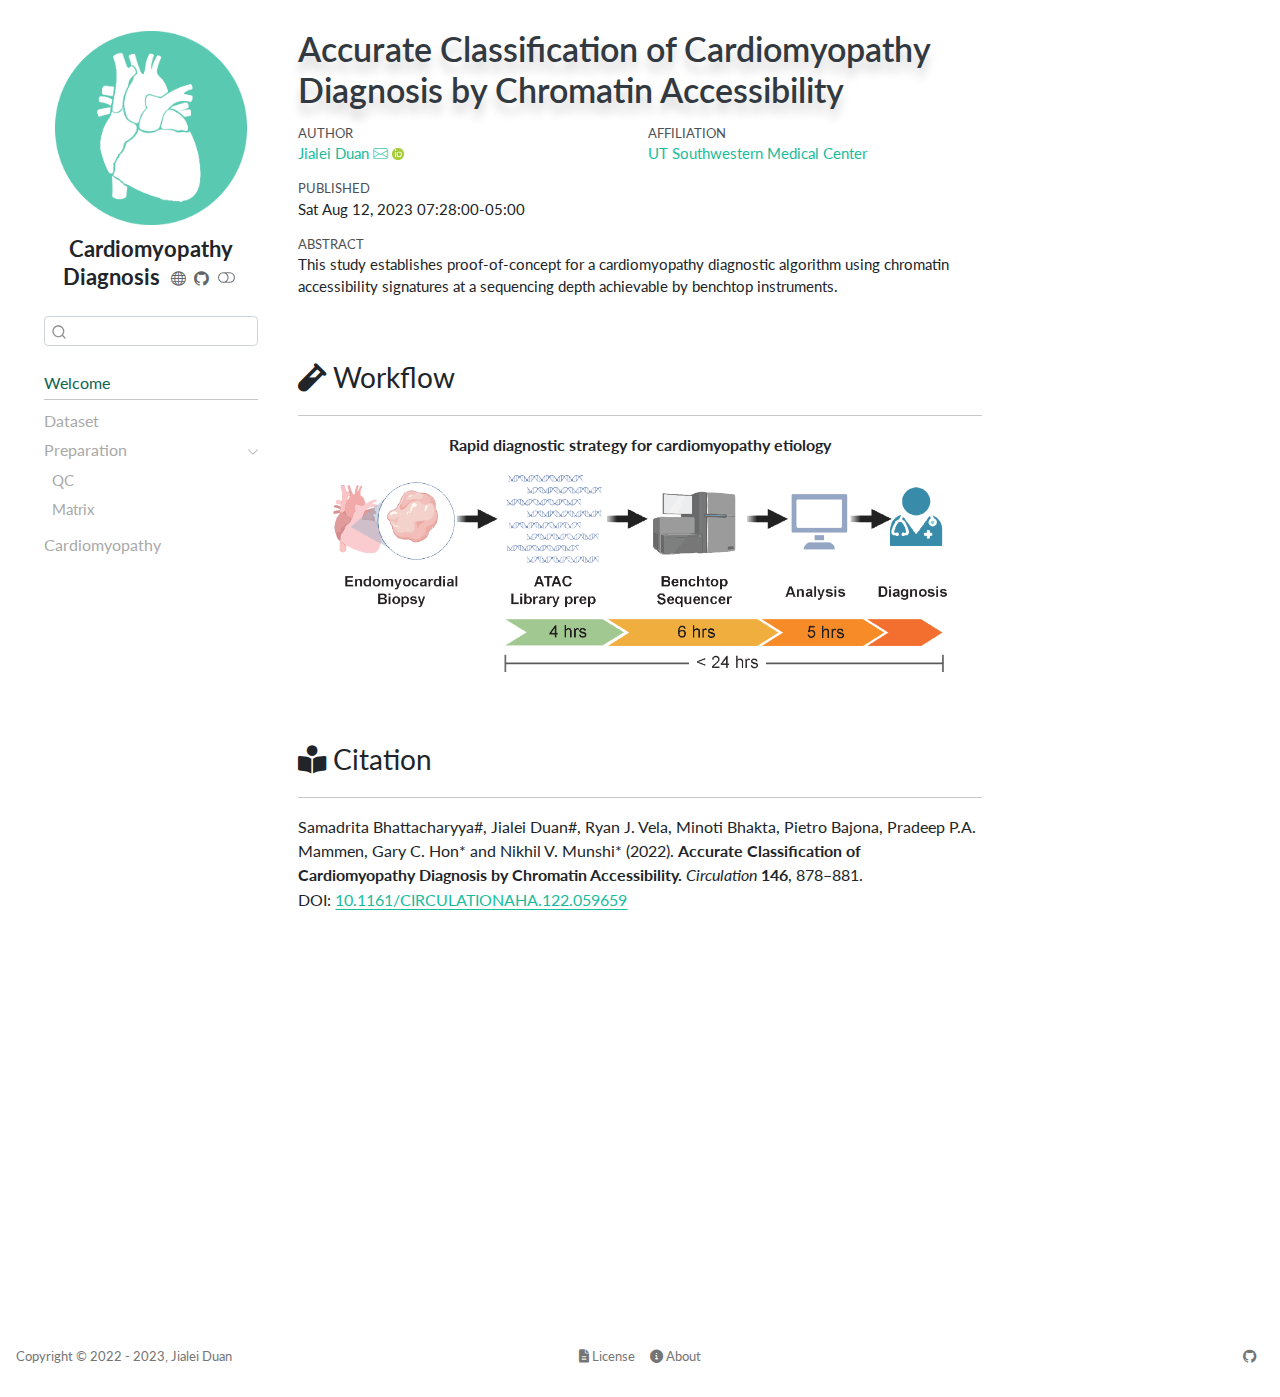
<file: docs/index.html>
<!DOCTYPE html>
<html xmlns="http://www.w3.org/1999/xhtml" lang="en" xml:lang="en"><head>
<meta http-equiv="Content-Type" content="text/html; charset=UTF-8">
<meta charset="utf-8">
<meta name="generator" content="quarto-99.9.9">
<meta name="viewport" content="width=device-width, initial-scale=1.0, user-scalable=yes">
<meta name="author" content="Jialei Duan">
<title>Cardiomyopathy Diagnosis - Accurate Classification of Cardiomyopathy Diagnosis by Chromatin Accessibility</title>
<style>
code{white-space: pre-wrap;}
span.smallcaps{font-variant: small-caps;}
div.columns{display: flex; gap: min(4vw, 1.5em);}
div.column{flex: auto; overflow-x: auto;}
div.hanging-indent{margin-left: 1.5em; text-indent: -1.5em;}
ul.task-list{list-style: none;}
ul.task-list li input[type="checkbox"] {
  width: 0.8em;
  margin: 0 0.8em 0.2em -1em; /* quarto-specific, see https://github.com/quarto-dev/quarto-cli/issues/4556 */ 
  vertical-align: middle;
}
</style>

<script src="site_libs/quarto-nav/quarto-nav.js"></script>
<script src="site_libs/clipboard/clipboard.min.js"></script>
<script src="site_libs/quarto-search/autocomplete.umd.js"></script>
<script src="site_libs/quarto-search/fuse.min.js"></script>
<script src="site_libs/quarto-search/quarto-search.js"></script>
<meta name="quarto:offset" content="./">
<link href="./favicon.png" rel="icon" type="image/png">
<script src="site_libs/quarto-html/quarto.js"></script>
<script src="site_libs/quarto-html/popper.min.js"></script>
<script src="site_libs/quarto-html/tippy.umd.min.js"></script>
<script src="site_libs/quarto-html/anchor.min.js"></script>
<link href="site_libs/quarto-html/tippy.css" rel="stylesheet">
<link href="site_libs/quarto-html/quarto-syntax-highlighting.css" rel="stylesheet" class="quarto-color-scheme" id="quarto-text-highlighting-styles">
<link href="site_libs/quarto-html/quarto-syntax-highlighting-dark.css" rel="prefetch" class="quarto-color-scheme quarto-color-alternate" id="quarto-text-highlighting-styles">
<script src="site_libs/bootstrap/bootstrap.min.js"></script>
<link href="site_libs/bootstrap/bootstrap-icons.css" rel="stylesheet">
<link href="site_libs/bootstrap/bootstrap.min.css" rel="stylesheet" class="quarto-color-scheme" id="quarto-bootstrap" data-mode="light">
<link href="site_libs/bootstrap/bootstrap-dark.min.css" rel="prefetch" class="quarto-color-scheme quarto-color-alternate" id="quarto-bootstrap" data-mode="dark">
<script src="site_libs/quarto-contrib/glightbox/glightbox.min.js"></script>
<link href="site_libs/quarto-contrib/glightbox/glightbox.min.css" rel="stylesheet">
<link href="site_libs/quarto-contrib/glightbox/lightbox.css" rel="stylesheet">
<link href="site_libs/quarto-contrib/fontawesome6-0.1.0/all.css" rel="stylesheet">
<link href="site_libs/quarto-contrib/fontawesome6-0.1.0/latex-fontsize.css" rel="stylesheet"><script id="quarto-search-options" type="application/json">{
  "location": "sidebar",
  "copy-button": false,
  "collapse-after": 3,
  "panel-placement": "start",
  "type": "textbox",
  "limit": 20,
  "keyboard-shortcut": [
    "f",
    "/",
    "s"
  ],
  "language": {
    "search-no-results-text": "No results",
    "search-matching-documents-text": "matching documents",
    "search-copy-link-title": "Copy link to search",
    "search-hide-matches-text": "Hide additional matches",
    "search-more-match-text": "more match in this document",
    "search-more-matches-text": "more matches in this document",
    "search-clear-button-title": "Clear",
    "search-detached-cancel-button-title": "Cancel",
    "search-submit-button-title": "Submit",
    "search-label": "Search"
  }
}</script><script async="" src="https://www.googletagmanager.com/gtag/js?id=G-DX6PCXFCKG"></script><script type="text/javascript">

window.dataLayer = window.dataLayer || [];
function gtag(){dataLayer.push(arguments);}
gtag('js', new Date());
gtag('config', 'G-DX6PCXFCKG', { 'anonymize_ip': true});
</script><link rel="stylesheet" href="styles.css">
<meta property="og:title" content="Accurate Classification of Cardiomyopathy Diagnosis by Chromatin Accessibility">
<meta property="og:description" content="This study establishes proof-of-concept for a cardiomyopathy diagnostic algorithm using chromatin accessibility signatures at a sequencing depth achievable by benchtop instruments.">
<meta property="og:image" content="https://jlduan.github.io/cardiomyopathy-etiology/workflow.png">
<meta property="og:site_name" content="Cardiomyopathy Diagnosis">
<meta property="og:image:height" content="671">
<meta property="og:image:width" content="2093">
<meta name="twitter:title" content="Accurate Classification of Cardiomyopathy Diagnosis by Chromatin Accessibility">
<meta name="twitter:description" content="This study establishes proof-of-concept for a cardiomyopathy diagnostic algorithm using chromatin accessibility signatures at a sequencing depth achievable by benchtop instruments.">
<meta name="twitter:image" content="https://jlduan.github.io/cardiomyopathy-etiology/workflow.png">
<meta name="twitter:creator" content="@jlduan">
<meta name="twitter:site" content="@jlduan">
<meta name="twitter:image-height" content="671">
<meta name="twitter:image-width" content="2093">
<meta name="twitter:card" content="summary_large_image">
<meta name="citation_title" content="Accurate Classification of Cardiomyopathy Diagnosis by Chromatin Accessibility">
<meta name="citation_abstract" content="This study establishes proof-of-concept for a cardiomyopathy diagnostic algorithm using chromatin accessibility signatures at a sequencing depth achievable by benchtop instruments.
">
<meta name="citation_author" content="Jialei Duan">
<meta name="citation_publication_date" content="2023-08-12">
<meta name="citation_cover_date" content="2023-08-12">
<meta name="citation_year" content="2023">
<meta name="citation_online_date" content="2023-08-12">
<meta name="citation_fulltext_html_url" content="https://jlduan.github.io/cardiomyopathy-etiology/">
<meta name="citation_language" content="en">
</head>
<body class="nav-sidebar floating">

<div id="quarto-search-results"></div>
  <header id="quarto-header" class="headroom fixed-top"><nav class="quarto-secondary-nav"><div class="container-fluid d-flex">
      <button type="button" class="quarto-btn-toggle btn" data-bs-toggle="collapse" data-bs-target="#quarto-sidebar,#quarto-sidebar-glass" aria-controls="quarto-sidebar" aria-expanded="false" aria-label="Toggle sidebar navigation" onclick="if (window.quartoToggleHeadroom) { window.quartoToggleHeadroom(); }">
        <i class="bi bi-layout-text-sidebar-reverse"></i>
      </button>
        <nav class="quarto-page-breadcrumbs" aria-label="breadcrumb"><ol class="breadcrumb"><li class="breadcrumb-item"><a href="./index.html">Welcome</a></li></ol></nav>
        <a class="flex-grow-1" role="button" data-bs-toggle="collapse" data-bs-target="#quarto-sidebar,#quarto-sidebar-glass" aria-controls="quarto-sidebar" aria-expanded="false" aria-label="Toggle sidebar navigation" onclick="if (window.quartoToggleHeadroom) { window.quartoToggleHeadroom(); }">      
        </a>
      <button type="button" class="btn quarto-search-button" aria-label="" onclick="window.quartoOpenSearch();">
        <i class="bi bi-search"></i>
      </button>
    </div>
  </nav></header><!-- content --><div id="quarto-content" class="quarto-container page-columns page-rows-contents page-layout-article">
<!-- sidebar -->
  <nav id="quarto-sidebar" class="sidebar collapse collapse-horizontal sidebar-navigation floating overflow-auto"><div class="pt-lg-2 mt-2 text-center sidebar-header sidebar-header-stacked">
      <a href="./index.html" class="sidebar-logo-link">
      <img src="./logo.png" alt="" class="sidebar-logo py-0 d-lg-inline d-none"></a>
    <div class="sidebar-title mb-0 py-0">
      <a href="./"><strong>Cardiomyopathy Diagnosis</strong></a> 
        <div class="sidebar-tools-main tools-wide">
    <a href="https://github.com/jlduan" title="Cardiomyopathy Diagnosis" class="quarto-navigation-tool px-1" aria-label="Cardiomyopathy Diagnosis"><i class="bi bi-globe"></i></a>
    <a href="https://github.com/jlduan/cardiomyopathy-etiology" title="GitHub" class="quarto-navigation-tool px-1" aria-label="GitHub"><i class="bi bi-github"></i></a>
  <a href="" class="quarto-color-scheme-toggle quarto-navigation-tool  px-1" onclick="window.quartoToggleColorScheme(); return false;" title="Toggle dark mode"><i class="bi"></i></a>
</div>
    </div>
      </div>
        <div class="mt-2 flex-shrink-0 align-items-center">
        <div class="sidebar-search">
        <div id="quarto-search" class="" title="Search"></div>
        </div>
        </div>
    <div class="sidebar-menu-container"> 
    <ul class="list-unstyled mt-1">
<li class="sidebar-item">
  <div class="sidebar-item-container"> 
  <a href="./index.html" class="sidebar-item-text sidebar-link active">
 <span class="menu-text">Welcome</span></a>
  </div>
</li>
        <li class="px-0"><hr class="sidebar-divider hi "></li>
        <li class="sidebar-item">
  <div class="sidebar-item-container"> 
  <a href="./dataset.html" class="sidebar-item-text sidebar-link">
 <span class="menu-text">Dataset</span></a>
  </div>
</li>
        <li class="sidebar-item sidebar-item-section">
      <div class="sidebar-item-container"> 
            <a class="sidebar-item-text sidebar-link text-start" data-bs-toggle="collapse" data-bs-target="#quarto-sidebar-section-1" aria-expanded="true">
 <span class="menu-text">Preparation</span></a>
          <a class="sidebar-item-toggle text-start" data-bs-toggle="collapse" data-bs-target="#quarto-sidebar-section-1" aria-expanded="true" aria-label="Toggle section">
            <i class="bi bi-chevron-right ms-2"></i>
          </a> 
      </div>
      <ul id="quarto-sidebar-section-1" class="collapse list-unstyled sidebar-section depth1 show">
<li class="sidebar-item">
  <div class="sidebar-item-container"> 
  <a href="./qc.html" class="sidebar-item-text sidebar-link">
 <span class="menu-text">QC</span></a>
  </div>
</li>
          <li class="sidebar-item">
  <div class="sidebar-item-container"> 
  <a href="./matrix.html" class="sidebar-item-text sidebar-link">
 <span class="menu-text">Matrix</span></a>
  </div>
</li>
      </ul>
</li>
        <li class="sidebar-item">
  <div class="sidebar-item-container"> 
  <a href="./cardiomyopathy.html" class="sidebar-item-text sidebar-link">
 <span class="menu-text">Cardiomyopathy</span></a>
  </div>
</li>
    </ul>
</div>
</nav><div id="quarto-sidebar-glass" data-bs-toggle="collapse" data-bs-target="#quarto-sidebar,#quarto-sidebar-glass"></div>
<!-- margin-sidebar -->
    <div id="quarto-margin-sidebar" class="sidebar margin-sidebar">
        
    </div>
<!-- main -->
<main class="content" id="quarto-document-content"><header id="title-block-header" class="quarto-title-block default"><div class="quarto-title">
<h1 class="title">Accurate Classification of Cardiomyopathy Diagnosis by Chromatin Accessibility</h1>
</div>


<div class="quarto-title-meta-author">
  <div class="quarto-title-meta-heading">Author</div>
  <div class="quarto-title-meta-heading">Affiliation</div>
  
    <div class="quarto-title-meta-contents">
    <p class="author"><a href="https://github.com/jlduan">Jialei Duan</a> <a href="mailto:duanjl+cardiomyopathy-etiology@gmail.com" class="quarto-title-author-email"><i class="bi bi-envelope"></i></a> <a href="https://orcid.org/0000-0003-4086-7461" class="quarto-title-author-orcid"> <img src="[data-uri]"></a></p>
  </div>
    <div class="quarto-title-meta-contents">
        <p class="affiliation">
            <a href="https://www.utsouthwestern.edu/education/medical-school/departments/green-center">
            UT Southwestern Medical Center
            </a>
          </p>
      </div>
    </div>

<div class="quarto-title-meta">

      
    <div>
    <div class="quarto-title-meta-heading">Published</div>
    <div class="quarto-title-meta-contents">
      <p class="date">Sat Aug 12, 2023 07:28:00-05:00</p>
    </div>
  </div>
  
    
  </div>
  
<div>
  <div class="abstract">
    <div class="block-title">Abstract</div>
    <p>This study establishes proof-of-concept for a cardiomyopathy diagnostic algorithm using chromatin accessibility signatures at a sequencing depth achievable by benchtop instruments.</p>
  </div>
</div>


</header><p><br></p>
<p><span style="font-size:1.75em;"><i class="fa-solid fa-vial" aria-hidden="true"></i> Workflow</span></p>
<hr>
<p style="text-align: center;">
<strong>Rapid diagnostic strategy for cardiomyopathy etiology</strong>
</p>
<div class="quarto-figure quarto-figure-center">
<figure class="figure"><p><a href="workflow.png" class="lightbox" data-gallery="quarto-lightbox-gallery-1" data-desc-position="left" data-description="This study establishes proof-of-concept for a cardiomyopathy diagnostic algorithm using chromatin accessibility signatures at a sequencing depth achievable by benchtop instruments."><img src="workflow.png" class="img-fluid figure-img" style="width:90.0%"></a></p>
</figure>
</div>
<p><br></p>
<p><span style="font-size:1.75em;"><i class="fa-solid fa-book-open-reader" aria-hidden="true"></i> Citation</span></p>
<hr>
<p>Samadrita Bhattacharyya#, Jialei Duan#, Ryan J. Vela, Minoti Bhakta, Pietro Bajona, Pradeep P.A. Mammen, Gary C. Hon* and Nikhil V. Munshi* (2022). <strong>Accurate Classification of Cardiomyopathy Diagnosis by Chromatin Accessibility.</strong> <em>Circulation</em> <strong>146</strong>, 878–881.<br> DOI: <a href="https://doi.org/10.1161/CIRCULATIONAHA.122.059659">10.1161/CIRCULATIONAHA.122.059659</a></p>
<span class="__dimensions_badge_embed__" data-doi="10.1161/CIRCULATIONAHA.122.059659" data-hide-zero-citations="true" data-style="small_circle"></span>
<script async="" src="https://badge.dimensions.ai/badge.js" charset="utf-8"></script><p><br></p>
<p><br></p>
<p><br></p>
<p><br></p>
<p><br></p>
<p><br></p>
<p><br></p>
<p><br></p>



</main><!-- /main --><script id="quarto-html-after-body" type="application/javascript">
window.document.addEventListener("DOMContentLoaded", function (event) {
  const toggleBodyColorMode = (bsSheetEl) => {
    const mode = bsSheetEl.getAttribute("data-mode");
    const bodyEl = window.document.querySelector("body");
    if (mode === "dark") {
      bodyEl.classList.add("quarto-dark");
      bodyEl.classList.remove("quarto-light");
    } else {
      bodyEl.classList.add("quarto-light");
      bodyEl.classList.remove("quarto-dark");
    }
  }
  const toggleBodyColorPrimary = () => {
    const bsSheetEl = window.document.querySelector("link#quarto-bootstrap");
    if (bsSheetEl) {
      toggleBodyColorMode(bsSheetEl);
    }
  }
  toggleBodyColorPrimary();  
  const disableStylesheet = (stylesheets) => {
    for (let i=0; i < stylesheets.length; i++) {
      const stylesheet = stylesheets[i];
      stylesheet.rel = 'prefetch';
    }
  }
  const enableStylesheet = (stylesheets) => {
    for (let i=0; i < stylesheets.length; i++) {
      const stylesheet = stylesheets[i];
      stylesheet.rel = 'stylesheet';
    }
  }
  const manageTransitions = (selector, allowTransitions) => {
    const els = window.document.querySelectorAll(selector);
    for (let i=0; i < els.length; i++) {
      const el = els[i];
      if (allowTransitions) {
        el.classList.remove('notransition');
      } else {
        el.classList.add('notransition');
      }
    }
  }
  const toggleGiscusIfUsed = (isAlternate, darkModeDefault) => {
    const baseTheme = document.querySelector('#giscus-base-theme')?.value ?? 'light';
    const alternateTheme = document.querySelector('#giscus-alt-theme')?.value ?? 'dark';
    let newTheme = '';
    if(darkModeDefault) {
      newTheme = isAlternate ? baseTheme : alternateTheme;
    } else {
      newTheme = isAlternate ? alternateTheme : baseTheme;
    }
    const changeGiscusTheme = () => {
      // From: https://github.com/giscus/giscus/issues/336
      const sendMessage = (message) => {
        const iframe = document.querySelector('iframe.giscus-frame');
        if (!iframe) return;
        iframe.contentWindow.postMessage({ giscus: message }, 'https://giscus.app');
      }
      sendMessage({
        setConfig: {
          theme: newTheme
        }
      });
    }
    const isGiscussLoaded = window.document.querySelector('iframe.giscus-frame') !== null;
    if (isGiscussLoaded) {
      changeGiscusTheme();
    }
  }
  const toggleColorMode = (alternate) => {
    // Switch the stylesheets
    const alternateStylesheets = window.document.querySelectorAll('link.quarto-color-scheme.quarto-color-alternate');
    manageTransitions('#quarto-margin-sidebar .nav-link', false);
    if (alternate) {
      enableStylesheet(alternateStylesheets);
      for (const sheetNode of alternateStylesheets) {
        if (sheetNode.id === "quarto-bootstrap") {
          toggleBodyColorMode(sheetNode);
        }
      }
    } else {
      disableStylesheet(alternateStylesheets);
      toggleBodyColorPrimary();
    }
    manageTransitions('#quarto-margin-sidebar .nav-link', true);
    // Switch the toggles
    const toggles = window.document.querySelectorAll('.quarto-color-scheme-toggle');
    for (let i=0; i < toggles.length; i++) {
      const toggle = toggles[i];
      if (toggle) {
        if (alternate) {
          toggle.classList.add("alternate");     
        } else {
          toggle.classList.remove("alternate");
        }
      }
    }
    // Hack to workaround the fact that safari doesn't
    // properly recolor the scrollbar when toggling (#1455)
    if (navigator.userAgent.indexOf('Safari') > 0 && navigator.userAgent.indexOf('Chrome') == -1) {
      manageTransitions("body", false);
      window.scrollTo(0, 1);
      setTimeout(() => {
        window.scrollTo(0, 0);
        manageTransitions("body", true);
      }, 40);  
    }
  }
  const isFileUrl = () => { 
    return window.location.protocol === 'file:';
  }
  const hasAlternateSentinel = () => {  
    let styleSentinel = getColorSchemeSentinel();
    if (styleSentinel !== null) {
      return styleSentinel === "alternate";
    } else {
      return false;
    }
  }
  const setStyleSentinel = (alternate) => {
    const value = alternate ? "alternate" : "default";
    if (!isFileUrl()) {
      window.localStorage.setItem("quarto-color-scheme", value);
    } else {
      localAlternateSentinel = value;
    }
  }
  const getColorSchemeSentinel = () => {
    if (!isFileUrl()) {
      const storageValue = window.localStorage.getItem("quarto-color-scheme");
      return storageValue != null ? storageValue : localAlternateSentinel;
    } else {
      return localAlternateSentinel;
    }
  }
  const darkModeDefault = false;
  let localAlternateSentinel = darkModeDefault ? 'alternate' : 'default';
  // Dark / light mode switch
  window.quartoToggleColorScheme = () => {
    // Read the current dark / light value 
    let toAlternate = !hasAlternateSentinel();
    toggleColorMode(toAlternate);
    setStyleSentinel(toAlternate);
    toggleGiscusIfUsed(toAlternate, darkModeDefault);
  };
  // Ensure there is a toggle, if there isn't float one in the top right
  if (window.document.querySelector('.quarto-color-scheme-toggle') === null) {
    const a = window.document.createElement('a');
    a.classList.add('top-right');
    a.classList.add('quarto-color-scheme-toggle');
    a.href = "";
    a.onclick = function() { try { window.quartoToggleColorScheme(); } catch {} return false; };
    const i = window.document.createElement("i");
    i.classList.add('bi');
    a.appendChild(i);
    window.document.body.appendChild(a);
  }
  // Switch to dark mode if need be
  if (hasAlternateSentinel()) {
    toggleColorMode(true);
  } else {
    toggleColorMode(false);
  }
  const icon = "";
  const anchorJS = new window.AnchorJS();
  anchorJS.options = {
    placement: 'right',
    icon: icon
  };
  anchorJS.add('.anchored');
  const isCodeAnnotation = (el) => {
    for (const clz of el.classList) {
      if (clz.startsWith('code-annotation-')) {                     
        return true;
      }
    }
    return false;
  }
  const clipboard = new window.ClipboardJS('.code-copy-button', {
    text: function(trigger) {
      const codeEl = trigger.previousElementSibling.cloneNode(true);
      for (const childEl of codeEl.children) {
        if (isCodeAnnotation(childEl)) {
          childEl.remove();
        }
      }
      return codeEl.innerText;
    }
  });
  clipboard.on('success', function(e) {
    // button target
    const button = e.trigger;
    // don't keep focus
    button.blur();
    // flash "checked"
    button.classList.add('code-copy-button-checked');
    var currentTitle = button.getAttribute("title");
    button.setAttribute("title", "Copied!");
    let tooltip;
    if (window.bootstrap) {
      button.setAttribute("data-bs-toggle", "tooltip");
      button.setAttribute("data-bs-placement", "left");
      button.setAttribute("data-bs-title", "Copied!");
      tooltip = new bootstrap.Tooltip(button, 
        { trigger: "manual", 
          customClass: "code-copy-button-tooltip",
          offset: [0, -8]});
      tooltip.show();    
    }
    setTimeout(function() {
      if (tooltip) {
        tooltip.hide();
        button.removeAttribute("data-bs-title");
        button.removeAttribute("data-bs-toggle");
        button.removeAttribute("data-bs-placement");
      }
      button.setAttribute("title", currentTitle);
      button.classList.remove('code-copy-button-checked');
    }, 1000);
    // clear code selection
    e.clearSelection();
  });
  function tippyHover(el, contentFn, onTriggerFn, onUntriggerFn) {
    const config = {
      allowHTML: true,
      maxWidth: 500,
      delay: 100,
      arrow: false,
      appendTo: function(el) {
          return el.parentElement;
      },
      interactive: true,
      interactiveBorder: 10,
      theme: 'quarto',
      placement: 'bottom-start',
    };
    if (contentFn) {
      config.content = contentFn;
    }
    if (onTriggerFn) {
      config.onTrigger = onTriggerFn;
    }
    if (onUntriggerFn) {
      config.onUntrigger = onUntriggerFn;
    }
    window.tippy(el, config); 
  }
  const noterefs = window.document.querySelectorAll('a[role="doc-noteref"]');
  for (var i=0; i<noterefs.length; i++) {
    const ref = noterefs[i];
    tippyHover(ref, function() {
      // use id or data attribute instead here
      let href = ref.getAttribute('data-footnote-href') || ref.getAttribute('href');
      try { href = new URL(href).hash; } catch {}
      const id = href.replace(/^#\/?/, "");
      const note = window.document.getElementById(id);
      return note.innerHTML;
    });
  }
  const xrefs = window.document.querySelectorAll('a.quarto-xref');
  const processXRef = (id, note) => {
    // Strip column container classes
    const stripColumnClz = (el) => {
      el.classList.remove("page-full", "page-columns");
      if (el.children) {
        for (const child of el.children) {
          stripColumnClz(child);
        }
      }
    }
    stripColumnClz(note)
    if (id.startsWith('sec-')) {
      // Special case sections, only their first couple elements
      const container = document.createElement("div");
      if (note.children && note.children.length > 2) {
        for (let i = 0; i < 2; i++) {
          container.appendChild(note.children[i].cloneNode(true));
        }
        return container.innerHTML
      } else {
        return note.innerHTML;
      }
    } else {
      // Remove any anchor links if they are present
      const anchorLink = note.querySelector('a.anchorjs-link');
      if (anchorLink) {
        anchorLink.remove();
      }
      return note.innerHTML;
    }
  }
  for (var i=0; i<xrefs.length; i++) {
    const xref = xrefs[i];
    tippyHover(xref, undefined, function(instance) {
      instance.disable();
      let url = xref.getAttribute('href');
      let hash = undefined; 
      if (url.startsWith('#')) {
        hash = url;
      } else {
        try { hash = new URL(url).hash; } catch {}
      }
      if (hash) {
        const id = hash.replace(/^#\/?/, "");
        const note = window.document.getElementById(id);
        if (note !== null) {
          try {
            const html = processXRef(id, note.cloneNode(true));
            instance.setContent(html);
          } finally {
            instance.enable();
            instance.show();
          }
        } else {
          // See if we can fetch this
          fetch(url.split('#')[0])
          .then(res => res.text())
          .then(html => {
            const parser = new DOMParser();
            const htmlDoc = parser.parseFromString(html, "text/html");
            const note = htmlDoc.getElementById(id);
            if (note !== null) {
              const html = processXRef(id, note);
              instance.setContent(html);
            } 
          }).finally(() => {
            instance.enable();
            instance.show();
          });
        }
      }
    }, function(instance) {
    });
  }
      let selectedAnnoteEl;
      const selectorForAnnotation = ( cell, annotation) => {
        let cellAttr = 'data-code-cell="' + cell + '"';
        let lineAttr = 'data-code-annotation="' +  annotation + '"';
        const selector = 'span[' + cellAttr + '][' + lineAttr + ']';
        return selector;
      }
      const selectCodeLines = (annoteEl) => {
        const doc = window.document;
        const targetCell = annoteEl.getAttribute("data-target-cell");
        const targetAnnotation = annoteEl.getAttribute("data-target-annotation");
        const annoteSpan = window.document.querySelector(selectorForAnnotation(targetCell, targetAnnotation));
        const lines = annoteSpan.getAttribute("data-code-lines").split(",");
        const lineIds = lines.map((line) => {
          return targetCell + "-" + line;
        })
        let top = null;
        let height = null;
        let parent = null;
        if (lineIds.length > 0) {
            //compute the position of the single el (top and bottom and make a div)
            const el = window.document.getElementById(lineIds[0]);
            top = el.offsetTop;
            height = el.offsetHeight;
            parent = el.parentElement.parentElement;
          if (lineIds.length > 1) {
            const lastEl = window.document.getElementById(lineIds[lineIds.length - 1]);
            const bottom = lastEl.offsetTop + lastEl.offsetHeight;
            height = bottom - top;
          }
          if (top !== null && height !== null && parent !== null) {
            // cook up a div (if necessary) and position it 
            let div = window.document.getElementById("code-annotation-line-highlight");
            if (div === null) {
              div = window.document.createElement("div");
              div.setAttribute("id", "code-annotation-line-highlight");
              div.style.position = 'absolute';
              parent.appendChild(div);
            }
            div.style.top = top - 2 + "px";
            div.style.height = height + 4 + "px";
            div.style.left = 0;
            let gutterDiv = window.document.getElementById("code-annotation-line-highlight-gutter");
            if (gutterDiv === null) {
              gutterDiv = window.document.createElement("div");
              gutterDiv.setAttribute("id", "code-annotation-line-highlight-gutter");
              gutterDiv.style.position = 'absolute';
              const codeCell = window.document.getElementById(targetCell);
              const gutter = codeCell.querySelector('.code-annotation-gutter');
              gutter.appendChild(gutterDiv);
            }
            gutterDiv.style.top = top - 2 + "px";
            gutterDiv.style.height = height + 4 + "px";
          }
          selectedAnnoteEl = annoteEl;
        }
      };
      const unselectCodeLines = () => {
        const elementsIds = ["code-annotation-line-highlight", "code-annotation-line-highlight-gutter"];
        elementsIds.forEach((elId) => {
          const div = window.document.getElementById(elId);
          if (div) {
            div.remove();
          }
        });
        selectedAnnoteEl = undefined;
      };
        // Handle positioning of the toggle
    window.addEventListener(
      "resize",
      throttle(() => {
        console.log("RESIZE");
        elRect = undefined;
        if (selectedAnnoteEl) {
          selectCodeLines(selectedAnnoteEl);
        }
      }, 10)
    );
    function throttle(fn, ms) {
    let throttle = false;
    let timer;
      return (...args) => {
        if(!throttle) { // first call gets through
            fn.apply(this, args);
            throttle = true;
        } else { // all the others get throttled
            if(timer) clearTimeout(timer); // cancel #2
            timer = setTimeout(() => {
              fn.apply(this, args);
              timer = throttle = false;
            }, ms);
        }
      };
    }
      // Attach click handler to the DT
      const annoteDls = window.document.querySelectorAll('dt[data-target-cell]');
      for (const annoteDlNode of annoteDls) {
        annoteDlNode.addEventListener('click', (event) => {
          const clickedEl = event.target;
          if (clickedEl !== selectedAnnoteEl) {
            unselectCodeLines();
            const activeEl = window.document.querySelector('dt[data-target-cell].code-annotation-active');
            if (activeEl) {
              activeEl.classList.remove('code-annotation-active');
            }
            selectCodeLines(clickedEl);
            clickedEl.classList.add('code-annotation-active');
          } else {
            // Unselect the line
            unselectCodeLines();
            clickedEl.classList.remove('code-annotation-active');
          }
        });
      }
  const findCites = (el) => {
    const parentEl = el.parentElement;
    if (parentEl) {
      const cites = parentEl.dataset.cites;
      if (cites) {
        return {
          el,
          cites: cites.split(' ')
        };
      } else {
        return findCites(el.parentElement)
      }
    } else {
      return undefined;
    }
  };
  var bibliorefs = window.document.querySelectorAll('a[role="doc-biblioref"]');
  for (var i=0; i<bibliorefs.length; i++) {
    const ref = bibliorefs[i];
    const citeInfo = findCites(ref);
    if (citeInfo) {
      tippyHover(citeInfo.el, function() {
        var popup = window.document.createElement('div');
        citeInfo.cites.forEach(function(cite) {
          var citeDiv = window.document.createElement('div');
          citeDiv.classList.add('hanging-indent');
          citeDiv.classList.add('csl-entry');
          var biblioDiv = window.document.getElementById('ref-' + cite);
          if (biblioDiv) {
            citeDiv.innerHTML = biblioDiv.innerHTML;
          }
          popup.appendChild(citeDiv);
        });
        return popup.innerHTML;
      });
    }
  }
    var localhostRegex = new RegExp(/^(?:http|https):\/\/localhost\:?[0-9]*\//);
      var filterRegex = new RegExp("^(?:http:|https:)\/\/leafletjs\.com");
    var isInternal = (href) => {
        return filterRegex.test(href) || localhostRegex.test(href);
    }
    // Inspect non-navigation links and adorn them if external
 	var links = window.document.querySelectorAll('a[href]:not(.nav-link):not(.navbar-brand):not(.toc-action):not(.sidebar-link):not(.sidebar-item-toggle):not(.pagination-link):not(.no-external):not([aria-hidden]):not(.dropdown-item):(.quarto-navigation-tool)');
    for (var i=0; i<links.length; i++) {
      const link = links[i];
      if (!isInternal(link.href)) {
          // target, if specified
          link.setAttribute("target", "_blank");
      }
    }
});
</script>
</div> <!-- /content -->
<footer class="footer"><div class="nav-footer">
    <div class="nav-footer-left">
<p>Copyright © 2022 - 2023, Jialei Duan</p>
</div>   
    <div class="nav-footer-center">
      <ul class="footer-items list-unstyled">
<li class="nav-item">
    <a class="nav-link" href="https://github.com/jlduan/cardiomyopathy-etiology/blob/main/LICENSE">
<p><i class="fa-solid fa-file-lines" aria-hidden="true"></i> License</p>
</a>
  </li>  
    <li class="nav-item">
    <a class="nav-link" href="./about.html">
<p><i class="fa-solid fa-circle-info" aria-hidden="true"></i> About</p>
</a>
  </li>  
</ul>
</div>
    <div class="nav-footer-right">
      <ul class="footer-items list-unstyled">
<li class="nav-item compact">
    <a class="nav-link active" href="https://github.com/jlduan/cardiomyopathy-etiology" aria-current="page">
      <i class="bi bi-github" role="img">
</i> 
    </a>
  </li>  
</ul>
</div>
  </div>
</footer><script>var lightboxQuarto = GLightbox({"closeEffect":"zoom","loop":false,"descPosition":"left","openEffect":"zoom","selector":".lightbox"});</script>


</body></html>
</file>
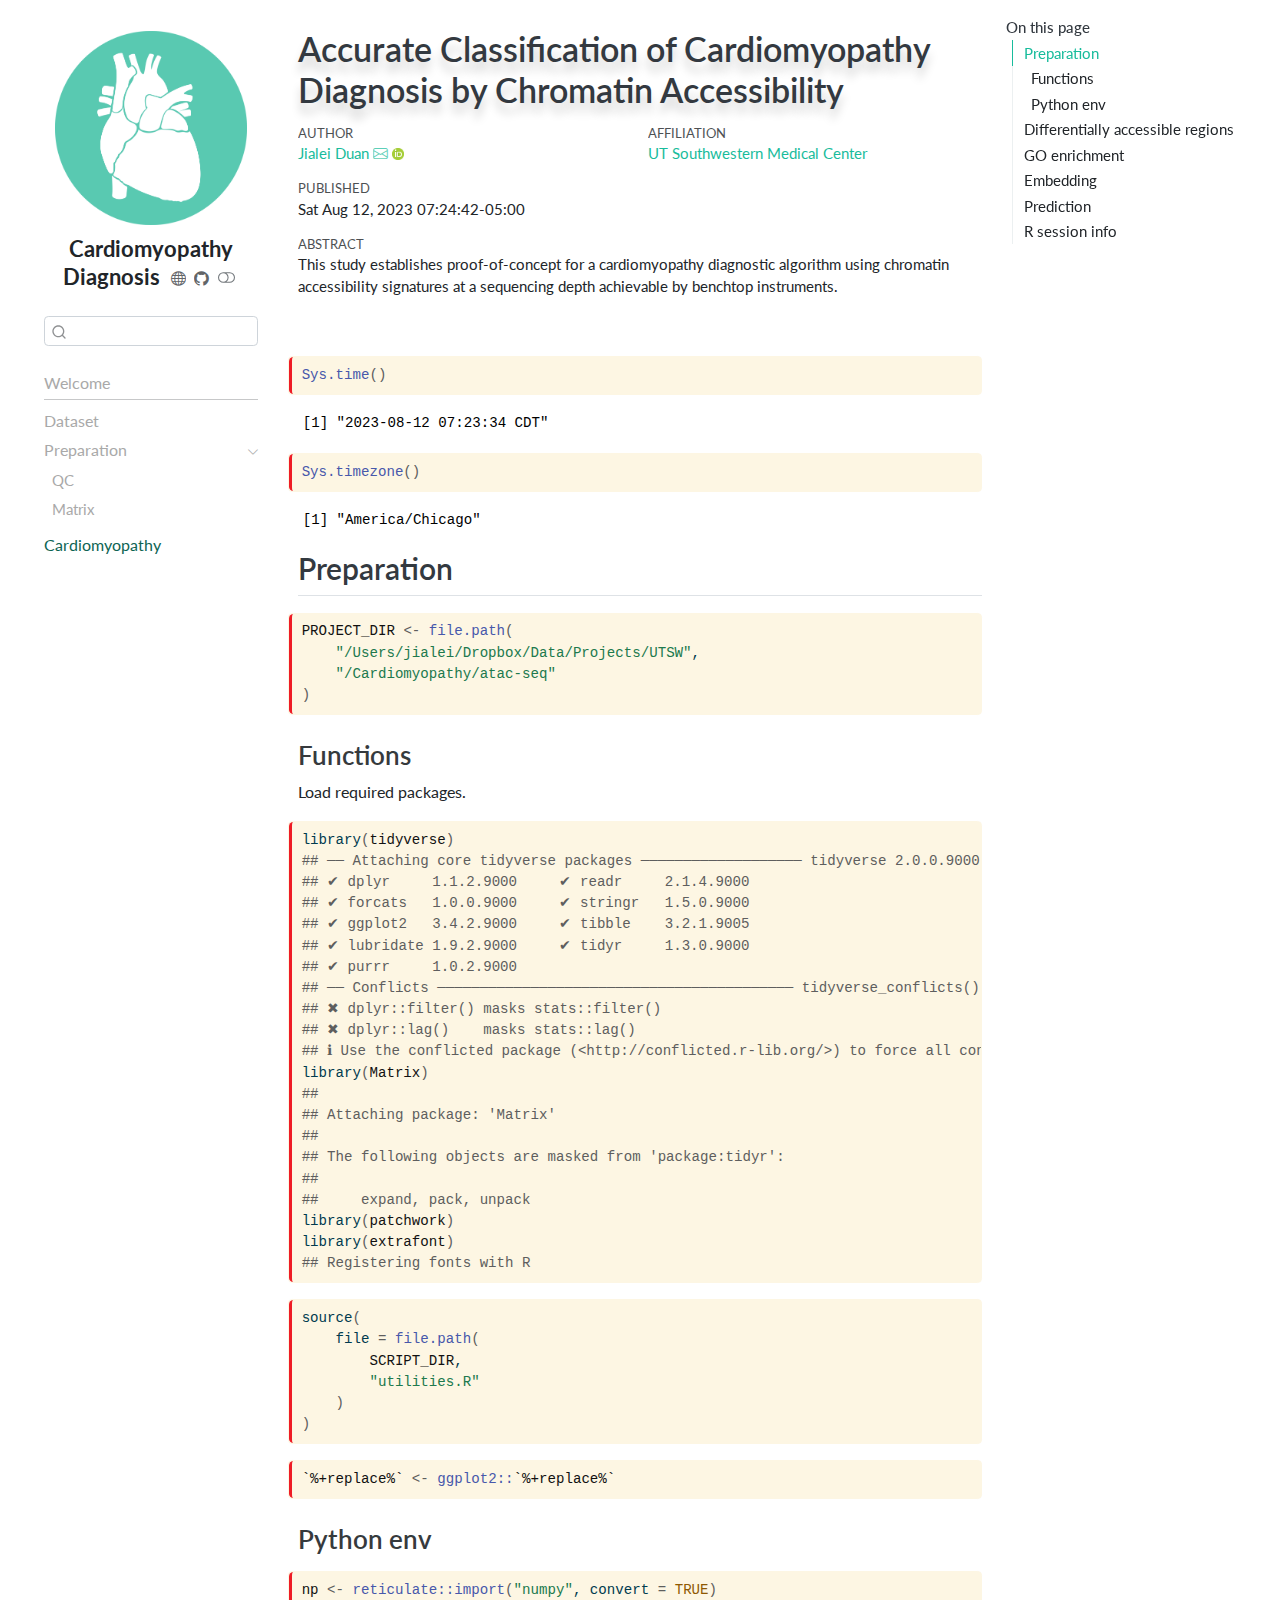
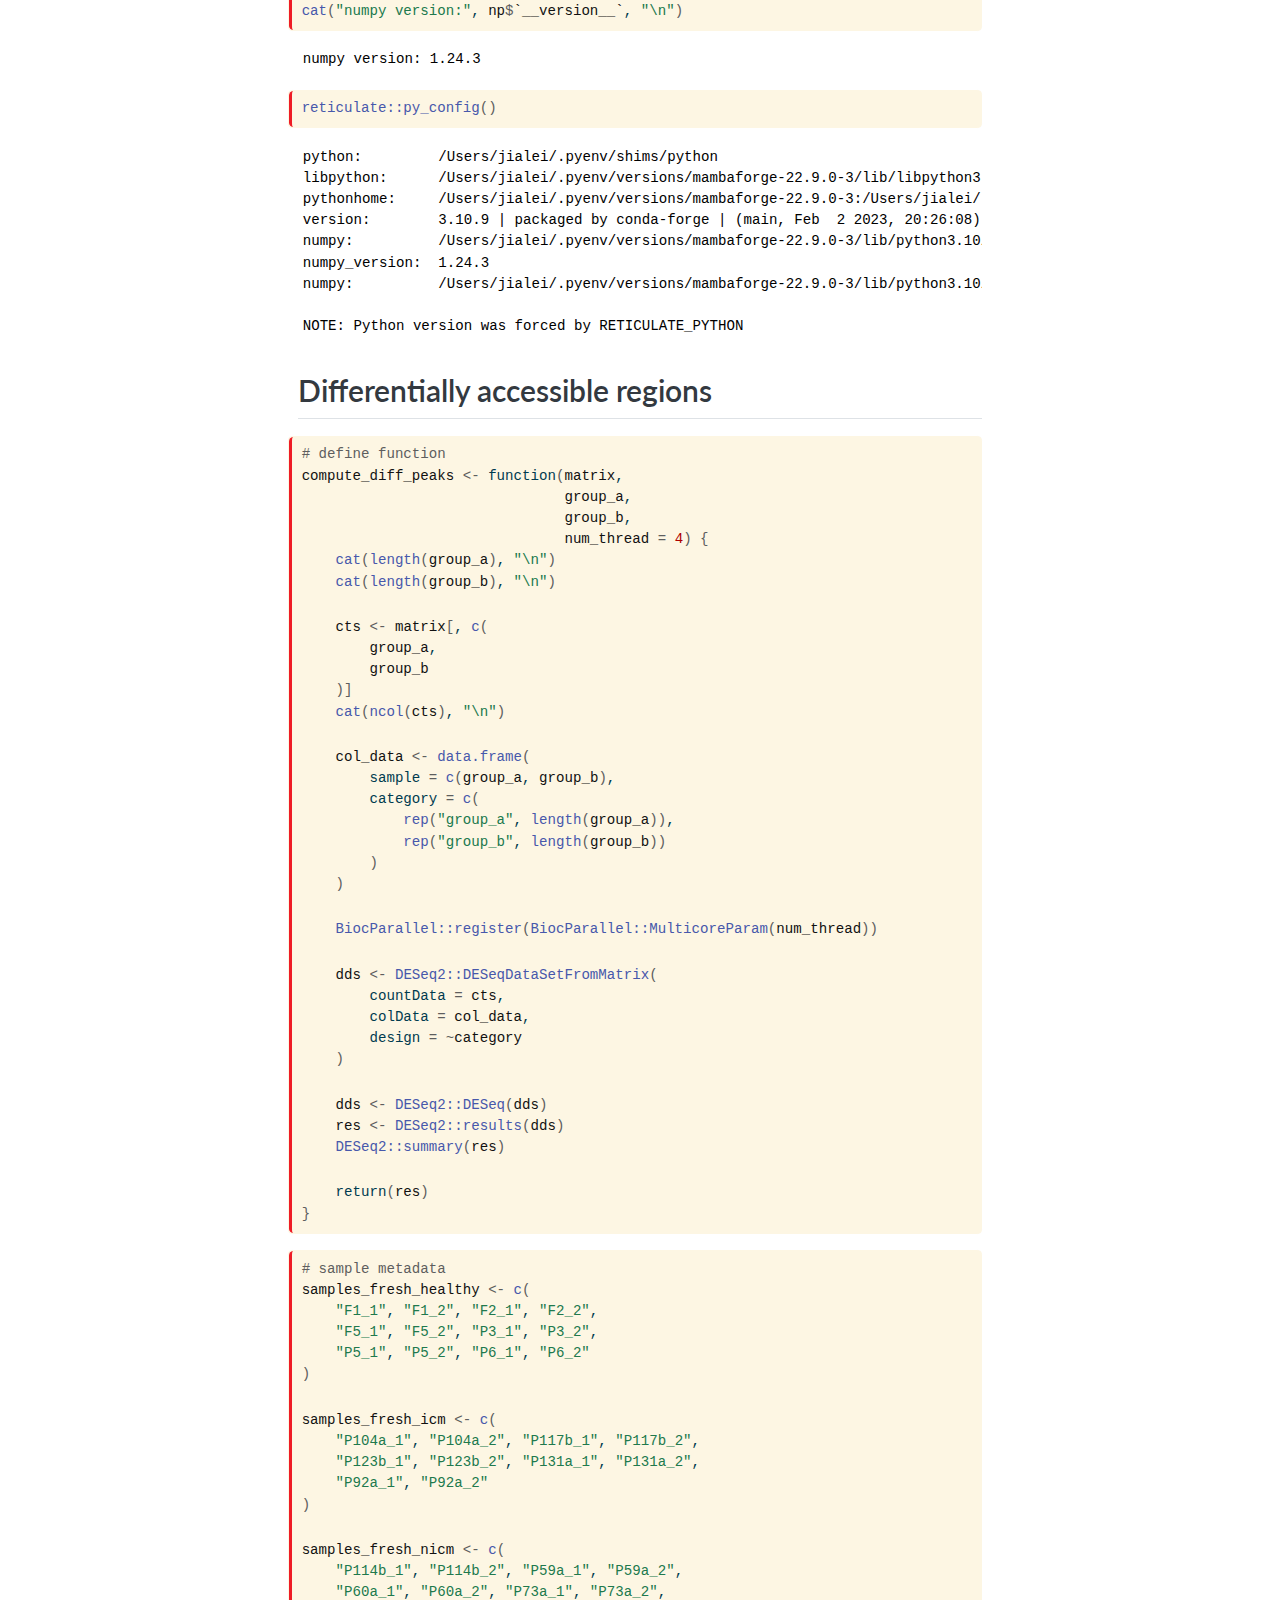
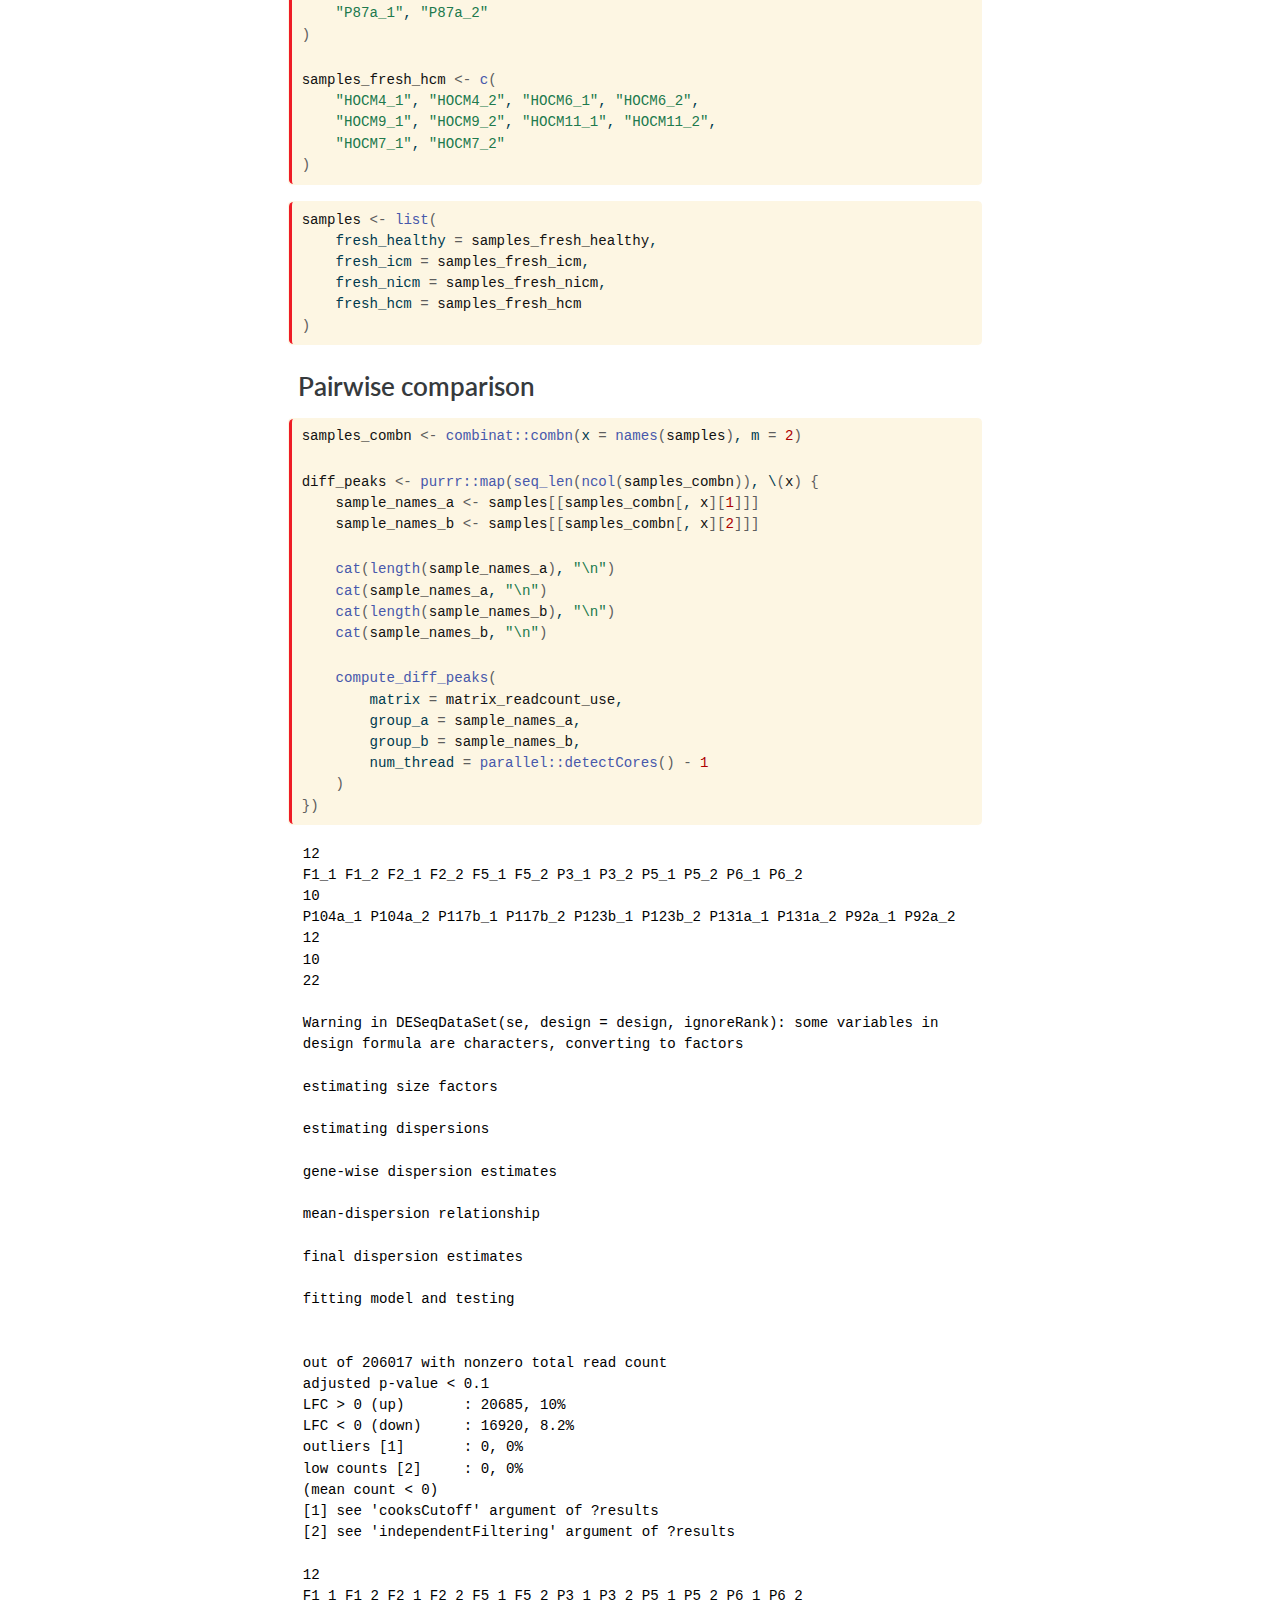
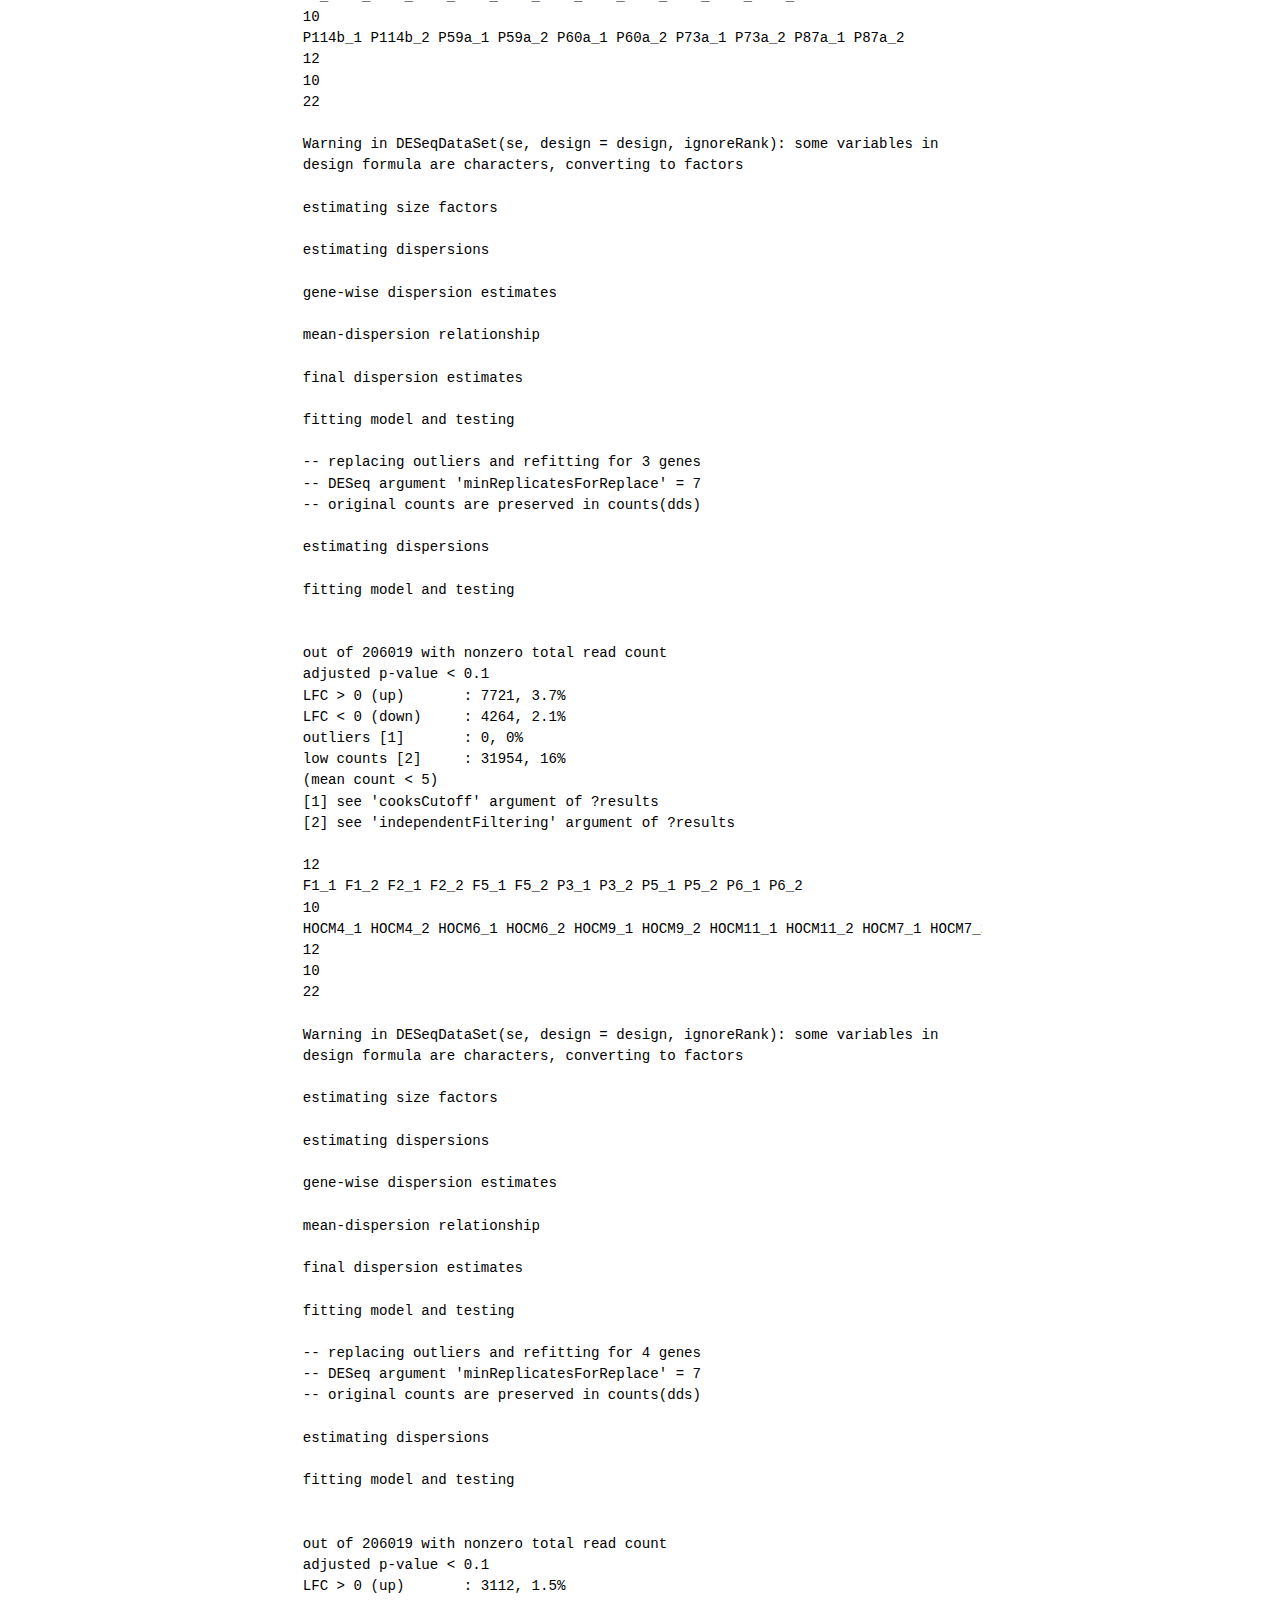
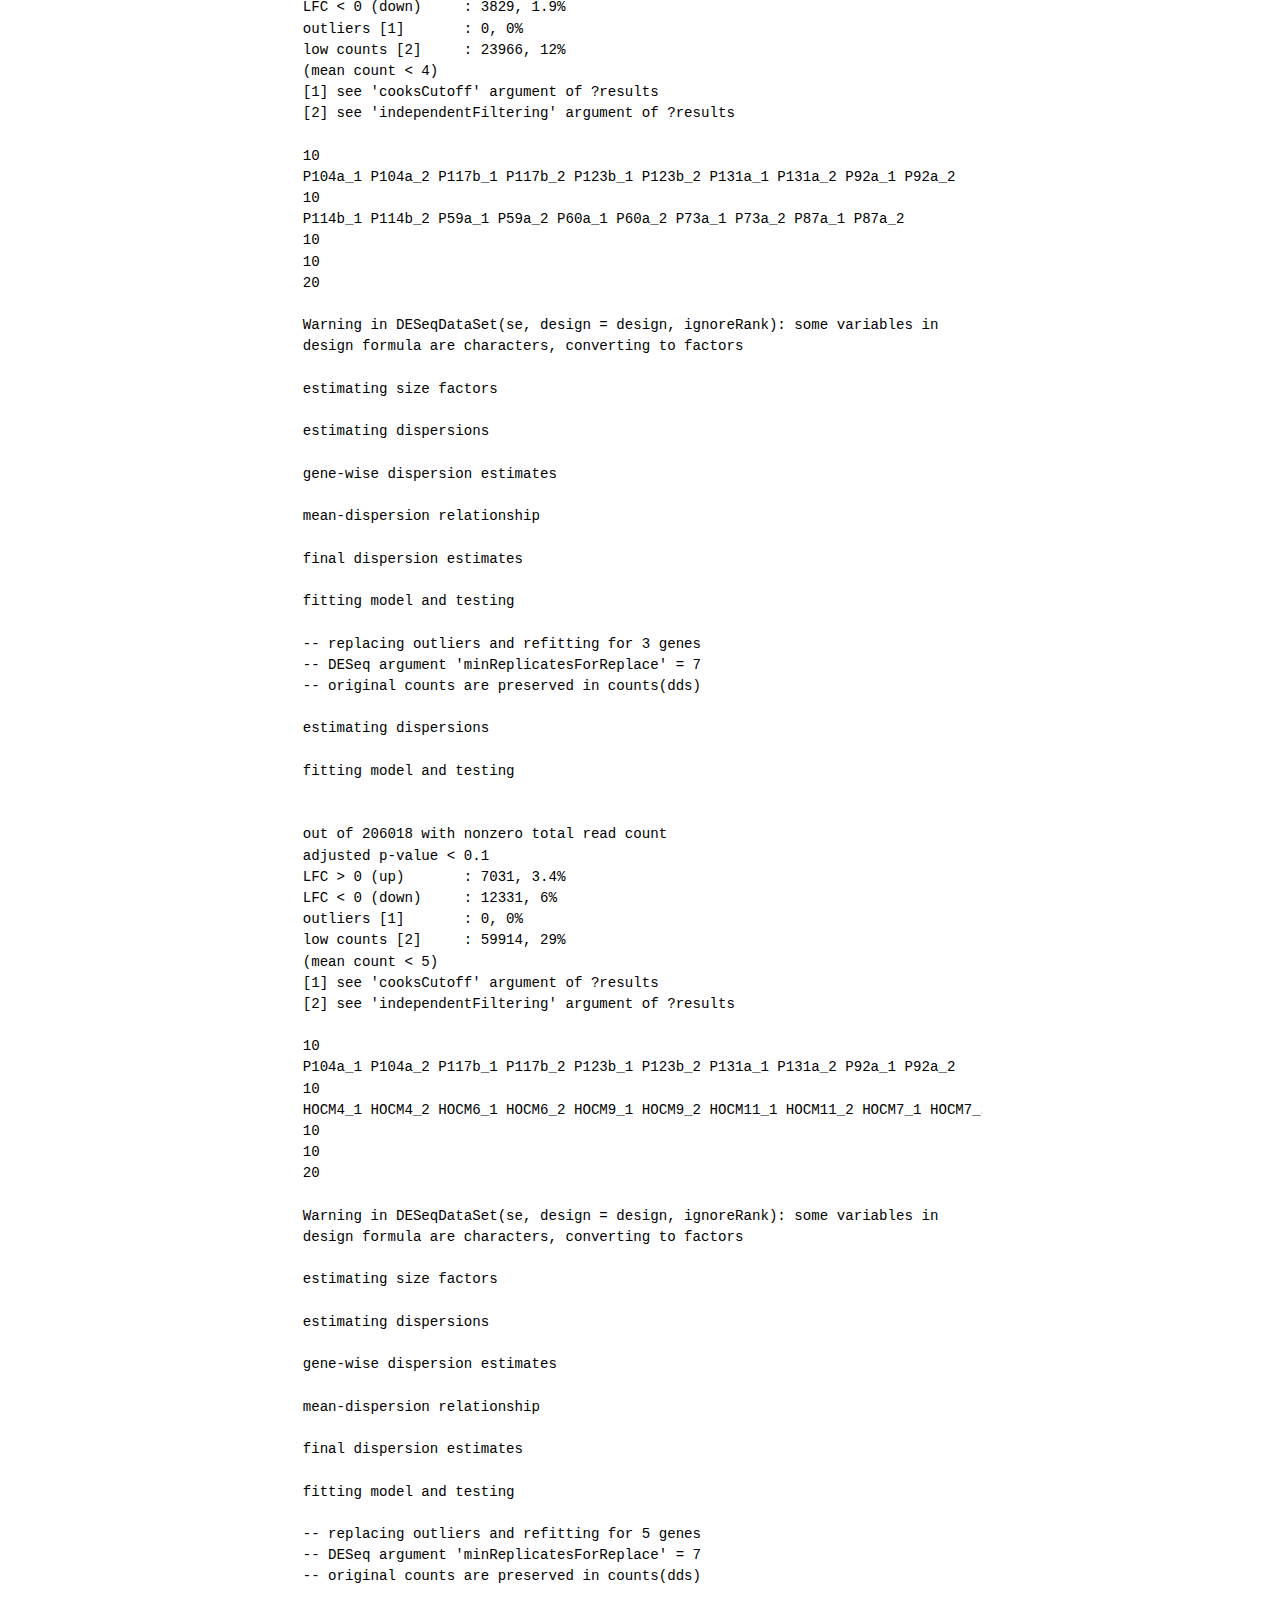
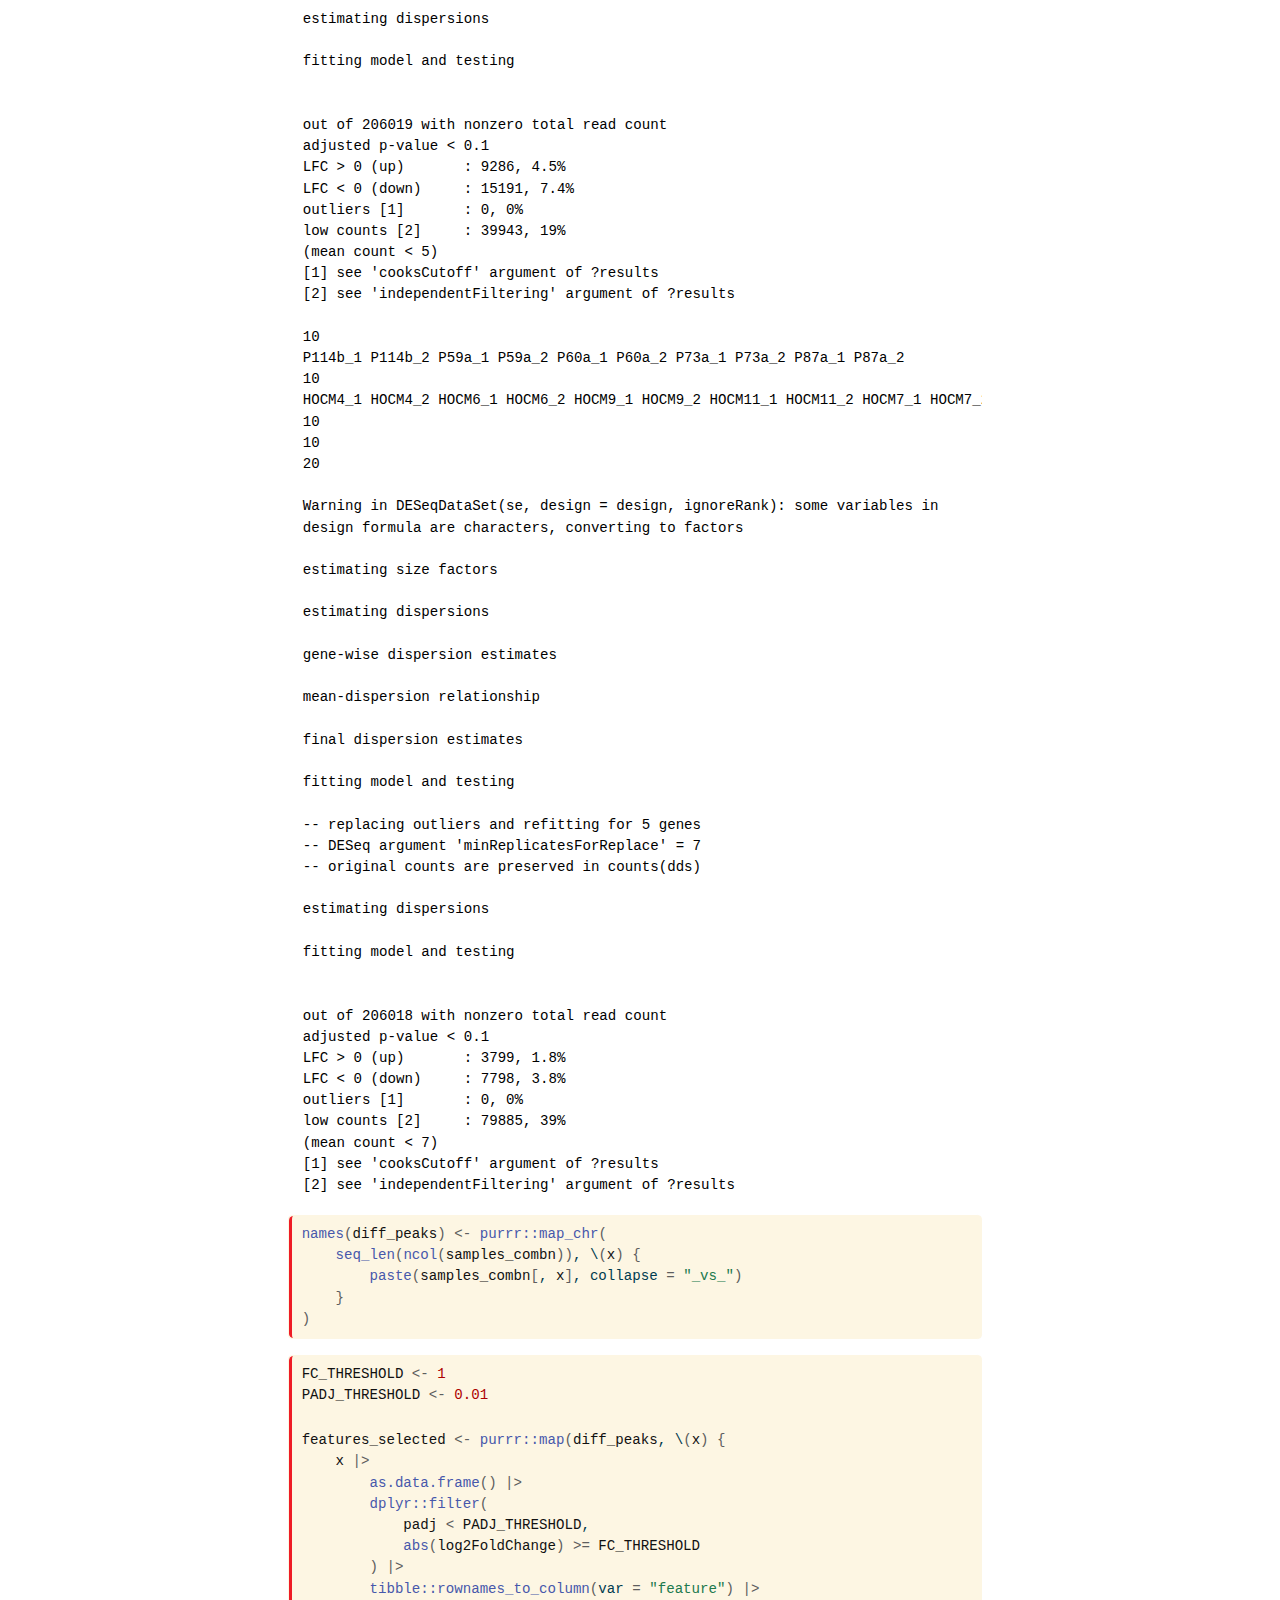
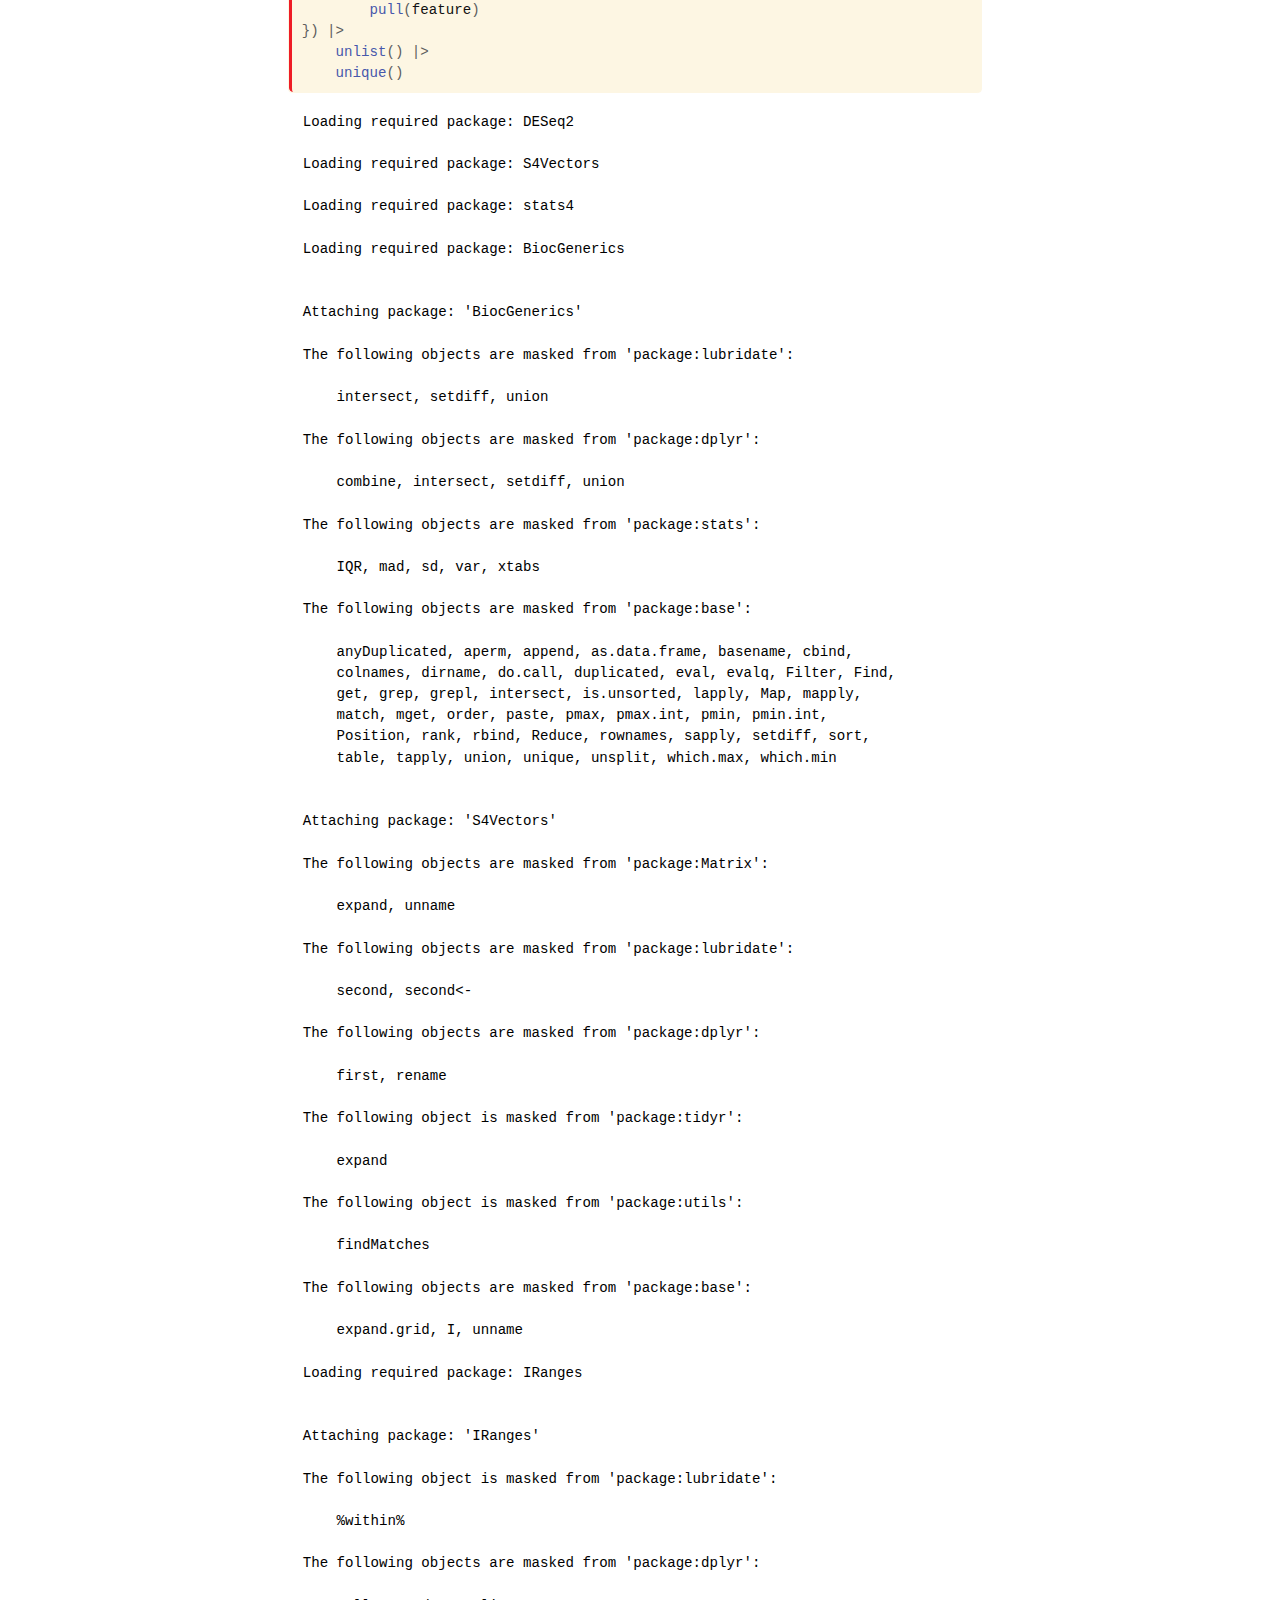
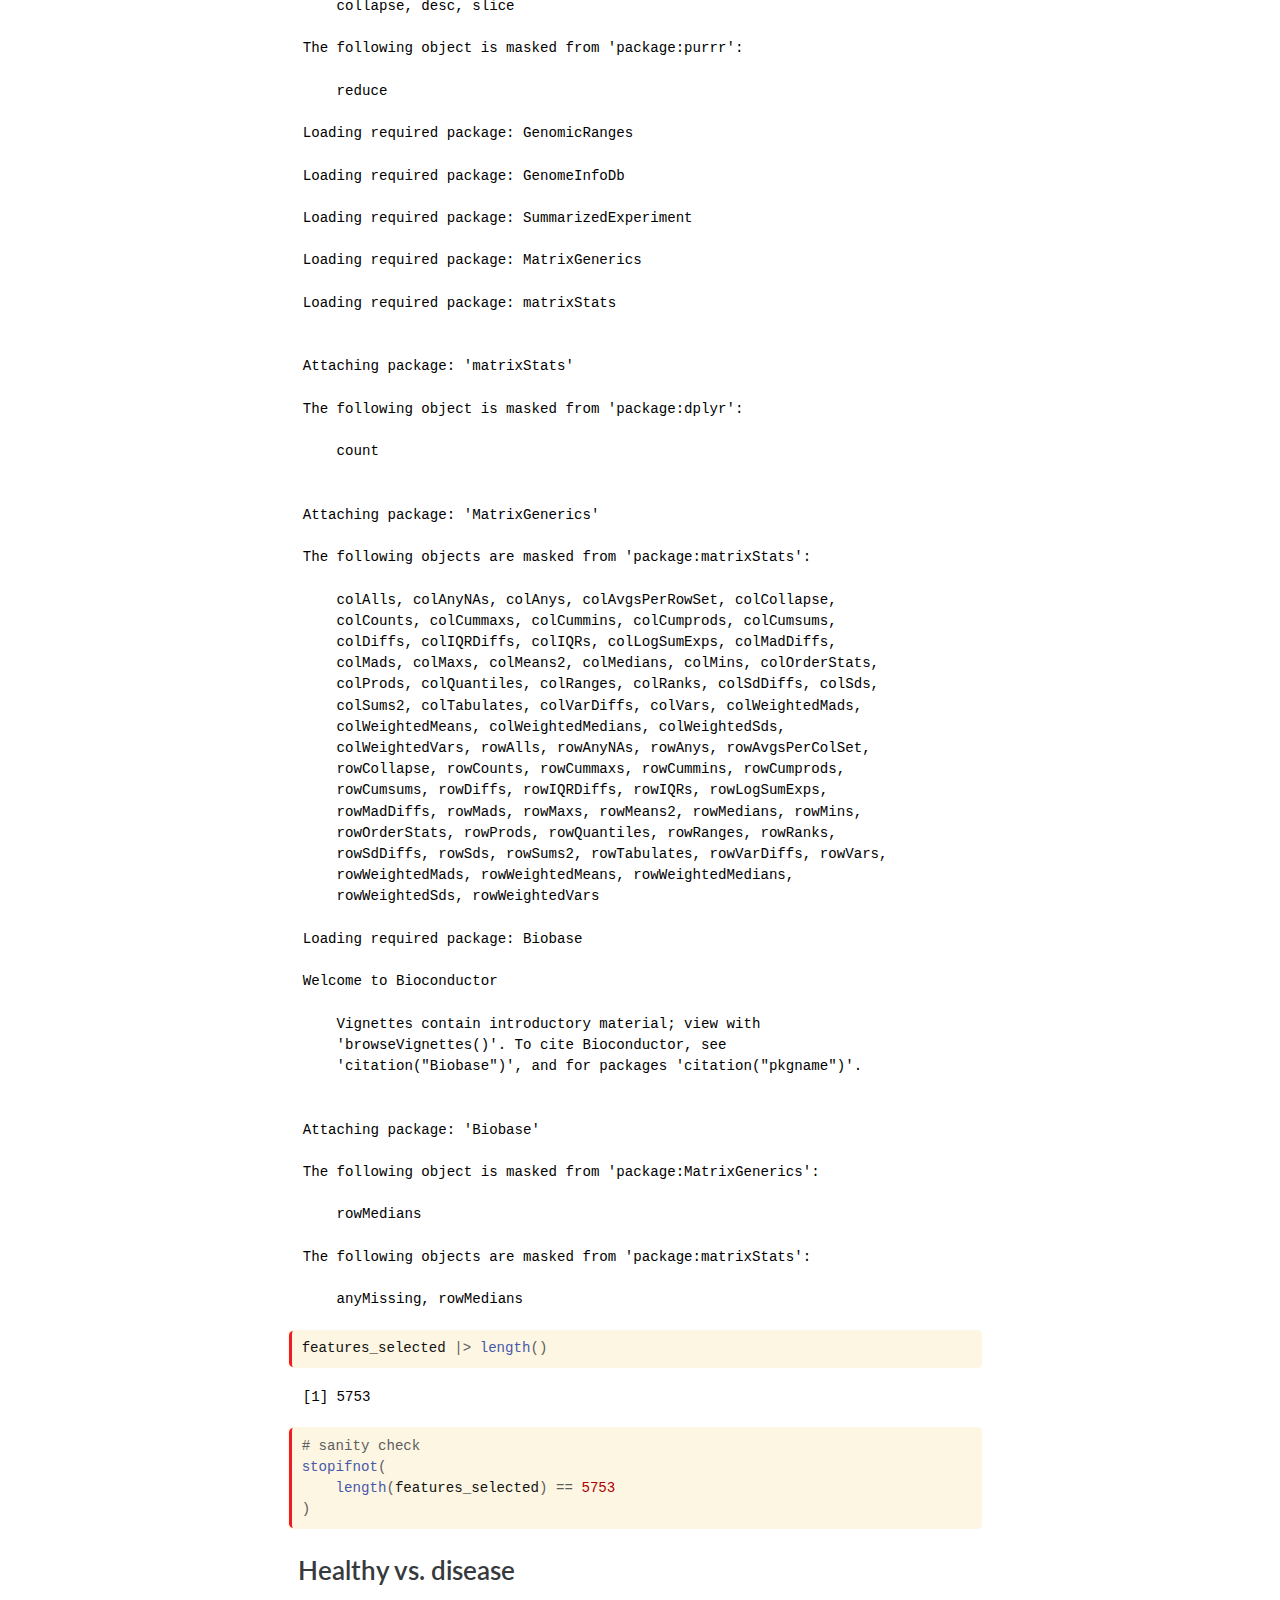
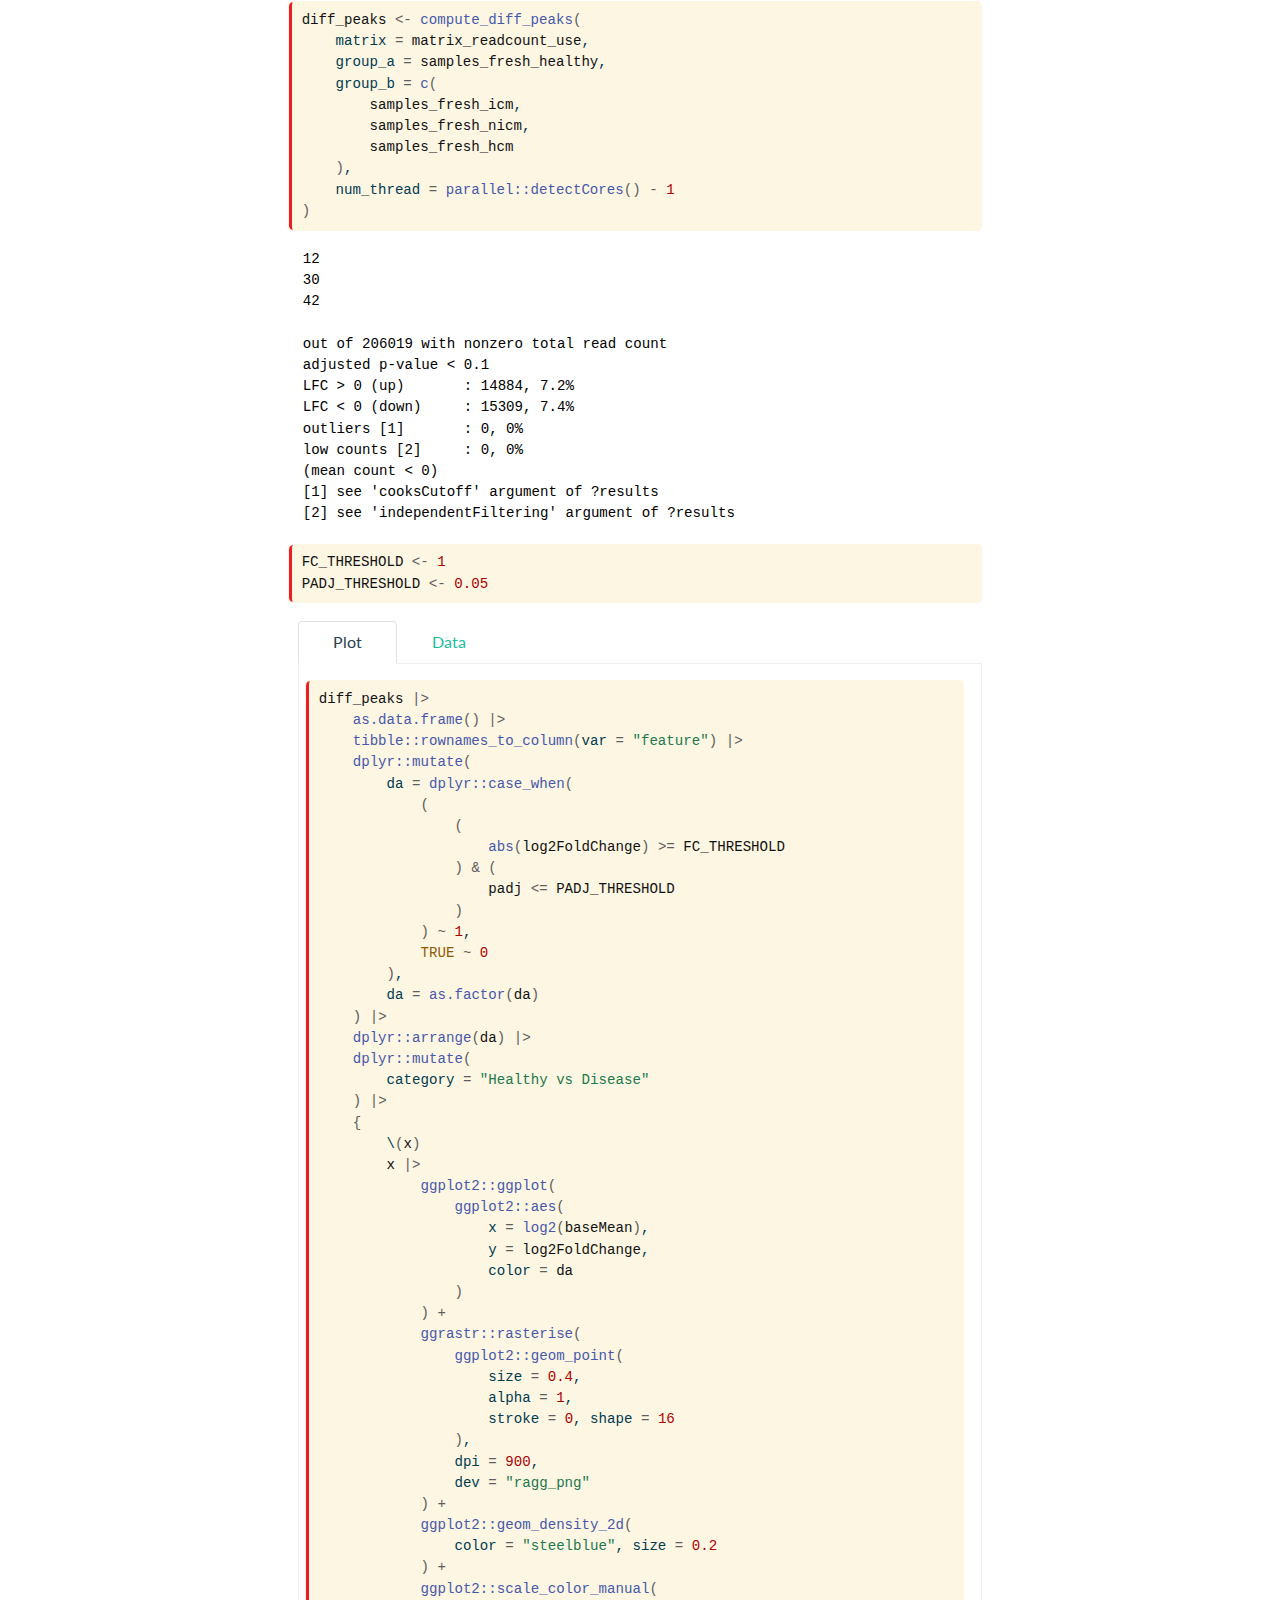
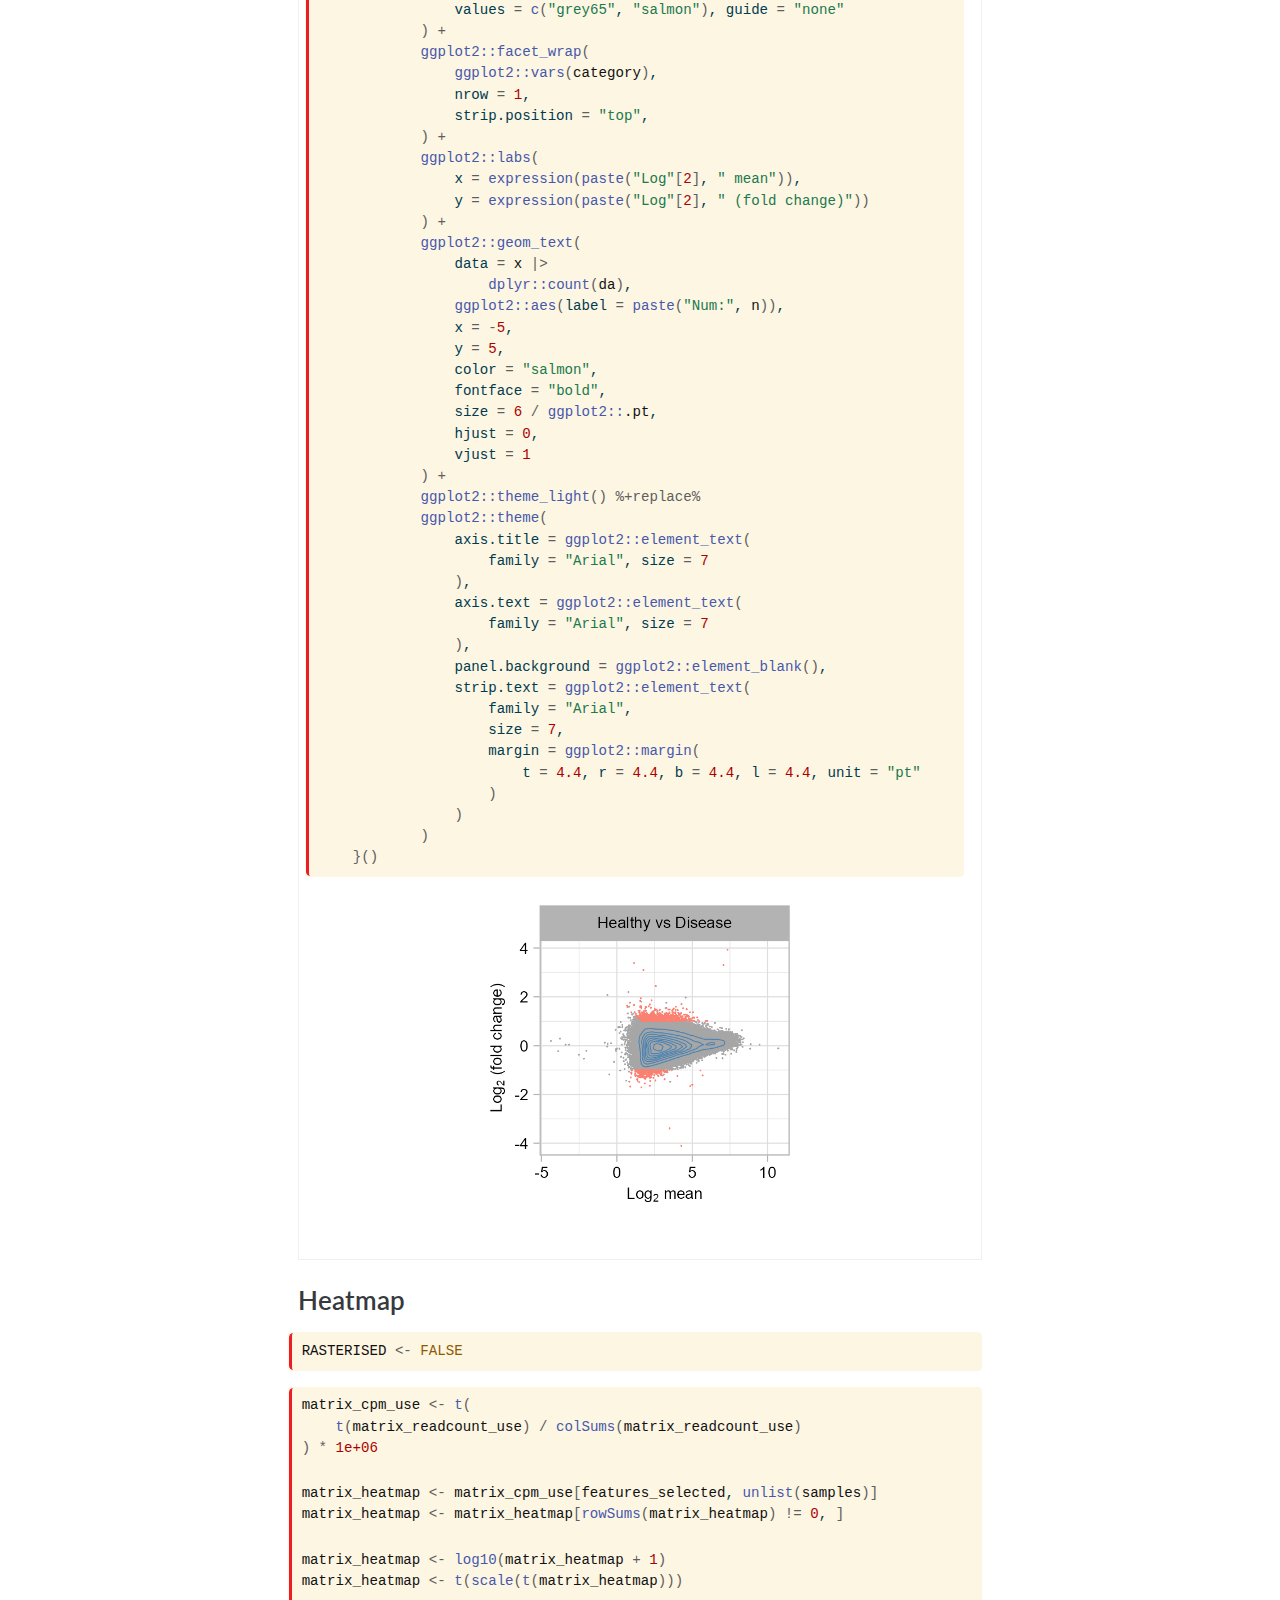
<file: docs/cardiomyopathy.html>
<!DOCTYPE html>
<html xmlns="http://www.w3.org/1999/xhtml" lang="en" xml:lang="en"><head>
<meta http-equiv="Content-Type" content="text/html; charset=UTF-8">
<meta charset="utf-8">
<meta name="generator" content="quarto-99.9.9">
<meta name="viewport" content="width=device-width, initial-scale=1.0, user-scalable=yes">
<meta name="author" content="Jialei Duan">
<title>Cardiomyopathy Diagnosis - Accurate Classification of Cardiomyopathy Diagnosis by Chromatin Accessibility</title>
<style>
code{white-space: pre-wrap;}
span.smallcaps{font-variant: small-caps;}
div.columns{display: flex; gap: min(4vw, 1.5em);}
div.column{flex: auto; overflow-x: auto;}
div.hanging-indent{margin-left: 1.5em; text-indent: -1.5em;}
ul.task-list{list-style: none;}
ul.task-list li input[type="checkbox"] {
  width: 0.8em;
  margin: 0 0.8em 0.2em -1em; /* quarto-specific, see https://github.com/quarto-dev/quarto-cli/issues/4556 */ 
  vertical-align: middle;
}
/* CSS for syntax highlighting */
pre > code.sourceCode { white-space: pre; position: relative; }
pre > code.sourceCode > span { display: inline-block; line-height: 1.25; }
pre > code.sourceCode > span:empty { height: 1.2em; }
.sourceCode { overflow: visible; }
code.sourceCode > span { color: inherit; text-decoration: inherit; }
div.sourceCode { margin: 1em 0; }
pre.sourceCode { margin: 0; }
@media screen {
div.sourceCode { overflow: auto; }
}
@media print {
pre > code.sourceCode { white-space: pre-wrap; }
pre > code.sourceCode > span { text-indent: -5em; padding-left: 5em; }
}
pre.numberSource code
  { counter-reset: source-line 0; }
pre.numberSource code > span
  { position: relative; left: -4em; counter-increment: source-line; }
pre.numberSource code > span > a:first-child::before
  { content: counter(source-line);
    position: relative; left: -1em; text-align: right; vertical-align: baseline;
    border: none; display: inline-block;
    -webkit-touch-callout: none; -webkit-user-select: none;
    -khtml-user-select: none; -moz-user-select: none;
    -ms-user-select: none; user-select: none;
    padding: 0 4px; width: 4em;
  }
pre.numberSource { margin-left: 3em;  padding-left: 4px; }
div.sourceCode
  {   }
@media screen {
pre > code.sourceCode > span > a:first-child::before { text-decoration: underline; }
}
</style>

<script src="site_libs/quarto-nav/quarto-nav.js"></script>
<script src="site_libs/clipboard/clipboard.min.js"></script>
<script src="site_libs/quarto-search/autocomplete.umd.js"></script>
<script src="site_libs/quarto-search/fuse.min.js"></script>
<script src="site_libs/quarto-search/quarto-search.js"></script>
<meta name="quarto:offset" content="./">
<link href="./matrix.html" rel="prev">
<link href="./favicon.png" rel="icon" type="image/png">
<script src="site_libs/quarto-html/quarto.js"></script>
<script src="site_libs/quarto-html/popper.min.js"></script>
<script src="site_libs/quarto-html/tippy.umd.min.js"></script>
<script src="site_libs/quarto-html/anchor.min.js"></script>
<link href="site_libs/quarto-html/tippy.css" rel="stylesheet">
<link href="site_libs/quarto-html/quarto-syntax-highlighting.css" rel="stylesheet" class="quarto-color-scheme" id="quarto-text-highlighting-styles">
<link href="site_libs/quarto-html/quarto-syntax-highlighting-dark.css" rel="prefetch" class="quarto-color-scheme quarto-color-alternate" id="quarto-text-highlighting-styles">
<script src="site_libs/bootstrap/bootstrap.min.js"></script>
<link href="site_libs/bootstrap/bootstrap-icons.css" rel="stylesheet">
<link href="site_libs/bootstrap/bootstrap.min.css" rel="stylesheet" class="quarto-color-scheme" id="quarto-bootstrap" data-mode="light">
<link href="site_libs/bootstrap/bootstrap-dark.min.css" rel="prefetch" class="quarto-color-scheme quarto-color-alternate" id="quarto-bootstrap" data-mode="dark">
<link href="site_libs/quarto-contrib/fontawesome6-0.1.0/all.css" rel="stylesheet">
<link href="site_libs/quarto-contrib/fontawesome6-0.1.0/latex-fontsize.css" rel="stylesheet"><script id="quarto-search-options" type="application/json">{
  "location": "sidebar",
  "copy-button": false,
  "collapse-after": 3,
  "panel-placement": "start",
  "type": "textbox",
  "limit": 20,
  "keyboard-shortcut": [
    "f",
    "/",
    "s"
  ],
  "language": {
    "search-no-results-text": "No results",
    "search-matching-documents-text": "matching documents",
    "search-copy-link-title": "Copy link to search",
    "search-hide-matches-text": "Hide additional matches",
    "search-more-match-text": "more match in this document",
    "search-more-matches-text": "more matches in this document",
    "search-clear-button-title": "Clear",
    "search-detached-cancel-button-title": "Cancel",
    "search-submit-button-title": "Submit",
    "search-label": "Search"
  }
}</script><script async="" src="https://www.googletagmanager.com/gtag/js?id=G-DX6PCXFCKG"></script><script type="text/javascript">

window.dataLayer = window.dataLayer || [];
function gtag(){dataLayer.push(arguments);}
gtag('js', new Date());
gtag('config', 'G-DX6PCXFCKG', { 'anonymize_ip': true});
</script><link rel="stylesheet" href="styles.css">
<meta property="og:title" content="Accurate Classification of Cardiomyopathy Diagnosis by Chromatin Accessibility">
<meta property="og:description" content="This study establishes proof-of-concept for a cardiomyopathy diagnostic algorithm using chromatin accessibility signatures at a sequencing depth achievable by benchtop instruments.">
<meta property="og:image" content="https://jlduan.github.io/cardiomyopathy-etiology/workflow.png">
<meta property="og:site_name" content="Cardiomyopathy Diagnosis">
<meta property="og:image:height" content="671">
<meta property="og:image:width" content="2093">
<meta name="twitter:title" content="Accurate Classification of Cardiomyopathy Diagnosis by Chromatin Accessibility">
<meta name="twitter:description" content="This study establishes proof-of-concept for a cardiomyopathy diagnostic algorithm using chromatin accessibility signatures at a sequencing depth achievable by benchtop instruments.">
<meta name="twitter:image" content="https://jlduan.github.io/cardiomyopathy-etiology/workflow.png">
<meta name="twitter:creator" content="@jlduan">
<meta name="twitter:site" content="@jlduan">
<meta name="twitter:image-height" content="671">
<meta name="twitter:image-width" content="2093">
<meta name="twitter:card" content="summary_large_image">
<meta name="citation_title" content="Accurate Classification of Cardiomyopathy Diagnosis by Chromatin Accessibility">
<meta name="citation_abstract" content="This study establishes proof-of-concept for a cardiomyopathy diagnostic algorithm using chromatin accessibility signatures at a sequencing depth achievable by benchtop instruments.
">
<meta name="citation_keywords" content="diagnostic tests,precision medicine,chromatin,cardiomyopathies,machine learning
">
<meta name="citation_author" content="Samadrita Bhattacharyya">
<meta name="citation_author" content="Jialei Duan">
<meta name="citation_author" content="Ryan J. Vela">
<meta name="citation_author" content="Minoti Bhakta">
<meta name="citation_author" content="Pietro Bajona">
<meta name="citation_author" content="Pradeep P.A. Mammen">
<meta name="citation_author" content="Gary C. Hon">
<meta name="citation_author" content="Nikhil V. Munshi">
<meta name="citation_publication_date" content="2023-08-12">
<meta name="citation_cover_date" content="2023-08-12">
<meta name="citation_year" content="2023">
<meta name="citation_online_date" content="2022-09-12">
<meta name="citation_fulltext_html_url" content="https://doi.org/10.1161/CIRCULATIONAHA.122.059659">
<meta name="citation_issue" content="11">
<meta name="citation_doi" content="10.1161/CIRCULATIONAHA.122.059659">
<meta name="citation_issn" content="0009-7322">
<meta name="citation_pmid" content="36095061">
<meta name="citation_volume" content="146">
<meta name="citation_language" content="en">
<meta name="citation_firstpage" content="878">
<meta name="citation_lastpage" content="881">
<meta name="citation_journal_title" content="Circulation">
<meta name="citation_publisher" content="American Heart Association">
</head>
<body class="nav-sidebar floating">

<div id="quarto-search-results"></div>
  <header id="quarto-header" class="headroom fixed-top"><nav class="quarto-secondary-nav"><div class="container-fluid d-flex">
      <button type="button" class="quarto-btn-toggle btn" data-bs-toggle="collapse" data-bs-target="#quarto-sidebar,#quarto-sidebar-glass" aria-controls="quarto-sidebar" aria-expanded="false" aria-label="Toggle sidebar navigation" onclick="if (window.quartoToggleHeadroom) { window.quartoToggleHeadroom(); }">
        <i class="bi bi-layout-text-sidebar-reverse"></i>
      </button>
        <nav class="quarto-page-breadcrumbs" aria-label="breadcrumb"><ol class="breadcrumb"><li class="breadcrumb-item"><a href="./cardiomyopathy.html">Cardiomyopathy</a></li></ol></nav>
        <a class="flex-grow-1" role="button" data-bs-toggle="collapse" data-bs-target="#quarto-sidebar,#quarto-sidebar-glass" aria-controls="quarto-sidebar" aria-expanded="false" aria-label="Toggle sidebar navigation" onclick="if (window.quartoToggleHeadroom) { window.quartoToggleHeadroom(); }">      
        </a>
      <button type="button" class="btn quarto-search-button" aria-label="" onclick="window.quartoOpenSearch();">
        <i class="bi bi-search"></i>
      </button>
    </div>
  </nav></header><!-- content --><div id="quarto-content" class="quarto-container page-columns page-rows-contents page-layout-article">
<!-- sidebar -->
  <nav id="quarto-sidebar" class="sidebar collapse collapse-horizontal sidebar-navigation floating overflow-auto"><div class="pt-lg-2 mt-2 text-center sidebar-header sidebar-header-stacked">
      <a href="./index.html" class="sidebar-logo-link">
      <img src="./logo.png" alt="" class="sidebar-logo py-0 d-lg-inline d-none"></a>
    <div class="sidebar-title mb-0 py-0">
      <a href="./"><strong>Cardiomyopathy Diagnosis</strong></a> 
        <div class="sidebar-tools-main tools-wide">
    <a href="https://github.com/jlduan" title="Cardiomyopathy Diagnosis" class="quarto-navigation-tool px-1" aria-label="Cardiomyopathy Diagnosis"><i class="bi bi-globe"></i></a>
    <a href="https://github.com/jlduan/cardiomyopathy-etiology" title="GitHub" class="quarto-navigation-tool px-1" aria-label="GitHub"><i class="bi bi-github"></i></a>
  <a href="" class="quarto-color-scheme-toggle quarto-navigation-tool  px-1" onclick="window.quartoToggleColorScheme(); return false;" title="Toggle dark mode"><i class="bi"></i></a>
</div>
    </div>
      </div>
        <div class="mt-2 flex-shrink-0 align-items-center">
        <div class="sidebar-search">
        <div id="quarto-search" class="" title="Search"></div>
        </div>
        </div>
    <div class="sidebar-menu-container"> 
    <ul class="list-unstyled mt-1">
<li class="sidebar-item">
  <div class="sidebar-item-container"> 
  <a href="./index.html" class="sidebar-item-text sidebar-link">
 <span class="menu-text">Welcome</span></a>
  </div>
</li>
        <li class="px-0"><hr class="sidebar-divider hi "></li>
        <li class="sidebar-item">
  <div class="sidebar-item-container"> 
  <a href="./dataset.html" class="sidebar-item-text sidebar-link">
 <span class="menu-text">Dataset</span></a>
  </div>
</li>
        <li class="sidebar-item sidebar-item-section">
      <div class="sidebar-item-container"> 
            <a class="sidebar-item-text sidebar-link text-start" data-bs-toggle="collapse" data-bs-target="#quarto-sidebar-section-1" aria-expanded="true">
 <span class="menu-text">Preparation</span></a>
          <a class="sidebar-item-toggle text-start" data-bs-toggle="collapse" data-bs-target="#quarto-sidebar-section-1" aria-expanded="true" aria-label="Toggle section">
            <i class="bi bi-chevron-right ms-2"></i>
          </a> 
      </div>
      <ul id="quarto-sidebar-section-1" class="collapse list-unstyled sidebar-section depth1 show">
<li class="sidebar-item">
  <div class="sidebar-item-container"> 
  <a href="./qc.html" class="sidebar-item-text sidebar-link">
 <span class="menu-text">QC</span></a>
  </div>
</li>
          <li class="sidebar-item">
  <div class="sidebar-item-container"> 
  <a href="./matrix.html" class="sidebar-item-text sidebar-link">
 <span class="menu-text">Matrix</span></a>
  </div>
</li>
      </ul>
</li>
        <li class="sidebar-item">
  <div class="sidebar-item-container"> 
  <a href="./cardiomyopathy.html" class="sidebar-item-text sidebar-link active">
 <span class="menu-text">Cardiomyopathy</span></a>
  </div>
</li>
    </ul>
</div>
</nav><div id="quarto-sidebar-glass" data-bs-toggle="collapse" data-bs-target="#quarto-sidebar,#quarto-sidebar-glass"></div>
<!-- margin-sidebar -->
    <div id="quarto-margin-sidebar" class="sidebar margin-sidebar">
        <nav id="TOC" role="doc-toc" class="toc-active"><h2 id="toc-title">On this page</h2>
   
  <ul>
<li>
<a href="#preparation" id="toc-preparation" class="nav-link active" data-scroll-target="#preparation">Preparation</a>
  <ul>
<li><a href="#functions" id="toc-functions" class="nav-link" data-scroll-target="#functions">Functions</a></li>
  <li><a href="#python-env" id="toc-python-env" class="nav-link" data-scroll-target="#python-env">Python env</a></li>
  </ul>
</li>
  <li>
<a href="#differentially-accessible-regions" id="toc-differentially-accessible-regions" class="nav-link" data-scroll-target="#differentially-accessible-regions">Differentially accessible regions</a>
  <ul>
<li><a href="#pairwise-comparison" id="toc-pairwise-comparison" class="nav-link" data-scroll-target="#pairwise-comparison">Pairwise comparison</a></li>
  <li><a href="#healthy-vs.-disease" id="toc-healthy-vs.-disease" class="nav-link" data-scroll-target="#healthy-vs.-disease">Healthy vs.&nbsp;disease</a></li>
  <li><a href="#heatmap" id="toc-heatmap" class="nav-link" data-scroll-target="#heatmap">Heatmap</a></li>
  </ul>
</li>
  <li><a href="#go-enrichment" id="toc-go-enrichment" class="nav-link" data-scroll-target="#go-enrichment">GO enrichment</a></li>
  <li><a href="#embedding" id="toc-embedding" class="nav-link" data-scroll-target="#embedding">Embedding</a></li>
  <li>
<a href="#prediction" id="toc-prediction" class="nav-link" data-scroll-target="#prediction">Prediction</a>
  <ul>
<li>
<a href="#auc-multiple" id="toc-auc-multiple" class="nav-link" data-scroll-target="#auc-multiple">AUC; multiple</a>
  <ul class="collapse">
<li><a href="#m" id="toc-m" class="nav-link" data-scroll-target="#m">76 M</a></li>
  <li><a href="#m-1" id="toc-m-1" class="nav-link" data-scroll-target="#m-1">20 M</a></li>
  </ul>
</li>
  <li>
<a href="#construct-model" id="toc-construct-model" class="nav-link" data-scroll-target="#construct-model">Construct model</a>
  <ul class="collapse">
<li><a href="#build" id="toc-build" class="nav-link" data-scroll-target="#build">Build</a></li>
  <li><a href="#predict" id="toc-predict" class="nav-link" data-scroll-target="#predict">Predict</a></li>
  <li><a href="#visualize" id="toc-visualize" class="nav-link" data-scroll-target="#visualize">Visualize</a></li>
  </ul>
</li>
  </ul>
</li>
  <li><a href="#r-session-info" id="toc-r-session-info" class="nav-link" data-scroll-target="#r-session-info">R session info</a></li>
  </ul></nav>
    </div>
<!-- main -->
<main class="content" id="quarto-document-content"><header id="title-block-header" class="quarto-title-block default"><div class="quarto-title">
<h1 class="title">Accurate Classification of Cardiomyopathy Diagnosis by Chromatin Accessibility</h1>
</div>


<div class="quarto-title-meta-author">
  <div class="quarto-title-meta-heading">Author</div>
  <div class="quarto-title-meta-heading">Affiliation</div>
  
    <div class="quarto-title-meta-contents">
    <p class="author"><a href="https://github.com/jlduan">Jialei Duan</a> <a href="mailto:duanjl+cardiomyopathy-etiology@gmail.com" class="quarto-title-author-email"><i class="bi bi-envelope"></i></a> <a href="https://orcid.org/0000-0003-4086-7461" class="quarto-title-author-orcid"> <img src="[data-uri]"></a></p>
  </div>
    <div class="quarto-title-meta-contents">
        <p class="affiliation">
            <a href="https://www.utsouthwestern.edu/education/medical-school/departments/green-center">
            UT Southwestern Medical Center
            </a>
          </p>
      </div>
    </div>

<div class="quarto-title-meta">

      
    <div>
    <div class="quarto-title-meta-heading">Published</div>
    <div class="quarto-title-meta-contents">
      <p class="date">Sat Aug 12, 2023 07:24:42-05:00</p>
    </div>
  </div>
  
    
  </div>
  
<div>
  <div class="abstract">
    <div class="block-title">Abstract</div>
    <p>This study establishes proof-of-concept for a cardiomyopathy diagnostic algorithm using chromatin accessibility signatures at a sequencing depth achievable by benchtop instruments.</p>
  </div>
</div>


</header><p><br></p>
<div class="cell">
<div class="sourceCode" id="cb1"><pre class="downlit sourceCode r code-with-copy"><code class="sourceCode R"><span><span class="fu"><a href="https://rdrr.io/r/base/Sys.time.html">Sys.time</a></span><span class="op">(</span><span class="op">)</span></span></code><button title="Copy to Clipboard" class="code-copy-button"><i class="bi"></i></button></pre></div>
<div class="cell-output cell-output-stdout">
<pre><code>[1] "2023-08-12 07:23:34 CDT"</code></pre>
</div>
</div>
<div class="cell">
<div class="sourceCode" id="cb3"><pre class="downlit sourceCode r code-with-copy"><code class="sourceCode R"><span><span class="fu"><a href="https://rdrr.io/r/base/timezones.html">Sys.timezone</a></span><span class="op">(</span><span class="op">)</span></span></code><button title="Copy to Clipboard" class="code-copy-button"><i class="bi"></i></button></pre></div>
<div class="cell-output cell-output-stdout">
<pre><code>[1] "America/Chicago"</code></pre>
</div>
</div>
<section id="preparation" class="level2"><h2 class="anchored" data-anchor-id="preparation">Preparation</h2>
<div class="cell">
<div class="sourceCode" id="cb5"><pre class="downlit sourceCode r code-with-copy"><code class="sourceCode R"><span><span class="va">PROJECT_DIR</span> <span class="op">&lt;-</span> <span class="fu"><a href="https://rdrr.io/r/base/file.path.html">file.path</a></span><span class="op">(</span></span>
<span>    <span class="st">"/Users/jialei/Dropbox/Data/Projects/UTSW"</span>,</span>
<span>    <span class="st">"/Cardiomyopathy/atac-seq"</span></span>
<span><span class="op">)</span></span></code><button title="Copy to Clipboard" class="code-copy-button"><i class="bi"></i></button></pre></div>
</div>
<section id="functions" class="level3"><h3 class="anchored" data-anchor-id="functions">Functions</h3>
<p>Load required packages.</p>
<div class="cell">
<div class="sourceCode" id="cb6"><pre class="downlit sourceCode r code-with-copy"><code class="sourceCode R"><span><span class="kw"><a href="https://rdrr.io/r/base/library.html">library</a></span><span class="op">(</span><span class="va"><a href="https://tidyverse.tidyverse.org">tidyverse</a></span><span class="op">)</span></span>
<span><span class="co">## ── Attaching core tidyverse packages ─────────────────── tidyverse 2.0.0.9000 ──</span></span>
<span><span class="co">## ✔ dplyr     1.1.2.9000     ✔ readr     2.1.4.9000</span></span>
<span><span class="co">## ✔ forcats   1.0.0.9000     ✔ stringr   1.5.0.9000</span></span>
<span><span class="co">## ✔ ggplot2   3.4.2.9000     ✔ tibble    3.2.1.9005</span></span>
<span><span class="co">## ✔ lubridate 1.9.2.9000     ✔ tidyr     1.3.0.9000</span></span>
<span><span class="co">## ✔ purrr     1.0.2.9000     </span></span>
<span><span class="co">## ── Conflicts ────────────────────────────────────────── tidyverse_conflicts() ──</span></span>
<span><span class="co">## ✖ dplyr::filter() masks stats::filter()</span></span>
<span><span class="co">## ✖ dplyr::lag()    masks stats::lag()</span></span>
<span><span class="co">## ℹ Use the conflicted package (&lt;http://conflicted.r-lib.org/&gt;) to force all conflicts to become errors</span></span>
<span><span class="kw"><a href="https://rdrr.io/r/base/library.html">library</a></span><span class="op">(</span><span class="va"><a href="https://Matrix.R-forge.R-project.org">Matrix</a></span><span class="op">)</span></span>
<span><span class="co">## </span></span>
<span><span class="co">## Attaching package: 'Matrix'</span></span>
<span><span class="co">## </span></span>
<span><span class="co">## The following objects are masked from 'package:tidyr':</span></span>
<span><span class="co">## </span></span>
<span><span class="co">##     expand, pack, unpack</span></span>
<span><span class="kw"><a href="https://rdrr.io/r/base/library.html">library</a></span><span class="op">(</span><span class="va"><a href="https://patchwork.data-imaginist.com">patchwork</a></span><span class="op">)</span></span>
<span><span class="kw"><a href="https://rdrr.io/r/base/library.html">library</a></span><span class="op">(</span><span class="va"><a href="https://github.com/wch/extrafont">extrafont</a></span><span class="op">)</span></span>
<span><span class="co">## Registering fonts with R</span></span></code><button title="Copy to Clipboard" class="code-copy-button"><i class="bi"></i></button></pre></div>
</div>
<div class="cell">
<div class="sourceCode" id="cb7"><pre class="downlit sourceCode r code-with-copy"><code class="sourceCode R"><span><span class="kw"><a href="https://rdrr.io/r/base/source.html">source</a></span><span class="op">(</span></span>
<span>    file <span class="op">=</span> <span class="fu"><a href="https://rdrr.io/r/base/file.path.html">file.path</a></span><span class="op">(</span></span>
<span>        <span class="va">SCRIPT_DIR</span>,</span>
<span>        <span class="st">"utilities.R"</span></span>
<span>    <span class="op">)</span></span>
<span><span class="op">)</span></span></code><button title="Copy to Clipboard" class="code-copy-button"><i class="bi"></i></button></pre></div>
</div>
<div class="cell">
<div class="sourceCode" id="cb8"><pre class="downlit sourceCode r code-with-copy"><code class="sourceCode R"><span><span class="va">`%+replace%`</span> <span class="op">&lt;-</span> <span class="fu">ggplot2</span><span class="fu">::</span><span class="va">`%+replace%`</span></span></code><button title="Copy to Clipboard" class="code-copy-button"><i class="bi"></i></button></pre></div>
</div>
</section><section id="python-env" class="level3"><h3 class="anchored" data-anchor-id="python-env">Python env</h3>
<div class="cell">
<div class="sourceCode" id="cb9"><pre class="downlit sourceCode r code-with-copy"><code class="sourceCode R"><span><span class="va">np</span> <span class="op">&lt;-</span> <span class="fu">reticulate</span><span class="fu">::</span><span class="fu"><a href="https://rstudio.github.io/reticulate/reference/import.html">import</a></span><span class="op">(</span><span class="st">"numpy"</span>, convert <span class="op">=</span> <span class="cn">TRUE</span><span class="op">)</span></span>
<span><span class="fu"><a href="https://rdrr.io/r/base/cat.html">cat</a></span><span class="op">(</span><span class="st">"numpy version:"</span>, <span class="va">np</span><span class="op">$</span><span class="va">`__version__`</span>, <span class="st">"\n"</span><span class="op">)</span></span></code><button title="Copy to Clipboard" class="code-copy-button"><i class="bi"></i></button></pre></div>
<div class="cell-output cell-output-stdout">
<pre><code>numpy version: 1.24.3 </code></pre>
</div>
</div>
<div class="cell">
<div class="sourceCode" id="cb11"><pre class="downlit sourceCode r code-with-copy"><code class="sourceCode R"><span><span class="fu">reticulate</span><span class="fu">::</span><span class="fu"><a href="https://rstudio.github.io/reticulate/reference/py_config.html">py_config</a></span><span class="op">(</span><span class="op">)</span></span></code><button title="Copy to Clipboard" class="code-copy-button"><i class="bi"></i></button></pre></div>
<div class="cell-output cell-output-stdout">
<pre><code>python:         /Users/jialei/.pyenv/shims/python
libpython:      /Users/jialei/.pyenv/versions/mambaforge-22.9.0-3/lib/libpython3.10.dylib
pythonhome:     /Users/jialei/.pyenv/versions/mambaforge-22.9.0-3:/Users/jialei/.pyenv/versions/mambaforge-22.9.0-3
version:        3.10.9 | packaged by conda-forge | (main, Feb  2 2023, 20:26:08) [Clang 14.0.6 ]
numpy:          /Users/jialei/.pyenv/versions/mambaforge-22.9.0-3/lib/python3.10/site-packages/numpy
numpy_version:  1.24.3
numpy:          /Users/jialei/.pyenv/versions/mambaforge-22.9.0-3/lib/python3.10/site-packages/numpy

NOTE: Python version was forced by RETICULATE_PYTHON</code></pre>
</div>
</div>
</section></section><section id="differentially-accessible-regions" class="level2"><h2 class="anchored" data-anchor-id="differentially-accessible-regions">Differentially accessible regions</h2>
<div class="cell">
<div class="sourceCode" id="cb13"><pre class="downlit sourceCode r code-with-copy"><code class="sourceCode R"><span><span class="co"># define function</span></span>
<span><span class="va">compute_diff_peaks</span> <span class="op">&lt;-</span> <span class="kw">function</span><span class="op">(</span><span class="va">matrix</span>,</span>
<span>                               <span class="va">group_a</span>,</span>
<span>                               <span class="va">group_b</span>,</span>
<span>                               <span class="va">num_thread</span> <span class="op">=</span> <span class="fl">4</span><span class="op">)</span> <span class="op">{</span></span>
<span>    <span class="fu"><a href="https://rdrr.io/r/base/cat.html">cat</a></span><span class="op">(</span><span class="fu"><a href="https://rdrr.io/r/base/length.html">length</a></span><span class="op">(</span><span class="va">group_a</span><span class="op">)</span>, <span class="st">"\n"</span><span class="op">)</span></span>
<span>    <span class="fu"><a href="https://rdrr.io/r/base/cat.html">cat</a></span><span class="op">(</span><span class="fu"><a href="https://rdrr.io/r/base/length.html">length</a></span><span class="op">(</span><span class="va">group_b</span><span class="op">)</span>, <span class="st">"\n"</span><span class="op">)</span></span>
<span></span>
<span>    <span class="va">cts</span> <span class="op">&lt;-</span> <span class="va">matrix</span><span class="op">[</span>, <span class="fu"><a href="https://rdrr.io/r/base/c.html">c</a></span><span class="op">(</span></span>
<span>        <span class="va">group_a</span>,</span>
<span>        <span class="va">group_b</span></span>
<span>    <span class="op">)</span><span class="op">]</span></span>
<span>    <span class="fu"><a href="https://rdrr.io/r/base/cat.html">cat</a></span><span class="op">(</span><span class="fu"><a href="https://rdrr.io/r/base/nrow.html">ncol</a></span><span class="op">(</span><span class="va">cts</span><span class="op">)</span>, <span class="st">"\n"</span><span class="op">)</span></span>
<span></span>
<span>    <span class="va">col_data</span> <span class="op">&lt;-</span> <span class="fu"><a href="https://rdrr.io/r/base/data.frame.html">data.frame</a></span><span class="op">(</span></span>
<span>        sample <span class="op">=</span> <span class="fu"><a href="https://rdrr.io/r/base/c.html">c</a></span><span class="op">(</span><span class="va">group_a</span>, <span class="va">group_b</span><span class="op">)</span>,</span>
<span>        category <span class="op">=</span> <span class="fu"><a href="https://rdrr.io/r/base/c.html">c</a></span><span class="op">(</span></span>
<span>            <span class="fu"><a href="https://rdrr.io/r/base/rep.html">rep</a></span><span class="op">(</span><span class="st">"group_a"</span>, <span class="fu"><a href="https://rdrr.io/r/base/length.html">length</a></span><span class="op">(</span><span class="va">group_a</span><span class="op">)</span><span class="op">)</span>,</span>
<span>            <span class="fu"><a href="https://rdrr.io/r/base/rep.html">rep</a></span><span class="op">(</span><span class="st">"group_b"</span>, <span class="fu"><a href="https://rdrr.io/r/base/length.html">length</a></span><span class="op">(</span><span class="va">group_b</span><span class="op">)</span><span class="op">)</span></span>
<span>        <span class="op">)</span></span>
<span>    <span class="op">)</span></span>
<span></span>
<span>    <span class="fu">BiocParallel</span><span class="fu">::</span><span class="fu"><a href="https://rdrr.io/pkg/BiocParallel/man/register.html">register</a></span><span class="op">(</span><span class="fu">BiocParallel</span><span class="fu">::</span><span class="fu"><a href="https://rdrr.io/pkg/BiocParallel/man/MulticoreParam-class.html">MulticoreParam</a></span><span class="op">(</span><span class="va">num_thread</span><span class="op">)</span><span class="op">)</span></span>
<span></span>
<span>    <span class="va">dds</span> <span class="op">&lt;-</span> <span class="fu">DESeq2</span><span class="fu">::</span><span class="fu"><a href="https://rdrr.io/pkg/DESeq2/man/DESeqDataSet.html">DESeqDataSetFromMatrix</a></span><span class="op">(</span></span>
<span>        countData <span class="op">=</span> <span class="va">cts</span>,</span>
<span>        colData <span class="op">=</span> <span class="va">col_data</span>,</span>
<span>        design <span class="op">=</span> <span class="op">~</span><span class="va">category</span></span>
<span>    <span class="op">)</span></span>
<span></span>
<span>    <span class="va">dds</span> <span class="op">&lt;-</span> <span class="fu">DESeq2</span><span class="fu">::</span><span class="fu"><a href="https://rdrr.io/pkg/DESeq2/man/DESeq.html">DESeq</a></span><span class="op">(</span><span class="va">dds</span><span class="op">)</span></span>
<span>    <span class="va">res</span> <span class="op">&lt;-</span> <span class="fu">DESeq2</span><span class="fu">::</span><span class="fu"><a href="https://rdrr.io/pkg/DESeq2/man/results.html">results</a></span><span class="op">(</span><span class="va">dds</span><span class="op">)</span></span>
<span>    <span class="fu">DESeq2</span><span class="fu">::</span><span class="fu">summary</span><span class="op">(</span><span class="va">res</span><span class="op">)</span></span>
<span></span>
<span>    <span class="kw"><a href="https://rdrr.io/r/base/function.html">return</a></span><span class="op">(</span><span class="va">res</span><span class="op">)</span></span>
<span><span class="op">}</span></span></code><button title="Copy to Clipboard" class="code-copy-button"><i class="bi"></i></button></pre></div>
</div>
<div class="cell">
<div class="sourceCode" id="cb14"><pre class="downlit sourceCode r code-with-copy"><code class="sourceCode R"><span><span class="co"># sample metadata</span></span>
<span><span class="va">samples_fresh_healthy</span> <span class="op">&lt;-</span> <span class="fu"><a href="https://rdrr.io/r/base/c.html">c</a></span><span class="op">(</span></span>
<span>    <span class="st">"F1_1"</span>, <span class="st">"F1_2"</span>, <span class="st">"F2_1"</span>, <span class="st">"F2_2"</span>,</span>
<span>    <span class="st">"F5_1"</span>, <span class="st">"F5_2"</span>, <span class="st">"P3_1"</span>, <span class="st">"P3_2"</span>,</span>
<span>    <span class="st">"P5_1"</span>, <span class="st">"P5_2"</span>, <span class="st">"P6_1"</span>, <span class="st">"P6_2"</span></span>
<span><span class="op">)</span></span>
<span></span>
<span><span class="va">samples_fresh_icm</span> <span class="op">&lt;-</span> <span class="fu"><a href="https://rdrr.io/r/base/c.html">c</a></span><span class="op">(</span></span>
<span>    <span class="st">"P104a_1"</span>, <span class="st">"P104a_2"</span>, <span class="st">"P117b_1"</span>, <span class="st">"P117b_2"</span>,</span>
<span>    <span class="st">"P123b_1"</span>, <span class="st">"P123b_2"</span>, <span class="st">"P131a_1"</span>, <span class="st">"P131a_2"</span>,</span>
<span>    <span class="st">"P92a_1"</span>, <span class="st">"P92a_2"</span></span>
<span><span class="op">)</span></span>
<span></span>
<span><span class="va">samples_fresh_nicm</span> <span class="op">&lt;-</span> <span class="fu"><a href="https://rdrr.io/r/base/c.html">c</a></span><span class="op">(</span></span>
<span>    <span class="st">"P114b_1"</span>, <span class="st">"P114b_2"</span>, <span class="st">"P59a_1"</span>, <span class="st">"P59a_2"</span>,</span>
<span>    <span class="st">"P60a_1"</span>, <span class="st">"P60a_2"</span>, <span class="st">"P73a_1"</span>, <span class="st">"P73a_2"</span>,</span>
<span>    <span class="st">"P87a_1"</span>, <span class="st">"P87a_2"</span></span>
<span><span class="op">)</span></span>
<span></span>
<span><span class="va">samples_fresh_hcm</span> <span class="op">&lt;-</span> <span class="fu"><a href="https://rdrr.io/r/base/c.html">c</a></span><span class="op">(</span></span>
<span>    <span class="st">"HOCM4_1"</span>, <span class="st">"HOCM4_2"</span>, <span class="st">"HOCM6_1"</span>, <span class="st">"HOCM6_2"</span>,</span>
<span>    <span class="st">"HOCM9_1"</span>, <span class="st">"HOCM9_2"</span>, <span class="st">"HOCM11_1"</span>, <span class="st">"HOCM11_2"</span>,</span>
<span>    <span class="st">"HOCM7_1"</span>, <span class="st">"HOCM7_2"</span></span>
<span><span class="op">)</span></span></code><button title="Copy to Clipboard" class="code-copy-button"><i class="bi"></i></button></pre></div>
</div>
<div class="cell">
<div class="sourceCode" id="cb15"><pre class="downlit sourceCode r code-with-copy"><code class="sourceCode R"><span><span class="va">samples</span> <span class="op">&lt;-</span> <span class="fu"><a href="https://rdrr.io/r/base/list.html">list</a></span><span class="op">(</span></span>
<span>    fresh_healthy <span class="op">=</span> <span class="va">samples_fresh_healthy</span>,</span>
<span>    fresh_icm <span class="op">=</span> <span class="va">samples_fresh_icm</span>,</span>
<span>    fresh_nicm <span class="op">=</span> <span class="va">samples_fresh_nicm</span>,</span>
<span>    fresh_hcm <span class="op">=</span> <span class="va">samples_fresh_hcm</span></span>
<span><span class="op">)</span></span></code><button title="Copy to Clipboard" class="code-copy-button"><i class="bi"></i></button></pre></div>
</div>
<section id="pairwise-comparison" class="level3"><h3 class="anchored" data-anchor-id="pairwise-comparison">Pairwise comparison</h3>
<div class="cell" data-hash="cardiomyopathy_cache/html/unnamed-chunk-19_c21a3197edc0a51461a068b109b760f4">
<div class="sourceCode" id="cb16"><pre class="downlit sourceCode r code-with-copy"><code class="sourceCode R"><span><span class="va">samples_combn</span> <span class="op">&lt;-</span> <span class="fu">combinat</span><span class="fu">::</span><span class="fu"><a href="https://rdrr.io/pkg/combinat/man/combn.html">combn</a></span><span class="op">(</span>x <span class="op">=</span> <span class="fu"><a href="https://rdrr.io/r/base/names.html">names</a></span><span class="op">(</span><span class="va">samples</span><span class="op">)</span>, m <span class="op">=</span> <span class="fl">2</span><span class="op">)</span></span>
<span></span>
<span><span class="va">diff_peaks</span> <span class="op">&lt;-</span> <span class="fu">purrr</span><span class="fu">::</span><span class="fu"><a href="https://rdrr.io/pkg/purrr/man/map.html">map</a></span><span class="op">(</span><span class="fu"><a href="https://rdrr.io/r/base/seq.html">seq_len</a></span><span class="op">(</span><span class="fu"><a href="https://rdrr.io/r/base/nrow.html">ncol</a></span><span class="op">(</span><span class="va">samples_combn</span><span class="op">)</span><span class="op">)</span>, \<span class="op">(</span><span class="va">x</span><span class="op">)</span> <span class="op">{</span></span>
<span>    <span class="va">sample_names_a</span> <span class="op">&lt;-</span> <span class="va">samples</span><span class="op">[[</span><span class="va">samples_combn</span><span class="op">[</span>, <span class="va">x</span><span class="op">]</span><span class="op">[</span><span class="fl">1</span><span class="op">]</span><span class="op">]</span><span class="op">]</span></span>
<span>    <span class="va">sample_names_b</span> <span class="op">&lt;-</span> <span class="va">samples</span><span class="op">[[</span><span class="va">samples_combn</span><span class="op">[</span>, <span class="va">x</span><span class="op">]</span><span class="op">[</span><span class="fl">2</span><span class="op">]</span><span class="op">]</span><span class="op">]</span></span>
<span></span>
<span>    <span class="fu"><a href="https://rdrr.io/r/base/cat.html">cat</a></span><span class="op">(</span><span class="fu"><a href="https://rdrr.io/r/base/length.html">length</a></span><span class="op">(</span><span class="va">sample_names_a</span><span class="op">)</span>, <span class="st">"\n"</span><span class="op">)</span></span>
<span>    <span class="fu"><a href="https://rdrr.io/r/base/cat.html">cat</a></span><span class="op">(</span><span class="va">sample_names_a</span>, <span class="st">"\n"</span><span class="op">)</span></span>
<span>    <span class="fu"><a href="https://rdrr.io/r/base/cat.html">cat</a></span><span class="op">(</span><span class="fu"><a href="https://rdrr.io/r/base/length.html">length</a></span><span class="op">(</span><span class="va">sample_names_b</span><span class="op">)</span>, <span class="st">"\n"</span><span class="op">)</span></span>
<span>    <span class="fu"><a href="https://rdrr.io/r/base/cat.html">cat</a></span><span class="op">(</span><span class="va">sample_names_b</span>, <span class="st">"\n"</span><span class="op">)</span></span>
<span></span>
<span>    <span class="fu">compute_diff_peaks</span><span class="op">(</span></span>
<span>        matrix <span class="op">=</span> <span class="va">matrix_readcount_use</span>,</span>
<span>        group_a <span class="op">=</span> <span class="va">sample_names_a</span>,</span>
<span>        group_b <span class="op">=</span> <span class="va">sample_names_b</span>,</span>
<span>        num_thread <span class="op">=</span> <span class="fu">parallel</span><span class="fu">::</span><span class="fu"><a href="https://rdrr.io/r/parallel/detectCores.html">detectCores</a></span><span class="op">(</span><span class="op">)</span> <span class="op">-</span> <span class="fl">1</span></span>
<span>    <span class="op">)</span></span>
<span><span class="op">}</span><span class="op">)</span></span></code><button title="Copy to Clipboard" class="code-copy-button"><i class="bi"></i></button></pre></div>
<div class="cell-output cell-output-stdout">
<pre><code>12 
F1_1 F1_2 F2_1 F2_2 F5_1 F5_2 P3_1 P3_2 P5_1 P5_2 P6_1 P6_2 
10 
P104a_1 P104a_2 P117b_1 P117b_2 P123b_1 P123b_2 P131a_1 P131a_2 P92a_1 P92a_2 
12 
10 
22 </code></pre>
</div>
<div class="cell-output cell-output-stderr">
<pre><code>Warning in DESeqDataSet(se, design = design, ignoreRank): some variables in
design formula are characters, converting to factors</code></pre>
</div>
<div class="cell-output cell-output-stderr">
<pre><code>estimating size factors</code></pre>
</div>
<div class="cell-output cell-output-stderr">
<pre><code>estimating dispersions</code></pre>
</div>
<div class="cell-output cell-output-stderr">
<pre><code>gene-wise dispersion estimates</code></pre>
</div>
<div class="cell-output cell-output-stderr">
<pre><code>mean-dispersion relationship</code></pre>
</div>
<div class="cell-output cell-output-stderr">
<pre><code>final dispersion estimates</code></pre>
</div>
<div class="cell-output cell-output-stderr">
<pre><code>fitting model and testing</code></pre>
</div>
<div class="cell-output cell-output-stdout">
<pre><code>
out of 206017 with nonzero total read count
adjusted p-value &lt; 0.1
LFC &gt; 0 (up)       : 20685, 10%
LFC &lt; 0 (down)     : 16920, 8.2%
outliers [1]       : 0, 0%
low counts [2]     : 0, 0%
(mean count &lt; 0)
[1] see 'cooksCutoff' argument of ?results
[2] see 'independentFiltering' argument of ?results

12 
F1_1 F1_2 F2_1 F2_2 F5_1 F5_2 P3_1 P3_2 P5_1 P5_2 P6_1 P6_2 
10 
P114b_1 P114b_2 P59a_1 P59a_2 P60a_1 P60a_2 P73a_1 P73a_2 P87a_1 P87a_2 
12 
10 
22 </code></pre>
</div>
<div class="cell-output cell-output-stderr">
<pre><code>Warning in DESeqDataSet(se, design = design, ignoreRank): some variables in
design formula are characters, converting to factors</code></pre>
</div>
<div class="cell-output cell-output-stderr">
<pre><code>estimating size factors</code></pre>
</div>
<div class="cell-output cell-output-stderr">
<pre><code>estimating dispersions</code></pre>
</div>
<div class="cell-output cell-output-stderr">
<pre><code>gene-wise dispersion estimates</code></pre>
</div>
<div class="cell-output cell-output-stderr">
<pre><code>mean-dispersion relationship</code></pre>
</div>
<div class="cell-output cell-output-stderr">
<pre><code>final dispersion estimates</code></pre>
</div>
<div class="cell-output cell-output-stderr">
<pre><code>fitting model and testing</code></pre>
</div>
<div class="cell-output cell-output-stderr">
<pre><code>-- replacing outliers and refitting for 3 genes
-- DESeq argument 'minReplicatesForReplace' = 7 
-- original counts are preserved in counts(dds)</code></pre>
</div>
<div class="cell-output cell-output-stderr">
<pre><code>estimating dispersions</code></pre>
</div>
<div class="cell-output cell-output-stderr">
<pre><code>fitting model and testing</code></pre>
</div>
<div class="cell-output cell-output-stdout">
<pre><code>
out of 206019 with nonzero total read count
adjusted p-value &lt; 0.1
LFC &gt; 0 (up)       : 7721, 3.7%
LFC &lt; 0 (down)     : 4264, 2.1%
outliers [1]       : 0, 0%
low counts [2]     : 31954, 16%
(mean count &lt; 5)
[1] see 'cooksCutoff' argument of ?results
[2] see 'independentFiltering' argument of ?results

12 
F1_1 F1_2 F2_1 F2_2 F5_1 F5_2 P3_1 P3_2 P5_1 P5_2 P6_1 P6_2 
10 
HOCM4_1 HOCM4_2 HOCM6_1 HOCM6_2 HOCM9_1 HOCM9_2 HOCM11_1 HOCM11_2 HOCM7_1 HOCM7_2 
12 
10 
22 </code></pre>
</div>
<div class="cell-output cell-output-stderr">
<pre><code>Warning in DESeqDataSet(se, design = design, ignoreRank): some variables in
design formula are characters, converting to factors</code></pre>
</div>
<div class="cell-output cell-output-stderr">
<pre><code>estimating size factors</code></pre>
</div>
<div class="cell-output cell-output-stderr">
<pre><code>estimating dispersions</code></pre>
</div>
<div class="cell-output cell-output-stderr">
<pre><code>gene-wise dispersion estimates</code></pre>
</div>
<div class="cell-output cell-output-stderr">
<pre><code>mean-dispersion relationship</code></pre>
</div>
<div class="cell-output cell-output-stderr">
<pre><code>final dispersion estimates</code></pre>
</div>
<div class="cell-output cell-output-stderr">
<pre><code>fitting model and testing</code></pre>
</div>
<div class="cell-output cell-output-stderr">
<pre><code>-- replacing outliers and refitting for 4 genes
-- DESeq argument 'minReplicatesForReplace' = 7 
-- original counts are preserved in counts(dds)</code></pre>
</div>
<div class="cell-output cell-output-stderr">
<pre><code>estimating dispersions</code></pre>
</div>
<div class="cell-output cell-output-stderr">
<pre><code>fitting model and testing</code></pre>
</div>
<div class="cell-output cell-output-stdout">
<pre><code>
out of 206019 with nonzero total read count
adjusted p-value &lt; 0.1
LFC &gt; 0 (up)       : 3112, 1.5%
LFC &lt; 0 (down)     : 3829, 1.9%
outliers [1]       : 0, 0%
low counts [2]     : 23966, 12%
(mean count &lt; 4)
[1] see 'cooksCutoff' argument of ?results
[2] see 'independentFiltering' argument of ?results

10 
P104a_1 P104a_2 P117b_1 P117b_2 P123b_1 P123b_2 P131a_1 P131a_2 P92a_1 P92a_2 
10 
P114b_1 P114b_2 P59a_1 P59a_2 P60a_1 P60a_2 P73a_1 P73a_2 P87a_1 P87a_2 
10 
10 
20 </code></pre>
</div>
<div class="cell-output cell-output-stderr">
<pre><code>Warning in DESeqDataSet(se, design = design, ignoreRank): some variables in
design formula are characters, converting to factors</code></pre>
</div>
<div class="cell-output cell-output-stderr">
<pre><code>estimating size factors</code></pre>
</div>
<div class="cell-output cell-output-stderr">
<pre><code>estimating dispersions</code></pre>
</div>
<div class="cell-output cell-output-stderr">
<pre><code>gene-wise dispersion estimates</code></pre>
</div>
<div class="cell-output cell-output-stderr">
<pre><code>mean-dispersion relationship</code></pre>
</div>
<div class="cell-output cell-output-stderr">
<pre><code>final dispersion estimates</code></pre>
</div>
<div class="cell-output cell-output-stderr">
<pre><code>fitting model and testing</code></pre>
</div>
<div class="cell-output cell-output-stderr">
<pre><code>-- replacing outliers and refitting for 3 genes
-- DESeq argument 'minReplicatesForReplace' = 7 
-- original counts are preserved in counts(dds)</code></pre>
</div>
<div class="cell-output cell-output-stderr">
<pre><code>estimating dispersions</code></pre>
</div>
<div class="cell-output cell-output-stderr">
<pre><code>fitting model and testing</code></pre>
</div>
<div class="cell-output cell-output-stdout">
<pre><code>
out of 206018 with nonzero total read count
adjusted p-value &lt; 0.1
LFC &gt; 0 (up)       : 7031, 3.4%
LFC &lt; 0 (down)     : 12331, 6%
outliers [1]       : 0, 0%
low counts [2]     : 59914, 29%
(mean count &lt; 5)
[1] see 'cooksCutoff' argument of ?results
[2] see 'independentFiltering' argument of ?results

10 
P104a_1 P104a_2 P117b_1 P117b_2 P123b_1 P123b_2 P131a_1 P131a_2 P92a_1 P92a_2 
10 
HOCM4_1 HOCM4_2 HOCM6_1 HOCM6_2 HOCM9_1 HOCM9_2 HOCM11_1 HOCM11_2 HOCM7_1 HOCM7_2 
10 
10 
20 </code></pre>
</div>
<div class="cell-output cell-output-stderr">
<pre><code>Warning in DESeqDataSet(se, design = design, ignoreRank): some variables in
design formula are characters, converting to factors</code></pre>
</div>
<div class="cell-output cell-output-stderr">
<pre><code>estimating size factors</code></pre>
</div>
<div class="cell-output cell-output-stderr">
<pre><code>estimating dispersions</code></pre>
</div>
<div class="cell-output cell-output-stderr">
<pre><code>gene-wise dispersion estimates</code></pre>
</div>
<div class="cell-output cell-output-stderr">
<pre><code>mean-dispersion relationship</code></pre>
</div>
<div class="cell-output cell-output-stderr">
<pre><code>final dispersion estimates</code></pre>
</div>
<div class="cell-output cell-output-stderr">
<pre><code>fitting model and testing</code></pre>
</div>
<div class="cell-output cell-output-stderr">
<pre><code>-- replacing outliers and refitting for 5 genes
-- DESeq argument 'minReplicatesForReplace' = 7 
-- original counts are preserved in counts(dds)</code></pre>
</div>
<div class="cell-output cell-output-stderr">
<pre><code>estimating dispersions</code></pre>
</div>
<div class="cell-output cell-output-stderr">
<pre><code>fitting model and testing</code></pre>
</div>
<div class="cell-output cell-output-stdout">
<pre><code>
out of 206019 with nonzero total read count
adjusted p-value &lt; 0.1
LFC &gt; 0 (up)       : 9286, 4.5%
LFC &lt; 0 (down)     : 15191, 7.4%
outliers [1]       : 0, 0%
low counts [2]     : 39943, 19%
(mean count &lt; 5)
[1] see 'cooksCutoff' argument of ?results
[2] see 'independentFiltering' argument of ?results

10 
P114b_1 P114b_2 P59a_1 P59a_2 P60a_1 P60a_2 P73a_1 P73a_2 P87a_1 P87a_2 
10 
HOCM4_1 HOCM4_2 HOCM6_1 HOCM6_2 HOCM9_1 HOCM9_2 HOCM11_1 HOCM11_2 HOCM7_1 HOCM7_2 
10 
10 
20 </code></pre>
</div>
<div class="cell-output cell-output-stderr">
<pre><code>Warning in DESeqDataSet(se, design = design, ignoreRank): some variables in
design formula are characters, converting to factors</code></pre>
</div>
<div class="cell-output cell-output-stderr">
<pre><code>estimating size factors</code></pre>
</div>
<div class="cell-output cell-output-stderr">
<pre><code>estimating dispersions</code></pre>
</div>
<div class="cell-output cell-output-stderr">
<pre><code>gene-wise dispersion estimates</code></pre>
</div>
<div class="cell-output cell-output-stderr">
<pre><code>mean-dispersion relationship</code></pre>
</div>
<div class="cell-output cell-output-stderr">
<pre><code>final dispersion estimates</code></pre>
</div>
<div class="cell-output cell-output-stderr">
<pre><code>fitting model and testing</code></pre>
</div>
<div class="cell-output cell-output-stderr">
<pre><code>-- replacing outliers and refitting for 5 genes
-- DESeq argument 'minReplicatesForReplace' = 7 
-- original counts are preserved in counts(dds)</code></pre>
</div>
<div class="cell-output cell-output-stderr">
<pre><code>estimating dispersions</code></pre>
</div>
<div class="cell-output cell-output-stderr">
<pre><code>fitting model and testing</code></pre>
</div>
<div class="cell-output cell-output-stdout">
<pre><code>
out of 206018 with nonzero total read count
adjusted p-value &lt; 0.1
LFC &gt; 0 (up)       : 3799, 1.8%
LFC &lt; 0 (down)     : 7798, 3.8%
outliers [1]       : 0, 0%
low counts [2]     : 79885, 39%
(mean count &lt; 7)
[1] see 'cooksCutoff' argument of ?results
[2] see 'independentFiltering' argument of ?results</code></pre>
</div>
<div class="sourceCode" id="cb81"><pre class="downlit sourceCode r code-with-copy"><code class="sourceCode R"><span><span class="fu"><a href="https://rdrr.io/r/base/names.html">names</a></span><span class="op">(</span><span class="va">diff_peaks</span><span class="op">)</span> <span class="op">&lt;-</span> <span class="fu">purrr</span><span class="fu">::</span><span class="fu"><a href="https://rdrr.io/pkg/purrr/man/map.html">map_chr</a></span><span class="op">(</span></span>
<span>    <span class="fu"><a href="https://rdrr.io/r/base/seq.html">seq_len</a></span><span class="op">(</span><span class="fu"><a href="https://rdrr.io/r/base/nrow.html">ncol</a></span><span class="op">(</span><span class="va">samples_combn</span><span class="op">)</span><span class="op">)</span>, \<span class="op">(</span><span class="va">x</span><span class="op">)</span> <span class="op">{</span></span>
<span>        <span class="fu"><a href="https://rdrr.io/r/base/paste.html">paste</a></span><span class="op">(</span><span class="va">samples_combn</span><span class="op">[</span>, <span class="va">x</span><span class="op">]</span>, collapse <span class="op">=</span> <span class="st">"_vs_"</span><span class="op">)</span></span>
<span>    <span class="op">}</span></span>
<span><span class="op">)</span></span></code><button title="Copy to Clipboard" class="code-copy-button"><i class="bi"></i></button></pre></div>
</div>
<div class="cell">
<div class="sourceCode" id="cb82"><pre class="downlit sourceCode r code-with-copy"><code class="sourceCode R"><span><span class="va">FC_THRESHOLD</span> <span class="op">&lt;-</span> <span class="fl">1</span></span>
<span><span class="va">PADJ_THRESHOLD</span> <span class="op">&lt;-</span> <span class="fl">0.01</span></span>
<span></span>
<span><span class="va">features_selected</span> <span class="op">&lt;-</span> <span class="fu">purrr</span><span class="fu">::</span><span class="fu"><a href="https://rdrr.io/pkg/purrr/man/map.html">map</a></span><span class="op">(</span><span class="va">diff_peaks</span>, \<span class="op">(</span><span class="va">x</span><span class="op">)</span> <span class="op">{</span></span>
<span>    <span class="va">x</span> <span class="op">|&gt;</span></span>
<span>        <span class="fu"><a href="https://rdrr.io/r/base/as.data.frame.html">as.data.frame</a></span><span class="op">(</span><span class="op">)</span> <span class="op">|&gt;</span></span>
<span>        <span class="fu">dplyr</span><span class="fu">::</span><span class="fu"><a href="https://dplyr.tidyverse.org/reference/filter.html">filter</a></span><span class="op">(</span></span>
<span>            <span class="va">padj</span> <span class="op">&lt;</span> <span class="va">PADJ_THRESHOLD</span>,</span>
<span>            <span class="fu"><a href="https://rdrr.io/r/base/MathFun.html">abs</a></span><span class="op">(</span><span class="va">log2FoldChange</span><span class="op">)</span> <span class="op">&gt;=</span> <span class="va">FC_THRESHOLD</span></span>
<span>        <span class="op">)</span> <span class="op">|&gt;</span></span>
<span>        <span class="fu">tibble</span><span class="fu">::</span><span class="fu"><a href="https://tibble.tidyverse.org/reference/rownames.html">rownames_to_column</a></span><span class="op">(</span>var <span class="op">=</span> <span class="st">"feature"</span><span class="op">)</span> <span class="op">|&gt;</span></span>
<span>        <span class="fu"><a href="https://dplyr.tidyverse.org/reference/pull.html">pull</a></span><span class="op">(</span><span class="va">feature</span><span class="op">)</span></span>
<span><span class="op">}</span><span class="op">)</span> <span class="op">|&gt;</span></span>
<span>    <span class="fu"><a href="https://rdrr.io/r/base/unlist.html">unlist</a></span><span class="op">(</span><span class="op">)</span> <span class="op">|&gt;</span></span>
<span>    <span class="fu"><a href="https://rdrr.io/r/base/unique.html">unique</a></span><span class="op">(</span><span class="op">)</span></span></code><button title="Copy to Clipboard" class="code-copy-button"><i class="bi"></i></button></pre></div>
<div class="cell-output cell-output-stderr">
<pre><code>Loading required package: DESeq2</code></pre>
</div>
<div class="cell-output cell-output-stderr">
<pre><code>Loading required package: S4Vectors</code></pre>
</div>
<div class="cell-output cell-output-stderr">
<pre><code>Loading required package: stats4</code></pre>
</div>
<div class="cell-output cell-output-stderr">
<pre><code>Loading required package: BiocGenerics</code></pre>
</div>
<div class="cell-output cell-output-stderr">
<pre><code>
Attaching package: 'BiocGenerics'</code></pre>
</div>
<div class="cell-output cell-output-stderr">
<pre><code>The following objects are masked from 'package:lubridate':

    intersect, setdiff, union</code></pre>
</div>
<div class="cell-output cell-output-stderr">
<pre><code>The following objects are masked from 'package:dplyr':

    combine, intersect, setdiff, union</code></pre>
</div>
<div class="cell-output cell-output-stderr">
<pre><code>The following objects are masked from 'package:stats':

    IQR, mad, sd, var, xtabs</code></pre>
</div>
<div class="cell-output cell-output-stderr">
<pre><code>The following objects are masked from 'package:base':

    anyDuplicated, aperm, append, as.data.frame, basename, cbind,
    colnames, dirname, do.call, duplicated, eval, evalq, Filter, Find,
    get, grep, grepl, intersect, is.unsorted, lapply, Map, mapply,
    match, mget, order, paste, pmax, pmax.int, pmin, pmin.int,
    Position, rank, rbind, Reduce, rownames, sapply, setdiff, sort,
    table, tapply, union, unique, unsplit, which.max, which.min</code></pre>
</div>
<div class="cell-output cell-output-stderr">
<pre><code>
Attaching package: 'S4Vectors'</code></pre>
</div>
<div class="cell-output cell-output-stderr">
<pre><code>The following objects are masked from 'package:Matrix':

    expand, unname</code></pre>
</div>
<div class="cell-output cell-output-stderr">
<pre><code>The following objects are masked from 'package:lubridate':

    second, second&lt;-</code></pre>
</div>
<div class="cell-output cell-output-stderr">
<pre><code>The following objects are masked from 'package:dplyr':

    first, rename</code></pre>
</div>
<div class="cell-output cell-output-stderr">
<pre><code>The following object is masked from 'package:tidyr':

    expand</code></pre>
</div>
<div class="cell-output cell-output-stderr">
<pre><code>The following object is masked from 'package:utils':

    findMatches</code></pre>
</div>
<div class="cell-output cell-output-stderr">
<pre><code>The following objects are masked from 'package:base':

    expand.grid, I, unname</code></pre>
</div>
<div class="cell-output cell-output-stderr">
<pre><code>Loading required package: IRanges</code></pre>
</div>
<div class="cell-output cell-output-stderr">
<pre><code>
Attaching package: 'IRanges'</code></pre>
</div>
<div class="cell-output cell-output-stderr">
<pre><code>The following object is masked from 'package:lubridate':

    %within%</code></pre>
</div>
<div class="cell-output cell-output-stderr">
<pre><code>The following objects are masked from 'package:dplyr':

    collapse, desc, slice</code></pre>
</div>
<div class="cell-output cell-output-stderr">
<pre><code>The following object is masked from 'package:purrr':

    reduce</code></pre>
</div>
<div class="cell-output cell-output-stderr">
<pre><code>Loading required package: GenomicRanges</code></pre>
</div>
<div class="cell-output cell-output-stderr">
<pre><code>Loading required package: GenomeInfoDb</code></pre>
</div>
<div class="cell-output cell-output-stderr">
<pre><code>Loading required package: SummarizedExperiment</code></pre>
</div>
<div class="cell-output cell-output-stderr">
<pre><code>Loading required package: MatrixGenerics</code></pre>
</div>
<div class="cell-output cell-output-stderr">
<pre><code>Loading required package: matrixStats</code></pre>
</div>
<div class="cell-output cell-output-stderr">
<pre><code>
Attaching package: 'matrixStats'</code></pre>
</div>
<div class="cell-output cell-output-stderr">
<pre><code>The following object is masked from 'package:dplyr':

    count</code></pre>
</div>
<div class="cell-output cell-output-stderr">
<pre><code>
Attaching package: 'MatrixGenerics'</code></pre>
</div>
<div class="cell-output cell-output-stderr">
<pre><code>The following objects are masked from 'package:matrixStats':

    colAlls, colAnyNAs, colAnys, colAvgsPerRowSet, colCollapse,
    colCounts, colCummaxs, colCummins, colCumprods, colCumsums,
    colDiffs, colIQRDiffs, colIQRs, colLogSumExps, colMadDiffs,
    colMads, colMaxs, colMeans2, colMedians, colMins, colOrderStats,
    colProds, colQuantiles, colRanges, colRanks, colSdDiffs, colSds,
    colSums2, colTabulates, colVarDiffs, colVars, colWeightedMads,
    colWeightedMeans, colWeightedMedians, colWeightedSds,
    colWeightedVars, rowAlls, rowAnyNAs, rowAnys, rowAvgsPerColSet,
    rowCollapse, rowCounts, rowCummaxs, rowCummins, rowCumprods,
    rowCumsums, rowDiffs, rowIQRDiffs, rowIQRs, rowLogSumExps,
    rowMadDiffs, rowMads, rowMaxs, rowMeans2, rowMedians, rowMins,
    rowOrderStats, rowProds, rowQuantiles, rowRanges, rowRanks,
    rowSdDiffs, rowSds, rowSums2, rowTabulates, rowVarDiffs, rowVars,
    rowWeightedMads, rowWeightedMeans, rowWeightedMedians,
    rowWeightedSds, rowWeightedVars</code></pre>
</div>
<div class="cell-output cell-output-stderr">
<pre><code>Loading required package: Biobase</code></pre>
</div>
<div class="cell-output cell-output-stderr">
<pre><code>Welcome to Bioconductor

    Vignettes contain introductory material; view with
    'browseVignettes()'. To cite Bioconductor, see
    'citation("Biobase")', and for packages 'citation("pkgname")'.</code></pre>
</div>
<div class="cell-output cell-output-stderr">
<pre><code>
Attaching package: 'Biobase'</code></pre>
</div>
<div class="cell-output cell-output-stderr">
<pre><code>The following object is masked from 'package:MatrixGenerics':

    rowMedians</code></pre>
</div>
<div class="cell-output cell-output-stderr">
<pre><code>The following objects are masked from 'package:matrixStats':

    anyMissing, rowMedians</code></pre>
</div>
<div class="sourceCode" id="cb118"><pre class="downlit sourceCode r code-with-copy"><code class="sourceCode R"><span><span class="va">features_selected</span> <span class="op">|&gt;</span> <span class="fu"><a href="https://rdrr.io/r/base/length.html">length</a></span><span class="op">(</span><span class="op">)</span></span></code><button title="Copy to Clipboard" class="code-copy-button"><i class="bi"></i></button></pre></div>
<div class="cell-output cell-output-stdout">
<pre><code>[1] 5753</code></pre>
</div>
</div>
<div class="cell">
<div class="sourceCode" id="cb120"><pre class="downlit sourceCode r code-with-copy"><code class="sourceCode R"><span><span class="co"># sanity check</span></span>
<span><span class="fu"><a href="https://rdrr.io/r/base/stopifnot.html">stopifnot</a></span><span class="op">(</span></span>
<span>    <span class="fu"><a href="https://rdrr.io/r/base/length.html">length</a></span><span class="op">(</span><span class="va">features_selected</span><span class="op">)</span> <span class="op">==</span> <span class="fl">5753</span></span>
<span><span class="op">)</span></span></code><button title="Copy to Clipboard" class="code-copy-button"><i class="bi"></i></button></pre></div>
</div>
</section><section id="healthy-vs.-disease" class="level3"><h3 class="anchored" data-anchor-id="healthy-vs.-disease">Healthy vs.&nbsp;disease</h3>
<div class="cell" data-hash="cardiomyopathy_cache/html/unnamed-chunk-25_58d9e1e91a97b4b9849eb0c4984d59f6">
<div class="sourceCode" id="cb121"><pre class="downlit sourceCode r code-with-copy"><code class="sourceCode R"><span><span class="va">diff_peaks</span> <span class="op">&lt;-</span> <span class="fu">compute_diff_peaks</span><span class="op">(</span></span>
<span>    matrix <span class="op">=</span> <span class="va">matrix_readcount_use</span>,</span>
<span>    group_a <span class="op">=</span> <span class="va">samples_fresh_healthy</span>,</span>
<span>    group_b <span class="op">=</span> <span class="fu"><a href="https://rdrr.io/r/base/c.html">c</a></span><span class="op">(</span></span>
<span>        <span class="va">samples_fresh_icm</span>,</span>
<span>        <span class="va">samples_fresh_nicm</span>,</span>
<span>        <span class="va">samples_fresh_hcm</span></span>
<span>    <span class="op">)</span>,</span>
<span>    num_thread <span class="op">=</span> <span class="fu">parallel</span><span class="fu">::</span><span class="fu"><a href="https://rdrr.io/r/parallel/detectCores.html">detectCores</a></span><span class="op">(</span><span class="op">)</span> <span class="op">-</span> <span class="fl">1</span></span>
<span><span class="op">)</span></span></code><button title="Copy to Clipboard" class="code-copy-button"><i class="bi"></i></button></pre></div>
<div class="cell-output cell-output-stdout">
<pre><code>12 
30 
42 

out of 206019 with nonzero total read count
adjusted p-value &lt; 0.1
LFC &gt; 0 (up)       : 14884, 7.2%
LFC &lt; 0 (down)     : 15309, 7.4%
outliers [1]       : 0, 0%
low counts [2]     : 0, 0%
(mean count &lt; 0)
[1] see 'cooksCutoff' argument of ?results
[2] see 'independentFiltering' argument of ?results</code></pre>
</div>
</div>
<div class="cell">
<div class="sourceCode" id="cb123"><pre class="downlit sourceCode r code-with-copy"><code class="sourceCode R"><span><span class="va">FC_THRESHOLD</span> <span class="op">&lt;-</span> <span class="fl">1</span></span>
<span><span class="va">PADJ_THRESHOLD</span> <span class="op">&lt;-</span> <span class="fl">0.05</span></span></code><button title="Copy to Clipboard" class="code-copy-button"><i class="bi"></i></button></pre></div>
</div>
<div class="tabset-margin-container"></div><div class="panel-tabset">
<ul class="nav nav-tabs" role="tablist">
<li class="nav-item" role="presentation"><a class="nav-link active" id="tabset-1-1-tab" data-bs-toggle="tab" data-bs-target="#tabset-1-1" role="tab" aria-controls="tabset-1-1" aria-selected="true" aria-current="page">Plot</a></li>
<li class="nav-item" role="presentation"><a class="nav-link" id="tabset-1-2-tab" data-bs-toggle="tab" data-bs-target="#tabset-1-2" role="tab" aria-controls="tabset-1-2" aria-selected="false">Data</a></li>
</ul>
<div class="tab-content">
<div id="tabset-1-1" class="tab-pane active" role="tabpanel" aria-labelledby="tabset-1-1-tab">
<div class="cell" data-layout-align="center">
<div class="sourceCode" id="cb124"><pre class="downlit sourceCode r code-with-copy"><code class="sourceCode R"><span><span class="va">diff_peaks</span> <span class="op">|&gt;</span></span>
<span>    <span class="fu"><a href="https://rdrr.io/r/base/as.data.frame.html">as.data.frame</a></span><span class="op">(</span><span class="op">)</span> <span class="op">|&gt;</span></span>
<span>    <span class="fu">tibble</span><span class="fu">::</span><span class="fu"><a href="https://tibble.tidyverse.org/reference/rownames.html">rownames_to_column</a></span><span class="op">(</span>var <span class="op">=</span> <span class="st">"feature"</span><span class="op">)</span> <span class="op">|&gt;</span></span>
<span>    <span class="fu">dplyr</span><span class="fu">::</span><span class="fu"><a href="https://dplyr.tidyverse.org/reference/mutate.html">mutate</a></span><span class="op">(</span></span>
<span>        da <span class="op">=</span> <span class="fu">dplyr</span><span class="fu">::</span><span class="fu"><a href="https://dplyr.tidyverse.org/reference/case_when.html">case_when</a></span><span class="op">(</span></span>
<span>            <span class="op">(</span></span>
<span>                <span class="op">(</span></span>
<span>                    <span class="fu"><a href="https://rdrr.io/r/base/MathFun.html">abs</a></span><span class="op">(</span><span class="va">log2FoldChange</span><span class="op">)</span> <span class="op">&gt;=</span> <span class="va">FC_THRESHOLD</span></span>
<span>                <span class="op">)</span> <span class="op">&amp;</span> <span class="op">(</span></span>
<span>                    <span class="va">padj</span> <span class="op">&lt;=</span> <span class="va">PADJ_THRESHOLD</span></span>
<span>                <span class="op">)</span></span>
<span>            <span class="op">)</span> <span class="op">~</span> <span class="fl">1</span>,</span>
<span>            <span class="cn">TRUE</span> <span class="op">~</span> <span class="fl">0</span></span>
<span>        <span class="op">)</span>,</span>
<span>        da <span class="op">=</span> <span class="fu"><a href="https://rdrr.io/r/base/factor.html">as.factor</a></span><span class="op">(</span><span class="va">da</span><span class="op">)</span></span>
<span>    <span class="op">)</span> <span class="op">|&gt;</span></span>
<span>    <span class="fu">dplyr</span><span class="fu">::</span><span class="fu"><a href="https://dplyr.tidyverse.org/reference/arrange.html">arrange</a></span><span class="op">(</span><span class="va">da</span><span class="op">)</span> <span class="op">|&gt;</span></span>
<span>    <span class="fu">dplyr</span><span class="fu">::</span><span class="fu"><a href="https://dplyr.tidyverse.org/reference/mutate.html">mutate</a></span><span class="op">(</span></span>
<span>        category <span class="op">=</span> <span class="st">"Healthy vs Disease"</span></span>
<span>    <span class="op">)</span> <span class="op">|&gt;</span></span>
<span>    <span class="op">{</span></span>
<span>        \<span class="op">(</span><span class="va">x</span><span class="op">)</span></span>
<span>        <span class="va">x</span> <span class="op">|&gt;</span></span>
<span>            <span class="fu">ggplot2</span><span class="fu">::</span><span class="fu"><a href="https://ggplot2.tidyverse.org/reference/ggplot.html">ggplot</a></span><span class="op">(</span></span>
<span>                <span class="fu">ggplot2</span><span class="fu">::</span><span class="fu"><a href="https://ggplot2.tidyverse.org/reference/aes.html">aes</a></span><span class="op">(</span></span>
<span>                    x <span class="op">=</span> <span class="fu"><a href="https://rdrr.io/r/base/Log.html">log2</a></span><span class="op">(</span><span class="va">baseMean</span><span class="op">)</span>,</span>
<span>                    y <span class="op">=</span> <span class="va">log2FoldChange</span>,</span>
<span>                    color <span class="op">=</span> <span class="va">da</span></span>
<span>                <span class="op">)</span></span>
<span>            <span class="op">)</span> <span class="op">+</span></span>
<span>            <span class="fu">ggrastr</span><span class="fu">::</span><span class="fu"><a href="https://rdrr.io/pkg/ggrastr/man/rasterise.html">rasterise</a></span><span class="op">(</span></span>
<span>                <span class="fu">ggplot2</span><span class="fu">::</span><span class="fu"><a href="https://ggplot2.tidyverse.org/reference/geom_point.html">geom_point</a></span><span class="op">(</span></span>
<span>                    size <span class="op">=</span> <span class="fl">0.4</span>,</span>
<span>                    alpha <span class="op">=</span> <span class="fl">1</span>,</span>
<span>                    stroke <span class="op">=</span> <span class="fl">0</span>, shape <span class="op">=</span> <span class="fl">16</span></span>
<span>                <span class="op">)</span>,</span>
<span>                dpi <span class="op">=</span> <span class="fl">900</span>,</span>
<span>                dev <span class="op">=</span> <span class="st">"ragg_png"</span></span>
<span>            <span class="op">)</span> <span class="op">+</span></span>
<span>            <span class="fu">ggplot2</span><span class="fu">::</span><span class="fu"><a href="https://ggplot2.tidyverse.org/reference/geom_density_2d.html">geom_density_2d</a></span><span class="op">(</span></span>
<span>                color <span class="op">=</span> <span class="st">"steelblue"</span>, size <span class="op">=</span> <span class="fl">0.2</span></span>
<span>            <span class="op">)</span> <span class="op">+</span></span>
<span>            <span class="fu">ggplot2</span><span class="fu">::</span><span class="fu"><a href="https://ggplot2.tidyverse.org/reference/scale_manual.html">scale_color_manual</a></span><span class="op">(</span></span>
<span>                values <span class="op">=</span> <span class="fu"><a href="https://rdrr.io/r/base/c.html">c</a></span><span class="op">(</span><span class="st">"grey65"</span>, <span class="st">"salmon"</span><span class="op">)</span>, guide <span class="op">=</span> <span class="st">"none"</span></span>
<span>            <span class="op">)</span> <span class="op">+</span></span>
<span>            <span class="fu">ggplot2</span><span class="fu">::</span><span class="fu"><a href="https://ggplot2.tidyverse.org/reference/facet_wrap.html">facet_wrap</a></span><span class="op">(</span></span>
<span>                <span class="fu">ggplot2</span><span class="fu">::</span><span class="fu"><a href="https://ggplot2.tidyverse.org/reference/vars.html">vars</a></span><span class="op">(</span><span class="va">category</span><span class="op">)</span>,</span>
<span>                nrow <span class="op">=</span> <span class="fl">1</span>,</span>
<span>                strip.position <span class="op">=</span> <span class="st">"top"</span>,</span>
<span>            <span class="op">)</span> <span class="op">+</span></span>
<span>            <span class="fu">ggplot2</span><span class="fu">::</span><span class="fu"><a href="https://ggplot2.tidyverse.org/reference/labs.html">labs</a></span><span class="op">(</span></span>
<span>                x <span class="op">=</span> <span class="fu"><a href="https://rdrr.io/r/base/expression.html">expression</a></span><span class="op">(</span><span class="fu"><a href="https://rdrr.io/r/base/paste.html">paste</a></span><span class="op">(</span><span class="st">"Log"</span><span class="op">[</span><span class="fl">2</span><span class="op">]</span>, <span class="st">" mean"</span><span class="op">)</span><span class="op">)</span>,</span>
<span>                y <span class="op">=</span> <span class="fu"><a href="https://rdrr.io/r/base/expression.html">expression</a></span><span class="op">(</span><span class="fu"><a href="https://rdrr.io/r/base/paste.html">paste</a></span><span class="op">(</span><span class="st">"Log"</span><span class="op">[</span><span class="fl">2</span><span class="op">]</span>, <span class="st">" (fold change)"</span><span class="op">)</span><span class="op">)</span></span>
<span>            <span class="op">)</span> <span class="op">+</span></span>
<span>            <span class="fu">ggplot2</span><span class="fu">::</span><span class="fu"><a href="https://ggplot2.tidyverse.org/reference/geom_text.html">geom_text</a></span><span class="op">(</span></span>
<span>                data <span class="op">=</span> <span class="va">x</span> <span class="op">|&gt;</span></span>
<span>                    <span class="fu">dplyr</span><span class="fu">::</span><span class="fu"><a href="https://dplyr.tidyverse.org/reference/count.html">count</a></span><span class="op">(</span><span class="va">da</span><span class="op">)</span>,</span>
<span>                <span class="fu">ggplot2</span><span class="fu">::</span><span class="fu"><a href="https://ggplot2.tidyverse.org/reference/aes.html">aes</a></span><span class="op">(</span>label <span class="op">=</span> <span class="fu"><a href="https://rdrr.io/r/base/paste.html">paste</a></span><span class="op">(</span><span class="st">"Num:"</span>, <span class="va">n</span><span class="op">)</span><span class="op">)</span>,</span>
<span>                x <span class="op">=</span> <span class="op">-</span><span class="fl">5</span>,</span>
<span>                y <span class="op">=</span> <span class="fl">5</span>,</span>
<span>                color <span class="op">=</span> <span class="st">"salmon"</span>,</span>
<span>                fontface <span class="op">=</span> <span class="st">"bold"</span>,</span>
<span>                size <span class="op">=</span> <span class="fl">6</span> <span class="op">/</span> <span class="fu">ggplot2</span><span class="fu">::</span><span class="va"><a href="https://ggplot2.tidyverse.org/reference/graphical-units.html">.pt</a></span>,</span>
<span>                hjust <span class="op">=</span> <span class="fl">0</span>,</span>
<span>                vjust <span class="op">=</span> <span class="fl">1</span></span>
<span>            <span class="op">)</span> <span class="op">+</span></span>
<span>            <span class="fu">ggplot2</span><span class="fu">::</span><span class="fu"><a href="https://ggplot2.tidyverse.org/reference/ggtheme.html">theme_light</a></span><span class="op">(</span><span class="op">)</span> <span class="op"><a href="https://ggplot2.tidyverse.org/reference/theme_get.html">%+replace%</a></span></span>
<span>            <span class="fu">ggplot2</span><span class="fu">::</span><span class="fu"><a href="https://ggplot2.tidyverse.org/reference/theme.html">theme</a></span><span class="op">(</span></span>
<span>                axis.title <span class="op">=</span> <span class="fu">ggplot2</span><span class="fu">::</span><span class="fu"><a href="https://ggplot2.tidyverse.org/reference/element.html">element_text</a></span><span class="op">(</span></span>
<span>                    family <span class="op">=</span> <span class="st">"Arial"</span>, size <span class="op">=</span> <span class="fl">7</span></span>
<span>                <span class="op">)</span>,</span>
<span>                axis.text <span class="op">=</span> <span class="fu">ggplot2</span><span class="fu">::</span><span class="fu"><a href="https://ggplot2.tidyverse.org/reference/element.html">element_text</a></span><span class="op">(</span></span>
<span>                    family <span class="op">=</span> <span class="st">"Arial"</span>, size <span class="op">=</span> <span class="fl">7</span></span>
<span>                <span class="op">)</span>,</span>
<span>                panel.background <span class="op">=</span> <span class="fu">ggplot2</span><span class="fu">::</span><span class="fu"><a href="https://ggplot2.tidyverse.org/reference/element.html">element_blank</a></span><span class="op">(</span><span class="op">)</span>,</span>
<span>                strip.text <span class="op">=</span> <span class="fu">ggplot2</span><span class="fu">::</span><span class="fu"><a href="https://ggplot2.tidyverse.org/reference/element.html">element_text</a></span><span class="op">(</span></span>
<span>                    family <span class="op">=</span> <span class="st">"Arial"</span>,</span>
<span>                    size <span class="op">=</span> <span class="fl">7</span>,</span>
<span>                    margin <span class="op">=</span> <span class="fu">ggplot2</span><span class="fu">::</span><span class="fu"><a href="https://ggplot2.tidyverse.org/reference/element.html">margin</a></span><span class="op">(</span></span>
<span>                        t <span class="op">=</span> <span class="fl">4.4</span>, r <span class="op">=</span> <span class="fl">4.4</span>, b <span class="op">=</span> <span class="fl">4.4</span>, l <span class="op">=</span> <span class="fl">4.4</span>, unit <span class="op">=</span> <span class="st">"pt"</span></span>
<span>                    <span class="op">)</span></span>
<span>                <span class="op">)</span></span>
<span>            <span class="op">)</span></span>
<span>    <span class="op">}</span><span class="op">(</span><span class="op">)</span></span></code><button title="Copy to Clipboard" class="code-copy-button"><i class="bi"></i></button></pre></div>
<div class="cell-output-display">
<div class="quarto-figure quarto-figure-center">
<figure class="figure"><p><img src="cardiomyopathy_files/figure-html/unnamed-chunk-28-1.png" style="width:50.0%;height:50.0%" class="figure-img"></p>
</figure>
</div>
</div>
</div>
</div>
<div id="tabset-1-2" class="tab-pane" role="tabpanel" aria-labelledby="tabset-1-2-tab">
<div class="cell">
<div class="sourceCode" id="cb125"><pre class="downlit sourceCode r code-with-copy"><code class="sourceCode R"><span><span class="va">diff_peaks</span> <span class="op">|&gt;</span></span>
<span>    <span class="fu"><a href="https://rdrr.io/r/base/as.data.frame.html">as.data.frame</a></span><span class="op">(</span><span class="op">)</span> <span class="op">|&gt;</span></span>
<span>    <span class="fu">tibble</span><span class="fu">::</span><span class="fu"><a href="https://tibble.tidyverse.org/reference/rownames.html">rownames_to_column</a></span><span class="op">(</span>var <span class="op">=</span> <span class="st">"feature"</span><span class="op">)</span> <span class="op">|&gt;</span></span>
<span>    <span class="fu">dplyr</span><span class="fu">::</span><span class="fu"><a href="https://dplyr.tidyverse.org/reference/mutate.html">mutate</a></span><span class="op">(</span></span>
<span>        da <span class="op">=</span> <span class="fu">dplyr</span><span class="fu">::</span><span class="fu"><a href="https://dplyr.tidyverse.org/reference/case_when.html">case_when</a></span><span class="op">(</span></span>
<span>            <span class="fu"><a href="https://rdrr.io/r/base/MathFun.html">abs</a></span><span class="op">(</span><span class="va">log2FoldChange</span><span class="op">)</span> <span class="op">&gt;=</span> <span class="va">FC_THRESHOLD</span> <span class="op">&amp;</span> <span class="va">padj</span> <span class="op">&lt;=</span> <span class="va">PADJ_THRESHOLD</span> <span class="op">~</span> <span class="fl">1</span>,</span>
<span>            <span class="cn">TRUE</span> <span class="op">~</span> <span class="fl">0</span></span>
<span>        <span class="op">)</span>,</span>
<span>        da <span class="op">=</span> <span class="fu"><a href="https://rdrr.io/r/base/factor.html">as.factor</a></span><span class="op">(</span><span class="va">da</span><span class="op">)</span></span>
<span>    <span class="op">)</span> <span class="op">|&gt;</span></span>
<span>    <span class="fu">dplyr</span><span class="fu">::</span><span class="fu"><a href="https://dplyr.tidyverse.org/reference/arrange.html">arrange</a></span><span class="op">(</span><span class="va">da</span><span class="op">)</span> <span class="op">|&gt;</span></span>
<span>    <span class="fu">dplyr</span><span class="fu">::</span><span class="fu"><a href="https://dplyr.tidyverse.org/reference/mutate.html">mutate</a></span><span class="op">(</span></span>
<span>        category <span class="op">=</span> <span class="st">"Healthy vs Disease"</span></span>
<span>    <span class="op">)</span> <span class="op">|&gt;</span></span>
<span>    <span class="fu"><a href="https://rdrr.io/r/utils/head.html">head</a></span><span class="op">(</span>n <span class="op">=</span> <span class="fl">12</span><span class="op">)</span></span></code><button title="Copy to Clipboard" class="code-copy-button"><i class="bi"></i></button></pre></div>
<div class="cell-output cell-output-stdout">
<pre><code>           feature    baseMean log2FoldChange     lfcSE        stat     pvalue
1  1_181358_181567    6.285720    -0.25082657 0.2225674 -1.12696904 0.25975557
2  1_183716_183885    2.917794    -0.61104587 0.3185859 -1.91799391 0.05511178
3  1_183999_184321    5.587581    -0.40899805 0.2454201 -1.66652230 0.09560943
4  1_191239_191880   16.735046    -0.19449895 0.1594596 -1.21973776 0.22256430
5  1_267894_268128    6.533567     0.05967949 0.2321327  0.25709207 0.79710770
6  1_629834_630082  704.298690     0.03921131 0.1246965  0.31445402 0.75317623
7  1_633881_634177 1670.223559    -0.10947573 0.1252210 -0.87426032 0.38197650
8  1_778297_779354   78.566315     0.01854268 0.1195157  0.15514849 0.87670426
9  1_794936_795259    7.667010    -0.44843135 0.2054008 -2.18320186 0.02902095
10 1_816789_817532   15.907760    -0.26947734 0.1423673 -1.89283152 0.05838028
11 1_818925_819284    7.305783     0.20719291 0.2135904  0.97004803 0.33202255
12 1_819939_820383    8.225880     0.01173971 0.2131140  0.05508655 0.95606951
        padj da           category
1  0.5057420  0 Healthy vs Disease
2  0.2128599  0 Healthy vs Disease
3  0.2896372  0 Healthy vs Disease
4  0.4649598  0 Healthy vs Disease
5  0.9045374  0 Healthy vs Disease
6  0.8802030  0 Healthy vs Disease
7  0.6229343  0 Healthy vs Disease
8  0.9438932  0 Healthy vs Disease
9  0.1480275  0 Healthy vs Disease
10 0.2197918  0 Healthy vs Disease
11 0.5774971  0 Healthy vs Disease
12 0.9813831  0 Healthy vs Disease</code></pre>
</div>
</div>
</div>
</div>
</div>
</section><section id="heatmap" class="level3"><h3 class="anchored" data-anchor-id="heatmap">Heatmap</h3>
<div class="cell">
<div class="sourceCode" id="cb127"><pre class="downlit sourceCode r code-with-copy"><code class="sourceCode R"><span><span class="va">RASTERISED</span> <span class="op">&lt;-</span> <span class="cn">FALSE</span></span></code><button title="Copy to Clipboard" class="code-copy-button"><i class="bi"></i></button></pre></div>
</div>
<div class="cell">
<div class="sourceCode" id="cb128"><pre class="downlit sourceCode r code-with-copy"><code class="sourceCode R"><span><span class="va">matrix_cpm_use</span> <span class="op">&lt;-</span> <span class="fu"><a href="https://rdrr.io/r/base/t.html">t</a></span><span class="op">(</span></span>
<span>    <span class="fu"><a href="https://rdrr.io/r/base/t.html">t</a></span><span class="op">(</span><span class="va">matrix_readcount_use</span><span class="op">)</span> <span class="op">/</span> <span class="fu"><a href="https://rdrr.io/pkg/Matrix/man/colSums.html">colSums</a></span><span class="op">(</span><span class="va">matrix_readcount_use</span><span class="op">)</span></span>
<span><span class="op">)</span> <span class="op">*</span> <span class="fl">1e+06</span></span>
<span></span>
<span><span class="va">matrix_heatmap</span> <span class="op">&lt;-</span> <span class="va">matrix_cpm_use</span><span class="op">[</span><span class="va">features_selected</span>, <span class="fu"><a href="https://rdrr.io/r/base/unlist.html">unlist</a></span><span class="op">(</span><span class="va">samples</span><span class="op">)</span><span class="op">]</span></span>
<span><span class="va">matrix_heatmap</span> <span class="op">&lt;-</span> <span class="va">matrix_heatmap</span><span class="op">[</span><span class="fu"><a href="https://rdrr.io/pkg/Matrix/man/colSums.html">rowSums</a></span><span class="op">(</span><span class="va">matrix_heatmap</span><span class="op">)</span> <span class="op">!=</span> <span class="fl">0</span>, <span class="op">]</span></span>
<span></span>
<span><span class="va">matrix_heatmap</span> <span class="op">&lt;-</span> <span class="fu"><a href="https://rdrr.io/r/base/Log.html">log10</a></span><span class="op">(</span><span class="va">matrix_heatmap</span> <span class="op">+</span> <span class="fl">1</span><span class="op">)</span></span>
<span><span class="va">matrix_heatmap</span> <span class="op">&lt;-</span> <span class="fu"><a href="https://rdrr.io/r/base/t.html">t</a></span><span class="op">(</span><span class="fu"><a href="https://rdrr.io/r/base/scale.html">scale</a></span><span class="op">(</span><span class="fu"><a href="https://rdrr.io/r/base/t.html">t</a></span><span class="op">(</span><span class="va">matrix_heatmap</span><span class="op">)</span><span class="op">)</span><span class="op">)</span></span>
<span></span>
<span><span class="va">heatmap_limits</span> <span class="op">&lt;-</span> <span class="fu"><a href="https://rdrr.io/r/stats/quantile.html">quantile</a></span><span class="op">(</span><span class="va">matrix_heatmap</span>, <span class="fu"><a href="https://rdrr.io/r/base/c.html">c</a></span><span class="op">(</span><span class="fl">0.05</span>, <span class="fl">0.95</span><span class="op">)</span><span class="op">)</span></span>
<span><span class="va">matrix_heatmap</span><span class="op">[</span><span class="va">matrix_heatmap</span> <span class="op">&lt;</span> <span class="va">heatmap_limits</span><span class="op">[</span><span class="fl">1</span><span class="op">]</span><span class="op">]</span> <span class="op">&lt;-</span> <span class="va">heatmap_limits</span><span class="op">[</span><span class="fl">1</span><span class="op">]</span></span>
<span><span class="va">matrix_heatmap</span><span class="op">[</span><span class="va">matrix_heatmap</span> <span class="op">&gt;</span> <span class="va">heatmap_limits</span><span class="op">[</span><span class="fl">2</span><span class="op">]</span><span class="op">]</span> <span class="op">&lt;-</span> <span class="va">heatmap_limits</span><span class="op">[</span><span class="fl">2</span><span class="op">]</span></span></code><button title="Copy to Clipboard" class="code-copy-button"><i class="bi"></i></button></pre></div>
</div>
<div class="cell">
<div class="sourceCode" id="cb129"><pre class="downlit sourceCode r code-with-copy"><code class="sourceCode R"><span><span class="co"># hierarchical clustering</span></span>
<span><span class="va">hclust_out_features</span> <span class="op">&lt;-</span> <span class="fu"><a href="https://rdrr.io/r/stats/hclust.html">hclust</a></span><span class="op">(</span></span>
<span>    <span class="fu"><a href="https://rdrr.io/r/stats/dist.html">dist</a></span><span class="op">(</span><span class="va">matrix_heatmap</span>, method <span class="op">=</span> <span class="st">"euclidean"</span><span class="op">)</span>,</span>
<span>    method <span class="op">=</span> <span class="st">"complete"</span></span>
<span><span class="op">)</span></span>
<span></span>
<span><span class="va">NUM_CENTERS</span> <span class="op">&lt;-</span> <span class="fl">4</span></span>
<span><span class="va">hclust_out_features_df</span> <span class="op">&lt;-</span> <span class="fu"><a href="https://rdrr.io/r/stats/cutree.html">cutree</a></span><span class="op">(</span></span>
<span>    tree <span class="op">=</span> <span class="va">hclust_out_features</span>, k <span class="op">=</span> <span class="va">NUM_CENTERS</span></span>
<span><span class="op">)</span> <span class="op">|&gt;</span></span>
<span>    <span class="fu">tibble</span><span class="fu">::</span><span class="fu"><a href="https://tibble.tidyverse.org/reference/as_tibble.html">as_tibble</a></span><span class="op">(</span>rownames <span class="op">=</span> <span class="st">"feature"</span><span class="op">)</span> <span class="op">|&gt;</span></span>
<span>    <span class="fu">dplyr</span><span class="fu">::</span><span class="fu"><a href="https://dplyr.tidyverse.org/reference/mutate.html">mutate</a></span><span class="op">(</span>order <span class="op">=</span> <span class="va">hclust_out_features</span><span class="op">$</span><span class="va">order</span><span class="op">)</span> <span class="op">|&gt;</span></span>
<span>    <span class="fu">dplyr</span><span class="fu">::</span><span class="fu"><a href="https://dplyr.tidyverse.org/reference/rename.html">rename</a></span><span class="op">(</span>hclust_group <span class="op">=</span> <span class="va">value</span><span class="op">)</span></span>
<span></span>
<span><span class="va">hclust_out_features_df</span> <span class="op">&lt;-</span> <span class="fu">purrr</span><span class="fu">::</span><span class="fu"><a href="https://rdrr.io/pkg/purrr/man/map2.html">map2</a></span><span class="op">(</span></span>
<span>    <span class="fu"><a href="https://rdrr.io/r/base/c.html">c</a></span><span class="op">(</span><span class="fl">2</span>, <span class="fl">1</span>, <span class="fl">4</span>, <span class="fl">3</span><span class="op">)</span>, <span class="fu"><a href="https://rdrr.io/r/base/seq.html">seq_len</a></span><span class="op">(</span><span class="va">NUM_CENTERS</span><span class="op">)</span>, \<span class="op">(</span><span class="va">x</span>, <span class="va">y</span><span class="op">)</span> <span class="op">{</span></span>
<span>        <span class="va">hclust_out_features_df</span> <span class="op">|&gt;</span></span>
<span>            <span class="fu">dplyr</span><span class="fu">::</span><span class="fu"><a href="https://dplyr.tidyverse.org/reference/filter.html">filter</a></span><span class="op">(</span><span class="va">hclust_group</span> <span class="op">==</span> <span class="va">x</span><span class="op">)</span> <span class="op">|&gt;</span></span>
<span>            <span class="fu">dplyr</span><span class="fu">::</span><span class="fu"><a href="https://dplyr.tidyverse.org/reference/arrange.html">arrange</a></span><span class="op">(</span><span class="va">order</span><span class="op">)</span> <span class="op">|&gt;</span></span>
<span>            <span class="fu">dplyr</span><span class="fu">::</span><span class="fu"><a href="https://dplyr.tidyverse.org/reference/mutate.html">mutate</a></span><span class="op">(</span>group <span class="op">=</span> <span class="va">y</span><span class="op">)</span></span>
<span>    <span class="op">}</span></span>
<span><span class="op">)</span> <span class="op">|&gt;</span></span>
<span>    <span class="fu">dplyr</span><span class="fu">::</span><span class="fu"><a href="https://dplyr.tidyverse.org/reference/bind_rows.html">bind_rows</a></span><span class="op">(</span><span class="op">)</span></span></code><button title="Copy to Clipboard" class="code-copy-button"><i class="bi"></i></button></pre></div>
</div>
<div class="cell">
<div class="sourceCode" id="cb130"><pre class="downlit sourceCode r code-with-copy"><code class="sourceCode R"><span><span class="co"># heatmap column annotation</span></span>
<span><span class="va">ha_group</span> <span class="op">&lt;-</span> <span class="fu"><a href="https://rdrr.io/r/base/colnames.html">colnames</a></span><span class="op">(</span><span class="va">matrix_heatmap</span><span class="op">)</span> <span class="op">|&gt;</span></span>
<span>    <span class="fu">tibble</span><span class="fu">::</span><span class="fu"><a href="https://tibble.tidyverse.org/reference/enframe.html">enframe</a></span><span class="op">(</span>value <span class="op">=</span> <span class="st">"sample"</span><span class="op">)</span> <span class="op">|&gt;</span></span>
<span>    <span class="fu">dplyr</span><span class="fu">::</span><span class="fu"><a href="https://dplyr.tidyverse.org/reference/mutate-joins.html">left_join</a></span><span class="op">(</span></span>
<span>        <span class="fu">purrr</span><span class="fu">::</span><span class="fu"><a href="https://rdrr.io/pkg/purrr/man/map.html">map</a></span><span class="op">(</span><span class="fu"><a href="https://rdrr.io/r/base/names.html">names</a></span><span class="op">(</span><span class="va">samples</span><span class="op">)</span>, \<span class="op">(</span><span class="va">x</span><span class="op">)</span> <span class="op">{</span></span>
<span>            <span class="fu"><a href="https://rdrr.io/r/base/data.frame.html">data.frame</a></span><span class="op">(</span></span>
<span>                sample <span class="op">=</span> <span class="va">samples</span><span class="op">[[</span><span class="va">x</span><span class="op">]</span><span class="op">]</span>,</span>
<span>                group <span class="op">=</span> <span class="va">x</span></span>
<span>            <span class="op">)</span></span>
<span>        <span class="op">}</span><span class="op">)</span> <span class="op">|&gt;</span></span>
<span>            <span class="fu">dplyr</span><span class="fu">::</span><span class="fu"><a href="https://dplyr.tidyverse.org/reference/bind_rows.html">bind_rows</a></span><span class="op">(</span><span class="op">)</span>,</span>
<span>        by <span class="op">=</span> <span class="st">"sample"</span></span>
<span>    <span class="op">)</span> <span class="op">|&gt;</span></span>
<span>    <span class="fu">dplyr</span><span class="fu">::</span><span class="fu"><a href="https://dplyr.tidyverse.org/reference/pull.html">pull</a></span><span class="op">(</span><span class="va">group</span><span class="op">)</span> <span class="op">|&gt;</span></span>
<span>    <span class="fu">stringr</span><span class="fu">::</span><span class="fu"><a href="https://stringr.tidyverse.org/reference/case.html">str_to_title</a></span><span class="op">(</span><span class="op">)</span></span>
<span></span>
<span><span class="va">ha_column</span> <span class="op">&lt;-</span> <span class="fu">ComplexHeatmap</span><span class="fu">::</span><span class="fu"><a href="https://rdrr.io/pkg/ComplexHeatmap/man/HeatmapAnnotation.html">HeatmapAnnotation</a></span><span class="op">(</span></span>
<span>    group <span class="op">=</span> <span class="fu">ComplexHeatmap</span><span class="fu">::</span><span class="fu"><a href="https://rdrr.io/pkg/ComplexHeatmap/man/anno_simple.html">anno_simple</a></span><span class="op">(</span></span>
<span>        <span class="va">ha_group</span>,</span>
<span>        col <span class="op">=</span> <span class="fu"><a href="https://rdrr.io/r/stats/setNames.html">setNames</a></span><span class="op">(</span></span>
<span>            object <span class="op">=</span> <span class="fu"><a href="https://rdrr.io/r/base/character.html">as.character</a></span><span class="op">(</span><span class="fu">yarrr</span><span class="fu">::</span><span class="fu"><a href="https://rdrr.io/pkg/yarrr/man/piratepal.html">piratepal</a></span><span class="op">(</span>palette <span class="op">=</span> <span class="st">"google"</span><span class="op">)</span><span class="op">)</span>,</span>
<span>            nm <span class="op">=</span> <span class="fu"><a href="https://rdrr.io/r/base/names.html">names</a></span><span class="op">(</span><span class="va">samples</span><span class="op">)</span> <span class="op">|&gt;</span></span>
<span>                <span class="fu">stringr</span><span class="fu">::</span><span class="fu"><a href="https://stringr.tidyverse.org/reference/case.html">str_to_title</a></span><span class="op">(</span><span class="op">)</span></span>
<span>        <span class="op">)</span>,</span>
<span>        which <span class="op">=</span> <span class="st">"column"</span>,</span>
<span>        pt_size <span class="op">=</span> <span class="fu">grid</span><span class="fu">::</span><span class="fu"><a href="https://rdrr.io/r/grid/unit.html">unit</a></span><span class="op">(</span><span class="fl">2</span>, <span class="st">"mm"</span><span class="op">)</span>,</span>
<span>        pt_gp <span class="op">=</span> <span class="fu">grid</span><span class="fu">::</span><span class="fu"><a href="https://rdrr.io/r/grid/gpar.html">gpar</a></span><span class="op">(</span></span>
<span>            fontfamily <span class="op">=</span> <span class="st">"Arial"</span>,</span>
<span>            fontsize <span class="op">=</span> <span class="fl">5</span></span>
<span>        <span class="op">)</span>,</span>
<span>        simple_anno_size <span class="op">=</span> <span class="fu">grid</span><span class="fu">::</span><span class="fu"><a href="https://rdrr.io/r/grid/unit.html">unit</a></span><span class="op">(</span><span class="fl">1.5</span>, <span class="st">"mm"</span><span class="op">)</span></span>
<span>    <span class="op">)</span>,</span>
<span>    <span class="co">#</span></span>
<span>    show_annotation_name <span class="op">=</span> <span class="cn">FALSE</span>,</span>
<span>    annotation_label <span class="op">=</span> <span class="fu"><a href="https://rdrr.io/r/base/c.html">c</a></span><span class="op">(</span></span>
<span>        <span class="st">"Group"</span></span>
<span>    <span class="op">)</span>,</span>
<span>    annotation_name_gp <span class="op">=</span> <span class="fu">grid</span><span class="fu">::</span><span class="fu"><a href="https://rdrr.io/r/grid/gpar.html">gpar</a></span><span class="op">(</span>fontfamily <span class="op">=</span> <span class="st">"Arial"</span>, fontsize <span class="op">=</span> <span class="fl">6</span><span class="op">)</span>,</span>
<span>    annotation_name_side <span class="op">=</span> <span class="st">"left"</span></span>
<span><span class="op">)</span></span></code><button title="Copy to Clipboard" class="code-copy-button"><i class="bi"></i></button></pre></div>
</div>
<div class="cell">
<div class="sourceCode" id="cb131"><pre class="downlit sourceCode r code-with-copy"><code class="sourceCode R"><span><span class="co"># heatmap row annotation</span></span>
<span><span class="va">ha_region</span> <span class="op">&lt;-</span> <span class="va">hclust_out_features_df</span> <span class="op">|&gt;</span></span>
<span>    <span class="fu"><a href="https://dplyr.tidyverse.org/reference/pull.html">pull</a></span><span class="op">(</span><span class="va">group</span><span class="op">)</span> <span class="op">|&gt;</span></span>
<span>    <span class="op">{</span></span>
<span>        \<span class="op">(</span><span class="va">x</span><span class="op">)</span> <span class="fu"><a href="https://rdrr.io/r/base/paste.html">paste</a></span><span class="op">(</span><span class="st">"Signature"</span>, <span class="va">x</span><span class="op">)</span></span>
<span>    <span class="op">}</span><span class="op">(</span><span class="op">)</span></span>
<span></span>
<span><span class="va">ha_left</span> <span class="op">&lt;-</span> <span class="fu">ComplexHeatmap</span><span class="fu">::</span><span class="fu"><a href="https://rdrr.io/pkg/ComplexHeatmap/man/HeatmapAnnotation.html">HeatmapAnnotation</a></span><span class="op">(</span></span>
<span>    region <span class="op">=</span> <span class="fu">ComplexHeatmap</span><span class="fu">::</span><span class="fu"><a href="https://rdrr.io/pkg/ComplexHeatmap/man/anno_simple.html">anno_simple</a></span><span class="op">(</span></span>
<span>        <span class="va">ha_region</span>,</span>
<span>        col <span class="op">=</span> <span class="fu"><a href="https://rdrr.io/r/stats/setNames.html">setNames</a></span><span class="op">(</span></span>
<span>            object <span class="op">=</span> <span class="fu"><a href="https://rdrr.io/r/base/character.html">as.character</a></span><span class="op">(</span><span class="fu">yarrr</span><span class="fu">::</span><span class="fu"><a href="https://rdrr.io/pkg/yarrr/man/piratepal.html">piratepal</a></span><span class="op">(</span>palette <span class="op">=</span> <span class="st">"google"</span><span class="op">)</span><span class="op">)</span>,</span>
<span>            nm <span class="op">=</span> <span class="fu"><a href="https://rdrr.io/r/base/sort.html">sort</a></span><span class="op">(</span><span class="fu"><a href="https://rdrr.io/r/base/unique.html">unique</a></span><span class="op">(</span><span class="va">ha_region</span><span class="op">)</span><span class="op">)</span></span>
<span>        <span class="op">)</span>,</span>
<span>        which <span class="op">=</span> <span class="st">"row"</span>,</span>
<span>        pt_gp <span class="op">=</span> <span class="fu">grid</span><span class="fu">::</span><span class="fu"><a href="https://rdrr.io/r/grid/gpar.html">gpar</a></span><span class="op">(</span></span>
<span>            fontfamily <span class="op">=</span> <span class="st">"Arial"</span>,</span>
<span>            fontsize <span class="op">=</span> <span class="fl">5</span></span>
<span>        <span class="op">)</span>,</span>
<span>        simple_anno_size <span class="op">=</span> <span class="fu">grid</span><span class="fu">::</span><span class="fu"><a href="https://rdrr.io/r/grid/unit.html">unit</a></span><span class="op">(</span><span class="fl">1.5</span>, <span class="st">"mm"</span><span class="op">)</span></span>
<span>    <span class="op">)</span>,</span>
<span>    which <span class="op">=</span> <span class="st">"row"</span>,</span>
<span>    show_annotation_name <span class="op">=</span> <span class="cn">FALSE</span>,</span>
<span>    annotation_label <span class="op">=</span> <span class="fu"><a href="https://rdrr.io/r/base/c.html">c</a></span><span class="op">(</span></span>
<span>        <span class="st">"Region"</span></span>
<span>    <span class="op">)</span>,</span>
<span>    annotation_name_gp <span class="op">=</span> <span class="fu">grid</span><span class="fu">::</span><span class="fu"><a href="https://rdrr.io/r/grid/gpar.html">gpar</a></span><span class="op">(</span>fontfamily <span class="op">=</span> <span class="st">"Arial"</span>, fontsize <span class="op">=</span> <span class="fl">6</span><span class="op">)</span></span>
<span><span class="op">)</span></span></code><button title="Copy to Clipboard" class="code-copy-button"><i class="bi"></i></button></pre></div>
</div>
<div class="cell">
<div class="sourceCode" id="cb132"><pre class="downlit sourceCode r code-with-copy"><code class="sourceCode R"><span><span class="va">sample_ids</span> <span class="op">&lt;-</span> <span class="fu">tibble</span><span class="fu">::</span><span class="fu"><a href="https://tibble.tidyverse.org/reference/tribble.html">tribble</a></span><span class="op">(</span></span>
<span>    <span class="op">~</span><span class="va">sample_id</span>, <span class="op">~</span><span class="va">sample_id_publication</span>,</span>
<span>    <span class="st">"F1_1"</span>, <span class="st">"C1_1"</span>,</span>
<span>    <span class="st">"F1_2"</span>, <span class="st">"C1_2"</span>,</span>
<span>    <span class="st">"F2_1"</span>, <span class="st">"C2_1"</span>,</span>
<span>    <span class="st">"F2_2"</span>, <span class="st">"C2_2"</span>,</span>
<span>    <span class="st">"F5_1"</span>, <span class="st">"C3_1"</span>,</span>
<span>    <span class="st">"F5_2"</span>, <span class="st">"C3_2"</span>,</span>
<span>    <span class="st">"P3_1"</span>, <span class="st">"C4_1"</span>,</span>
<span>    <span class="st">"P3_2"</span>, <span class="st">"C4_2"</span>,</span>
<span>    <span class="st">"P5_1"</span>, <span class="st">"C5_1"</span>,</span>
<span>    <span class="st">"P5_2"</span>, <span class="st">"C5_2"</span>,</span>
<span>    <span class="st">"P6_1"</span>, <span class="st">"C6_1"</span>,</span>
<span>    <span class="st">"P6_2"</span>, <span class="st">"C6_2"</span>,</span>
<span>    <span class="st">"P104a_1"</span>, <span class="st">"I1_1"</span>,</span>
<span>    <span class="st">"P104a_2"</span>, <span class="st">"I1_2"</span>,</span>
<span>    <span class="st">"P117b_1"</span>, <span class="st">"I2_1"</span>,</span>
<span>    <span class="st">"P117b_2"</span>, <span class="st">"I2_2"</span>,</span>
<span>    <span class="st">"P123b_1"</span>, <span class="st">"I3_1"</span>,</span>
<span>    <span class="st">"P123b_2"</span>, <span class="st">"I3_2"</span>,</span>
<span>    <span class="st">"P131a_1"</span>, <span class="st">"I4_1"</span>,</span>
<span>    <span class="st">"P131a_2"</span>, <span class="st">"I4_2"</span>,</span>
<span>    <span class="st">"P92a_1"</span>, <span class="st">"I5_1"</span>,</span>
<span>    <span class="st">"P92a_2"</span>, <span class="st">"I5_2"</span>,</span>
<span>    <span class="st">"P114b_1"</span>, <span class="st">"NI1_1"</span>,</span>
<span>    <span class="st">"P114b_2"</span>, <span class="st">"NI1_2"</span>,</span>
<span>    <span class="st">"P59a_1"</span>, <span class="st">"NI2_1"</span>,</span>
<span>    <span class="st">"P59a_2"</span>, <span class="st">"NI2_2"</span>,</span>
<span>    <span class="st">"P60a_1"</span>, <span class="st">"NI3_1"</span>,</span>
<span>    <span class="st">"P60a_2"</span>, <span class="st">"NI3_2"</span>,</span>
<span>    <span class="st">"P73a_1"</span>, <span class="st">"NI4_1"</span>,</span>
<span>    <span class="st">"P73a_2"</span>, <span class="st">"NI4_2"</span>,</span>
<span>    <span class="st">"P87a_1"</span>, <span class="st">"NI5_1"</span>,</span>
<span>    <span class="st">"P87a_2"</span>, <span class="st">"NI5_2"</span>,</span>
<span>    <span class="st">"P75a_1"</span>, <span class="st">"U1_1"</span>,</span>
<span>    <span class="st">"P75a_2"</span>, <span class="st">"U1_2"</span>,</span>
<span>    <span class="st">"P115b_1"</span>, <span class="st">"U2_1"</span>,</span>
<span>    <span class="st">"P115b_2"</span>, <span class="st">"U2_2"</span>,</span>
<span>    <span class="st">"P141a_1"</span>, <span class="st">"U3_1"</span>,</span>
<span>    <span class="st">"P141a_2"</span>, <span class="st">"U3_2"</span>,</span>
<span>    <span class="st">"HOCM4_1"</span>, <span class="st">"H1_1"</span>,</span>
<span>    <span class="st">"HOCM4_2"</span>, <span class="st">"H1_2"</span>,</span>
<span>    <span class="st">"HOCM6_1"</span>, <span class="st">"H2_1"</span>,</span>
<span>    <span class="st">"HOCM6_2"</span>, <span class="st">"H2_2"</span>,</span>
<span>    <span class="st">"HOCM9_1"</span>, <span class="st">"H3_1"</span>,</span>
<span>    <span class="st">"HOCM9_2"</span>, <span class="st">"H3_2"</span>,</span>
<span>    <span class="st">"HOCM11_1"</span>, <span class="st">"H4_1"</span>,</span>
<span>    <span class="st">"HOCM11_2"</span>, <span class="st">"H4_2"</span>,</span>
<span>    <span class="st">"HOCM7_1"</span>, <span class="st">"H5_1"</span>,</span>
<span>    <span class="st">"HOCM7_2"</span>, <span class="st">"H5_2"</span>,</span>
<span>    <span class="st">"MYEC4_2"</span>, <span class="st">"U6_2"</span>,</span>
<span>    <span class="st">"P108b_1"</span>, <span class="st">"U4_1"</span>,</span>
<span>    <span class="st">"P108b_2"</span>, <span class="st">"U4_2"</span></span>
<span><span class="op">)</span></span>
<span></span>
<span><span class="va">sample_ids</span> <span class="op">&lt;-</span> <span class="fu"><a href="https://rdrr.io/r/stats/setNames.html">setNames</a></span><span class="op">(</span></span>
<span>    object <span class="op">=</span> <span class="va">sample_ids</span><span class="op">$</span><span class="va">sample_id_publication</span>,</span>
<span>    nm <span class="op">=</span> <span class="va">sample_ids</span><span class="op">$</span><span class="va">sample_id</span></span>
<span><span class="op">)</span></span></code><button title="Copy to Clipboard" class="code-copy-button"><i class="bi"></i></button></pre></div>
</div>
<div class="cell">
<div class="sourceCode" id="cb133"><pre class="downlit sourceCode r code-with-copy"><code class="sourceCode R"><span><span class="co"># heatmap</span></span>
<span><span class="va">ht</span> <span class="op">&lt;-</span> <span class="fu">ComplexHeatmap</span><span class="fu">::</span><span class="fu"><a href="https://rdrr.io/pkg/ComplexHeatmap/man/Heatmap.html">Heatmap</a></span><span class="op">(</span></span>
<span>    matrix <span class="op">=</span> <span class="va">matrix_heatmap</span> <span class="op">|&gt;</span> <span class="fu"><a href="https://rdrr.io/r/base/matrix.html">as.matrix</a></span><span class="op">(</span><span class="op">)</span>,</span>
<span>    rect_gp <span class="op">=</span> <span class="fu">grid</span><span class="fu">::</span><span class="fu"><a href="https://rdrr.io/r/grid/gpar.html">gpar</a></span><span class="op">(</span>col <span class="op">=</span> <span class="cn">NA</span>, lwd <span class="op">=</span> <span class="fl">0</span><span class="op">)</span>,</span>
<span>    col <span class="op">=</span> <span class="fu">wesanderson</span><span class="fu">::</span><span class="fu"><a href="https://rdrr.io/pkg/wesanderson/man/wes_palette.html">wes_palette</a></span><span class="op">(</span><span class="st">"Zissou1"</span>, <span class="fl">50</span>, type <span class="op">=</span> <span class="st">"continuous"</span><span class="op">)</span>,</span>
<span>    row_title_gp <span class="op">=</span> <span class="fu">grid</span><span class="fu">::</span><span class="fu"><a href="https://rdrr.io/r/grid/gpar.html">gpar</a></span><span class="op">(</span>fontfamily <span class="op">=</span> <span class="st">"Arial"</span>, fontsize <span class="op">=</span> <span class="fl">6</span><span class="op">)</span>,</span>
<span>    column_title_gp <span class="op">=</span> <span class="fu">grid</span><span class="fu">::</span><span class="fu"><a href="https://rdrr.io/r/grid/gpar.html">gpar</a></span><span class="op">(</span>fontfamily <span class="op">=</span> <span class="st">"Arial"</span>, fontsize <span class="op">=</span> <span class="fl">6</span><span class="op">)</span>,</span>
<span>    column_title_rot <span class="op">=</span> <span class="fl">0</span>,</span>
<span>    <span class="co">#</span></span>
<span>    cluster_rows <span class="op">=</span> <span class="cn">FALSE</span>,</span>
<span>    show_row_dend <span class="op">=</span> <span class="cn">FALSE</span>,</span>
<span>    cluster_columns <span class="op">=</span> <span class="cn">FALSE</span>,</span>
<span>    show_column_dend <span class="op">=</span> <span class="cn">FALSE</span>,</span>
<span>    <span class="co">#</span></span>
<span>    show_row_names <span class="op">=</span> <span class="cn">FALSE</span>,</span>
<span>    show_column_names <span class="op">=</span> <span class="cn">TRUE</span>,</span>
<span>    column_labels <span class="op">=</span> <span class="va">sample_ids</span><span class="op">[</span><span class="fu"><a href="https://rdrr.io/r/base/colnames.html">colnames</a></span><span class="op">(</span><span class="va">matrix_heatmap</span><span class="op">)</span><span class="op">]</span>,</span>
<span>    column_names_gp <span class="op">=</span> <span class="fu">grid</span><span class="fu">::</span><span class="fu"><a href="https://rdrr.io/r/grid/gpar.html">gpar</a></span><span class="op">(</span>fontfamily <span class="op">=</span> <span class="st">"Arial"</span>, fontsize <span class="op">=</span> <span class="fl">6</span><span class="op">)</span>,</span>
<span>    <span class="co">#</span></span>
<span>    top_annotation <span class="op">=</span> <span class="va">ha_column</span>,</span>
<span>    bottom_annotation <span class="op">=</span> <span class="cn">NULL</span>,</span>
<span>    left_annotation <span class="op">=</span> <span class="va">ha_left</span>,</span>
<span>    <span class="co">#</span></span>
<span>    column_split <span class="op">=</span> <span class="va">ha_group</span> <span class="op">|&gt;</span></span>
<span>        <span class="fu">tibble</span><span class="fu">::</span><span class="fu"><a href="https://tibble.tidyverse.org/reference/enframe.html">enframe</a></span><span class="op">(</span><span class="op">)</span> <span class="op">|&gt;</span></span>
<span>        <span class="fu">dplyr</span><span class="fu">::</span><span class="fu"><a href="https://dplyr.tidyverse.org/reference/mutate.html">mutate</a></span><span class="op">(</span></span>
<span>            value <span class="op">=</span> <span class="fu">stringr</span><span class="fu">::</span><span class="fu"><a href="https://stringr.tidyverse.org/reference/str_remove.html">str_remove</a></span><span class="op">(</span></span>
<span>                string <span class="op">=</span> <span class="va">value</span>, pattern <span class="op">=</span> <span class="st">"Fresh_"</span></span>
<span>            <span class="op">)</span>,</span>
<span>            value <span class="op">=</span> <span class="fu"><a href="https://dplyr.tidyverse.org/reference/case_when.html">case_when</a></span><span class="op">(</span></span>
<span>                <span class="va">value</span> <span class="op">==</span> <span class="st">"healthy"</span> <span class="op">~</span> <span class="st">"Healthy"</span>,</span>
<span>                <span class="cn">TRUE</span> <span class="op">~</span> <span class="fu">stringr</span><span class="fu">::</span><span class="fu"><a href="https://stringr.tidyverse.org/reference/case.html">str_to_upper</a></span><span class="op">(</span><span class="va">value</span><span class="op">)</span></span>
<span>            <span class="op">)</span></span>
<span>        <span class="op">)</span> <span class="op">|&gt;</span></span>
<span>        <span class="fu">dplyr</span><span class="fu">::</span><span class="fu"><a href="https://dplyr.tidyverse.org/reference/pull.html">pull</a></span><span class="op">(</span><span class="va">value</span><span class="op">)</span> <span class="op">|&gt;</span></span>
<span>        <span class="fu"><a href="https://rdrr.io/r/base/factor.html">factor</a></span><span class="op">(</span></span>
<span>            levels <span class="op">=</span> <span class="fu"><a href="https://rdrr.io/r/base/c.html">c</a></span><span class="op">(</span><span class="st">"Healthy"</span>, <span class="st">"ICM"</span>, <span class="st">"NICM"</span>, <span class="st">"HCM"</span><span class="op">)</span></span>
<span>        <span class="op">)</span>,</span>
<span>    column_gap <span class="op">=</span> <span class="fu">grid</span><span class="fu">::</span><span class="fu"><a href="https://rdrr.io/r/grid/unit.html">unit</a></span><span class="op">(</span><span class="fl">0</span>, <span class="st">"mm"</span><span class="op">)</span>,</span>
<span>    <span class="co">#</span></span>
<span>    show_heatmap_legend <span class="op">=</span> <span class="cn">TRUE</span>,</span>
<span>    heatmap_legend_param <span class="op">=</span> <span class="fu"><a href="https://rdrr.io/r/base/list.html">list</a></span><span class="op">(</span></span>
<span>        title <span class="op">=</span> <span class="st">"Z score"</span>,</span>
<span>        title_gp <span class="op">=</span> <span class="fu">grid</span><span class="fu">::</span><span class="fu"><a href="https://rdrr.io/r/grid/gpar.html">gpar</a></span><span class="op">(</span></span>
<span>            fontfamily <span class="op">=</span> <span class="st">"Arial"</span>,</span>
<span>            fontsize <span class="op">=</span> <span class="fl">6</span></span>
<span>        <span class="op">)</span>,</span>
<span>        legend_direction <span class="op">=</span> <span class="st">"vertical"</span>,</span>
<span>        labels_gp <span class="op">=</span> <span class="fu">grid</span><span class="fu">::</span><span class="fu"><a href="https://rdrr.io/r/grid/gpar.html">gpar</a></span><span class="op">(</span></span>
<span>            fontfamily <span class="op">=</span> <span class="st">"Arial"</span>,</span>
<span>            fontsize <span class="op">=</span> <span class="fl">5</span></span>
<span>        <span class="op">)</span>,</span>
<span>        legend_height <span class="op">=</span> <span class="fu">grid</span><span class="fu">::</span><span class="fu"><a href="https://rdrr.io/r/grid/unit.html">unit</a></span><span class="op">(</span><span class="fl">12</span>, <span class="st">"mm"</span><span class="op">)</span>,</span>
<span>        legend_width <span class="op">=</span> <span class="fu">grid</span><span class="fu">::</span><span class="fu"><a href="https://rdrr.io/r/grid/unit.html">unit</a></span><span class="op">(</span><span class="fl">4</span>, <span class="st">"mm"</span><span class="op">)</span></span>
<span>    <span class="op">)</span>,</span>
<span>    <span class="co">#</span></span>
<span>    use_raster <span class="op">=</span> <span class="va">RASTERISED</span></span>
<span><span class="op">)</span></span></code><button title="Copy to Clipboard" class="code-copy-button"><i class="bi"></i></button></pre></div>
</div>
<div class="cell">
<div class="sourceCode" id="cb134"><pre class="downlit sourceCode r code-with-copy"><code class="sourceCode R"><span><span class="co"># legend</span></span>
<span><span class="va">lgd_group</span> <span class="op">&lt;-</span> <span class="fu">ComplexHeatmap</span><span class="fu">::</span><span class="fu"><a href="https://rdrr.io/pkg/ComplexHeatmap/man/Legend.html">Legend</a></span><span class="op">(</span></span>
<span>    title <span class="op">=</span> <span class="st">"Group"</span>,</span>
<span>    labels <span class="op">=</span> <span class="va">ha_group</span> <span class="op">|&gt;</span> <span class="fu"><a href="https://rdrr.io/r/base/unique.html">unique</a></span><span class="op">(</span><span class="op">)</span>,</span>
<span>    legend_gp <span class="op">=</span> <span class="fu">grid</span><span class="fu">::</span><span class="fu"><a href="https://rdrr.io/r/grid/gpar.html">gpar</a></span><span class="op">(</span></span>
<span>        fill <span class="op">=</span> <span class="fu"><a href="https://rdrr.io/r/stats/setNames.html">setNames</a></span><span class="op">(</span></span>
<span>            object <span class="op">=</span> <span class="fu"><a href="https://rdrr.io/r/base/character.html">as.character</a></span><span class="op">(</span><span class="fu">yarrr</span><span class="fu">::</span><span class="fu"><a href="https://rdrr.io/pkg/yarrr/man/piratepal.html">piratepal</a></span><span class="op">(</span>palette <span class="op">=</span> <span class="st">"google"</span><span class="op">)</span><span class="op">)</span>,</span>
<span>            nm <span class="op">=</span> <span class="fu"><a href="https://rdrr.io/r/base/names.html">names</a></span><span class="op">(</span><span class="va">samples</span><span class="op">)</span> <span class="op">|&gt;</span></span>
<span>                <span class="fu">stringr</span><span class="fu">::</span><span class="fu"><a href="https://stringr.tidyverse.org/reference/str_remove.html">str_remove</a></span><span class="op">(</span>pattern <span class="op">=</span> <span class="st">"fresh_"</span><span class="op">)</span> <span class="op">|&gt;</span></span>
<span>                <span class="fu">stringr</span><span class="fu">::</span><span class="fu"><a href="https://stringr.tidyverse.org/reference/case.html">str_to_title</a></span><span class="op">(</span><span class="op">)</span></span>
<span>        <span class="op">)</span></span>
<span>    <span class="op">)</span>,</span>
<span>    labels_gp <span class="op">=</span> <span class="fu">grid</span><span class="fu">::</span><span class="fu"><a href="https://rdrr.io/r/grid/gpar.html">gpar</a></span><span class="op">(</span></span>
<span>        fontfamily <span class="op">=</span> <span class="st">"Arial"</span>,</span>
<span>        fontsize <span class="op">=</span> <span class="fl">6</span></span>
<span>    <span class="op">)</span>,</span>
<span>    title_gp <span class="op">=</span> <span class="fu">grid</span><span class="fu">::</span><span class="fu"><a href="https://rdrr.io/r/grid/gpar.html">gpar</a></span><span class="op">(</span></span>
<span>        fontfamily <span class="op">=</span> <span class="st">"Arial"</span>,</span>
<span>        fontsize <span class="op">=</span> <span class="fl">6</span></span>
<span>    <span class="op">)</span></span>
<span><span class="op">)</span></span>
<span></span>
<span><span class="va">pd</span> <span class="op">&lt;-</span> <span class="fu">ComplexHeatmap</span><span class="fu">::</span><span class="fu"><a href="https://rdrr.io/pkg/ComplexHeatmap/man/packLegend.html">packLegend</a></span><span class="op">(</span></span>
<span>    <span class="va">lgd_group</span>,</span>
<span>    direction <span class="op">=</span> <span class="st">"vertical"</span></span>
<span><span class="op">)</span></span></code><button title="Copy to Clipboard" class="code-copy-button"><i class="bi"></i></button></pre></div>
</div>
<div class="cell" data-layout-align="center">
<div class="sourceCode" id="cb135"><pre class="downlit sourceCode r code-with-copy"><code class="sourceCode R"><span><span class="co"># draw</span></span>
<span><span class="fu">ComplexHeatmap</span><span class="fu">::</span><span class="fu"><a href="https://rdrr.io/pkg/ComplexHeatmap/man/draw-dispatch.html">draw</a></span><span class="op">(</span></span>
<span>    <span class="va">ht</span>,</span>
<span>    heatmap_legend_list <span class="op">=</span> <span class="fu"><a href="https://rdrr.io/r/base/list.html">list</a></span><span class="op">(</span><span class="va">pd</span><span class="op">)</span></span>
<span><span class="op">)</span></span></code><button title="Copy to Clipboard" class="code-copy-button"><i class="bi"></i></button></pre></div>
<div class="cell-output-display">
<div class="quarto-figure quarto-figure-center">
<figure class="figure"><p><img src="cardiomyopathy_files/figure-html/unnamed-chunk-39-1.png" style="width:80.0%;height:80.0%" class="figure-img"></p>
</figure>
</div>
</div>
</div>
</section></section><section id="go-enrichment" class="level2"><h2 class="anchored" data-anchor-id="go-enrichment">GO enrichment</h2>
<div class="tabset-margin-container"></div><div class="panel-tabset">
<ul class="nav nav-tabs" role="tablist">
<li class="nav-item" role="presentation"><a class="nav-link active" id="tabset-2-1-tab" data-bs-toggle="tab" data-bs-target="#tabset-2-1" role="tab" aria-controls="tabset-2-1" aria-selected="true">Plot</a></li>
<li class="nav-item" role="presentation"><a class="nav-link" id="tabset-2-2-tab" data-bs-toggle="tab" data-bs-target="#tabset-2-2" role="tab" aria-controls="tabset-2-2" aria-selected="false">Data</a></li>
</ul>
<div class="tab-content">
<div id="tabset-2-1" class="tab-pane active" role="tabpanel" aria-labelledby="tabset-2-1-tab">
<div class="cell" data-layout-align="center" data-fig.format="svg">
<details><summary>Code</summary><div class="sourceCode" id="cb136"><pre class="downlit sourceCode r code-with-copy"><code class="sourceCode R"><span><span class="va">enriched_go</span> <span class="op">|&gt;</span></span>
<span>    <span class="fu">dplyr</span><span class="fu">::</span><span class="fu"><a href="https://dplyr.tidyverse.org/reference/mutate.html">mutate</a></span><span class="op">(</span></span>
<span>        category <span class="op">=</span> <span class="fu"><a href="https://rdrr.io/r/base/factor.html">factor</a></span><span class="op">(</span></span>
<span>            <span class="va">category</span>,</span>
<span>            levels <span class="op">=</span> <span class="fu"><a href="https://rdrr.io/r/base/c.html">c</a></span><span class="op">(</span></span>
<span>                <span class="st">"fresh_healthy"</span>,</span>
<span>                <span class="st">"fresh_icm"</span>,</span>
<span>                <span class="st">"fresh_nicm"</span>,</span>
<span>                <span class="st">"fresh_hcm"</span></span>
<span>            <span class="op">)</span></span>
<span>        <span class="op">)</span>,</span>
<span>        rank <span class="op">=</span> <span class="fu"><a href="https://rdrr.io/r/base/factor.html">factor</a></span><span class="op">(</span><span class="va">rank</span>, levels <span class="op">=</span> <span class="fl">5</span><span class="op">:</span><span class="fl">1</span><span class="op">)</span></span>
<span>    <span class="op">)</span> <span class="op">|&gt;</span></span>
<span>    <span class="fu">ggplot2</span><span class="fu">::</span><span class="fu"><a href="https://ggplot2.tidyverse.org/reference/ggplot.html">ggplot</a></span><span class="op">(</span></span>
<span>        <span class="fu">ggplot2</span><span class="fu">::</span><span class="fu"><a href="https://ggplot2.tidyverse.org/reference/aes.html">aes</a></span><span class="op">(</span></span>
<span>            x <span class="op">=</span> <span class="va">p_value_log</span>,</span>
<span>            y <span class="op">=</span> <span class="va">rank</span>,</span>
<span>            fill <span class="op">=</span> <span class="va">category</span>,</span>
<span>        <span class="op">)</span></span>
<span>    <span class="op">)</span> <span class="op">+</span></span>
<span>    <span class="fu">ggplot2</span><span class="fu">::</span><span class="fu"><a href="https://ggplot2.tidyverse.org/reference/geom_bar.html">geom_bar</a></span><span class="op">(</span>stat <span class="op">=</span> <span class="st">"identity"</span><span class="op">)</span> <span class="op">+</span></span>
<span>    <span class="fu">ggplot2</span><span class="fu">::</span><span class="fu"><a href="https://ggplot2.tidyverse.org/reference/facet_wrap.html">facet_wrap</a></span><span class="op">(</span></span>
<span>        <span class="fu">ggplot2</span><span class="fu">::</span><span class="fu"><a href="https://ggplot2.tidyverse.org/reference/vars.html">vars</a></span><span class="op">(</span><span class="va">category</span><span class="op">)</span>,</span>
<span>        ncol <span class="op">=</span> <span class="fl">1</span>,</span>
<span>        strip.position <span class="op">=</span> <span class="st">"left"</span>,</span>
<span>        scales <span class="op">=</span> <span class="st">"free_x"</span>,</span>
<span>        labeller <span class="op">=</span> <span class="fu">ggplot2</span><span class="fu">::</span><span class="fu"><a href="https://ggplot2.tidyverse.org/reference/labeller.html">labeller</a></span><span class="op">(</span></span>
<span>            category <span class="op">=</span> <span class="fu"><a href="https://rdrr.io/r/base/c.html">c</a></span><span class="op">(</span></span>
<span>                <span class="st">"fresh_healthy"</span> <span class="op">=</span> <span class="st">"Healthy"</span>,</span>
<span>                <span class="st">"fresh_icm"</span> <span class="op">=</span> <span class="st">"ICM"</span>,</span>
<span>                <span class="st">"fresh_nicm"</span> <span class="op">=</span> <span class="st">"NICM"</span>,</span>
<span>                <span class="st">"fresh_hcm"</span> <span class="op">=</span> <span class="st">"HCM"</span></span>
<span>            <span class="op">)</span></span>
<span>        <span class="op">)</span></span>
<span>    <span class="op">)</span> <span class="op">+</span></span>
<span>    <span class="fu">ggplot2</span><span class="fu">::</span><span class="fu"><a href="https://ggplot2.tidyverse.org/reference/geom_text.html">geom_text</a></span><span class="op">(</span></span>
<span>        <span class="fu">ggplot2</span><span class="fu">::</span><span class="fu"><a href="https://ggplot2.tidyverse.org/reference/aes.html">aes</a></span><span class="op">(</span></span>
<span>            x <span class="op">=</span> <span class="fl">0</span>,</span>
<span>            label <span class="op">=</span> <span class="va">term</span>,</span>
<span>            group <span class="op">=</span> <span class="cn">NULL</span></span>
<span>        <span class="op">)</span>,</span>
<span>        size <span class="op">=</span> <span class="fl">6</span> <span class="op">/</span> <span class="fu">ggplot2</span><span class="fu">::</span><span class="va"><a href="https://ggplot2.tidyverse.org/reference/graphical-units.html">.pt</a></span>,</span>
<span>        family <span class="op">=</span> <span class="st">"Arial"</span>,</span>
<span>        color <span class="op">=</span> <span class="st">"black"</span>,</span>
<span>        data <span class="op">=</span> <span class="va">enriched_go</span> <span class="op">|&gt;</span></span>
<span>            <span class="fu">dplyr</span><span class="fu">::</span><span class="fu"><a href="https://dplyr.tidyverse.org/reference/mutate.html">mutate</a></span><span class="op">(</span></span>
<span>                term <span class="op">=</span> <span class="fu">stringr</span><span class="fu">::</span><span class="fu"><a href="https://stringr.tidyverse.org/reference/str_replace.html">str_replace</a></span><span class="op">(</span></span>
<span>                    string <span class="op">=</span> <span class="va">term</span>,</span>
<span>                    pattern <span class="op">=</span> <span class="st">"organization"</span>,</span>
<span>                    replacement <span class="op">=</span> <span class="st">"org."</span></span>
<span>                <span class="op">)</span>,</span>
<span>                category <span class="op">=</span> <span class="fu"><a href="https://rdrr.io/r/base/factor.html">factor</a></span><span class="op">(</span></span>
<span>                    <span class="va">category</span>,</span>
<span>                    levels <span class="op">=</span> <span class="fu"><a href="https://rdrr.io/r/base/c.html">c</a></span><span class="op">(</span></span>
<span>                        <span class="st">"fresh_healthy"</span>,</span>
<span>                        <span class="st">"fresh_icm"</span>,</span>
<span>                        <span class="st">"fresh_nicm"</span>,</span>
<span>                        <span class="st">"fresh_hcm"</span></span>
<span>                    <span class="op">)</span></span>
<span>                <span class="op">)</span>,</span>
<span>                rank <span class="op">=</span> <span class="fu"><a href="https://rdrr.io/r/base/factor.html">factor</a></span><span class="op">(</span><span class="va">rank</span>, levels <span class="op">=</span> <span class="fl">5</span><span class="op">:</span><span class="fl">1</span><span class="op">)</span>,</span>
<span>                term <span class="op">=</span> <span class="fu"><a href="https://rdrr.io/r/base/paste.html">paste</a></span><span class="op">(</span><span class="st">" "</span>, <span class="va">term</span><span class="op">)</span></span>
<span>            <span class="op">)</span>,</span>
<span>        hjust <span class="op">=</span> <span class="fl">0</span></span>
<span>    <span class="op">)</span> <span class="op">+</span></span>
<span>    <span class="fu">ggplot2</span><span class="fu">::</span><span class="fu"><a href="https://ggplot2.tidyverse.org/reference/scale_continuous.html">scale_x_continuous</a></span><span class="op">(</span></span>
<span>        name <span class="op">=</span> <span class="fu"><a href="https://rdrr.io/r/base/expression.html">expression</a></span><span class="op">(</span><span class="fu"><a href="https://rdrr.io/r/base/paste.html">paste</a></span><span class="op">(</span><span class="st">"-log"</span><span class="op">[</span><span class="fl">10</span><span class="op">]</span>, <span class="st">" p"</span><span class="op">)</span><span class="op">)</span>,</span>
<span>        labels <span class="op">=</span> <span class="fu">scales</span><span class="fu">::</span><span class="fu"><a href="https://scales.r-lib.org/reference/parse_format.html">math_format</a></span><span class="op">(</span><span class="fl">10</span><span class="op">^</span><span class="va">.x</span><span class="op">)</span></span>
<span>    <span class="op">)</span> <span class="op">+</span></span>
<span>    <span class="fu">ggplot2</span><span class="fu">::</span><span class="fu"><a href="https://ggplot2.tidyverse.org/reference/scale_discrete.html">scale_y_discrete</a></span><span class="op">(</span>name <span class="op">=</span> <span class="cn">NULL</span><span class="op">)</span> <span class="op">+</span></span>
<span>    <span class="fu">ggplot2</span><span class="fu">::</span><span class="fu"><a href="https://ggplot2.tidyverse.org/reference/scale_manual.html">scale_fill_manual</a></span><span class="op">(</span></span>
<span>        values <span class="op">=</span> <span class="fu"><a href="https://rdrr.io/r/base/character.html">as.character</a></span><span class="op">(</span><span class="fu">yarrr</span><span class="fu">::</span><span class="fu"><a href="https://rdrr.io/pkg/yarrr/man/piratepal.html">piratepal</a></span><span class="op">(</span>palette <span class="op">=</span> <span class="st">"google"</span><span class="op">)</span><span class="op">)</span></span>
<span>    <span class="op">)</span> <span class="op">+</span></span>
<span>    <span class="fu">ggplot2</span><span class="fu">::</span><span class="fu"><a href="https://ggplot2.tidyverse.org/reference/guides.html">guides</a></span><span class="op">(</span>fill <span class="op">=</span> <span class="st">"none"</span><span class="op">)</span> <span class="op">+</span></span>
<span>    <span class="fu">ggplot2</span><span class="fu">::</span><span class="fu"><a href="https://ggplot2.tidyverse.org/reference/ggtheme.html">theme_light</a></span><span class="op">(</span><span class="op">)</span> <span class="op"><a href="https://ggplot2.tidyverse.org/reference/theme_get.html">%+replace%</a></span></span>
<span>    <span class="fu">ggplot2</span><span class="fu">::</span><span class="fu"><a href="https://ggplot2.tidyverse.org/reference/theme.html">theme</a></span><span class="op">(</span></span>
<span>        axis.title <span class="op">=</span> <span class="fu">ggplot2</span><span class="fu">::</span><span class="fu"><a href="https://ggplot2.tidyverse.org/reference/element.html">element_blank</a></span><span class="op">(</span><span class="op">)</span>,</span>
<span>        axis.text.x <span class="op">=</span> <span class="fu">ggplot2</span><span class="fu">::</span><span class="fu"><a href="https://ggplot2.tidyverse.org/reference/element.html">element_text</a></span><span class="op">(</span>family <span class="op">=</span> <span class="st">"Arial"</span>, size <span class="op">=</span> <span class="fl">7</span><span class="op">)</span>,</span>
<span>        axis.text.y <span class="op">=</span> <span class="fu">ggplot2</span><span class="fu">::</span><span class="fu"><a href="https://ggplot2.tidyverse.org/reference/element.html">element_blank</a></span><span class="op">(</span><span class="op">)</span>,</span>
<span>        axis.ticks.y <span class="op">=</span> <span class="fu">ggplot2</span><span class="fu">::</span><span class="fu"><a href="https://ggplot2.tidyverse.org/reference/element.html">element_blank</a></span><span class="op">(</span><span class="op">)</span>,</span>
<span>        panel.background <span class="op">=</span> <span class="fu">ggplot2</span><span class="fu">::</span><span class="fu"><a href="https://ggplot2.tidyverse.org/reference/element.html">element_blank</a></span><span class="op">(</span><span class="op">)</span>,</span>
<span>        strip.text <span class="op">=</span> <span class="fu">ggplot2</span><span class="fu">::</span><span class="fu"><a href="https://ggplot2.tidyverse.org/reference/element.html">element_text</a></span><span class="op">(</span></span>
<span>            family <span class="op">=</span> <span class="st">"Arial"</span>, size <span class="op">=</span> <span class="fl">7</span>,</span>
<span>            margin <span class="op">=</span> <span class="fu">ggplot2</span><span class="fu">::</span><span class="fu"><a href="https://ggplot2.tidyverse.org/reference/element.html">margin</a></span><span class="op">(</span></span>
<span>                t <span class="op">=</span> <span class="fl">4.4</span>, r <span class="op">=</span> <span class="fl">4.4</span>, b <span class="op">=</span> <span class="fl">4.4</span>, l <span class="op">=</span> <span class="fl">4.4</span>, unit <span class="op">=</span> <span class="st">"pt"</span></span>
<span>            <span class="op">)</span></span>
<span>        <span class="op">)</span></span>
<span>    <span class="op">)</span></span></code><button title="Copy to Clipboard" class="code-copy-button"><i class="bi"></i></button></pre></div>
</details><div class="cell-output-display">
<div class="quarto-figure quarto-figure-center">
<figure class="figure"><p><img src="cardiomyopathy_files/figure-html/unnamed-chunk-41-1.png" style="width:65.0%;height:65.0%" class="figure-img"></p>
</figure>
</div>
</div>
</div>
</div>
<div id="tabset-2-2" class="tab-pane" role="tabpanel" aria-labelledby="tabset-2-2-tab">
<div class="cell">
<div class="sourceCode" id="cb137"><pre class="downlit sourceCode r code-with-copy"><code class="sourceCode R"><span><span class="va">enriched_go</span> <span class="op">|&gt;</span> <span class="fu">knitr</span><span class="fu">::</span><span class="fu"><a href="https://rdrr.io/pkg/knitr/man/kable.html">kable</a></span><span class="op">(</span><span class="op">)</span></span></code><button title="Copy to Clipboard" class="code-copy-button"><i class="bi"></i></button></pre></div>
<div class="cell-output-display">
<table class="table table-sm table-striped small">
<colgroup>
<col style="width: 13%">
<col style="width: 4%">
<col style="width: 10%">
<col style="width: 51%">
<col style="width: 7%">
<col style="width: 11%">
</colgroup>
<thead><tr class="header">
<th style="text-align: left;">category</th>
<th style="text-align: right;">rank</th>
<th style="text-align: left;">go_id</th>
<th style="text-align: left;">term</th>
<th style="text-align: right;">p_value</th>
<th style="text-align: right;">p_value_log</th>
</tr></thead>
<tbody>
<tr class="odd">
<td style="text-align: left;">fresh_healthy</td>
<td style="text-align: right;">1</td>
<td style="text-align: left;">GO:0009653</td>
<td style="text-align: left;">anatomical structure morphogenesis</td>
<td style="text-align: right;">0.0e+00</td>
<td style="text-align: right;">13.552842</td>
</tr>
<tr class="even">
<td style="text-align: left;">fresh_healthy</td>
<td style="text-align: right;">2</td>
<td style="text-align: left;">GO:0048468</td>
<td style="text-align: left;">cell development</td>
<td style="text-align: right;">0.0e+00</td>
<td style="text-align: right;">12.721246</td>
</tr>
<tr class="odd">
<td style="text-align: left;">fresh_healthy</td>
<td style="text-align: right;">3</td>
<td style="text-align: left;">GO:0006928</td>
<td style="text-align: left;">movement of cell or subcellular component</td>
<td style="text-align: right;">0.0e+00</td>
<td style="text-align: right;">11.657577</td>
</tr>
<tr class="even">
<td style="text-align: left;">fresh_healthy</td>
<td style="text-align: right;">4</td>
<td style="text-align: left;">GO:0023052</td>
<td style="text-align: left;">signaling</td>
<td style="text-align: right;">0.0e+00</td>
<td style="text-align: right;">10.886057</td>
</tr>
<tr class="odd">
<td style="text-align: left;">fresh_icm</td>
<td style="text-align: right;">1</td>
<td style="text-align: left;">GO:0030029</td>
<td style="text-align: left;">actin filament-based process</td>
<td style="text-align: right;">0.0e+00</td>
<td style="text-align: right;">22.136677</td>
</tr>
<tr class="even">
<td style="text-align: left;">fresh_icm</td>
<td style="text-align: right;">2</td>
<td style="text-align: left;">GO:0003012</td>
<td style="text-align: left;">muscle system process</td>
<td style="text-align: right;">0.0e+00</td>
<td style="text-align: right;">21.585027</td>
</tr>
<tr class="odd">
<td style="text-align: left;">fresh_icm</td>
<td style="text-align: right;">3</td>
<td style="text-align: left;">GO:0006936</td>
<td style="text-align: left;">muscle contraction</td>
<td style="text-align: right;">0.0e+00</td>
<td style="text-align: right;">18.397940</td>
</tr>
<tr class="even">
<td style="text-align: left;">fresh_icm</td>
<td style="text-align: right;">4</td>
<td style="text-align: left;">GO:0061061</td>
<td style="text-align: left;">muscle structure development</td>
<td style="text-align: right;">0.0e+00</td>
<td style="text-align: right;">18.251812</td>
</tr>
<tr class="odd">
<td style="text-align: left;">fresh_nicm</td>
<td style="text-align: right;">1</td>
<td style="text-align: left;">GO:0007155</td>
<td style="text-align: left;">cell adhesion</td>
<td style="text-align: right;">0.0e+00</td>
<td style="text-align: right;">10.657577</td>
</tr>
<tr class="even">
<td style="text-align: left;">fresh_nicm</td>
<td style="text-align: right;">2</td>
<td style="text-align: left;">GO:0007275</td>
<td style="text-align: left;">multicellular organism development</td>
<td style="text-align: right;">0.0e+00</td>
<td style="text-align: right;">9.602060</td>
</tr>
<tr class="odd">
<td style="text-align: left;">fresh_nicm</td>
<td style="text-align: right;">3</td>
<td style="text-align: left;">GO:0016477</td>
<td style="text-align: left;">cell migration</td>
<td style="text-align: right;">0.0e+00</td>
<td style="text-align: right;">9.229148</td>
</tr>
<tr class="even">
<td style="text-align: left;">fresh_nicm</td>
<td style="text-align: right;">4</td>
<td style="text-align: left;">GO:0120036</td>
<td style="text-align: left;">plasma membrane bounded cell projection organization</td>
<td style="text-align: right;">1.0e-07</td>
<td style="text-align: right;">6.853872</td>
</tr>
<tr class="odd">
<td style="text-align: left;">fresh_hcm</td>
<td style="text-align: right;">1</td>
<td style="text-align: left;">GO:0034332</td>
<td style="text-align: left;">adherens junction organization</td>
<td style="text-align: right;">5.3e-05</td>
<td style="text-align: right;">4.275724</td>
</tr>
<tr class="even">
<td style="text-align: left;">fresh_hcm</td>
<td style="text-align: right;">2</td>
<td style="text-align: left;">GO:0072073</td>
<td style="text-align: left;">kidney epithelium development</td>
<td style="text-align: right;">2.4e-04</td>
<td style="text-align: right;">3.619789</td>
</tr>
<tr class="odd">
<td style="text-align: left;">fresh_hcm</td>
<td style="text-align: right;">3</td>
<td style="text-align: left;">GO:0034330</td>
<td style="text-align: left;">cell junction organization</td>
<td style="text-align: right;">3.0e-04</td>
<td style="text-align: right;">3.522879</td>
</tr>
<tr class="even">
<td style="text-align: left;">fresh_hcm</td>
<td style="text-align: right;">4</td>
<td style="text-align: left;">GO:0032502</td>
<td style="text-align: left;">developmental process</td>
<td style="text-align: right;">3.4e-04</td>
<td style="text-align: right;">3.468521</td>
</tr>
</tbody>
</table>
</div>
</div>
</div>
</div>
</div>
</section><section id="embedding" class="level2"><h2 class="anchored" data-anchor-id="embedding">Embedding</h2>
<div class="cell">
<div class="sourceCode" id="cb138"><pre class="downlit sourceCode r code-with-copy"><code class="sourceCode R"><span><span class="va">SEED</span> <span class="op">&lt;-</span> <span class="fl">20220408</span></span>
<span></span>
<span><span class="va">color_palette_group</span> <span class="op">&lt;-</span> <span class="fu"><a href="https://rdrr.io/r/stats/setNames.html">setNames</a></span><span class="op">(</span></span>
<span>    object <span class="op">=</span> <span class="fu"><a href="https://rdrr.io/r/base/character.html">as.character</a></span><span class="op">(</span><span class="fu">yarrr</span><span class="fu">::</span><span class="fu"><a href="https://rdrr.io/pkg/yarrr/man/piratepal.html">piratepal</a></span><span class="op">(</span>palette <span class="op">=</span> <span class="st">"google"</span><span class="op">)</span><span class="op">)</span>,</span>
<span>    nm <span class="op">=</span> <span class="fu"><a href="https://rdrr.io/r/base/c.html">c</a></span><span class="op">(</span><span class="st">"Healthy"</span>, <span class="st">"ICM"</span>, <span class="st">"NICM"</span>, <span class="st">"HCM"</span><span class="op">)</span></span>
<span><span class="op">)</span></span>
<span></span>
<span><span class="va">matrix_cpm_use</span> <span class="op">&lt;-</span> <span class="fu"><a href="https://rdrr.io/r/base/t.html">t</a></span><span class="op">(</span></span>
<span>    <span class="fu"><a href="https://rdrr.io/r/base/t.html">t</a></span><span class="op">(</span><span class="va">matrix_readcount_use</span><span class="op">)</span> <span class="op">/</span> <span class="fu"><a href="https://rdrr.io/pkg/Matrix/man/colSums.html">colSums</a></span><span class="op">(</span><span class="va">matrix_readcount_use</span><span class="op">)</span></span>
<span><span class="op">)</span> <span class="op">*</span> <span class="fl">1e+06</span></span></code><button title="Copy to Clipboard" class="code-copy-button"><i class="bi"></i></button></pre></div>
</div>
<div class="cell">
<div class="sourceCode" id="cb139"><pre class="downlit sourceCode r code-with-copy"><code class="sourceCode R"><span><span class="va">embedding</span> <span class="op">&lt;-</span> <span class="fu">purrr</span><span class="fu">::</span><span class="fu"><a href="https://rdrr.io/pkg/purrr/man/map.html">map</a></span><span class="op">(</span></span>
<span>    <span class="fu"><a href="https://rdrr.io/r/base/list.html">list</a></span><span class="op">(</span><span class="fu"><a href="https://rdrr.io/r/base/colnames.html">rownames</a></span><span class="op">(</span><span class="va">matrix_cpm_use</span><span class="op">)</span>, <span class="va">features_selected</span><span class="op">)</span>, \<span class="op">(</span><span class="va">x</span><span class="op">)</span> <span class="op">{</span></span>
<span>        <span class="va">matrix_umap</span> <span class="op">&lt;-</span> <span class="va">matrix_cpm_use</span><span class="op">[</span><span class="va">x</span>, <span class="fu"><a href="https://rdrr.io/r/base/unlist.html">unlist</a></span><span class="op">(</span><span class="va">samples</span><span class="op">)</span><span class="op">]</span></span>
<span>        <span class="va">matrix_umap</span> <span class="op">&lt;-</span> <span class="va">matrix_umap</span><span class="op">[</span><span class="fu"><a href="https://rdrr.io/pkg/Matrix/man/colSums.html">rowSums</a></span><span class="op">(</span><span class="va">matrix_umap</span><span class="op">)</span> <span class="op">&gt;=</span> <span class="fl">30</span>, <span class="op">]</span></span>
<span>        <span class="va">matrix_umap</span> <span class="op">&lt;-</span> <span class="fu"><a href="https://rdrr.io/r/base/Log.html">log1p</a></span><span class="op">(</span><span class="va">matrix_umap</span><span class="op">)</span></span>
<span>        <span class="va">matrix_umap</span> <span class="op">&lt;-</span> <span class="fu"><a href="https://rdrr.io/r/base/t.html">t</a></span><span class="op">(</span></span>
<span>            <span class="fu"><a href="https://rdrr.io/r/base/scale.html">scale</a></span><span class="op">(</span><span class="fu"><a href="https://rdrr.io/r/base/t.html">t</a></span><span class="op">(</span><span class="va">matrix_umap</span><span class="op">)</span>, center <span class="op">=</span> <span class="cn">TRUE</span>, scale <span class="op">=</span> <span class="cn">TRUE</span><span class="op">)</span></span>
<span>        <span class="op">)</span></span>
<span></span>
<span>        <span class="fu"><a href="https://rdrr.io/r/base/Random.html">set.seed</a></span><span class="op">(</span>seed <span class="op">=</span> <span class="va">SEED</span><span class="op">)</span></span>
<span>        <span class="va">embedding_umap</span> <span class="op">&lt;-</span> <span class="fu">uwot</span><span class="fu">::</span><span class="fu"><a href="https://rdrr.io/pkg/uwot/man/umap.html">umap</a></span><span class="op">(</span></span>
<span>            X <span class="op">=</span> <span class="fu"><a href="https://rdrr.io/r/base/t.html">t</a></span><span class="op">(</span><span class="va">matrix_umap</span><span class="op">)</span>,</span>
<span>            n_neighbors <span class="op">=</span> <span class="fl">10</span>,</span>
<span>            n_components <span class="op">=</span> <span class="fl">2</span>,</span>
<span>            metric <span class="op">=</span> <span class="st">"euclidean"</span>,</span>
<span>            spread <span class="op">=</span> <span class="fl">1</span>,</span>
<span>            min_dist <span class="op">=</span> <span class="fl">0.01</span>,</span>
<span>            n_threads <span class="op">=</span> <span class="fl">1</span>,</span>
<span>            verbose <span class="op">=</span> <span class="cn">TRUE</span></span>
<span>        <span class="op">)</span></span>
<span>    <span class="op">}</span></span>
<span><span class="op">)</span> <span class="op">|&gt;</span></span>
<span>    <span class="fu">purrr</span><span class="fu">::</span><span class="fu"><a href="https://rdrr.io/pkg/purrr/man/reduce.html">reduce</a></span><span class="op">(</span><span class="va">cbind</span><span class="op">)</span> <span class="op">|&gt;</span></span>
<span>    <span class="fu"><a href="https://rdrr.io/r/base/as.data.frame.html">as.data.frame</a></span><span class="op">(</span><span class="op">)</span> <span class="op">|&gt;</span></span>
<span>    <span class="fu">tibble</span><span class="fu">::</span><span class="fu"><a href="https://tibble.tidyverse.org/reference/rownames.html">rownames_to_column</a></span><span class="op">(</span>var <span class="op">=</span> <span class="st">"sample"</span><span class="op">)</span> <span class="op">|&gt;</span></span>
<span>    <span class="fu">dplyr</span><span class="fu">::</span><span class="fu"><a href="https://dplyr.tidyverse.org/reference/rename.html">rename</a></span><span class="op">(</span></span>
<span>        <span class="st">"x_umap1"</span> <span class="op">=</span> <span class="st">"V1"</span>,</span>
<span>        <span class="st">"y_umap1"</span> <span class="op">=</span> <span class="st">"V2"</span>,</span>
<span>        <span class="st">"x_umap2"</span> <span class="op">=</span> <span class="st">"V3"</span>,</span>
<span>        <span class="st">"y_umap2"</span> <span class="op">=</span> <span class="st">"V4"</span></span>
<span>    <span class="op">)</span> <span class="op">|&gt;</span></span>
<span>    <span class="fu">dplyr</span><span class="fu">::</span><span class="fu"><a href="https://dplyr.tidyverse.org/reference/mutate.html">mutate</a></span><span class="op">(</span></span>
<span>        category <span class="op">=</span> <span class="fu"><a href="https://dplyr.tidyverse.org/reference/case_when.html">case_when</a></span><span class="op">(</span></span>
<span>            <span class="va">sample</span> <span class="op"><a href="https://rdrr.io/r/base/match.html">%in%</a></span> <span class="va">samples</span><span class="op">$</span><span class="va">fresh_healthy</span> <span class="op">~</span> <span class="st">"Healthy"</span>,</span>
<span>            <span class="va">sample</span> <span class="op"><a href="https://rdrr.io/r/base/match.html">%in%</a></span> <span class="va">samples</span><span class="op">$</span><span class="va">fresh_icm</span> <span class="op">~</span> <span class="st">"ICM"</span>,</span>
<span>            <span class="va">sample</span> <span class="op"><a href="https://rdrr.io/r/base/match.html">%in%</a></span> <span class="va">samples</span><span class="op">$</span><span class="va">fresh_nicm</span> <span class="op">~</span> <span class="st">"NICM"</span>,</span>
<span>            <span class="va">sample</span> <span class="op"><a href="https://rdrr.io/r/base/match.html">%in%</a></span> <span class="va">samples</span><span class="op">$</span><span class="va">fresh_hcm</span> <span class="op">~</span> <span class="st">"HCM"</span></span>
<span>        <span class="op">)</span>,</span>
<span>        category <span class="op">=</span> <span class="fu"><a href="https://rdrr.io/r/base/factor.html">factor</a></span><span class="op">(</span></span>
<span>            <span class="va">category</span>,</span>
<span>            levels <span class="op">=</span> <span class="fu"><a href="https://rdrr.io/r/base/c.html">c</a></span><span class="op">(</span><span class="st">"Healthy"</span>, <span class="st">"ICM"</span>, <span class="st">"NICM"</span>, <span class="st">"HCM"</span><span class="op">)</span></span>
<span>        <span class="op">)</span></span>
<span>    <span class="op">)</span></span></code><button title="Copy to Clipboard" class="code-copy-button"><i class="bi"></i></button></pre></div>
<div class="cell-output cell-output-stderr">
<pre><code>07:24:11 UMAP embedding parameters a = 1.896 b = 0.8006</code></pre>
</div>
<div class="cell-output cell-output-stderr">
<pre><code>07:24:11 Read 42 rows and found 205154 numeric columns</code></pre>
</div>
<div class="cell-output cell-output-stderr">
<pre><code>07:24:11 Using FNN for neighbor search, n_neighbors = 10</code></pre>
</div>
<div class="cell-output cell-output-stderr">
<pre><code>07:24:12 Commencing smooth kNN distance calibration using 1 thread with target n_neighbors = 10
07:24:13 Initializing from normalized Laplacian + noise (using irlba)
07:24:13 Commencing optimization for 500 epochs, with 552 positive edges
07:24:13 Optimization finished
07:24:13 UMAP embedding parameters a = 1.896 b = 0.8006
07:24:13 Read 42 rows and found 5751 numeric columns
07:24:13 Using FNN for neighbor search, n_neighbors = 10
07:24:14 Commencing smooth kNN distance calibration using 1 thread with target n_neighbors = 10
07:24:14 Initializing from normalized Laplacian + noise (using irlba)
07:24:14 Commencing optimization for 500 epochs, with 416 positive edges
07:24:14 Optimization finished</code></pre>
</div>
</div>
<div class="cell" data-layout-align="center">
<div class="sourceCode" id="cb144"><pre class="downlit sourceCode r code-with-copy"><code class="sourceCode R"><span><span class="va">GEOM_POINT_SIZE</span> <span class="op">&lt;-</span> <span class="fl">2</span></span>
<span><span class="va">EMBEDDING_TITLE_PREFIX</span> <span class="op">&lt;-</span> <span class="st">"UMAP"</span></span>
<span></span>
<span><span class="fu">purrr</span><span class="fu">::</span><span class="fu"><a href="https://rdrr.io/pkg/purrr/man/map2.html">map2</a></span><span class="op">(</span></span>
<span>    <span class="fu"><a href="https://rdrr.io/r/base/list.html">list</a></span><span class="op">(</span><span class="st">"1"</span>, <span class="st">"2"</span><span class="op">)</span>,</span>
<span>    <span class="fu"><a href="https://rdrr.io/r/base/list.html">list</a></span><span class="op">(</span><span class="fu"><a href="https://rdrr.io/r/base/nrow.html">nrow</a></span><span class="op">(</span><span class="va">matrix_cpm_use</span><span class="op">)</span>, <span class="fu"><a href="https://rdrr.io/r/base/length.html">length</a></span><span class="op">(</span><span class="va">features_selected</span><span class="op">)</span><span class="op">)</span>, \<span class="op">(</span><span class="va">x</span>, <span class="va">y</span><span class="op">)</span> <span class="op">{</span></span>
<span>        <span class="fu">plot_embedding</span><span class="op">(</span></span>
<span>            data <span class="op">=</span> <span class="va">embedding</span><span class="op">[</span>, <span class="fu"><a href="https://rdrr.io/r/base/paste.html">paste0</a></span><span class="op">(</span><span class="fu"><a href="https://rdrr.io/r/base/c.html">c</a></span><span class="op">(</span><span class="st">"x_umap"</span>, <span class="st">"y_umap"</span><span class="op">)</span>, <span class="va">x</span><span class="op">)</span><span class="op">]</span>,</span>
<span>            color <span class="op">=</span> <span class="va">embedding</span><span class="op">$</span><span class="va">category</span> <span class="op">|&gt;</span> <span class="fu"><a href="https://rdrr.io/r/base/factor.html">as.factor</a></span><span class="op">(</span><span class="op">)</span>,</span>
<span>            label <span class="op">=</span> <span class="fu">glue</span><span class="fu">::</span><span class="fu"><a href="https://glue.tidyverse.org/reference/glue.html">glue</a></span><span class="op">(</span><span class="st">"{EMBEDDING_TITLE_PREFIX}; {y}"</span><span class="op">)</span>,</span>
<span>            label_position <span class="op">=</span> <span class="cn">NULL</span>,</span>
<span>            show_color_value_labels <span class="op">=</span> <span class="cn">FALSE</span>,</span>
<span>            show_color_legend <span class="op">=</span> <span class="cn">FALSE</span>,</span>
<span>            geom_point_size <span class="op">=</span> <span class="va">GEOM_POINT_SIZE</span>,</span>
<span>            sort_values <span class="op">=</span> <span class="cn">FALSE</span>,</span>
<span>            rasterise <span class="op">=</span> <span class="cn">FALSE</span></span>
<span>        <span class="op">)</span> <span class="op">+</span></span>
<span>            <span class="fu"><a href="https://ggplot2.tidyverse.org/reference/scale_manual.html">scale_color_manual</a></span><span class="op">(</span></span>
<span>                values <span class="op">=</span> <span class="va">color_palette_group</span></span>
<span>            <span class="op">)</span> <span class="op">+</span></span>
<span>            <span class="fu">theme_customized_embedding</span><span class="op">(</span><span class="op">)</span></span>
<span>    <span class="op">}</span></span>
<span><span class="op">)</span> <span class="op">|&gt;</span></span>
<span>    <span class="fu">purrr</span><span class="fu">::</span><span class="fu"><a href="https://rdrr.io/pkg/purrr/man/reduce.html">reduce</a></span><span class="op">(</span><span class="va">`+`</span><span class="op">)</span> <span class="op">+</span></span>
<span>    <span class="fu">patchwork</span><span class="fu">::</span><span class="fu"><a href="https://patchwork.data-imaginist.com/reference/plot_layout.html">plot_layout</a></span><span class="op">(</span>ncol <span class="op">=</span> <span class="fl">2</span><span class="op">)</span> <span class="op">+</span></span>
<span>    <span class="fu">patchwork</span><span class="fu">::</span><span class="fu"><a href="https://patchwork.data-imaginist.com/reference/plot_annotation.html">plot_annotation</a></span><span class="op">(</span></span>
<span>        theme <span class="op">=</span> <span class="fu">ggplot2</span><span class="fu">::</span><span class="fu"><a href="https://ggplot2.tidyverse.org/reference/theme.html">theme</a></span><span class="op">(</span>plot.margin <span class="op">=</span> <span class="fu">ggplot2</span><span class="fu">::</span><span class="fu"><a href="https://ggplot2.tidyverse.org/reference/element.html">margin</a></span><span class="op">(</span><span class="op">)</span><span class="op">)</span></span>
<span>    <span class="op">)</span></span></code><button title="Copy to Clipboard" class="code-copy-button"><i class="bi"></i></button></pre></div>
<div class="cell-output-display">
<div class="quarto-figure quarto-figure-center">
<figure class="figure"><p><img src="cardiomyopathy_files/figure-html/unnamed-chunk-45-1.png" style="width:95.0%;height:95.0%" class="figure-img"></p>
</figure>
</div>
</div>
</div>
</section><section id="prediction" class="level2"><h2 class="anchored" data-anchor-id="prediction">Prediction</h2>
<div class="cell">
<div class="sourceCode" id="cb145"><pre class="downlit sourceCode r code-with-copy"><code class="sourceCode R"><span><span class="va">N_REPLICATES</span> <span class="op">&lt;-</span> <span class="fl">100</span></span>
<span><span class="va">N_SAMPLES_TEST</span> <span class="op">&lt;-</span> <span class="fl">2</span></span></code><button title="Copy to Clipboard" class="code-copy-button"><i class="bi"></i></button></pre></div>
</div>
<section id="auc-multiple" class="level3"><h3 class="anchored" data-anchor-id="auc-multiple">AUC; multiple</h3>
<section id="m" class="level4"><h4 class="anchored" data-anchor-id="m">76 M</h4>
<div class="cell">
<div class="sourceCode" id="cb146"><pre class="downlit sourceCode r code-with-copy"><code class="sourceCode R"><span><span class="va">matrix_rf_core_set</span> <span class="op">&lt;-</span> <span class="va">matrix_cpm_use</span><span class="op">[</span></span>
<span>    <span class="fu"><a href="https://rdrr.io/r/base/colnames.html">rownames</a></span><span class="op">(</span><span class="va">matrix_cpm_use</span><span class="op">)</span> <span class="op"><a href="https://rdrr.io/r/base/match.html">%in%</a></span> <span class="va">features_selected</span>,</span>
<span>    <span class="fu"><a href="https://rdrr.io/r/base/unlist.html">unlist</a></span><span class="op">(</span><span class="va">samples</span><span class="op">)</span></span>
<span><span class="op">]</span> <span class="op">|&gt;</span></span>
<span>    <span class="fu"><a href="https://rdrr.io/r/base/t.html">t</a></span><span class="op">(</span><span class="op">)</span> <span class="op">|&gt;</span></span>
<span>    <span class="fu"><a href="https://rdrr.io/r/base/matrix.html">as.matrix</a></span><span class="op">(</span><span class="op">)</span> <span class="op">|&gt;</span></span>
<span>    <span class="fu"><a href="https://rdrr.io/r/base/as.data.frame.html">as.data.frame</a></span><span class="op">(</span><span class="op">)</span> <span class="op">|&gt;</span></span>
<span>    <span class="fu">tibble</span><span class="fu">::</span><span class="fu"><a href="https://tibble.tidyverse.org/reference/rownames.html">rownames_to_column</a></span><span class="op">(</span>var <span class="op">=</span> <span class="st">"sample"</span><span class="op">)</span> <span class="op">|&gt;</span></span>
<span>    <span class="fu">dplyr</span><span class="fu">::</span><span class="fu"><a href="https://dplyr.tidyverse.org/reference/mutate.html">mutate</a></span><span class="op">(</span></span>
<span>        group <span class="op">=</span> <span class="fu"><a href="https://dplyr.tidyverse.org/reference/case_when.html">case_when</a></span><span class="op">(</span></span>
<span>            <span class="va">sample</span> <span class="op"><a href="https://rdrr.io/r/base/match.html">%in%</a></span> <span class="va">samples_fresh_healthy</span> <span class="op">~</span> <span class="st">"healthy"</span>,</span>
<span>            <span class="va">sample</span> <span class="op"><a href="https://rdrr.io/r/base/match.html">%in%</a></span> <span class="va">samples_fresh_icm</span> <span class="op">~</span> <span class="st">"icm"</span>,</span>
<span>            <span class="va">sample</span> <span class="op"><a href="https://rdrr.io/r/base/match.html">%in%</a></span> <span class="va">samples_fresh_nicm</span> <span class="op">~</span> <span class="st">"nicm"</span>,</span>
<span>            <span class="va">sample</span> <span class="op"><a href="https://rdrr.io/r/base/match.html">%in%</a></span> <span class="va">samples_fresh_hcm</span> <span class="op">~</span> <span class="st">"hcm"</span></span>
<span>        <span class="op">)</span>,</span>
<span>        group <span class="op">=</span> <span class="fu"><a href="https://rdrr.io/r/base/factor.html">factor</a></span><span class="op">(</span></span>
<span>            <span class="va">group</span>,</span>
<span>            levels <span class="op">=</span> <span class="fu"><a href="https://rdrr.io/r/base/c.html">c</a></span><span class="op">(</span><span class="st">"healthy"</span>, <span class="st">"icm"</span>, <span class="st">"nicm"</span>, <span class="st">"hcm"</span><span class="op">)</span></span>
<span>        <span class="op">)</span></span>
<span>    <span class="op">)</span></span>
<span></span>
<span><span class="fu"><a href="https://rdrr.io/r/base/colnames.html">rownames</a></span><span class="op">(</span><span class="va">matrix_rf_core_set</span><span class="op">)</span> <span class="op">&lt;-</span> <span class="va">matrix_rf_core_set</span><span class="op">$</span><span class="va">sample</span></span>
<span><span class="va">matrix_rf_core_set</span><span class="op">$</span><span class="va">sample</span> <span class="op">&lt;-</span> <span class="cn">NULL</span></span>
<span><span class="fu"><a href="https://rdrr.io/r/base/colnames.html">colnames</a></span><span class="op">(</span><span class="va">matrix_rf_core_set</span><span class="op">)</span> <span class="op">&lt;-</span> <span class="fu"><a href="https://rdrr.io/r/base/make.names.html">make.names</a></span><span class="op">(</span></span>
<span>    <span class="fu"><a href="https://rdrr.io/r/base/colnames.html">colnames</a></span><span class="op">(</span><span class="va">matrix_rf_core_set</span><span class="op">)</span></span>
<span><span class="op">)</span></span>
<span></span>
<span><span class="co"># sanity check</span></span>
<span><span class="fu"><a href="https://rdrr.io/r/base/stopifnot.html">stopifnot</a></span><span class="op">(</span></span>
<span>    <span class="fu"><a href="https://rdrr.io/r/base/class.html">class</a></span><span class="op">(</span><span class="va">matrix_rf_core_set</span><span class="op">)</span> <span class="op">==</span> <span class="st">"data.frame"</span></span>
<span><span class="op">)</span></span></code><button title="Copy to Clipboard" class="code-copy-button"><i class="bi"></i></button></pre></div>
</div>
<div class="cell" data-hash="cardiomyopathy_cache/html/unnamed-chunk-50_c0562b58a282e7cb4600adc61154dd0d">
<div class="sourceCode" id="cb147"><pre class="downlit sourceCode r code-with-copy"><code class="sourceCode R"><span><span class="va">roc_data</span> <span class="op">&lt;-</span> <span class="fu">purrr</span><span class="fu">::</span><span class="fu"><a href="https://rdrr.io/pkg/purrr/man/map.html">map</a></span><span class="op">(</span><span class="fu"><a href="https://rdrr.io/r/base/seq.html">seq_len</a></span><span class="op">(</span><span class="va">N_REPLICATES</span><span class="op">)</span>, \<span class="op">(</span><span class="va">x</span><span class="op">)</span> <span class="op">{</span></span>
<span>    <span class="co"># roc_data &lt;- furrr::future_map(seq_len(N_REPLICATES), \(x) {</span></span>
<span>    <span class="va">samples_test</span> <span class="op">&lt;-</span> <span class="fu">purrr</span><span class="fu">::</span><span class="fu"><a href="https://rdrr.io/pkg/purrr/man/map.html">map</a></span><span class="op">(</span><span class="va">samples</span>, \<span class="op">(</span><span class="va">x</span><span class="op">)</span> <span class="op">{</span></span>
<span>        <span class="fu"><a href="https://rdrr.io/r/base/sample.html">sample</a></span><span class="op">(</span></span>
<span>            <span class="fu">stringr</span><span class="fu">::</span><span class="fu"><a href="https://stringr.tidyverse.org/reference/str_remove.html">str_remove</a></span><span class="op">(</span></span>
<span>                string <span class="op">=</span> <span class="va">x</span>,</span>
<span>                pattern <span class="op">=</span> <span class="st">"_[1|2]"</span></span>
<span>            <span class="op">)</span> <span class="op">|&gt;</span> <span class="fu"><a href="https://rdrr.io/r/base/unique.html">unique</a></span><span class="op">(</span><span class="op">)</span>,</span>
<span>            <span class="va">N_SAMPLES_TEST</span></span>
<span>        <span class="op">)</span></span>
<span>    <span class="op">}</span><span class="op">)</span></span>
<span></span>
<span>    <span class="va">samples_test</span> <span class="op">&lt;-</span> <span class="fu"><a href="https://rdrr.io/r/base/unlist.html">unlist</a></span><span class="op">(</span><span class="va">samples</span><span class="op">)</span><span class="op">[</span><span class="fu"><a href="https://rdrr.io/r/base/unlist.html">unlist</a></span><span class="op">(</span><span class="va">samples</span><span class="op">)</span> <span class="op">|&gt;</span></span>
<span>        <span class="fu">stringr</span><span class="fu">::</span><span class="fu"><a href="https://stringr.tidyverse.org/reference/str_remove.html">str_remove</a></span><span class="op">(</span></span>
<span>            pattern <span class="op">=</span> <span class="st">"_[1|2]"</span></span>
<span>        <span class="op">)</span> <span class="op"><a href="https://rdrr.io/r/base/match.html">%in%</a></span> <span class="fu"><a href="https://rdrr.io/r/base/unlist.html">unlist</a></span><span class="op">(</span><span class="va">samples_test</span><span class="op">)</span><span class="op">]</span></span>
<span></span>
<span>    <span class="va">matrix_rf_core_set_test</span> <span class="op">&lt;-</span> <span class="va">matrix_rf_core_set</span><span class="op">[</span><span class="va">samples_test</span>, <span class="op">]</span></span>
<span>    <span class="va">matrix_rf_core_set_train</span> <span class="op">&lt;-</span> <span class="va">matrix_rf_core_set</span><span class="op">[</span></span>
<span>        <span class="op">!</span><span class="fu"><a href="https://rdrr.io/r/base/colnames.html">rownames</a></span><span class="op">(</span><span class="va">matrix_rf_core_set</span><span class="op">)</span> <span class="op"><a href="https://rdrr.io/r/base/match.html">%in%</a></span> <span class="va">samples_test</span>,</span>
<span>    <span class="op">]</span></span>
<span></span>
<span>    <span class="va">rf_model</span> <span class="op">&lt;-</span> <span class="fu">randomForest</span><span class="fu">::</span><span class="fu"><a href="https://rdrr.io/pkg/randomForest/man/randomForest.html">randomForest</a></span><span class="op">(</span></span>
<span>        <span class="va">group</span> <span class="op">~</span> <span class="va">.</span>,</span>
<span>        data <span class="op">=</span> <span class="va">matrix_rf_core_set_train</span><span class="op">[</span></span>
<span>            , <span class="op">!</span><span class="fu"><a href="https://rdrr.io/r/base/colnames.html">colnames</a></span><span class="op">(</span><span class="va">matrix_rf_core_set_train</span><span class="op">)</span> <span class="op"><a href="https://rdrr.io/r/base/match.html">%in%</a></span> <span class="fu"><a href="https://rdrr.io/r/base/c.html">c</a></span><span class="op">(</span><span class="st">"sample"</span><span class="op">)</span>,</span>
<span>        <span class="op">]</span>,</span>
<span>        ntree <span class="op">=</span> <span class="fl">1000</span></span>
<span>    <span class="op">)</span></span>
<span>    <span class="va">rf_prediction</span> <span class="op">&lt;-</span> <span class="fu"><a href="https://rdrr.io/r/stats/predict.html">predict</a></span><span class="op">(</span></span>
<span>        <span class="va">rf_model</span>,</span>
<span>        <span class="va">matrix_rf_core_set_test</span>,</span>
<span>        type <span class="op">=</span> <span class="st">"prob"</span></span>
<span>    <span class="op">)</span></span>
<span></span>
<span>    <span class="va">roc_rf</span> <span class="op">&lt;-</span> <span class="fu">pROC</span><span class="fu">::</span><span class="fu"><a href="https://rdrr.io/pkg/pROC/man/multiclass.html">multiclass.roc</a></span><span class="op">(</span></span>
<span>        <span class="va">matrix_rf_core_set_test</span><span class="op">$</span><span class="va">group</span>,</span>
<span>        <span class="va">rf_prediction</span><span class="op">[</span>, <span class="fl">2</span><span class="op">]</span></span>
<span>    <span class="op">)</span></span>
<span></span>
<span>    <span class="fu"><a href="https://rdrr.io/r/base/cat.html">cat</a></span><span class="op">(</span></span>
<span>        <span class="fu"><a href="https://rdrr.io/r/base/nrow.html">nrow</a></span><span class="op">(</span><span class="va">matrix_rf_core_set_test</span><span class="op">)</span>,</span>
<span>        <span class="fu"><a href="https://rdrr.io/r/base/nrow.html">nrow</a></span><span class="op">(</span><span class="va">matrix_rf_core_set_train</span><span class="op">)</span>,</span>
<span>        <span class="fu">pROC</span><span class="fu">::</span><span class="fu"><a href="https://rdrr.io/pkg/pROC/man/auc.html">auc</a></span><span class="op">(</span><span class="va">roc_rf</span><span class="op">)</span>,</span>
<span>        <span class="st">"\n"</span></span>
<span>    <span class="op">)</span></span>
<span></span>
<span>    <span class="kw"><a href="https://rdrr.io/r/base/function.html">return</a></span><span class="op">(</span><span class="va">roc_rf</span><span class="op">)</span></span>
<span><span class="op">}</span><span class="op">)</span></span>
<span><span class="fu"><a href="https://rdrr.io/r/base/names.html">names</a></span><span class="op">(</span><span class="va">roc_data</span><span class="op">)</span> <span class="op">&lt;-</span> <span class="fu"><a href="https://rdrr.io/r/base/seq.html">seq_len</a></span><span class="op">(</span><span class="va">N_REPLICATES</span><span class="op">)</span></span></code><button title="Copy to Clipboard" class="code-copy-button"><i class="bi"></i></button></pre></div>
</div>
<div class="cell">
<div class="sourceCode" id="cb148"><pre class="downlit sourceCode r code-with-copy"><code class="sourceCode R"><span><span class="va">roc_data</span> <span class="op">&lt;-</span> <span class="fu">format_roc</span><span class="op">(</span>roc_data <span class="op">=</span> <span class="va">roc_data</span><span class="op">)</span></span>
<span><span class="va">roc_averaged</span> <span class="op">&lt;-</span> <span class="fu">average_roc</span><span class="op">(</span>roc_data <span class="op">=</span> <span class="va">roc_data</span><span class="op">)</span></span></code><button title="Copy to Clipboard" class="code-copy-button"><i class="bi"></i></button></pre></div>
</div>
</section><section id="m-1" class="level4"><h4 class="anchored" data-anchor-id="m-1">20 M</h4>
<div class="cell">
<div class="sourceCode" id="cb149"><pre class="downlit sourceCode r code-with-copy"><code class="sourceCode R"><span><span class="va">library_size</span> <span class="op">&lt;-</span> <span class="fu">tibble</span><span class="fu">::</span><span class="fu"><a href="https://tibble.tidyverse.org/reference/tribble.html">tribble</a></span><span class="op">(</span></span>
<span>    <span class="op">~</span><span class="va">sample</span>, <span class="op">~</span><span class="va">num_reads</span>,</span>
<span>    <span class="st">"F1_1"</span>, <span class="fl">60964390</span>,</span>
<span>    <span class="st">"F1_2"</span>, <span class="fl">57968864</span>,</span>
<span>    <span class="st">"F2_1"</span>, <span class="fl">54158970</span>,</span>
<span>    <span class="st">"F2_2"</span>, <span class="fl">143929746</span>,</span>
<span>    <span class="st">"F5_1"</span>, <span class="fl">55528072</span>,</span>
<span>    <span class="st">"F5_2"</span>, <span class="fl">64044782</span>,</span>
<span>    <span class="st">"P3_1"</span>, <span class="fl">78506662</span>,</span>
<span>    <span class="st">"P3_2"</span>, <span class="fl">80161416</span>,</span>
<span>    <span class="st">"P5_1"</span>, <span class="fl">100592008</span>,</span>
<span>    <span class="st">"P5_2"</span>, <span class="fl">99926658</span>,</span>
<span>    <span class="st">"P6_1"</span>, <span class="fl">74427936</span>,</span>
<span>    <span class="st">"P6_2"</span>, <span class="fl">74223738</span>,</span>
<span>    <span class="st">"P104a_1"</span>, <span class="fl">61766652</span>,</span>
<span>    <span class="st">"P104a_2"</span>, <span class="fl">71350414</span>,</span>
<span>    <span class="st">"P117b_1"</span>, <span class="fl">66442460</span>,</span>
<span>    <span class="st">"P117b_2"</span>, <span class="fl">76837402</span>,</span>
<span>    <span class="st">"P123b_1"</span>, <span class="fl">80766906</span>,</span>
<span>    <span class="st">"P123b_2"</span>, <span class="fl">82552378</span>,</span>
<span>    <span class="st">"P131a_1"</span>, <span class="fl">88475442</span>,</span>
<span>    <span class="st">"P131a_2"</span>, <span class="fl">68512592</span>,</span>
<span>    <span class="st">"P92a_1"</span>, <span class="fl">99683410</span>,</span>
<span>    <span class="st">"P92a_2"</span>, <span class="fl">74318972</span>,</span>
<span>    <span class="st">"P114b_1"</span>, <span class="fl">69490016</span>,</span>
<span>    <span class="st">"P114b_2"</span>, <span class="fl">74175524</span>,</span>
<span>    <span class="st">"P59a_1"</span>, <span class="fl">72517888</span>,</span>
<span>    <span class="st">"P59a_2"</span>, <span class="fl">75524788</span>,</span>
<span>    <span class="st">"P60a_1"</span>, <span class="fl">75844218</span>,</span>
<span>    <span class="st">"P60a_2"</span>, <span class="fl">77979036</span>,</span>
<span>    <span class="st">"P73a_1"</span>, <span class="fl">109707158</span>,</span>
<span>    <span class="st">"P73a_2"</span>, <span class="fl">81454894</span>,</span>
<span>    <span class="st">"P87a_1"</span>, <span class="fl">68502630</span>,</span>
<span>    <span class="st">"P87a_2"</span>, <span class="fl">52512570</span>,</span>
<span>    <span class="st">"HOCM4_1"</span>, <span class="fl">63494724</span>,</span>
<span>    <span class="st">"HOCM4_2"</span>, <span class="fl">64409436</span>,</span>
<span>    <span class="st">"HOCM6_1"</span>, <span class="fl">64873814</span>,</span>
<span>    <span class="st">"HOCM6_2"</span>, <span class="fl">80750200</span>,</span>
<span>    <span class="st">"HOCM9_1"</span>, <span class="fl">81728322</span>,</span>
<span>    <span class="st">"HOCM9_2"</span>, <span class="fl">74958418</span>,</span>
<span>    <span class="st">"HOCM11_1"</span>, <span class="fl">65222662</span>,</span>
<span>    <span class="st">"HOCM11_2"</span>, <span class="fl">77667354</span>,</span>
<span>    <span class="st">"HOCM7_1"</span>, <span class="fl">69229542</span>,</span>
<span>    <span class="st">"HOCM7_2"</span>, <span class="fl">80768964</span></span>
<span><span class="op">)</span></span>
<span></span>
<span><span class="va">library_size</span> <span class="op">&lt;-</span> <span class="fu"><a href="https://rdrr.io/r/stats/setNames.html">setNames</a></span><span class="op">(</span></span>
<span>    object <span class="op">=</span> <span class="va">library_size</span><span class="op">$</span><span class="va">num_reads</span>,</span>
<span>    nm <span class="op">=</span> <span class="va">library_size</span><span class="op">$</span><span class="va">sample</span></span>
<span><span class="op">)</span></span></code><button title="Copy to Clipboard" class="code-copy-button"><i class="bi"></i></button></pre></div>
</div>
<div class="cell">
<div class="sourceCode" id="cb150"><pre class="downlit sourceCode r code-with-copy"><code class="sourceCode R"><span><span class="va">TARGET_NUM_READS</span> <span class="op">&lt;-</span> <span class="fl">20000000</span></span></code><button title="Copy to Clipboard" class="code-copy-button"><i class="bi"></i></button></pre></div>
</div>
<div class="cell" data-hash="cardiomyopathy_cache/html/unnamed-chunk-55_e58f92acd25524293ed24894d57e0920">
<div class="sourceCode" id="cb151"><pre class="downlit sourceCode r code-with-copy"><code class="sourceCode R"><span><span class="va">roc_data</span> <span class="op">&lt;-</span> <span class="fu">purrr</span><span class="fu">::</span><span class="fu"><a href="https://rdrr.io/pkg/purrr/man/map.html">map</a></span><span class="op">(</span><span class="fu"><a href="https://rdrr.io/r/base/seq.html">seq_len</a></span><span class="op">(</span><span class="va">N_REPLICATES</span><span class="op">)</span>, \<span class="op">(</span><span class="va">x</span><span class="op">)</span> <span class="op">{</span></span>
<span>    <span class="co"># roc_data &lt;- furrr::future_map(seq_len(N_REPLICATES), \(x) {</span></span>
<span>    <span class="va">samples_test</span> <span class="op">&lt;-</span> <span class="fu">purrr</span><span class="fu">::</span><span class="fu"><a href="https://rdrr.io/pkg/purrr/man/map.html">map</a></span><span class="op">(</span><span class="va">samples</span>, \<span class="op">(</span><span class="va">x</span><span class="op">)</span> <span class="op">{</span></span>
<span>        <span class="fu"><a href="https://rdrr.io/r/base/sample.html">sample</a></span><span class="op">(</span></span>
<span>            <span class="fu">stringr</span><span class="fu">::</span><span class="fu"><a href="https://stringr.tidyverse.org/reference/str_remove.html">str_remove</a></span><span class="op">(</span></span>
<span>                string <span class="op">=</span> <span class="va">x</span>,</span>
<span>                pattern <span class="op">=</span> <span class="st">"_[1|2]"</span></span>
<span>            <span class="op">)</span> <span class="op">|&gt;</span> <span class="fu"><a href="https://rdrr.io/r/base/unique.html">unique</a></span><span class="op">(</span><span class="op">)</span>,</span>
<span>            <span class="va">N_SAMPLES_TEST</span></span>
<span>        <span class="op">)</span></span>
<span>    <span class="op">}</span><span class="op">)</span></span>
<span></span>
<span>    <span class="va">samples_test</span> <span class="op">&lt;-</span> <span class="fu"><a href="https://rdrr.io/r/base/unlist.html">unlist</a></span><span class="op">(</span><span class="va">samples</span><span class="op">)</span><span class="op">[</span><span class="fu"><a href="https://rdrr.io/r/base/unlist.html">unlist</a></span><span class="op">(</span><span class="va">samples</span><span class="op">)</span> <span class="op">|&gt;</span></span>
<span>        <span class="fu">stringr</span><span class="fu">::</span><span class="fu"><a href="https://stringr.tidyverse.org/reference/str_remove.html">str_remove</a></span><span class="op">(</span></span>
<span>            pattern <span class="op">=</span> <span class="st">"_[1|2]"</span></span>
<span>        <span class="op">)</span> <span class="op"><a href="https://rdrr.io/r/base/match.html">%in%</a></span> <span class="fu"><a href="https://rdrr.io/r/base/unlist.html">unlist</a></span><span class="op">(</span><span class="va">samples_test</span><span class="op">)</span><span class="op">]</span></span>
<span></span>
<span>    <span class="va">matrix_rf_core_set_train</span> <span class="op">&lt;-</span> <span class="va">matrix_rf_core_set</span><span class="op">[</span></span>
<span>        <span class="op">!</span><span class="fu"><a href="https://rdrr.io/r/base/colnames.html">rownames</a></span><span class="op">(</span><span class="va">matrix_rf_core_set</span><span class="op">)</span> <span class="op"><a href="https://rdrr.io/r/base/match.html">%in%</a></span> <span class="va">samples_test</span>,</span>
<span>    <span class="op">]</span></span>
<span></span>
<span>    <span class="va">matrix_cpm_test</span> <span class="op">&lt;-</span> <span class="fu">downsample_matrix</span><span class="op">(</span></span>
<span>        matrix <span class="op">=</span> <span class="va">matrix_readcount_use</span><span class="op">[</span>, <span class="va">samples_test</span><span class="op">]</span>,</span>
<span>        proportion <span class="op">=</span> <span class="va">TARGET_NUM_READS</span> <span class="op">/</span> <span class="va">library_size</span><span class="op">[</span><span class="va">samples_test</span><span class="op">]</span>,</span>
<span>        seed <span class="op">=</span> <span class="va">SEED</span></span>
<span>    <span class="op">)</span> <span class="op">|&gt;</span></span>
<span>        <span class="fu"><a href="https://rdrr.io/r/base/matrix.html">as.matrix</a></span><span class="op">(</span><span class="op">)</span> <span class="op">|&gt;</span></span>
<span>        <span class="fu">calc_cpm</span><span class="op">(</span><span class="op">)</span></span>
<span></span>
<span>    <span class="va">matrix_rf_core_set_test</span> <span class="op">&lt;-</span> <span class="va">matrix_cpm_test</span><span class="op">[</span></span>
<span>        <span class="fu"><a href="https://rdrr.io/r/base/colnames.html">rownames</a></span><span class="op">(</span><span class="va">matrix_cpm_test</span><span class="op">)</span> <span class="op"><a href="https://rdrr.io/r/base/match.html">%in%</a></span> <span class="va">features_selected</span>,</span>
<span>        <span class="fu"><a href="https://rdrr.io/r/base/unlist.html">unlist</a></span><span class="op">(</span><span class="va">samples_test</span><span class="op">)</span></span>
<span>    <span class="op">]</span> <span class="op">|&gt;</span></span>
<span>        <span class="fu"><a href="https://rdrr.io/r/base/t.html">t</a></span><span class="op">(</span><span class="op">)</span> <span class="op">|&gt;</span></span>
<span>        <span class="fu"><a href="https://rdrr.io/r/base/matrix.html">as.matrix</a></span><span class="op">(</span><span class="op">)</span> <span class="op">|&gt;</span></span>
<span>        <span class="fu"><a href="https://rdrr.io/r/base/as.data.frame.html">as.data.frame</a></span><span class="op">(</span><span class="op">)</span> <span class="op">|&gt;</span></span>
<span>        <span class="fu">tibble</span><span class="fu">::</span><span class="fu"><a href="https://tibble.tidyverse.org/reference/rownames.html">rownames_to_column</a></span><span class="op">(</span>var <span class="op">=</span> <span class="st">"sample"</span><span class="op">)</span> <span class="op">|&gt;</span></span>
<span>        <span class="fu">dplyr</span><span class="fu">::</span><span class="fu"><a href="https://dplyr.tidyverse.org/reference/mutate.html">mutate</a></span><span class="op">(</span></span>
<span>            group <span class="op">=</span> <span class="fu"><a href="https://dplyr.tidyverse.org/reference/case_when.html">case_when</a></span><span class="op">(</span></span>
<span>                <span class="va">sample</span> <span class="op"><a href="https://rdrr.io/r/base/match.html">%in%</a></span> <span class="va">samples_fresh_healthy</span> <span class="op">~</span> <span class="st">"healthy"</span>,</span>
<span>                <span class="va">sample</span> <span class="op"><a href="https://rdrr.io/r/base/match.html">%in%</a></span> <span class="va">samples_fresh_icm</span> <span class="op">~</span> <span class="st">"icm"</span>,</span>
<span>                <span class="va">sample</span> <span class="op"><a href="https://rdrr.io/r/base/match.html">%in%</a></span> <span class="va">samples_fresh_nicm</span> <span class="op">~</span> <span class="st">"nicm"</span>,</span>
<span>                <span class="va">sample</span> <span class="op"><a href="https://rdrr.io/r/base/match.html">%in%</a></span> <span class="va">samples_fresh_hcm</span> <span class="op">~</span> <span class="st">"hcm"</span></span>
<span>            <span class="op">)</span>,</span>
<span>            group <span class="op">=</span> <span class="fu"><a href="https://rdrr.io/r/base/factor.html">factor</a></span><span class="op">(</span></span>
<span>                <span class="va">group</span>,</span>
<span>                levels <span class="op">=</span> <span class="fu"><a href="https://rdrr.io/r/base/c.html">c</a></span><span class="op">(</span><span class="st">"healthy"</span>, <span class="st">"icm"</span>, <span class="st">"nicm"</span>, <span class="st">"hcm"</span><span class="op">)</span></span>
<span>            <span class="op">)</span></span>
<span>        <span class="op">)</span></span>
<span></span>
<span>    <span class="fu"><a href="https://rdrr.io/r/base/colnames.html">rownames</a></span><span class="op">(</span><span class="va">matrix_rf_core_set_test</span><span class="op">)</span> <span class="op">&lt;-</span> <span class="va">matrix_rf_core_set_test</span><span class="op">$</span><span class="va">sample</span></span>
<span>    <span class="va">matrix_rf_core_set_test</span><span class="op">$</span><span class="va">sample</span> <span class="op">&lt;-</span> <span class="cn">NULL</span></span>
<span>    <span class="fu"><a href="https://rdrr.io/r/base/colnames.html">colnames</a></span><span class="op">(</span><span class="va">matrix_rf_core_set_test</span><span class="op">)</span> <span class="op">&lt;-</span> <span class="fu"><a href="https://rdrr.io/r/base/make.names.html">make.names</a></span><span class="op">(</span></span>
<span>        <span class="fu"><a href="https://rdrr.io/r/base/colnames.html">colnames</a></span><span class="op">(</span><span class="va">matrix_rf_core_set_test</span><span class="op">)</span></span>
<span>    <span class="op">)</span></span>
<span></span>
<span>    <span class="fu"><a href="https://rdrr.io/r/base/class.html">class</a></span><span class="op">(</span><span class="va">matrix_rf_core_set_test</span><span class="op">)</span></span>
<span>    <span class="va">matrix_rf_core_set_test</span><span class="op">[</span><span class="fl">1</span><span class="op">:</span><span class="fl">5</span>, <span class="fl">1</span><span class="op">:</span><span class="fl">5</span><span class="op">]</span></span>
<span></span>
<span>    <span class="va">rf_model</span> <span class="op">&lt;-</span> <span class="fu">randomForest</span><span class="fu">::</span><span class="fu"><a href="https://rdrr.io/pkg/randomForest/man/randomForest.html">randomForest</a></span><span class="op">(</span></span>
<span>        <span class="va">group</span> <span class="op">~</span> <span class="va">.</span>,</span>
<span>        data <span class="op">=</span> <span class="va">matrix_rf_core_set_train</span><span class="op">[</span></span>
<span>            ,</span>
<span>            <span class="op">!</span><span class="fu"><a href="https://rdrr.io/r/base/colnames.html">colnames</a></span><span class="op">(</span><span class="va">matrix_rf_core_set_train</span><span class="op">)</span> <span class="op"><a href="https://rdrr.io/r/base/match.html">%in%</a></span> <span class="fu"><a href="https://rdrr.io/r/base/c.html">c</a></span><span class="op">(</span><span class="st">"sample"</span><span class="op">)</span>,</span>
<span>        <span class="op">]</span>,</span>
<span>        ntree <span class="op">=</span> <span class="fl">1000</span></span>
<span>    <span class="op">)</span></span>
<span>    <span class="va">rf_prediction</span> <span class="op">&lt;-</span> <span class="fu"><a href="https://rdrr.io/r/stats/predict.html">predict</a></span><span class="op">(</span></span>
<span>        <span class="va">rf_model</span>,</span>
<span>        <span class="va">matrix_rf_core_set_test</span>,</span>
<span>        type <span class="op">=</span> <span class="st">"prob"</span></span>
<span>    <span class="op">)</span></span>
<span></span>
<span>    <span class="va">roc_rf</span> <span class="op">&lt;-</span> <span class="fu">pROC</span><span class="fu">::</span><span class="fu"><a href="https://rdrr.io/pkg/pROC/man/multiclass.html">multiclass.roc</a></span><span class="op">(</span></span>
<span>        <span class="va">matrix_rf_core_set_test</span><span class="op">$</span><span class="va">group</span>, <span class="va">rf_prediction</span><span class="op">[</span>, <span class="fl">2</span><span class="op">]</span></span>
<span>    <span class="op">)</span></span>
<span></span>
<span>    <span class="fu"><a href="https://rdrr.io/r/base/cat.html">cat</a></span><span class="op">(</span></span>
<span>        <span class="fu"><a href="https://rdrr.io/r/base/nrow.html">nrow</a></span><span class="op">(</span><span class="va">matrix_rf_core_set_test</span><span class="op">)</span>,</span>
<span>        <span class="fu"><a href="https://rdrr.io/r/base/nrow.html">nrow</a></span><span class="op">(</span><span class="va">matrix_rf_core_set_train</span><span class="op">)</span>,</span>
<span>        <span class="fu">pROC</span><span class="fu">::</span><span class="fu"><a href="https://rdrr.io/pkg/pROC/man/auc.html">auc</a></span><span class="op">(</span><span class="va">roc_rf</span><span class="op">)</span>,</span>
<span>        <span class="st">"\n"</span></span>
<span>    <span class="op">)</span></span>
<span></span>
<span>    <span class="kw"><a href="https://rdrr.io/r/base/function.html">return</a></span><span class="op">(</span><span class="va">roc_rf</span><span class="op">)</span></span>
<span><span class="op">}</span><span class="op">)</span></span>
<span><span class="fu"><a href="https://rdrr.io/r/base/names.html">names</a></span><span class="op">(</span><span class="va">roc_data</span><span class="op">)</span> <span class="op">&lt;-</span> <span class="fu"><a href="https://rdrr.io/r/base/seq.html">seq_len</a></span><span class="op">(</span><span class="va">N_REPLICATES</span><span class="op">)</span></span></code><button title="Copy to Clipboard" class="code-copy-button"><i class="bi"></i></button></pre></div>
</div>
<div class="cell">
<div class="sourceCode" id="cb152"><pre class="downlit sourceCode r code-with-copy"><code class="sourceCode R"><span><span class="va">roc_data</span> <span class="op">&lt;-</span> <span class="fu">format_roc</span><span class="op">(</span>roc_data <span class="op">=</span> <span class="va">roc_data</span><span class="op">)</span></span>
<span><span class="va">roc_averaged_downsampled</span> <span class="op">&lt;-</span> <span class="fu">average_roc</span><span class="op">(</span>roc_data <span class="op">=</span> <span class="va">roc_data</span><span class="op">)</span></span></code><button title="Copy to Clipboard" class="code-copy-button"><i class="bi"></i></button></pre></div>
</div>
<div class="cell" data-layout-align="center">
<div class="sourceCode" id="cb153"><pre class="downlit sourceCode r code-with-copy"><code class="sourceCode R"><span><span class="fu">plot_roc_curve_two</span><span class="op">(</span></span>
<span>    data <span class="op">=</span> <span class="fu"><a href="https://rdrr.io/r/base/list.html">list</a></span><span class="op">(</span><span class="va">roc_averaged</span>, <span class="va">roc_averaged_downsampled</span><span class="op">)</span>,</span>
<span>    label <span class="op">=</span> <span class="fu"><a href="https://rdrr.io/r/base/c.html">c</a></span><span class="op">(</span><span class="st">"76 M"</span>, <span class="st">"20 M"</span><span class="op">)</span></span>
<span><span class="op">)</span></span></code><button title="Copy to Clipboard" class="code-copy-button"><i class="bi"></i></button></pre></div>
<div class="cell-output-display">
<div class="quarto-figure quarto-figure-center">
<figure class="figure"><p><img src="cardiomyopathy_files/figure-html/unnamed-chunk-59-1.png" style="width:60.0%;height:60.0%" class="figure-img"></p>
</figure>
</div>
</div>
</div>
</section></section><section id="construct-model" class="level3"><h3 class="anchored" data-anchor-id="construct-model">Construct model</h3>
<section id="build" class="level4"><h4 class="anchored" data-anchor-id="build">Build</h4>
<div class="cell">
<div class="sourceCode" id="cb154"><pre class="downlit sourceCode r code-with-copy"><code class="sourceCode R"><span><span class="va">matrix_rf_train</span> <span class="op">&lt;-</span> <span class="va">matrix_cpm_use</span><span class="op">[</span></span>
<span>    <span class="fu"><a href="https://rdrr.io/r/base/colnames.html">rownames</a></span><span class="op">(</span><span class="va">matrix_cpm_use</span><span class="op">)</span> <span class="op"><a href="https://rdrr.io/r/base/match.html">%in%</a></span> <span class="va">features_selected</span>,</span>
<span>    <span class="fu"><a href="https://rdrr.io/r/base/c.html">c</a></span><span class="op">(</span></span>
<span>        <span class="va">samples_fresh_healthy</span>,</span>
<span>        <span class="va">samples_fresh_icm</span>,</span>
<span>        <span class="va">samples_fresh_nicm</span>,</span>
<span>        <span class="va">samples_fresh_hcm</span></span>
<span>    <span class="op">)</span></span>
<span><span class="op">]</span></span>
<span></span>
<span><span class="va">matrix_rf_train</span> <span class="op">&lt;-</span> <span class="va">matrix_rf_train</span> <span class="op">|&gt;</span></span>
<span>    <span class="fu"><a href="https://rdrr.io/r/base/t.html">t</a></span><span class="op">(</span><span class="op">)</span> <span class="op">|&gt;</span></span>
<span>    <span class="fu"><a href="https://rdrr.io/r/base/matrix.html">as.matrix</a></span><span class="op">(</span><span class="op">)</span> <span class="op">|&gt;</span></span>
<span>    <span class="fu"><a href="https://rdrr.io/r/base/as.data.frame.html">as.data.frame</a></span><span class="op">(</span><span class="op">)</span> <span class="op">|&gt;</span></span>
<span>    <span class="fu">tibble</span><span class="fu">::</span><span class="fu"><a href="https://tibble.tidyverse.org/reference/rownames.html">rownames_to_column</a></span><span class="op">(</span>var <span class="op">=</span> <span class="st">"sample"</span><span class="op">)</span> <span class="op">|&gt;</span></span>
<span>    <span class="fu">dplyr</span><span class="fu">::</span><span class="fu"><a href="https://dplyr.tidyverse.org/reference/mutate.html">mutate</a></span><span class="op">(</span></span>
<span>        group <span class="op">=</span> <span class="fu"><a href="https://dplyr.tidyverse.org/reference/case_when.html">case_when</a></span><span class="op">(</span></span>
<span>            <span class="va">sample</span> <span class="op"><a href="https://rdrr.io/r/base/match.html">%in%</a></span> <span class="va">samples_fresh_healthy</span> <span class="op">~</span> <span class="st">"healthy"</span>,</span>
<span>            <span class="va">sample</span> <span class="op"><a href="https://rdrr.io/r/base/match.html">%in%</a></span> <span class="va">samples_fresh_icm</span> <span class="op">~</span> <span class="st">"icm"</span>,</span>
<span>            <span class="va">sample</span> <span class="op"><a href="https://rdrr.io/r/base/match.html">%in%</a></span> <span class="va">samples_fresh_nicm</span> <span class="op">~</span> <span class="st">"nicm"</span>,</span>
<span>            <span class="va">sample</span> <span class="op"><a href="https://rdrr.io/r/base/match.html">%in%</a></span> <span class="va">samples_fresh_hcm</span> <span class="op">~</span> <span class="st">"hcm"</span></span>
<span>        <span class="op">)</span>,</span>
<span>        group <span class="op">=</span> <span class="fu"><a href="https://rdrr.io/r/base/factor.html">factor</a></span><span class="op">(</span></span>
<span>            <span class="va">group</span>,</span>
<span>            levels <span class="op">=</span> <span class="fu"><a href="https://rdrr.io/r/base/c.html">c</a></span><span class="op">(</span><span class="st">"healthy"</span>, <span class="st">"icm"</span>, <span class="st">"nicm"</span>, <span class="st">"hcm"</span><span class="op">)</span></span>
<span>        <span class="op">)</span></span>
<span>    <span class="op">)</span></span>
<span></span>
<span><span class="fu"><a href="https://rdrr.io/r/base/colnames.html">rownames</a></span><span class="op">(</span><span class="va">matrix_rf_train</span><span class="op">)</span> <span class="op">&lt;-</span> <span class="va">matrix_rf_train</span><span class="op">$</span><span class="va">sample</span></span>
<span><span class="va">matrix_rf_train</span><span class="op">$</span><span class="va">sample</span> <span class="op">&lt;-</span> <span class="cn">NULL</span></span>
<span><span class="fu"><a href="https://rdrr.io/r/base/colnames.html">colnames</a></span><span class="op">(</span><span class="va">matrix_rf_train</span><span class="op">)</span> <span class="op">&lt;-</span> <span class="fu"><a href="https://rdrr.io/r/base/make.names.html">make.names</a></span><span class="op">(</span><span class="fu"><a href="https://rdrr.io/r/base/colnames.html">colnames</a></span><span class="op">(</span><span class="va">matrix_rf_train</span><span class="op">)</span><span class="op">)</span></span>
<span></span>
<span><span class="co"># sanity check</span></span>
<span><span class="fu"><a href="https://rdrr.io/r/base/stopifnot.html">stopifnot</a></span><span class="op">(</span></span>
<span>    <span class="fu"><a href="https://rdrr.io/r/base/class.html">class</a></span><span class="op">(</span><span class="va">matrix_rf_train</span><span class="op">)</span> <span class="op">==</span> <span class="st">"data.frame"</span></span>
<span><span class="op">)</span></span></code><button title="Copy to Clipboard" class="code-copy-button"><i class="bi"></i></button></pre></div>
</div>
<div class="cell">
<div class="sourceCode" id="cb155"><pre class="downlit sourceCode r code-with-copy"><code class="sourceCode R"><span><span class="fu"><a href="https://rdrr.io/r/base/Random.html">set.seed</a></span><span class="op">(</span>seed <span class="op">=</span> <span class="va">SEED</span><span class="op">)</span></span>
<span><span class="va">rf_model</span> <span class="op">&lt;-</span> <span class="fu">randomForest</span><span class="fu">::</span><span class="fu"><a href="https://rdrr.io/pkg/randomForest/man/randomForest.html">randomForest</a></span><span class="op">(</span></span>
<span>    <span class="va">group</span> <span class="op">~</span> <span class="va">.</span>,</span>
<span>    data <span class="op">=</span> <span class="va">matrix_rf_train</span><span class="op">[</span></span>
<span>        ,</span>
<span>        <span class="op">!</span><span class="fu"><a href="https://rdrr.io/r/base/colnames.html">colnames</a></span><span class="op">(</span><span class="va">matrix_rf_train</span><span class="op">)</span> <span class="op"><a href="https://rdrr.io/r/base/match.html">%in%</a></span> <span class="fu"><a href="https://rdrr.io/r/base/c.html">c</a></span><span class="op">(</span><span class="st">"sample"</span><span class="op">)</span>,</span>
<span>    <span class="op">]</span>,</span>
<span>    ntree <span class="op">=</span> <span class="fl">1000</span></span>
<span><span class="op">)</span></span></code><button title="Copy to Clipboard" class="code-copy-button"><i class="bi"></i></button></pre></div>
</div>
</section><section id="predict" class="level4"><h4 class="anchored" data-anchor-id="predict">Predict</h4>
<div class="cell">
<div class="sourceCode" id="cb156"><pre class="downlit sourceCode r code-with-copy"><code class="sourceCode R"><span><span class="va">samples_selected</span> <span class="op">&lt;-</span> <span class="fu">tibble</span><span class="fu">::</span><span class="fu"><a href="https://tibble.tidyverse.org/reference/tribble.html">tribble</a></span><span class="op">(</span></span>
<span>    <span class="op">~</span><span class="va">sample</span>, <span class="op">~</span><span class="va">ratio</span>,</span>
<span>    <span class="st">"P97a_1"</span>, <span class="fl">0.3677451197</span>,</span>
<span>    <span class="st">"P97a_2"</span>, <span class="fl">0.396041047</span>,</span>
<span>    <span class="st">"P141a_1"</span>, <span class="fl">0.208162124</span>,</span>
<span>    <span class="st">"P141a_2"</span>, <span class="fl">0.312910588</span>,</span>
<span>    <span class="st">"MYEC4_2"</span>, <span class="fl">0.320481892</span>,</span>
<span>    <span class="st">"P108b_1"</span>, <span class="fl">0.239929499</span>,</span>
<span>    <span class="st">"P108b_2"</span>, <span class="fl">0.321824834</span></span>
<span><span class="op">)</span></span>
<span></span>
<span><span class="va">matrix_readcount_p1</span> <span class="op">&lt;-</span> <span class="va">matrix_readcount_use</span><span class="op">[</span></span>
<span>    ,</span>
<span>    <span class="fu"><a href="https://rdrr.io/r/base/c.html">c</a></span><span class="op">(</span><span class="st">"F1_1"</span>, <span class="st">"P92a_1"</span>, <span class="st">"P59a_1"</span>, <span class="st">"HOCM4_1"</span><span class="op">)</span></span>
<span><span class="op">]</span></span>
<span></span>
<span><span class="va">matrix_readcount_p2</span> <span class="op">&lt;-</span> <span class="fu">purrr</span><span class="fu">::</span><span class="fu"><a href="https://rdrr.io/pkg/purrr/man/map.html">map</a></span><span class="op">(</span></span>
<span>    <span class="fu"><a href="https://rdrr.io/r/base/seq.html">seq_len</a></span><span class="op">(</span><span class="fu"><a href="https://rdrr.io/r/base/nrow.html">nrow</a></span><span class="op">(</span><span class="va">samples_selected</span><span class="op">)</span><span class="op">)</span>, \<span class="op">(</span><span class="va">x</span><span class="op">)</span> <span class="op">{</span></span>
<span>        <span class="fu">downsample_matrix</span><span class="op">(</span></span>
<span>            <span class="va">matrix_readcount_use</span><span class="op">[</span></span>
<span>                , <span class="va">samples_selected</span><span class="op">[</span><span class="va">x</span>, <span class="st">"sample"</span>, drop <span class="op">=</span> <span class="cn">TRUE</span><span class="op">]</span>,</span>
<span>                drop <span class="op">=</span> <span class="cn">FALSE</span></span>
<span>            <span class="op">]</span>,</span>
<span>            proportion <span class="op">=</span> <span class="fu"><a href="https://rdrr.io/r/base/c.html">c</a></span><span class="op">(</span><span class="va">samples_selected</span><span class="op">[</span><span class="va">x</span>, <span class="st">"ratio"</span>, drop <span class="op">=</span> <span class="cn">TRUE</span><span class="op">]</span><span class="op">)</span></span>
<span>        <span class="op">)</span></span>
<span>    <span class="op">}</span></span>
<span><span class="op">)</span> <span class="op">|&gt;</span></span>
<span>    <span class="fu">purrr</span><span class="fu">::</span><span class="fu"><a href="https://rdrr.io/pkg/purrr/man/reduce.html">reduce</a></span><span class="op">(</span><span class="va">cbind</span><span class="op">)</span></span>
<span></span>
<span><span class="va">matrix_rf_test</span> <span class="op">&lt;-</span> <span class="fu">calc_cpm</span><span class="op">(</span></span>
<span>    <span class="fu"><a href="https://rdrr.io/r/base/cbind.html">cbind</a></span><span class="op">(</span></span>
<span>        <span class="va">matrix_readcount_p1</span>,</span>
<span>        <span class="va">matrix_readcount_p2</span></span>
<span>    <span class="op">)</span></span>
<span><span class="op">)</span><span class="op">[</span></span>
<span>    <span class="fu"><a href="https://rdrr.io/r/base/colnames.html">rownames</a></span><span class="op">(</span><span class="va">matrix_readcount_use</span><span class="op">)</span> <span class="op"><a href="https://rdrr.io/r/base/match.html">%in%</a></span> <span class="va">features_selected</span>,</span>
<span><span class="op">]</span></span>
<span></span>
<span><span class="va">matrix_rf_test</span> <span class="op">&lt;-</span> <span class="va">matrix_rf_test</span> <span class="op">|&gt;</span></span>
<span>    <span class="fu"><a href="https://rdrr.io/r/base/t.html">t</a></span><span class="op">(</span><span class="op">)</span> <span class="op">|&gt;</span></span>
<span>    <span class="fu"><a href="https://rdrr.io/r/base/matrix.html">as.matrix</a></span><span class="op">(</span><span class="op">)</span> <span class="op">|&gt;</span></span>
<span>    <span class="fu"><a href="https://rdrr.io/r/base/as.data.frame.html">as.data.frame</a></span><span class="op">(</span><span class="op">)</span> <span class="op">|&gt;</span></span>
<span>    <span class="fu">tibble</span><span class="fu">::</span><span class="fu"><a href="https://tibble.tidyverse.org/reference/rownames.html">rownames_to_column</a></span><span class="op">(</span>var <span class="op">=</span> <span class="st">"sample"</span><span class="op">)</span></span>
<span></span>
<span><span class="fu"><a href="https://rdrr.io/r/base/colnames.html">rownames</a></span><span class="op">(</span><span class="va">matrix_rf_test</span><span class="op">)</span> <span class="op">&lt;-</span> <span class="va">matrix_rf_test</span><span class="op">$</span><span class="va">sample</span></span>
<span><span class="va">matrix_rf_test</span><span class="op">$</span><span class="va">sample</span> <span class="op">&lt;-</span> <span class="cn">NULL</span></span>
<span><span class="fu"><a href="https://rdrr.io/r/base/colnames.html">colnames</a></span><span class="op">(</span><span class="va">matrix_rf_test</span><span class="op">)</span> <span class="op">&lt;-</span> <span class="fu"><a href="https://rdrr.io/r/base/make.names.html">make.names</a></span><span class="op">(</span><span class="fu"><a href="https://rdrr.io/r/base/colnames.html">colnames</a></span><span class="op">(</span><span class="va">matrix_rf_test</span><span class="op">)</span><span class="op">)</span></span>
<span></span>
<span><span class="va">rf_prediction</span> <span class="op">&lt;-</span> <span class="fu"><a href="https://rdrr.io/r/stats/predict.html">predict</a></span><span class="op">(</span><span class="va">rf_model</span>, <span class="va">matrix_rf_test</span>, type <span class="op">=</span> <span class="st">"prob"</span><span class="op">)</span></span></code><button title="Copy to Clipboard" class="code-copy-button"><i class="bi"></i></button></pre></div>
</div>
</section><section id="visualize" class="level4"><h4 class="anchored" data-anchor-id="visualize">Visualize</h4>
<section id="heatmap-1" class="level5"><h5 class="anchored" data-anchor-id="heatmap-1">Heatmap</h5>
<div class="cell">
<div class="sourceCode" id="cb157"><pre class="downlit sourceCode r code-with-copy"><code class="sourceCode R"><span><span class="co"># horizontal</span></span>
<span><span class="va">ht</span> <span class="op">&lt;-</span> <span class="fu">ComplexHeatmap</span><span class="fu">::</span><span class="fu"><a href="https://rdrr.io/pkg/ComplexHeatmap/man/Heatmap.html">Heatmap</a></span><span class="op">(</span></span>
<span>    matrix <span class="op">=</span> <span class="va">matrix_heatmap</span> <span class="op">|&gt;</span> <span class="fu"><a href="https://rdrr.io/r/base/matrix.html">as.matrix</a></span><span class="op">(</span><span class="op">)</span> <span class="op">|&gt;</span> <span class="fu"><a href="https://rdrr.io/r/base/t.html">t</a></span><span class="op">(</span><span class="op">)</span>,</span>
<span>    col <span class="op">=</span> <span class="fu">wesanderson</span><span class="fu">::</span><span class="fu"><a href="https://rdrr.io/pkg/wesanderson/man/wes_palette.html">wes_palette</a></span><span class="op">(</span><span class="st">"Zissou1"</span>, <span class="fl">50</span>, type <span class="op">=</span> <span class="st">"continuous"</span><span class="op">)</span>,</span>
<span>    <span class="co">#</span></span>
<span>    cluster_rows <span class="op">=</span> <span class="cn">FALSE</span>,</span>
<span>    show_row_dend <span class="op">=</span> <span class="cn">FALSE</span>,</span>
<span>    cluster_columns <span class="op">=</span> <span class="cn">FALSE</span>,</span>
<span>    show_column_dend <span class="op">=</span> <span class="cn">FALSE</span>,</span>
<span>    <span class="co">#</span></span>
<span>    show_row_names <span class="op">=</span> <span class="cn">TRUE</span>,</span>
<span>    row_labels <span class="op">=</span> <span class="fu"><a href="https://rdrr.io/r/base/colnames.html">colnames</a></span><span class="op">(</span><span class="va">matrix_heatmap</span><span class="op">)</span>,</span>
<span>    row_names_side <span class="op">=</span> <span class="fu"><a href="https://rdrr.io/r/base/c.html">c</a></span><span class="op">(</span><span class="st">"left"</span><span class="op">)</span>,</span>
<span>    row_names_gp <span class="op">=</span> <span class="fu">grid</span><span class="fu">::</span><span class="fu"><a href="https://rdrr.io/r/grid/gpar.html">gpar</a></span><span class="op">(</span>fontfamily <span class="op">=</span> <span class="st">"Arial"</span>, fontsize <span class="op">=</span> <span class="fl">6</span><span class="op">)</span>,</span>
<span>    <span class="co">#</span></span>
<span>    show_column_names <span class="op">=</span> <span class="cn">TRUE</span>,</span>
<span>    column_names_side <span class="op">=</span> <span class="fu"><a href="https://rdrr.io/r/base/c.html">c</a></span><span class="op">(</span><span class="st">"bottom"</span><span class="op">)</span>,</span>
<span>    column_names_gp <span class="op">=</span> <span class="fu">grid</span><span class="fu">::</span><span class="fu"><a href="https://rdrr.io/r/grid/gpar.html">gpar</a></span><span class="op">(</span>fontfamily <span class="op">=</span> <span class="st">"Arial"</span>, fontsize <span class="op">=</span> <span class="fl">6</span><span class="op">)</span>,</span>
<span>    column_names_rot <span class="op">=</span> <span class="fl">90</span>,</span>
<span>    <span class="co">#</span></span>
<span>    show_heatmap_legend <span class="op">=</span> <span class="cn">TRUE</span>,</span>
<span>    heatmap_legend_param <span class="op">=</span> <span class="fu"><a href="https://rdrr.io/r/base/list.html">list</a></span><span class="op">(</span></span>
<span>        title <span class="op">=</span> <span class="st">"Score"</span>,</span>
<span>        title_gp <span class="op">=</span> <span class="fu">grid</span><span class="fu">::</span><span class="fu"><a href="https://rdrr.io/r/grid/gpar.html">gpar</a></span><span class="op">(</span></span>
<span>            fontfamily <span class="op">=</span> <span class="st">"Arial"</span>,</span>
<span>            fontsize <span class="op">=</span> <span class="fl">6</span></span>
<span>        <span class="op">)</span>,</span>
<span>        legend_direction <span class="op">=</span> <span class="st">"vertical"</span>,</span>
<span>        labels_gp <span class="op">=</span> <span class="fu">grid</span><span class="fu">::</span><span class="fu"><a href="https://rdrr.io/r/grid/gpar.html">gpar</a></span><span class="op">(</span></span>
<span>            fontfamily <span class="op">=</span> <span class="st">"Arial"</span>,</span>
<span>            fontsize <span class="op">=</span> <span class="fl">5</span></span>
<span>        <span class="op">)</span>,</span>
<span>        legend_height <span class="op">=</span> <span class="fu">grid</span><span class="fu">::</span><span class="fu"><a href="https://rdrr.io/r/grid/unit.html">unit</a></span><span class="op">(</span><span class="fl">12.5</span>, <span class="st">"mm"</span><span class="op">)</span>,</span>
<span>        legend_width <span class="op">=</span> <span class="fu">grid</span><span class="fu">::</span><span class="fu"><a href="https://rdrr.io/r/grid/unit.html">unit</a></span><span class="op">(</span><span class="fl">1</span>, <span class="st">"mm"</span><span class="op">)</span></span>
<span>    <span class="op">)</span>,</span>
<span><span class="op">)</span></span></code><button title="Copy to Clipboard" class="code-copy-button"><i class="bi"></i></button></pre></div>
</div>
<div class="cell" data-layout-align="center">
<div class="sourceCode" id="cb158"><pre class="downlit sourceCode r code-with-copy"><code class="sourceCode R"><span><span class="co"># draw</span></span>
<span><span class="fu">ComplexHeatmap</span><span class="fu">::</span><span class="fu"><a href="https://rdrr.io/pkg/ComplexHeatmap/man/draw-dispatch.html">draw</a></span><span class="op">(</span><span class="va">ht</span><span class="op">)</span></span></code><button title="Copy to Clipboard" class="code-copy-button"><i class="bi"></i></button></pre></div>
<div class="cell-output-display">
<div class="quarto-figure quarto-figure-center">
<figure class="figure"><p><img src="cardiomyopathy_files/figure-html/unnamed-chunk-68-1.png" style="width:80.0%;height:80.0%" class="figure-img"></p>
</figure>
</div>
</div>
</div>
</section><section id="radar-plot" class="level5"><h5 class="anchored" data-anchor-id="radar-plot">Radar plot</h5>
<div class="cell" data-layout-align="center">
<div class="sourceCode" id="cb159"><pre class="downlit sourceCode r code-with-copy"><code class="sourceCode R"><span><span class="fu">purrr</span><span class="fu">::</span><span class="fu"><a href="https://rdrr.io/pkg/purrr/man/map.html">map</a></span><span class="op">(</span><span class="fu"><a href="https://rdrr.io/r/base/colnames.html">rownames</a></span><span class="op">(</span><span class="va">matrix_heatmap</span><span class="op">)</span>, \<span class="op">(</span><span class="va">x</span><span class="op">)</span> <span class="op">{</span></span>
<span>    <span class="va">data</span> <span class="op">&lt;-</span> <span class="va">matrix_heatmap</span><span class="op">[</span></span>
<span>        <span class="va">x</span>, <span class="fu"><a href="https://rdrr.io/r/base/c.html">c</a></span><span class="op">(</span><span class="st">"HCM     "</span>, <span class="st">"Healthy"</span>, <span class="st">"     ICM"</span>, <span class="st">"NICM"</span><span class="op">)</span>,</span>
<span>        drop <span class="op">=</span> <span class="cn">FALSE</span></span>
<span>    <span class="op">]</span></span>
<span>    <span class="va">data</span> <span class="op">&lt;-</span> <span class="va">data</span> <span class="op">*</span> <span class="fl">100</span></span>
<span></span>
<span>    <span class="fu">plot_radar</span><span class="op">(</span><span class="va">data</span><span class="op">)</span></span>
<span><span class="op">}</span><span class="op">)</span> <span class="op">|&gt;</span></span>
<span>    <span class="fu">purrr</span><span class="fu">::</span><span class="fu"><a href="https://rdrr.io/pkg/purrr/man/reduce.html">reduce</a></span><span class="op">(</span><span class="va">`+`</span><span class="op">)</span> <span class="op">+</span></span>
<span>    <span class="fu">patchwork</span><span class="fu">::</span><span class="fu"><a href="https://patchwork.data-imaginist.com/reference/plot_layout.html">plot_layout</a></span><span class="op">(</span>ncol <span class="op">=</span> <span class="fl">3</span><span class="op">)</span></span></code><button title="Copy to Clipboard" class="code-copy-button"><i class="bi"></i></button></pre></div>
<div class="cell-output-display">
<div class="quarto-figure quarto-figure-center">
<figure class="figure"><p><img src="cardiomyopathy_files/figure-html/unnamed-chunk-72-1.png" style="width:90.0%;height:90.0%" class="figure-img"></p>
</figure>
</div>
</div>
</div>
</section></section></section></section><section id="r-session-info" class="level2"><h2 class="anchored" data-anchor-id="r-session-info">R session info</h2>
<div class="cell">
<div class="sourceCode" id="cb160"><pre class="downlit sourceCode r code-with-copy"><code class="sourceCode R"><span><span class="fu">devtools</span><span class="fu">::</span><span class="fu"><a href="https://r-lib.github.io/sessioninfo/reference/session_info.html">session_info</a></span><span class="op">(</span><span class="op">)</span></span></code><button title="Copy to Clipboard" class="code-copy-button"><i class="bi"></i></button></pre></div>
<div class="cell-output cell-output-stdout">
<pre><code>─ Session info ───────────────────────────────────────────────────────────────
 setting  value
 version  R version 4.3.1 (2023-06-16)
 os       macOS Ventura 13.5
 system   aarch64, darwin22.4.0
 ui       unknown
 language (EN)
 collate  en_US.UTF-8
 ctype    en_US.UTF-8
 tz       America/Chicago
 date     2023-08-12
 pandoc   2.19.2 @ /Users/jialei/.pyenv/shims/ (via rmarkdown)

─ Packages ───────────────────────────────────────────────────────────────────
 package              * version     date (UTC) lib source
 abind                  1.4-5       2016-07-21 [1] CRAN (R 4.3.0)
 BayesFactor            0.9.12-4.4  2022-07-05 [1] CRAN (R 4.3.0)
 beeswarm               0.4.0       2021-06-01 [1] CRAN (R 4.3.0)
 Biobase              * 2.60.0      2023-04-25 [1] Bioconductor
 BiocGenerics         * 0.46.0      2023-04-25 [1] Bioconductor
 BiocParallel           1.34.2      2023-05-22 [1] Bioconductor
 bitops                 1.0-7       2021-04-24 [1] CRAN (R 4.3.0)
 cachem                 1.0.8       2023-05-01 [1] CRAN (R 4.3.0)
 callr                  3.7.3       2022-11-02 [1] CRAN (R 4.3.0)
 circlize               0.4.15      2022-05-10 [1] CRAN (R 4.3.0)
 cli                    3.6.1       2023-03-23 [1] CRAN (R 4.3.0)
 clue                   0.3-64      2023-01-31 [1] CRAN (R 4.3.0)
 cluster                2.1.4       2022-08-22 [2] CRAN (R 4.3.1)
 coda                   0.19-4      2020-09-30 [1] CRAN (R 4.3.0)
 codetools              0.2-19      2023-02-01 [2] CRAN (R 4.3.1)
 colorspace             2.1-0       2023-01-23 [1] CRAN (R 4.3.0)
 ComplexHeatmap         2.16.0      2023-04-25 [1] Bioconductor
 crayon                 1.5.2       2022-09-29 [1] CRAN (R 4.3.0)
 DelayedArray           0.26.7      2023-07-28 [1] Bioconductor
 DESeq2               * 1.40.2      2023-06-23 [1] Bioconductor
 devtools               2.4.5.9000  2023-08-11 [1] Github (r-lib/devtools@163c3f2)
 digest                 0.6.33      2023-07-07 [1] CRAN (R 4.3.1)
 doParallel             1.0.17      2022-02-07 [1] CRAN (R 4.3.0)
 dplyr                * 1.1.2.9000  2023-07-19 [1] Github (tidyverse/dplyr@c963d4d)
 ellipsis               0.3.2       2021-04-29 [1] CRAN (R 4.3.0)
 evaluate               0.21        2023-05-05 [1] CRAN (R 4.3.0)
 extrafont            * 0.19        2023-01-18 [1] CRAN (R 4.3.0)
 extrafontdb            1.0         2012-06-11 [1] CRAN (R 4.3.0)
 fansi                  1.0.4       2023-01-22 [1] CRAN (R 4.3.0)
 farver                 2.1.1       2022-07-06 [1] CRAN (R 4.3.0)
 fastmap                1.1.1       2023-02-24 [1] CRAN (R 4.3.0)
 FNN                    1.1.3.2     2023-03-20 [1] CRAN (R 4.3.0)
 forcats              * 1.0.0.9000  2023-04-23 [1] Github (tidyverse/forcats@4a8525a)
 foreach                1.5.2       2022-02-02 [1] CRAN (R 4.3.0)
 fs                     1.6.3       2023-07-20 [1] CRAN (R 4.3.1)
 generics               0.1.3       2022-07-05 [1] CRAN (R 4.3.0)
 GenomeInfoDb         * 1.36.1      2023-06-21 [1] Bioconductor
 GenomeInfoDbData       1.2.10      2023-04-23 [1] Bioconductor
 GenomicRanges        * 1.52.0      2023-04-25 [1] Bioconductor
 GetoptLong             1.0.5       2020-12-15 [1] CRAN (R 4.3.0)
 ggbeeswarm             0.7.2       2023-04-29 [1] CRAN (R 4.3.0)
 ggplot2              * 3.4.2.9000  2023-08-11 [1] Github (tidyverse/ggplot2@2cd0e96)
 ggrastr                1.0.2       2023-06-01 [1] CRAN (R 4.3.0)
 GlobalOptions          0.1.2       2020-06-10 [1] CRAN (R 4.3.0)
 glue                   1.6.2.9000  2023-04-23 [1] Github (tidyverse/glue@cbac82a)
 gtable                 0.3.3.9000  2023-04-23 [1] Github (r-lib/gtable@c56fd4f)
 hms                    1.1.3       2023-03-21 [1] CRAN (R 4.3.0)
 htmltools              0.5.6       2023-08-10 [1] CRAN (R 4.3.1)
 htmlwidgets            1.6.2       2023-03-17 [1] CRAN (R 4.3.0)
 IRanges              * 2.34.1      2023-06-22 [1] Bioconductor
 irlba                  2.3.5.1     2022-10-03 [1] CRAN (R 4.3.0)
 isoband                0.2.7       2022-12-20 [1] CRAN (R 4.3.0)
 iterators              1.0.14      2022-02-05 [1] CRAN (R 4.3.0)
 jpeg                   0.1-10      2022-11-29 [1] CRAN (R 4.3.0)
 jsonlite               1.8.7       2023-06-29 [1] CRAN (R 4.3.1)
 knitr                  1.43        2023-05-25 [1] CRAN (R 4.3.0)
 labeling               0.4.2       2020-10-20 [1] CRAN (R 4.3.0)
 lattice                0.21-8      2023-04-05 [2] CRAN (R 4.3.1)
 lifecycle              1.0.3       2022-10-07 [1] CRAN (R 4.3.0)
 locfit                 1.5-9.8     2023-06-11 [1] CRAN (R 4.3.0)
 lubridate            * 1.9.2.9000  2023-07-22 [1] Github (tidyverse/lubridate@cae67ea)
 magick                 2.7.5       2023-08-07 [1] CRAN (R 4.3.1)
 magrittr               2.0.3       2022-03-30 [1] CRAN (R 4.3.0)
 MASS                   7.3-60      2023-05-04 [2] CRAN (R 4.3.1)
 Matrix               * 1.6-0       2023-07-08 [2] CRAN (R 4.3.1)
 MatrixGenerics       * 1.12.3      2023-07-30 [1] Bioconductor
 MatrixModels           0.5-2       2023-07-10 [1] CRAN (R 4.3.1)
 matrixStats          * 1.0.0       2023-06-02 [1] CRAN (R 4.3.0)
 memoise                2.0.1       2021-11-26 [1] CRAN (R 4.3.0)
 munsell                0.5.0       2018-06-12 [1] CRAN (R 4.3.0)
 mvtnorm                1.2-2       2023-06-08 [1] CRAN (R 4.3.0)
 patchwork            * 1.1.2.9000  2023-08-11 [1] Github (thomasp85/patchwork@bd57553)
 pbapply                1.7-2       2023-06-27 [1] CRAN (R 4.3.1)
 pillar                 1.9.0       2023-03-22 [1] CRAN (R 4.3.0)
 pkgbuild               1.4.2       2023-06-26 [1] CRAN (R 4.3.1)
 pkgconfig              2.0.3       2019-09-22 [1] CRAN (R 4.3.0)
 pkgload                1.3.2.9000  2023-07-05 [1] Github (r-lib/pkgload@3cf9896)
 plyr                   1.8.8       2022-11-11 [1] CRAN (R 4.3.0)
 png                    0.1-8       2022-11-29 [1] CRAN (R 4.3.0)
 prettyunits            1.1.1.9000  2023-04-23 [1] Github (r-lib/prettyunits@8706d89)
 pROC                   1.18.4      2023-07-06 [1] CRAN (R 4.3.1)
 processx               3.8.2       2023-06-30 [1] CRAN (R 4.3.1)
 ps                     1.7.5       2023-04-18 [1] CRAN (R 4.3.0)
 purrr                * 1.0.2.9000  2023-08-11 [1] Github (tidyverse/purrr@ac4f5a9)
 R.cache                0.16.0      2022-07-21 [1] CRAN (R 4.3.0)
 R.methodsS3            1.8.2       2022-06-13 [1] CRAN (R 4.3.0)
 R.oo                   1.25.0      2022-06-12 [1] CRAN (R 4.3.0)
 R.utils                2.12.2      2022-11-11 [1] CRAN (R 4.3.0)
 R6                     2.5.1.9000  2023-04-23 [1] Github (r-lib/R6@e97cca7)
 ragg                   1.2.5       2023-01-12 [1] CRAN (R 4.3.0)
 randomForest           4.7-1.1     2022-05-23 [1] CRAN (R 4.3.1)
 RColorBrewer           1.1-3       2022-04-03 [1] CRAN (R 4.3.0)
 Rcpp                   1.0.11      2023-07-06 [1] CRAN (R 4.3.1)
 RCurl                  1.98-1.12   2023-03-27 [1] CRAN (R 4.3.0)
 readr                * 2.1.4.9000  2023-08-03 [1] Github (tidyverse/readr@80e4dc1)
 remotes                2.4.2.9000  2023-06-09 [1] Github (r-lib/remotes@8875171)
 reticulate             1.31        2023-08-10 [1] CRAN (R 4.3.1)
 rjson                  0.2.21      2022-01-09 [1] CRAN (R 4.3.0)
 rlang                  1.1.1.9000  2023-06-09 [1] Github (r-lib/rlang@c55f602)
 rmarkdown              2.23.4      2023-07-27 [1] Github (rstudio/rmarkdown@054d735)
 rstudioapi             0.15.0.9000 2023-07-19 [1] Github (rstudio/rstudioapi@feceaef)
 Rttf2pt1               1.3.12      2023-01-22 [1] CRAN (R 4.3.0)
 S4Arrays               1.0.5       2023-07-24 [1] Bioconductor
 S4Vectors            * 0.38.1      2023-05-02 [1] Bioconductor
 scales                 1.2.1       2022-08-20 [1] CRAN (R 4.3.0)
 sessioninfo            1.2.2       2021-12-06 [1] CRAN (R 4.3.0)
 shape                  1.4.6       2021-05-19 [1] CRAN (R 4.3.0)
 stringi                1.7.12      2023-01-11 [1] CRAN (R 4.3.0)
 stringr              * 1.5.0.9000  2023-08-11 [1] Github (tidyverse/stringr@08ff36f)
 styler               * 1.10.1      2023-07-17 [1] Github (r-lib/styler@aca7223)
 SummarizedExperiment * 1.30.2      2023-06-06 [1] Bioconductor
 systemfonts            1.0.4       2022-02-11 [1] CRAN (R 4.3.0)
 textshaping            0.3.6       2021-10-13 [1] CRAN (R 4.3.0)
 tibble               * 3.2.1.9005  2023-05-28 [1] Github (tidyverse/tibble@4de5c15)
 tidyr                * 1.3.0.9000  2023-04-23 [1] Github (tidyverse/tidyr@0764e65)
 tidyselect             1.2.0       2022-10-10 [1] CRAN (R 4.3.0)
 tidyverse            * 2.0.0.9000  2023-04-23 [1] Github (tidyverse/tidyverse@8ec2e1f)
 timechange             0.2.0       2023-01-11 [1] CRAN (R 4.3.0)
 tzdb                   0.4.0       2023-05-12 [1] CRAN (R 4.3.0)
 usethis                2.2.2.9000  2023-07-11 [1] Github (r-lib/usethis@467ff57)
 utf8                   1.2.3       2023-01-31 [1] CRAN (R 4.3.0)
 uwot                   0.1.16.9000 2023-06-30 [1] Github (jlmelville/uwot@cef28ef)
 vctrs                  0.6.3       2023-06-14 [1] CRAN (R 4.3.0)
 vipor                  0.4.5       2017-03-22 [1] CRAN (R 4.3.0)
 wesanderson            0.3.6.9000  2023-07-25 [1] Github (karthik/wesanderson@95d49de)
 withr                  2.5.0       2022-03-03 [1] CRAN (R 4.3.0)
 xfun                   0.40        2023-08-09 [1] CRAN (R 4.3.1)
 XVector                0.40.0      2023-04-25 [1] Bioconductor
 yaml                   2.3.7       2023-01-23 [1] CRAN (R 4.3.0)
 yarrr                  0.1.6       2023-04-23 [1] Github (ndphillips/yarrr@e2e4488)
 zlibbioc               1.46.0      2023-04-25 [1] Bioconductor

 [1] /opt/homebrew/lib/R/4.3/site-library
 [2] /opt/homebrew/Cellar/r/4.3.1/lib/R/library

─ Python configuration ───────────────────────────────────────────────────────
 python:         /Users/jialei/.pyenv/shims/python
 libpython:      /Users/jialei/.pyenv/versions/mambaforge-22.9.0-3/lib/libpython3.10.dylib
 pythonhome:     /Users/jialei/.pyenv/versions/mambaforge-22.9.0-3:/Users/jialei/.pyenv/versions/mambaforge-22.9.0-3
 version:        3.10.9 | packaged by conda-forge | (main, Feb  2 2023, 20:26:08) [Clang 14.0.6 ]
 numpy:          /Users/jialei/.pyenv/versions/mambaforge-22.9.0-3/lib/python3.10/site-packages/numpy
 numpy_version:  1.24.3
 numpy:          /Users/jialei/.pyenv/versions/mambaforge-22.9.0-3/lib/python3.10/site-packages/numpy
 
 NOTE: Python version was forced by RETICULATE_PYTHON

──────────────────────────────────────────────────────────────────────────────</code></pre>
</div>
</div>
<p><br></p>


</section><div id="quarto-appendix" class="default"><section class="quarto-appendix-contents"><h2 class="anchored quarto-appendix-heading">Citation</h2><div><div class="quarto-appendix-secondary-label">BibTeX citation:</div><pre class="sourceCode code-with-copy quarto-appendix-bibtex"><code class="sourceCode bibtex">@article{bhattacharyya2023,
  author = {Bhattacharyya, Samadrita and Duan, Jialei and J. Vela, Ryan
    and Bhakta, Minoti and Bajona, Pietro and P.A. Mammen, Pradeep and
    C. Hon, Gary and V. Munshi, Nikhil},
  publisher = {American Heart Association},
  title = {Accurate {Classification} of {Cardiomyopathy} {Diagnosis} by
    {Chromatin} {Accessibility}},
  journal = {Circulation},
  volume = {146},
  number = {11},
  pages = {878 - 881},
  date = {2023-08-12},
  url = {https://doi.org/10.1161/CIRCULATIONAHA.122.059659},
  doi = {10.1161/CIRCULATIONAHA.122.059659},
  issn = {0009-7322},
  langid = {en},
  abstract = {This study establishes proof-of-concept for a
    cardiomyopathy diagnostic algorithm using chromatin accessibility
    signatures at a sequencing depth achievable by benchtop
    instruments.}
}
</code><button title="Copy to Clipboard" class="code-copy-button"><i class="bi"></i></button></pre><div class="quarto-appendix-secondary-label">For attribution, please cite this work as:</div><div id="ref-bhattacharyya2023" class="csl-entry quarto-appendix-citeas" role="listitem">
Bhattacharyya, Samadrita, Jialei Duan, Ryan J. Vela, Minoti Bhakta,
Pietro Bajona, Pradeep P.A. Mammen, Gary C. Hon, and Nikhil V. Munshi.
2023. <span>“Accurate Classification of Cardiomyopathy Diagnosis by
Chromatin Accessibility.”</span> <em>Circulation</em> 146 (11): 878–81.
<a href="https://doi.org/10.1161/CIRCULATIONAHA.122.059659">https://doi.org/10.1161/CIRCULATIONAHA.122.059659</a>.
</div></div></section></div></main><!-- /main --><script id="quarto-html-after-body" type="application/javascript">
window.document.addEventListener("DOMContentLoaded", function (event) {
  const toggleBodyColorMode = (bsSheetEl) => {
    const mode = bsSheetEl.getAttribute("data-mode");
    const bodyEl = window.document.querySelector("body");
    if (mode === "dark") {
      bodyEl.classList.add("quarto-dark");
      bodyEl.classList.remove("quarto-light");
    } else {
      bodyEl.classList.add("quarto-light");
      bodyEl.classList.remove("quarto-dark");
    }
  }
  const toggleBodyColorPrimary = () => {
    const bsSheetEl = window.document.querySelector("link#quarto-bootstrap");
    if (bsSheetEl) {
      toggleBodyColorMode(bsSheetEl);
    }
  }
  toggleBodyColorPrimary();  
  const disableStylesheet = (stylesheets) => {
    for (let i=0; i < stylesheets.length; i++) {
      const stylesheet = stylesheets[i];
      stylesheet.rel = 'prefetch';
    }
  }
  const enableStylesheet = (stylesheets) => {
    for (let i=0; i < stylesheets.length; i++) {
      const stylesheet = stylesheets[i];
      stylesheet.rel = 'stylesheet';
    }
  }
  const manageTransitions = (selector, allowTransitions) => {
    const els = window.document.querySelectorAll(selector);
    for (let i=0; i < els.length; i++) {
      const el = els[i];
      if (allowTransitions) {
        el.classList.remove('notransition');
      } else {
        el.classList.add('notransition');
      }
    }
  }
  const toggleGiscusIfUsed = (isAlternate, darkModeDefault) => {
    const baseTheme = document.querySelector('#giscus-base-theme')?.value ?? 'light';
    const alternateTheme = document.querySelector('#giscus-alt-theme')?.value ?? 'dark';
    let newTheme = '';
    if(darkModeDefault) {
      newTheme = isAlternate ? baseTheme : alternateTheme;
    } else {
      newTheme = isAlternate ? alternateTheme : baseTheme;
    }
    const changeGiscusTheme = () => {
      // From: https://github.com/giscus/giscus/issues/336
      const sendMessage = (message) => {
        const iframe = document.querySelector('iframe.giscus-frame');
        if (!iframe) return;
        iframe.contentWindow.postMessage({ giscus: message }, 'https://giscus.app');
      }
      sendMessage({
        setConfig: {
          theme: newTheme
        }
      });
    }
    const isGiscussLoaded = window.document.querySelector('iframe.giscus-frame') !== null;
    if (isGiscussLoaded) {
      changeGiscusTheme();
    }
  }
  const toggleColorMode = (alternate) => {
    // Switch the stylesheets
    const alternateStylesheets = window.document.querySelectorAll('link.quarto-color-scheme.quarto-color-alternate');
    manageTransitions('#quarto-margin-sidebar .nav-link', false);
    if (alternate) {
      enableStylesheet(alternateStylesheets);
      for (const sheetNode of alternateStylesheets) {
        if (sheetNode.id === "quarto-bootstrap") {
          toggleBodyColorMode(sheetNode);
        }
      }
    } else {
      disableStylesheet(alternateStylesheets);
      toggleBodyColorPrimary();
    }
    manageTransitions('#quarto-margin-sidebar .nav-link', true);
    // Switch the toggles
    const toggles = window.document.querySelectorAll('.quarto-color-scheme-toggle');
    for (let i=0; i < toggles.length; i++) {
      const toggle = toggles[i];
      if (toggle) {
        if (alternate) {
          toggle.classList.add("alternate");     
        } else {
          toggle.classList.remove("alternate");
        }
      }
    }
    // Hack to workaround the fact that safari doesn't
    // properly recolor the scrollbar when toggling (#1455)
    if (navigator.userAgent.indexOf('Safari') > 0 && navigator.userAgent.indexOf('Chrome') == -1) {
      manageTransitions("body", false);
      window.scrollTo(0, 1);
      setTimeout(() => {
        window.scrollTo(0, 0);
        manageTransitions("body", true);
      }, 40);  
    }
  }
  const isFileUrl = () => { 
    return window.location.protocol === 'file:';
  }
  const hasAlternateSentinel = () => {  
    let styleSentinel = getColorSchemeSentinel();
    if (styleSentinel !== null) {
      return styleSentinel === "alternate";
    } else {
      return false;
    }
  }
  const setStyleSentinel = (alternate) => {
    const value = alternate ? "alternate" : "default";
    if (!isFileUrl()) {
      window.localStorage.setItem("quarto-color-scheme", value);
    } else {
      localAlternateSentinel = value;
    }
  }
  const getColorSchemeSentinel = () => {
    if (!isFileUrl()) {
      const storageValue = window.localStorage.getItem("quarto-color-scheme");
      return storageValue != null ? storageValue : localAlternateSentinel;
    } else {
      return localAlternateSentinel;
    }
  }
  const darkModeDefault = false;
  let localAlternateSentinel = darkModeDefault ? 'alternate' : 'default';
  // Dark / light mode switch
  window.quartoToggleColorScheme = () => {
    // Read the current dark / light value 
    let toAlternate = !hasAlternateSentinel();
    toggleColorMode(toAlternate);
    setStyleSentinel(toAlternate);
    toggleGiscusIfUsed(toAlternate, darkModeDefault);
  };
  // Ensure there is a toggle, if there isn't float one in the top right
  if (window.document.querySelector('.quarto-color-scheme-toggle') === null) {
    const a = window.document.createElement('a');
    a.classList.add('top-right');
    a.classList.add('quarto-color-scheme-toggle');
    a.href = "";
    a.onclick = function() { try { window.quartoToggleColorScheme(); } catch {} return false; };
    const i = window.document.createElement("i");
    i.classList.add('bi');
    a.appendChild(i);
    window.document.body.appendChild(a);
  }
  // Switch to dark mode if need be
  if (hasAlternateSentinel()) {
    toggleColorMode(true);
  } else {
    toggleColorMode(false);
  }
  const icon = "";
  const anchorJS = new window.AnchorJS();
  anchorJS.options = {
    placement: 'right',
    icon: icon
  };
  anchorJS.add('.anchored');
  const isCodeAnnotation = (el) => {
    for (const clz of el.classList) {
      if (clz.startsWith('code-annotation-')) {                     
        return true;
      }
    }
    return false;
  }
  const clipboard = new window.ClipboardJS('.code-copy-button', {
    text: function(trigger) {
      const codeEl = trigger.previousElementSibling.cloneNode(true);
      for (const childEl of codeEl.children) {
        if (isCodeAnnotation(childEl)) {
          childEl.remove();
        }
      }
      return codeEl.innerText;
    }
  });
  clipboard.on('success', function(e) {
    // button target
    const button = e.trigger;
    // don't keep focus
    button.blur();
    // flash "checked"
    button.classList.add('code-copy-button-checked');
    var currentTitle = button.getAttribute("title");
    button.setAttribute("title", "Copied!");
    let tooltip;
    if (window.bootstrap) {
      button.setAttribute("data-bs-toggle", "tooltip");
      button.setAttribute("data-bs-placement", "left");
      button.setAttribute("data-bs-title", "Copied!");
      tooltip = new bootstrap.Tooltip(button, 
        { trigger: "manual", 
          customClass: "code-copy-button-tooltip",
          offset: [0, -8]});
      tooltip.show();    
    }
    setTimeout(function() {
      if (tooltip) {
        tooltip.hide();
        button.removeAttribute("data-bs-title");
        button.removeAttribute("data-bs-toggle");
        button.removeAttribute("data-bs-placement");
      }
      button.setAttribute("title", currentTitle);
      button.classList.remove('code-copy-button-checked');
    }, 1000);
    // clear code selection
    e.clearSelection();
  });
  function tippyHover(el, contentFn, onTriggerFn, onUntriggerFn) {
    const config = {
      allowHTML: true,
      maxWidth: 500,
      delay: 100,
      arrow: false,
      appendTo: function(el) {
          return el.parentElement;
      },
      interactive: true,
      interactiveBorder: 10,
      theme: 'quarto',
      placement: 'bottom-start',
    };
    if (contentFn) {
      config.content = contentFn;
    }
    if (onTriggerFn) {
      config.onTrigger = onTriggerFn;
    }
    if (onUntriggerFn) {
      config.onUntrigger = onUntriggerFn;
    }
    window.tippy(el, config); 
  }
  const noterefs = window.document.querySelectorAll('a[role="doc-noteref"]');
  for (var i=0; i<noterefs.length; i++) {
    const ref = noterefs[i];
    tippyHover(ref, function() {
      // use id or data attribute instead here
      let href = ref.getAttribute('data-footnote-href') || ref.getAttribute('href');
      try { href = new URL(href).hash; } catch {}
      const id = href.replace(/^#\/?/, "");
      const note = window.document.getElementById(id);
      return note.innerHTML;
    });
  }
  const xrefs = window.document.querySelectorAll('a.quarto-xref');
  const processXRef = (id, note) => {
    // Strip column container classes
    const stripColumnClz = (el) => {
      el.classList.remove("page-full", "page-columns");
      if (el.children) {
        for (const child of el.children) {
          stripColumnClz(child);
        }
      }
    }
    stripColumnClz(note)
    if (id.startsWith('sec-')) {
      // Special case sections, only their first couple elements
      const container = document.createElement("div");
      if (note.children && note.children.length > 2) {
        for (let i = 0; i < 2; i++) {
          container.appendChild(note.children[i].cloneNode(true));
        }
        return container.innerHTML
      } else {
        return note.innerHTML;
      }
    } else {
      // Remove any anchor links if they are present
      const anchorLink = note.querySelector('a.anchorjs-link');
      if (anchorLink) {
        anchorLink.remove();
      }
      return note.innerHTML;
    }
  }
  for (var i=0; i<xrefs.length; i++) {
    const xref = xrefs[i];
    tippyHover(xref, undefined, function(instance) {
      instance.disable();
      let url = xref.getAttribute('href');
      let hash = undefined; 
      if (url.startsWith('#')) {
        hash = url;
      } else {
        try { hash = new URL(url).hash; } catch {}
      }
      if (hash) {
        const id = hash.replace(/^#\/?/, "");
        const note = window.document.getElementById(id);
        if (note !== null) {
          try {
            const html = processXRef(id, note.cloneNode(true));
            instance.setContent(html);
          } finally {
            instance.enable();
            instance.show();
          }
        } else {
          // See if we can fetch this
          fetch(url.split('#')[0])
          .then(res => res.text())
          .then(html => {
            const parser = new DOMParser();
            const htmlDoc = parser.parseFromString(html, "text/html");
            const note = htmlDoc.getElementById(id);
            if (note !== null) {
              const html = processXRef(id, note);
              instance.setContent(html);
            } 
          }).finally(() => {
            instance.enable();
            instance.show();
          });
        }
      }
    }, function(instance) {
    });
  }
      let selectedAnnoteEl;
      const selectorForAnnotation = ( cell, annotation) => {
        let cellAttr = 'data-code-cell="' + cell + '"';
        let lineAttr = 'data-code-annotation="' +  annotation + '"';
        const selector = 'span[' + cellAttr + '][' + lineAttr + ']';
        return selector;
      }
      const selectCodeLines = (annoteEl) => {
        const doc = window.document;
        const targetCell = annoteEl.getAttribute("data-target-cell");
        const targetAnnotation = annoteEl.getAttribute("data-target-annotation");
        const annoteSpan = window.document.querySelector(selectorForAnnotation(targetCell, targetAnnotation));
        const lines = annoteSpan.getAttribute("data-code-lines").split(",");
        const lineIds = lines.map((line) => {
          return targetCell + "-" + line;
        })
        let top = null;
        let height = null;
        let parent = null;
        if (lineIds.length > 0) {
            //compute the position of the single el (top and bottom and make a div)
            const el = window.document.getElementById(lineIds[0]);
            top = el.offsetTop;
            height = el.offsetHeight;
            parent = el.parentElement.parentElement;
          if (lineIds.length > 1) {
            const lastEl = window.document.getElementById(lineIds[lineIds.length - 1]);
            const bottom = lastEl.offsetTop + lastEl.offsetHeight;
            height = bottom - top;
          }
          if (top !== null && height !== null && parent !== null) {
            // cook up a div (if necessary) and position it 
            let div = window.document.getElementById("code-annotation-line-highlight");
            if (div === null) {
              div = window.document.createElement("div");
              div.setAttribute("id", "code-annotation-line-highlight");
              div.style.position = 'absolute';
              parent.appendChild(div);
            }
            div.style.top = top - 2 + "px";
            div.style.height = height + 4 + "px";
            div.style.left = 0;
            let gutterDiv = window.document.getElementById("code-annotation-line-highlight-gutter");
            if (gutterDiv === null) {
              gutterDiv = window.document.createElement("div");
              gutterDiv.setAttribute("id", "code-annotation-line-highlight-gutter");
              gutterDiv.style.position = 'absolute';
              const codeCell = window.document.getElementById(targetCell);
              const gutter = codeCell.querySelector('.code-annotation-gutter');
              gutter.appendChild(gutterDiv);
            }
            gutterDiv.style.top = top - 2 + "px";
            gutterDiv.style.height = height + 4 + "px";
          }
          selectedAnnoteEl = annoteEl;
        }
      };
      const unselectCodeLines = () => {
        const elementsIds = ["code-annotation-line-highlight", "code-annotation-line-highlight-gutter"];
        elementsIds.forEach((elId) => {
          const div = window.document.getElementById(elId);
          if (div) {
            div.remove();
          }
        });
        selectedAnnoteEl = undefined;
      };
        // Handle positioning of the toggle
    window.addEventListener(
      "resize",
      throttle(() => {
        console.log("RESIZE");
        elRect = undefined;
        if (selectedAnnoteEl) {
          selectCodeLines(selectedAnnoteEl);
        }
      }, 10)
    );
    function throttle(fn, ms) {
    let throttle = false;
    let timer;
      return (...args) => {
        if(!throttle) { // first call gets through
            fn.apply(this, args);
            throttle = true;
        } else { // all the others get throttled
            if(timer) clearTimeout(timer); // cancel #2
            timer = setTimeout(() => {
              fn.apply(this, args);
              timer = throttle = false;
            }, ms);
        }
      };
    }
      // Attach click handler to the DT
      const annoteDls = window.document.querySelectorAll('dt[data-target-cell]');
      for (const annoteDlNode of annoteDls) {
        annoteDlNode.addEventListener('click', (event) => {
          const clickedEl = event.target;
          if (clickedEl !== selectedAnnoteEl) {
            unselectCodeLines();
            const activeEl = window.document.querySelector('dt[data-target-cell].code-annotation-active');
            if (activeEl) {
              activeEl.classList.remove('code-annotation-active');
            }
            selectCodeLines(clickedEl);
            clickedEl.classList.add('code-annotation-active');
          } else {
            // Unselect the line
            unselectCodeLines();
            clickedEl.classList.remove('code-annotation-active');
          }
        });
      }
  const findCites = (el) => {
    const parentEl = el.parentElement;
    if (parentEl) {
      const cites = parentEl.dataset.cites;
      if (cites) {
        return {
          el,
          cites: cites.split(' ')
        };
      } else {
        return findCites(el.parentElement)
      }
    } else {
      return undefined;
    }
  };
  var bibliorefs = window.document.querySelectorAll('a[role="doc-biblioref"]');
  for (var i=0; i<bibliorefs.length; i++) {
    const ref = bibliorefs[i];
    const citeInfo = findCites(ref);
    if (citeInfo) {
      tippyHover(citeInfo.el, function() {
        var popup = window.document.createElement('div');
        citeInfo.cites.forEach(function(cite) {
          var citeDiv = window.document.createElement('div');
          citeDiv.classList.add('hanging-indent');
          citeDiv.classList.add('csl-entry');
          var biblioDiv = window.document.getElementById('ref-' + cite);
          if (biblioDiv) {
            citeDiv.innerHTML = biblioDiv.innerHTML;
          }
          popup.appendChild(citeDiv);
        });
        return popup.innerHTML;
      });
    }
  }
    var localhostRegex = new RegExp(/^(?:http|https):\/\/localhost\:?[0-9]*\//);
      var filterRegex = new RegExp("^(?:http:|https:)\/\/leafletjs\.com");
    var isInternal = (href) => {
        return filterRegex.test(href) || localhostRegex.test(href);
    }
    // Inspect non-navigation links and adorn them if external
 	var links = window.document.querySelectorAll('a[href]:not(.nav-link):not(.navbar-brand):not(.toc-action):not(.sidebar-link):not(.sidebar-item-toggle):not(.pagination-link):not(.no-external):not([aria-hidden]):not(.dropdown-item):(.quarto-navigation-tool)');
    for (var i=0; i<links.length; i++) {
      const link = links[i];
      if (!isInternal(link.href)) {
          // target, if specified
          link.setAttribute("target", "_blank");
      }
    }
});
</script><nav class="page-navigation"><div class="nav-page nav-page-previous">
      <a href="./matrix.html" class="pagination-link">
        <i class="bi bi-arrow-left-short"></i> <span class="nav-page-text">Matrix</span>
      </a>          
  </div>
  <div class="nav-page nav-page-next">
  </div>
</nav>
</div> <!-- /content -->
<footer class="footer"><div class="nav-footer">
    <div class="nav-footer-left">
<p>Copyright © 2022 - 2023, Jialei Duan</p>
</div>   
    <div class="nav-footer-center">
      <ul class="footer-items list-unstyled">
<li class="nav-item">
    <a class="nav-link" href="https://github.com/jlduan/cardiomyopathy-etiology/blob/main/LICENSE">
<p><i class="fa-solid fa-file-lines" aria-hidden="true"></i> License</p>
</a>
  </li>  
    <li class="nav-item">
    <a class="nav-link" href="./about.html">
<p><i class="fa-solid fa-circle-info" aria-hidden="true"></i> About</p>
</a>
  </li>  
</ul>
</div>
    <div class="nav-footer-right">
      <ul class="footer-items list-unstyled">
<li class="nav-item compact">
    <a class="nav-link" href="https://github.com/jlduan/cardiomyopathy-etiology">
      <i class="bi bi-github" role="img">
</i> 
    </a>
  </li>  
</ul>
</div>
  </div>
</footer>


</body></html>
</file>
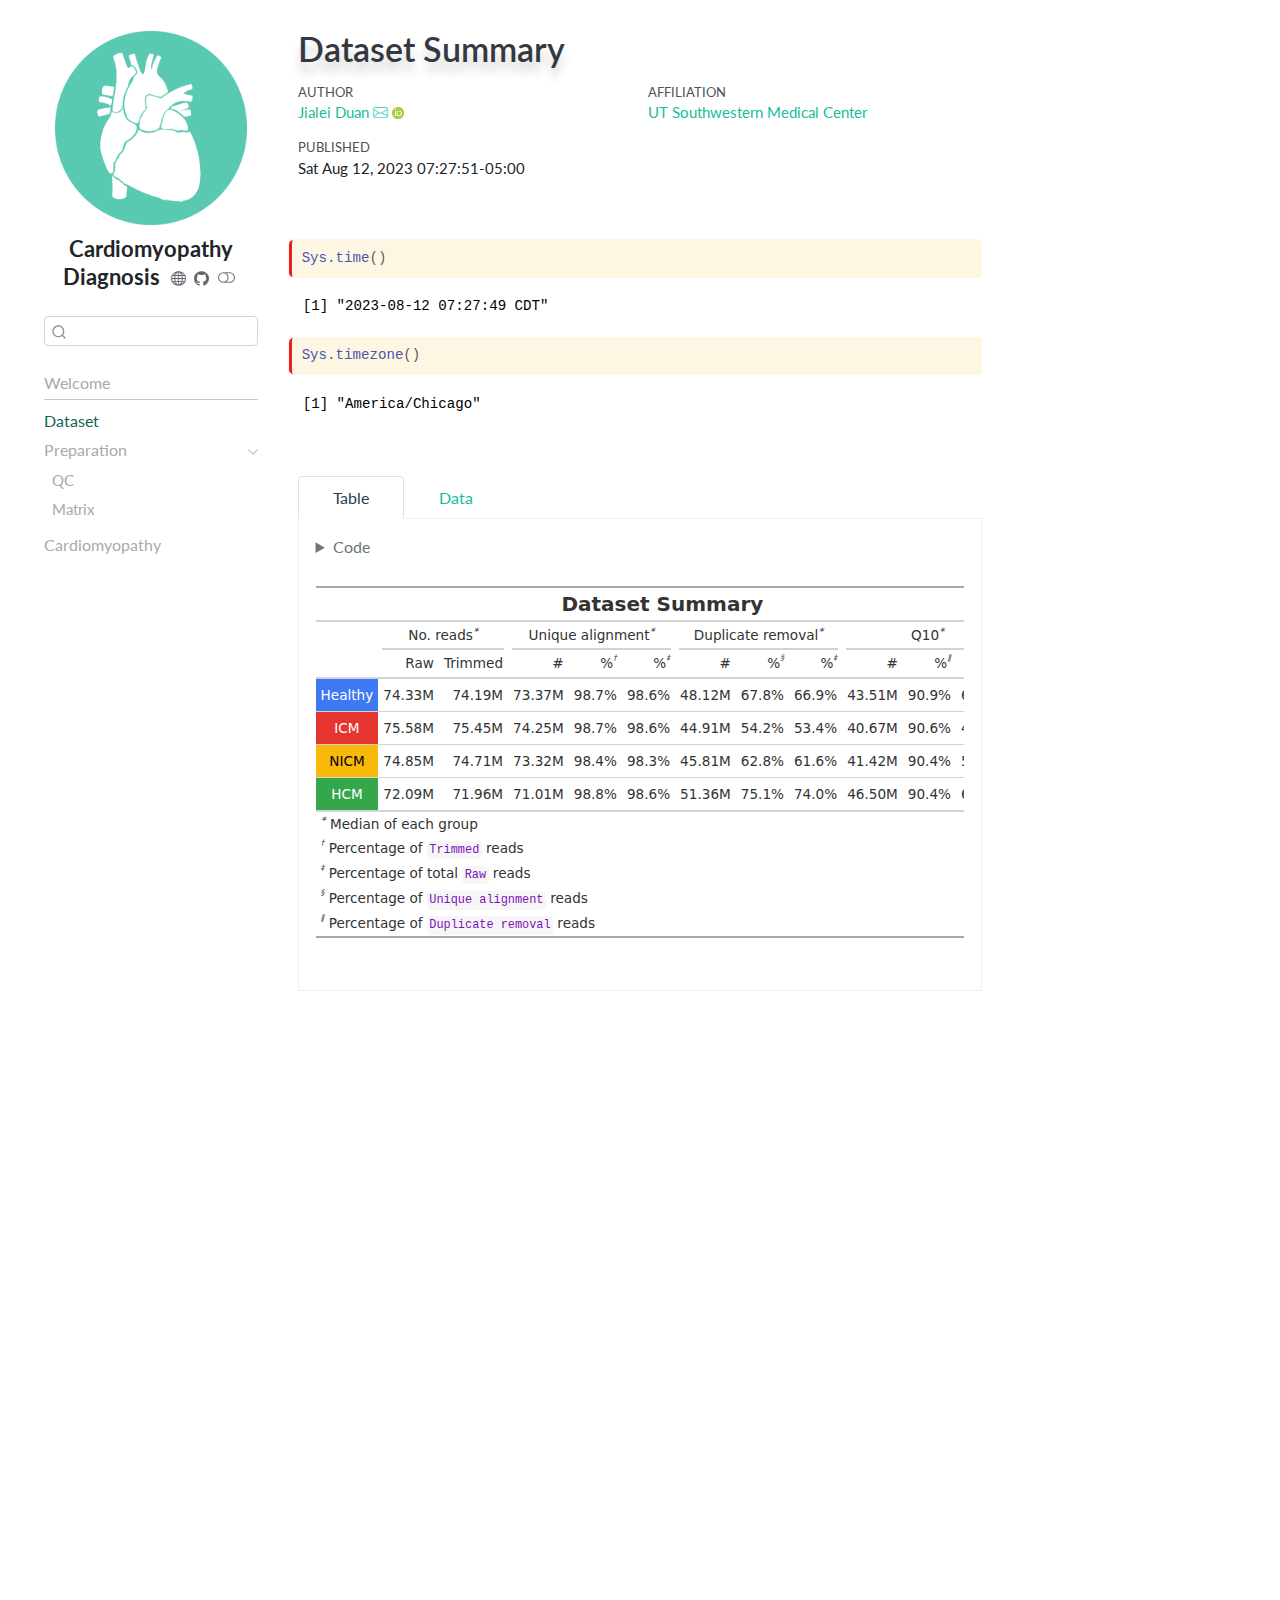
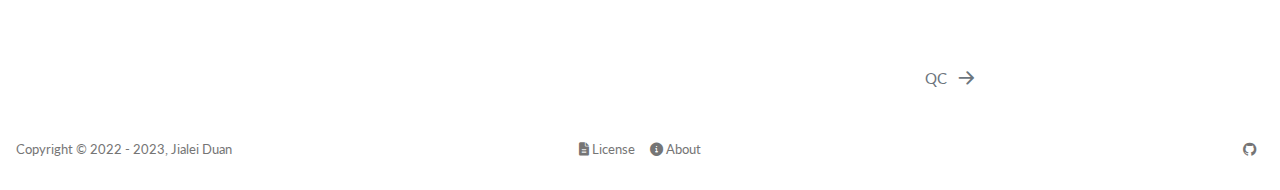
<file: docs/dataset.html>
<!DOCTYPE html>
<html xmlns="http://www.w3.org/1999/xhtml" lang="en" xml:lang="en"><head>
<meta http-equiv="Content-Type" content="text/html; charset=UTF-8">
<meta charset="utf-8">
<meta name="generator" content="quarto-99.9.9">
<meta name="viewport" content="width=device-width, initial-scale=1.0, user-scalable=yes">
<meta name="author" content="Jialei Duan">
<title>Cardiomyopathy Diagnosis - Dataset Summary</title>
<style>
code{white-space: pre-wrap;}
span.smallcaps{font-variant: small-caps;}
div.columns{display: flex; gap: min(4vw, 1.5em);}
div.column{flex: auto; overflow-x: auto;}
div.hanging-indent{margin-left: 1.5em; text-indent: -1.5em;}
ul.task-list{list-style: none;}
ul.task-list li input[type="checkbox"] {
  width: 0.8em;
  margin: 0 0.8em 0.2em -1em; /* quarto-specific, see https://github.com/quarto-dev/quarto-cli/issues/4556 */ 
  vertical-align: middle;
}
/* CSS for syntax highlighting */
pre > code.sourceCode { white-space: pre; position: relative; }
pre > code.sourceCode > span { display: inline-block; line-height: 1.25; }
pre > code.sourceCode > span:empty { height: 1.2em; }
.sourceCode { overflow: visible; }
code.sourceCode > span { color: inherit; text-decoration: inherit; }
div.sourceCode { margin: 1em 0; }
pre.sourceCode { margin: 0; }
@media screen {
div.sourceCode { overflow: auto; }
}
@media print {
pre > code.sourceCode { white-space: pre-wrap; }
pre > code.sourceCode > span { text-indent: -5em; padding-left: 5em; }
}
pre.numberSource code
  { counter-reset: source-line 0; }
pre.numberSource code > span
  { position: relative; left: -4em; counter-increment: source-line; }
pre.numberSource code > span > a:first-child::before
  { content: counter(source-line);
    position: relative; left: -1em; text-align: right; vertical-align: baseline;
    border: none; display: inline-block;
    -webkit-touch-callout: none; -webkit-user-select: none;
    -khtml-user-select: none; -moz-user-select: none;
    -ms-user-select: none; user-select: none;
    padding: 0 4px; width: 4em;
  }
pre.numberSource { margin-left: 3em;  padding-left: 4px; }
div.sourceCode
  {   }
@media screen {
pre > code.sourceCode > span > a:first-child::before { text-decoration: underline; }
}
</style>

<script src="site_libs/quarto-nav/quarto-nav.js"></script>
<script src="site_libs/clipboard/clipboard.min.js"></script>
<script src="site_libs/quarto-search/autocomplete.umd.js"></script>
<script src="site_libs/quarto-search/fuse.min.js"></script>
<script src="site_libs/quarto-search/quarto-search.js"></script>
<meta name="quarto:offset" content="./">
<link href="./qc.html" rel="next">
<link href="./favicon.png" rel="icon" type="image/png">
<script src="site_libs/quarto-html/quarto.js"></script>
<script src="site_libs/quarto-html/popper.min.js"></script>
<script src="site_libs/quarto-html/tippy.umd.min.js"></script>
<script src="site_libs/quarto-html/anchor.min.js"></script>
<link href="site_libs/quarto-html/tippy.css" rel="stylesheet">
<link href="site_libs/quarto-html/quarto-syntax-highlighting.css" rel="stylesheet" class="quarto-color-scheme" id="quarto-text-highlighting-styles">
<link href="site_libs/quarto-html/quarto-syntax-highlighting-dark.css" rel="prefetch" class="quarto-color-scheme quarto-color-alternate" id="quarto-text-highlighting-styles">
<script src="site_libs/bootstrap/bootstrap.min.js"></script>
<link href="site_libs/bootstrap/bootstrap-icons.css" rel="stylesheet">
<link href="site_libs/bootstrap/bootstrap.min.css" rel="stylesheet" class="quarto-color-scheme" id="quarto-bootstrap" data-mode="light">
<link href="site_libs/bootstrap/bootstrap-dark.min.css" rel="prefetch" class="quarto-color-scheme quarto-color-alternate" id="quarto-bootstrap" data-mode="dark">
<link href="site_libs/quarto-contrib/fontawesome6-0.1.0/all.css" rel="stylesheet">
<link href="site_libs/quarto-contrib/fontawesome6-0.1.0/latex-fontsize.css" rel="stylesheet"><script id="quarto-search-options" type="application/json">{
  "location": "sidebar",
  "copy-button": false,
  "collapse-after": 3,
  "panel-placement": "start",
  "type": "textbox",
  "limit": 20,
  "keyboard-shortcut": [
    "f",
    "/",
    "s"
  ],
  "language": {
    "search-no-results-text": "No results",
    "search-matching-documents-text": "matching documents",
    "search-copy-link-title": "Copy link to search",
    "search-hide-matches-text": "Hide additional matches",
    "search-more-match-text": "more match in this document",
    "search-more-matches-text": "more matches in this document",
    "search-clear-button-title": "Clear",
    "search-detached-cancel-button-title": "Cancel",
    "search-submit-button-title": "Submit",
    "search-label": "Search"
  }
}</script><script async="" src="https://www.googletagmanager.com/gtag/js?id=G-DX6PCXFCKG"></script><script type="text/javascript">

window.dataLayer = window.dataLayer || [];
function gtag(){dataLayer.push(arguments);}
gtag('js', new Date());
gtag('config', 'G-DX6PCXFCKG', { 'anonymize_ip': true});
</script><link rel="stylesheet" href="styles.css">
<meta property="og:title" content="Accurate Classification of Cardiomyopathy Diagnosis by Chromatin Accessibility">
<meta property="og:description" content="This study establishes proof-of-concept for a cardiomyopathy diagnostic algorithm using chromatin accessibility signatures at a sequencing depth achievable by benchtop instruments.">
<meta property="og:image" content="https://jlduan.github.io/cardiomyopathy-etiology/workflow.png">
<meta property="og:site_name" content="Cardiomyopathy Diagnosis">
<meta property="og:image:height" content="671">
<meta property="og:image:width" content="2093">
<meta name="twitter:title" content="Accurate Classification of Cardiomyopathy Diagnosis by Chromatin Accessibility">
<meta name="twitter:description" content="This study establishes proof-of-concept for a cardiomyopathy diagnostic algorithm using chromatin accessibility signatures at a sequencing depth achievable by benchtop instruments.">
<meta name="twitter:image" content="https://jlduan.github.io/cardiomyopathy-etiology/workflow.png">
<meta name="twitter:creator" content="@jlduan">
<meta name="twitter:site" content="@jlduan">
<meta name="twitter:image-height" content="671">
<meta name="twitter:image-width" content="2093">
<meta name="twitter:card" content="summary_large_image">
<meta name="citation_title" content="Dataset Summary">
<meta name="citation_author" content="Jialei Duan">
<meta name="citation_publication_date" content="2023-08-12">
<meta name="citation_cover_date" content="2023-08-12">
<meta name="citation_year" content="2023">
<meta name="citation_online_date" content="2023-08-12">
<meta name="citation_fulltext_html_url" content="https://jlduan.github.io/cardiomyopathy-etiology/dataset.html">
<meta name="citation_language" content="en">
</head>
<body class="nav-sidebar floating">

<div id="quarto-search-results"></div>
  <header id="quarto-header" class="headroom fixed-top"><nav class="quarto-secondary-nav"><div class="container-fluid d-flex">
      <button type="button" class="quarto-btn-toggle btn" data-bs-toggle="collapse" data-bs-target="#quarto-sidebar,#quarto-sidebar-glass" aria-controls="quarto-sidebar" aria-expanded="false" aria-label="Toggle sidebar navigation" onclick="if (window.quartoToggleHeadroom) { window.quartoToggleHeadroom(); }">
        <i class="bi bi-layout-text-sidebar-reverse"></i>
      </button>
        <nav class="quarto-page-breadcrumbs" aria-label="breadcrumb"><ol class="breadcrumb"><li class="breadcrumb-item"><a href="./dataset.html">Dataset</a></li></ol></nav>
        <a class="flex-grow-1" role="button" data-bs-toggle="collapse" data-bs-target="#quarto-sidebar,#quarto-sidebar-glass" aria-controls="quarto-sidebar" aria-expanded="false" aria-label="Toggle sidebar navigation" onclick="if (window.quartoToggleHeadroom) { window.quartoToggleHeadroom(); }">      
        </a>
      <button type="button" class="btn quarto-search-button" aria-label="" onclick="window.quartoOpenSearch();">
        <i class="bi bi-search"></i>
      </button>
    </div>
  </nav></header><!-- content --><div id="quarto-content" class="quarto-container page-columns page-rows-contents page-layout-article">
<!-- sidebar -->
  <nav id="quarto-sidebar" class="sidebar collapse collapse-horizontal sidebar-navigation floating overflow-auto"><div class="pt-lg-2 mt-2 text-center sidebar-header sidebar-header-stacked">
      <a href="./index.html" class="sidebar-logo-link">
      <img src="./logo.png" alt="" class="sidebar-logo py-0 d-lg-inline d-none"></a>
    <div class="sidebar-title mb-0 py-0">
      <a href="./"><strong>Cardiomyopathy Diagnosis</strong></a> 
        <div class="sidebar-tools-main tools-wide">
    <a href="https://github.com/jlduan" title="Cardiomyopathy Diagnosis" class="quarto-navigation-tool px-1" aria-label="Cardiomyopathy Diagnosis"><i class="bi bi-globe"></i></a>
    <a href="https://github.com/jlduan/cardiomyopathy-etiology" title="GitHub" class="quarto-navigation-tool px-1" aria-label="GitHub"><i class="bi bi-github"></i></a>
  <a href="" class="quarto-color-scheme-toggle quarto-navigation-tool  px-1" onclick="window.quartoToggleColorScheme(); return false;" title="Toggle dark mode"><i class="bi"></i></a>
</div>
    </div>
      </div>
        <div class="mt-2 flex-shrink-0 align-items-center">
        <div class="sidebar-search">
        <div id="quarto-search" class="" title="Search"></div>
        </div>
        </div>
    <div class="sidebar-menu-container"> 
    <ul class="list-unstyled mt-1">
<li class="sidebar-item">
  <div class="sidebar-item-container"> 
  <a href="./index.html" class="sidebar-item-text sidebar-link">
 <span class="menu-text">Welcome</span></a>
  </div>
</li>
        <li class="px-0"><hr class="sidebar-divider hi "></li>
        <li class="sidebar-item">
  <div class="sidebar-item-container"> 
  <a href="./dataset.html" class="sidebar-item-text sidebar-link active">
 <span class="menu-text">Dataset</span></a>
  </div>
</li>
        <li class="sidebar-item sidebar-item-section">
      <div class="sidebar-item-container"> 
            <a class="sidebar-item-text sidebar-link text-start" data-bs-toggle="collapse" data-bs-target="#quarto-sidebar-section-1" aria-expanded="true">
 <span class="menu-text">Preparation</span></a>
          <a class="sidebar-item-toggle text-start" data-bs-toggle="collapse" data-bs-target="#quarto-sidebar-section-1" aria-expanded="true" aria-label="Toggle section">
            <i class="bi bi-chevron-right ms-2"></i>
          </a> 
      </div>
      <ul id="quarto-sidebar-section-1" class="collapse list-unstyled sidebar-section depth1 show">
<li class="sidebar-item">
  <div class="sidebar-item-container"> 
  <a href="./qc.html" class="sidebar-item-text sidebar-link">
 <span class="menu-text">QC</span></a>
  </div>
</li>
          <li class="sidebar-item">
  <div class="sidebar-item-container"> 
  <a href="./matrix.html" class="sidebar-item-text sidebar-link">
 <span class="menu-text">Matrix</span></a>
  </div>
</li>
      </ul>
</li>
        <li class="sidebar-item">
  <div class="sidebar-item-container"> 
  <a href="./cardiomyopathy.html" class="sidebar-item-text sidebar-link">
 <span class="menu-text">Cardiomyopathy</span></a>
  </div>
</li>
    </ul>
</div>
</nav><div id="quarto-sidebar-glass" data-bs-toggle="collapse" data-bs-target="#quarto-sidebar,#quarto-sidebar-glass"></div>
<!-- margin-sidebar -->
    <div id="quarto-margin-sidebar" class="sidebar margin-sidebar">
        
    </div>
<!-- main -->
<main class="content" id="quarto-document-content"><header id="title-block-header" class="quarto-title-block default"><div class="quarto-title">
<h1 class="title">Dataset Summary</h1>
</div>


<div class="quarto-title-meta-author">
  <div class="quarto-title-meta-heading">Author</div>
  <div class="quarto-title-meta-heading">Affiliation</div>
  
    <div class="quarto-title-meta-contents">
    <p class="author"><a href="https://github.com/jlduan">Jialei Duan</a> <a href="mailto:duanjl+cardiomyopathy-etiology@gmail.com" class="quarto-title-author-email"><i class="bi bi-envelope"></i></a> <a href="https://orcid.org/0000-0003-4086-7461" class="quarto-title-author-orcid"> <img src="[data-uri]"></a></p>
  </div>
    <div class="quarto-title-meta-contents">
        <p class="affiliation">
            <a href="https://www.utsouthwestern.edu/education/medical-school/departments/green-center">
            UT Southwestern Medical Center
            </a>
          </p>
      </div>
    </div>

<div class="quarto-title-meta">

      
    <div>
    <div class="quarto-title-meta-heading">Published</div>
    <div class="quarto-title-meta-contents">
      <p class="date">Sat Aug 12, 2023 07:27:51-05:00</p>
    </div>
  </div>
  
    
  </div>
  


</header><p><br></p>
<div class="cell">
<div class="sourceCode" id="cb1"><pre class="downlit sourceCode r code-with-copy"><code class="sourceCode R"><span><span class="fu"><a href="https://rdrr.io/r/base/Sys.time.html">Sys.time</a></span><span class="op">(</span><span class="op">)</span></span></code><button title="Copy to Clipboard" class="code-copy-button"><i class="bi"></i></button></pre></div>
<div class="cell-output cell-output-stdout">
<pre><code>[1] "2023-08-12 07:27:49 CDT"</code></pre>
</div>
</div>
<div class="cell">
<div class="sourceCode" id="cb3"><pre class="downlit sourceCode r code-with-copy"><code class="sourceCode R"><span><span class="fu"><a href="https://rdrr.io/r/base/timezones.html">Sys.timezone</a></span><span class="op">(</span><span class="op">)</span></span></code><button title="Copy to Clipboard" class="code-copy-button"><i class="bi"></i></button></pre></div>
<div class="cell-output cell-output-stdout">
<pre><code>[1] "America/Chicago"</code></pre>
</div>
</div>
<p><br></p>
<div class="tabset-margin-container"></div><div class="panel-tabset">
<ul class="nav nav-tabs" role="tablist">
<li class="nav-item" role="presentation"><a class="nav-link active" id="tabset-1-1-tab" data-bs-toggle="tab" data-bs-target="#tabset-1-1" role="tab" aria-controls="tabset-1-1" aria-selected="true" aria-current="page">Table</a></li>
<li class="nav-item" role="presentation"><a class="nav-link" id="tabset-1-2-tab" data-bs-toggle="tab" data-bs-target="#tabset-1-2" role="tab" aria-controls="tabset-1-2" aria-selected="false">Data</a></li>
</ul>
<div class="tab-content">
<div id="tabset-1-1" class="tab-pane active" role="tabpanel" aria-labelledby="tabset-1-1-tab">
<div class="cell">
<details><summary>Code</summary><div class="sourceCode" id="cb5"><pre class="downlit sourceCode r code-with-copy"><code class="sourceCode R"><span><span class="va">dataset</span> <span class="op">|&gt;</span></span>
<span>    <span class="fu">dplyr</span><span class="fu">::</span><span class="fu"><a href="https://dplyr.tidyverse.org/reference/group_by.html">group_by</a></span><span class="op">(</span><span class="va">category</span><span class="op">)</span> <span class="op">|&gt;</span></span>
<span>    <span class="fu">dplyr</span><span class="fu">::</span><span class="fu"><a href="https://dplyr.tidyverse.org/reference/mutate.html">mutate</a></span><span class="op">(</span></span>
<span>        num_reads_uniq_percentage <span class="op">=</span> <span class="va">num_reads_uniq</span> <span class="op">/</span> <span class="va">num_reads_trimmed</span>,</span>
<span>        num_reads_uniq_percentage_all <span class="op">=</span> <span class="va">num_reads_uniq</span> <span class="op">/</span> <span class="va">num_reads_raw</span>,</span>
<span>        <span class="co">#</span></span>
<span>        num_reads_deduped_percentage <span class="op">=</span> <span class="va">num_reads_deduped</span> <span class="op">/</span> <span class="va">num_reads_uniq</span>,</span>
<span>        num_reads_deduped_percentage_all <span class="op">=</span> <span class="va">num_reads_deduped</span> <span class="op">/</span> <span class="va">num_reads_raw</span>,</span>
<span>        <span class="co">#</span></span>
<span>        num_reads_q10_percentage <span class="op">=</span> <span class="va">num_reads_q10</span> <span class="op">/</span> <span class="va">num_reads_deduped</span>,</span>
<span>        num_reads_q10_percentage_all <span class="op">=</span> <span class="va">num_reads_q10</span> <span class="op">/</span> <span class="va">num_reads_raw</span>,</span>
<span>    <span class="op">)</span> <span class="op">|&gt;</span></span>
<span>    <span class="fu">dplyr</span><span class="fu">::</span><span class="fu"><a href="https://dplyr.tidyverse.org/reference/summarise.html">summarise</a></span><span class="op">(</span></span>
<span>        <span class="co"># num_samples = dplyr::n(),</span></span>
<span>        median_reads <span class="op">=</span> <span class="fu"><a href="https://rdrr.io/r/stats/median.html">median</a></span><span class="op">(</span><span class="va">num_reads_raw</span><span class="op">)</span>,</span>
<span>        median_reads_trimmed <span class="op">=</span> <span class="fu"><a href="https://rdrr.io/r/stats/median.html">median</a></span><span class="op">(</span><span class="va">num_reads_trimmed</span><span class="op">)</span>,</span>
<span>        <span class="co">#</span></span>
<span>        median_reads_uniq <span class="op">=</span> <span class="fu"><a href="https://rdrr.io/r/stats/median.html">median</a></span><span class="op">(</span><span class="va">num_reads_uniq</span><span class="op">)</span>,</span>
<span>        median_reads_uniq_percentage <span class="op">=</span> <span class="fu"><a href="https://rdrr.io/r/stats/median.html">median</a></span><span class="op">(</span><span class="va">num_reads_uniq_percentage</span><span class="op">)</span>,</span>
<span>        median_reads_uniq_percentage_all <span class="op">=</span> <span class="fu"><a href="https://rdrr.io/r/stats/median.html">median</a></span><span class="op">(</span></span>
<span>            <span class="va">num_reads_uniq_percentage_all</span></span>
<span>        <span class="op">)</span>,</span>
<span>        <span class="co">#</span></span>
<span>        median_reads_deduped <span class="op">=</span> <span class="fu"><a href="https://rdrr.io/r/stats/median.html">median</a></span><span class="op">(</span><span class="va">num_reads_deduped</span><span class="op">)</span>,</span>
<span>        median_reads_deduped_percentage <span class="op">=</span> <span class="fu"><a href="https://rdrr.io/r/stats/median.html">median</a></span><span class="op">(</span><span class="va">num_reads_deduped_percentage</span><span class="op">)</span>,</span>
<span>        median_reads_deduped_percentage_all <span class="op">=</span> <span class="fu"><a href="https://rdrr.io/r/stats/median.html">median</a></span><span class="op">(</span></span>
<span>            <span class="va">num_reads_deduped_percentage_all</span></span>
<span>        <span class="op">)</span>,</span>
<span>        <span class="co">#</span></span>
<span>        median_reads_q10 <span class="op">=</span> <span class="fu"><a href="https://rdrr.io/r/stats/median.html">median</a></span><span class="op">(</span><span class="va">num_reads_q10</span><span class="op">)</span>,</span>
<span>        median_reads_q10_percentage <span class="op">=</span> <span class="fu"><a href="https://rdrr.io/r/stats/median.html">median</a></span><span class="op">(</span><span class="va">num_reads_q10_percentage</span><span class="op">)</span>,</span>
<span>        median_reads_q10_percentage_all <span class="op">=</span> <span class="fu"><a href="https://rdrr.io/r/stats/median.html">median</a></span><span class="op">(</span></span>
<span>            <span class="va">num_reads_q10_percentage_all</span></span>
<span>        <span class="op">)</span>,</span>
<span>    <span class="op">)</span> <span class="op">|&gt;</span></span>
<span>    <span class="fu">dplyr</span><span class="fu">::</span><span class="fu"><a href="https://dplyr.tidyverse.org/reference/mutate.html">mutate</a></span><span class="op">(</span></span>
<span>        category <span class="op">=</span> <span class="fu"><a href="https://rdrr.io/r/base/factor.html">factor</a></span><span class="op">(</span></span>
<span>            <span class="va">category</span>,</span>
<span>            levels <span class="op">=</span> <span class="fu"><a href="https://rdrr.io/r/base/c.html">c</a></span><span class="op">(</span><span class="st">"Healthy"</span>, <span class="st">"ICM"</span>, <span class="st">"NICM"</span>, <span class="st">"HCM"</span><span class="op">)</span></span>
<span>        <span class="op">)</span></span>
<span>    <span class="op">)</span> <span class="op">|&gt;</span></span>
<span>    <span class="fu">dplyr</span><span class="fu">::</span><span class="fu"><a href="https://dplyr.tidyverse.org/reference/arrange.html">arrange</a></span><span class="op">(</span><span class="va">category</span><span class="op">)</span> <span class="op">|&gt;</span></span>
<span>    <span class="fu">gt</span><span class="fu">::</span><span class="fu"><a href="https://gt.rstudio.com/reference/gt.html">gt</a></span><span class="op">(</span><span class="op">)</span> <span class="op">|&gt;</span></span>
<span>    <span class="fu">gt</span><span class="fu">::</span><span class="fu"><a href="https://gt.rstudio.com/reference/tab_header.html">tab_header</a></span><span class="op">(</span></span>
<span>        title <span class="op">=</span> <span class="fu">gt</span><span class="fu">::</span><span class="fu"><a href="https://gt.rstudio.com/reference/md.html">md</a></span><span class="op">(</span><span class="st">"**Dataset Summary**"</span><span class="op">)</span></span>
<span>    <span class="op">)</span> <span class="op">|&gt;</span></span>
<span>    <span class="fu">gt</span><span class="fu">::</span><span class="fu"><a href="https://gt.rstudio.com/reference/tab_spanner.html">tab_spanner</a></span><span class="op">(</span></span>
<span>        label <span class="op">=</span> <span class="st">"No. reads"</span>,</span>
<span>        columns <span class="op">=</span> <span class="fu"><a href="https://rdrr.io/r/base/c.html">c</a></span><span class="op">(</span><span class="va">median_reads</span>, <span class="va">median_reads_trimmed</span><span class="op">)</span></span>
<span>    <span class="op">)</span> <span class="op">|&gt;</span></span>
<span>    <span class="fu">gt</span><span class="fu">::</span><span class="fu"><a href="https://gt.rstudio.com/reference/tab_spanner.html">tab_spanner</a></span><span class="op">(</span></span>
<span>        label <span class="op">=</span> <span class="st">"Unique alignment"</span>,</span>
<span>        columns <span class="op">=</span> <span class="fu"><a href="https://rdrr.io/r/base/c.html">c</a></span><span class="op">(</span></span>
<span>            <span class="va">median_reads_uniq</span>,</span>
<span>            <span class="va">median_reads_uniq_percentage</span>,</span>
<span>            <span class="va">median_reads_uniq_percentage_all</span></span>
<span>        <span class="op">)</span></span>
<span>    <span class="op">)</span> <span class="op">|&gt;</span></span>
<span>    <span class="fu">gt</span><span class="fu">::</span><span class="fu"><a href="https://gt.rstudio.com/reference/tab_spanner.html">tab_spanner</a></span><span class="op">(</span></span>
<span>        label <span class="op">=</span> <span class="st">"Q10"</span>,</span>
<span>        columns <span class="op">=</span> <span class="fu"><a href="https://rdrr.io/r/base/c.html">c</a></span><span class="op">(</span></span>
<span>            <span class="va">median_reads_q10</span>,</span>
<span>            <span class="va">median_reads_q10_percentage</span>,</span>
<span>            <span class="va">median_reads_q10_percentage_all</span></span>
<span>        <span class="op">)</span></span>
<span>    <span class="op">)</span> <span class="op">|&gt;</span></span>
<span>    <span class="fu">gt</span><span class="fu">::</span><span class="fu"><a href="https://gt.rstudio.com/reference/tab_spanner.html">tab_spanner</a></span><span class="op">(</span></span>
<span>        label <span class="op">=</span> <span class="st">"Duplicate removal"</span>,</span>
<span>        columns <span class="op">=</span> <span class="va">median_reads_deduped</span><span class="op">:</span><span class="va">median_reads_deduped_percentage_all</span></span>
<span>    <span class="op">)</span> <span class="op">|&gt;</span></span>
<span>    <span class="fu">gt</span><span class="fu">::</span><span class="fu"><a href="https://gt.rstudio.com/reference/tab_footnote.html">tab_footnote</a></span><span class="op">(</span></span>
<span>        footnote <span class="op">=</span> <span class="fu">gt</span><span class="fu">::</span><span class="fu"><a href="https://gt.rstudio.com/reference/md.html">md</a></span><span class="op">(</span><span class="st">"Median of each group"</span><span class="op">)</span>,</span>
<span>        locations <span class="op">=</span> <span class="fu">gt</span><span class="fu">::</span><span class="fu"><a href="https://gt.rstudio.com/reference/cells_column_spanners.html">cells_column_spanners</a></span><span class="op">(</span></span>
<span>            spanners <span class="op">=</span> <span class="fu"><a href="https://rdrr.io/r/base/c.html">c</a></span><span class="op">(</span></span>
<span>                <span class="st">"No. reads"</span>,</span>
<span>                <span class="st">"Unique alignment"</span>,</span>
<span>                <span class="st">"Duplicate removal"</span>,</span>
<span>                <span class="st">"Q10"</span></span>
<span>            <span class="op">)</span></span>
<span>        <span class="op">)</span></span>
<span>    <span class="op">)</span> <span class="op">|&gt;</span></span>
<span>    <span class="fu">gt</span><span class="fu">::</span><span class="fu"><a href="https://gt.rstudio.com/reference/tab_footnote.html">tab_footnote</a></span><span class="op">(</span></span>
<span>        footnote <span class="op">=</span> <span class="fu">gt</span><span class="fu">::</span><span class="fu"><a href="https://gt.rstudio.com/reference/md.html">md</a></span><span class="op">(</span><span class="st">"Percentage of `Trimmed` reads"</span><span class="op">)</span>,</span>
<span>        locations <span class="op">=</span> <span class="fu">gt</span><span class="fu">::</span><span class="fu"><a href="https://gt.rstudio.com/reference/cells_column_labels.html">cells_column_labels</a></span><span class="op">(</span></span>
<span>            columns <span class="op">=</span> <span class="va">median_reads_uniq_percentage</span></span>
<span>        <span class="op">)</span></span>
<span>    <span class="op">)</span> <span class="op">|&gt;</span></span>
<span>    <span class="fu">gt</span><span class="fu">::</span><span class="fu"><a href="https://gt.rstudio.com/reference/tab_footnote.html">tab_footnote</a></span><span class="op">(</span></span>
<span>        footnote <span class="op">=</span> <span class="fu">gt</span><span class="fu">::</span><span class="fu"><a href="https://gt.rstudio.com/reference/md.html">md</a></span><span class="op">(</span><span class="st">"Percentage of total `Raw` reads"</span><span class="op">)</span>,</span>
<span>        locations <span class="op">=</span> <span class="fu">gt</span><span class="fu">::</span><span class="fu"><a href="https://gt.rstudio.com/reference/cells_column_labels.html">cells_column_labels</a></span><span class="op">(</span></span>
<span>            columns <span class="op">=</span> <span class="va">median_reads_uniq_percentage_all</span></span>
<span>        <span class="op">)</span></span>
<span>    <span class="op">)</span> <span class="op">|&gt;</span></span>
<span>    <span class="fu">gt</span><span class="fu">::</span><span class="fu"><a href="https://gt.rstudio.com/reference/tab_footnote.html">tab_footnote</a></span><span class="op">(</span></span>
<span>        footnote <span class="op">=</span> <span class="fu">gt</span><span class="fu">::</span><span class="fu"><a href="https://gt.rstudio.com/reference/md.html">md</a></span><span class="op">(</span><span class="st">"Percentage of `Unique alignment` reads"</span><span class="op">)</span>,</span>
<span>        locations <span class="op">=</span> <span class="fu">gt</span><span class="fu">::</span><span class="fu"><a href="https://gt.rstudio.com/reference/cells_column_labels.html">cells_column_labels</a></span><span class="op">(</span></span>
<span>            columns <span class="op">=</span> <span class="va">median_reads_deduped_percentage</span></span>
<span>        <span class="op">)</span></span>
<span>    <span class="op">)</span> <span class="op">|&gt;</span></span>
<span>    <span class="fu">gt</span><span class="fu">::</span><span class="fu"><a href="https://gt.rstudio.com/reference/tab_footnote.html">tab_footnote</a></span><span class="op">(</span></span>
<span>        footnote <span class="op">=</span> <span class="fu">gt</span><span class="fu">::</span><span class="fu"><a href="https://gt.rstudio.com/reference/md.html">md</a></span><span class="op">(</span><span class="st">"Percentage of total `Raw` reads"</span><span class="op">)</span>,</span>
<span>        locations <span class="op">=</span> <span class="fu">gt</span><span class="fu">::</span><span class="fu"><a href="https://gt.rstudio.com/reference/cells_column_labels.html">cells_column_labels</a></span><span class="op">(</span></span>
<span>            columns <span class="op">=</span> <span class="va">median_reads_deduped_percentage_all</span></span>
<span>        <span class="op">)</span></span>
<span>    <span class="op">)</span> <span class="op">|&gt;</span></span>
<span>    <span class="fu">gt</span><span class="fu">::</span><span class="fu"><a href="https://gt.rstudio.com/reference/tab_footnote.html">tab_footnote</a></span><span class="op">(</span></span>
<span>        footnote <span class="op">=</span> <span class="fu">gt</span><span class="fu">::</span><span class="fu"><a href="https://gt.rstudio.com/reference/md.html">md</a></span><span class="op">(</span></span>
<span>            <span class="st">"Percentage of `Duplicate removal` reads"</span></span>
<span>        <span class="op">)</span>,</span>
<span>        locations <span class="op">=</span> <span class="fu">gt</span><span class="fu">::</span><span class="fu"><a href="https://gt.rstudio.com/reference/cells_column_labels.html">cells_column_labels</a></span><span class="op">(</span></span>
<span>            columns <span class="op">=</span> <span class="va">median_reads_q10_percentage</span></span>
<span>        <span class="op">)</span></span>
<span>    <span class="op">)</span> <span class="op">|&gt;</span></span>
<span>    <span class="fu">gt</span><span class="fu">::</span><span class="fu"><a href="https://gt.rstudio.com/reference/tab_footnote.html">tab_footnote</a></span><span class="op">(</span></span>
<span>        footnote <span class="op">=</span> <span class="fu">gt</span><span class="fu">::</span><span class="fu"><a href="https://gt.rstudio.com/reference/md.html">md</a></span><span class="op">(</span><span class="st">"Percentage of total `Raw` reads"</span><span class="op">)</span>,</span>
<span>        locations <span class="op">=</span> <span class="fu">gt</span><span class="fu">::</span><span class="fu"><a href="https://gt.rstudio.com/reference/cells_column_labels.html">cells_column_labels</a></span><span class="op">(</span></span>
<span>            columns <span class="op">=</span> <span class="va">median_reads_q10_percentage_all</span></span>
<span>        <span class="op">)</span></span>
<span>    <span class="op">)</span> <span class="op">|&gt;</span></span>
<span>    <span class="fu">gt</span><span class="fu">::</span><span class="fu"><a href="https://gt.rstudio.com/reference/fmt_number.html">fmt_number</a></span><span class="op">(</span></span>
<span>        columns <span class="op">=</span> <span class="fu"><a href="https://rdrr.io/r/base/c.html">c</a></span><span class="op">(</span></span>
<span>            <span class="va">median_reads</span><span class="op">:</span><span class="va">median_reads_uniq</span>,</span>
<span>            <span class="va">median_reads_deduped</span>,</span>
<span>            <span class="va">median_reads_q10</span></span>
<span>        <span class="op">)</span>,</span>
<span>        decimals <span class="op">=</span> <span class="fl">2</span>,</span>
<span>        suffixing <span class="op">=</span> <span class="cn">TRUE</span></span>
<span>    <span class="op">)</span> <span class="op">|&gt;</span></span>
<span>    <span class="fu">gt</span><span class="fu">::</span><span class="fu"><a href="https://gt.rstudio.com/reference/fmt_percent.html">fmt_percent</a></span><span class="op">(</span></span>
<span>        columns <span class="op">=</span> <span class="fu"><a href="https://rdrr.io/r/base/c.html">c</a></span><span class="op">(</span></span>
<span>            <span class="va">median_reads_uniq_percentage</span><span class="op">:</span><span class="va">median_reads_uniq_percentage_all</span>,</span>
<span>            <span class="va">median_reads_deduped_percentage</span><span class="op">:</span><span class="va">median_reads_deduped_percentage_all</span>,</span>
<span>            <span class="va">median_reads_q10_percentage</span><span class="op">:</span><span class="va">median_reads_q10_percentage_all</span></span>
<span>        <span class="op">)</span>,</span>
<span>        decimals <span class="op">=</span> <span class="fl">1</span></span>
<span>    <span class="op">)</span> <span class="op">|&gt;</span></span>
<span>    <span class="fu">gt</span><span class="fu">::</span><span class="fu"><a href="https://gt.rstudio.com/reference/data_color.html">data_color</a></span><span class="op">(</span></span>
<span>        columns <span class="op">=</span> <span class="fu"><a href="https://rdrr.io/r/base/c.html">c</a></span><span class="op">(</span><span class="va">category</span><span class="op">)</span>,</span>
<span>        colors <span class="op">=</span> <span class="fu">scales</span><span class="fu">::</span><span class="fu"><a href="https://scales.r-lib.org/reference/col_numeric.html">col_factor</a></span><span class="op">(</span></span>
<span>            palette <span class="op">=</span> <span class="fu">yarrr</span><span class="fu">::</span><span class="fu"><a href="https://rdrr.io/pkg/yarrr/man/piratepal.html">piratepal</a></span><span class="op">(</span>palette <span class="op">=</span> <span class="st">"google"</span><span class="op">)</span> <span class="op">|&gt;</span> <span class="fu"><a href="https://rdrr.io/r/base/character.html">as.character</a></span><span class="op">(</span><span class="op">)</span>,</span>
<span>            domain <span class="op">=</span> <span class="cn">NULL</span></span>
<span>        <span class="op">)</span></span>
<span>    <span class="op">)</span> <span class="op">|&gt;</span></span>
<span>    <span class="fu">gt</span><span class="fu">::</span><span class="fu"><a href="https://gt.rstudio.com/reference/cols_label.html">cols_label</a></span><span class="op">(</span></span>
<span>        category <span class="op">=</span> <span class="st">""</span>,</span>
<span>        <span class="co">#</span></span>
<span>        median_reads <span class="op">=</span> <span class="st">"Raw"</span>,</span>
<span>        median_reads_trimmed <span class="op">=</span> <span class="st">"Trimmed"</span>,</span>
<span>        <span class="co">#</span></span>
<span>        median_reads_uniq <span class="op">=</span> <span class="fu">gt</span><span class="fu">::</span><span class="fu"><a href="https://gt.rstudio.com/reference/html.html">html</a></span><span class="op">(</span><span class="st">"#"</span><span class="op">)</span>,</span>
<span>        median_reads_uniq_percentage <span class="op">=</span> <span class="fu">gt</span><span class="fu">::</span><span class="fu"><a href="https://gt.rstudio.com/reference/html.html">html</a></span><span class="op">(</span><span class="st">"%"</span><span class="op">)</span>,</span>
<span>        median_reads_uniq_percentage_all <span class="op">=</span> <span class="fu">gt</span><span class="fu">::</span><span class="fu"><a href="https://gt.rstudio.com/reference/html.html">html</a></span><span class="op">(</span><span class="st">"%"</span><span class="op">)</span>,</span>
<span>        <span class="co">#</span></span>
<span>        median_reads_deduped <span class="op">=</span> <span class="fu">gt</span><span class="fu">::</span><span class="fu"><a href="https://gt.rstudio.com/reference/html.html">html</a></span><span class="op">(</span><span class="st">"#"</span><span class="op">)</span>,</span>
<span>        median_reads_deduped_percentage <span class="op">=</span> <span class="fu">gt</span><span class="fu">::</span><span class="fu"><a href="https://gt.rstudio.com/reference/html.html">html</a></span><span class="op">(</span><span class="st">"%"</span><span class="op">)</span>,</span>
<span>        median_reads_deduped_percentage_all <span class="op">=</span> <span class="fu">gt</span><span class="fu">::</span><span class="fu"><a href="https://gt.rstudio.com/reference/html.html">html</a></span><span class="op">(</span><span class="st">"%"</span><span class="op">)</span>,</span>
<span>        <span class="co">#</span></span>
<span>        median_reads_q10 <span class="op">=</span> <span class="fu">gt</span><span class="fu">::</span><span class="fu"><a href="https://gt.rstudio.com/reference/html.html">html</a></span><span class="op">(</span><span class="st">"#"</span><span class="op">)</span>,</span>
<span>        median_reads_q10_percentage <span class="op">=</span> <span class="fu">gt</span><span class="fu">::</span><span class="fu"><a href="https://gt.rstudio.com/reference/html.html">html</a></span><span class="op">(</span><span class="st">"%"</span><span class="op">)</span>,</span>
<span>        median_reads_q10_percentage_all <span class="op">=</span> <span class="fu">gt</span><span class="fu">::</span><span class="fu"><a href="https://gt.rstudio.com/reference/html.html">html</a></span><span class="op">(</span><span class="st">"%"</span><span class="op">)</span>,</span>
<span>    <span class="op">)</span> <span class="op">|&gt;</span></span>
<span>    <span class="fu">gt</span><span class="fu">::</span><span class="fu"><a href="https://gt.rstudio.com/reference/opt_footnote_marks.html">opt_footnote_marks</a></span><span class="op">(</span>marks <span class="op">=</span> <span class="st">"extended"</span><span class="op">)</span> <span class="op">|&gt;</span></span>
<span>    <span class="fu">gt</span><span class="fu">::</span><span class="fu"><a href="https://gt.rstudio.com/reference/tab_options.html">tab_options</a></span><span class="op">(</span><span class="op">)</span> <span class="op">|&gt;</span></span>
<span>    <span class="fu">gt</span><span class="fu">::</span><span class="fu"><a href="https://gt.rstudio.com/reference/tab_style.html">tab_style</a></span><span class="op">(</span></span>
<span>        style <span class="op">=</span> <span class="fu">gt</span><span class="fu">::</span><span class="fu"><a href="https://gt.rstudio.com/reference/cell_text.html">cell_text</a></span><span class="op">(</span>size <span class="op">=</span> <span class="fu">gt</span><span class="fu">::</span><span class="fu"><a href="https://gt.rstudio.com/reference/pct.html">pct</a></span><span class="op">(</span><span class="fl">85</span><span class="op">)</span><span class="op">)</span>,</span>
<span>        locations <span class="op">=</span> <span class="fu"><a href="https://rdrr.io/r/base/list.html">list</a></span><span class="op">(</span></span>
<span>            <span class="co"># gt::cells_title(),</span></span>
<span>            <span class="fu">gt</span><span class="fu">::</span><span class="fu"><a href="https://gt.rstudio.com/reference/cells_column_spanners.html">cells_column_spanners</a></span><span class="op">(</span>spanners <span class="op">=</span> <span class="fu">gt</span><span class="fu">::</span><span class="fu"><a href="https://tidyselect.r-lib.org/reference/everything.html">everything</a></span><span class="op">(</span><span class="op">)</span><span class="op">)</span>,</span>
<span>            <span class="fu">gt</span><span class="fu">::</span><span class="fu"><a href="https://gt.rstudio.com/reference/cells_body.html">cells_body</a></span><span class="op">(</span><span class="op">)</span>, <span class="fu">gt</span><span class="fu">::</span><span class="fu"><a href="https://gt.rstudio.com/reference/cells_column_labels.html">cells_column_labels</a></span><span class="op">(</span><span class="op">)</span>,</span>
<span>            <span class="fu">gt</span><span class="fu">::</span><span class="fu"><a href="https://gt.rstudio.com/reference/cells_footnotes.html">cells_footnotes</a></span><span class="op">(</span><span class="op">)</span></span>
<span>        <span class="op">)</span></span>
<span>    <span class="op">)</span></span></code><button title="Copy to Clipboard" class="code-copy-button"><i class="bi"></i></button></pre></div>
</details><div class="cell-output-display">
<div id="vbjacwwzlu" style="padding-left:0px;padding-right:0px;padding-top:10px;padding-bottom:10px;overflow-x:auto;overflow-y:auto;width:auto;height:auto;">
<style>#vbjacwwzlu table {
  font-family: system-ui, 'Segoe UI', Roboto, Helvetica, Arial, sans-serif, 'Apple Color Emoji', 'Segoe UI Emoji', 'Segoe UI Symbol', 'Noto Color Emoji';
  -webkit-font-smoothing: antialiased;
  -moz-osx-font-smoothing: grayscale;
}

#vbjacwwzlu thead, #vbjacwwzlu tbody, #vbjacwwzlu tfoot, #vbjacwwzlu tr, #vbjacwwzlu td, #vbjacwwzlu th {
  border-style: none;
}

#vbjacwwzlu p {
  margin: 0;
  padding: 0;
}

#vbjacwwzlu .gt_table {
  display: table;
  border-collapse: collapse;
  line-height: normal;
  margin-left: auto;
  margin-right: auto;
  color: #333333;
  font-size: 16px;
  font-weight: normal;
  font-style: normal;
  background-color: #FFFFFF;
  width: auto;
  border-top-style: solid;
  border-top-width: 2px;
  border-top-color: #A8A8A8;
  border-right-style: none;
  border-right-width: 2px;
  border-right-color: #D3D3D3;
  border-bottom-style: solid;
  border-bottom-width: 2px;
  border-bottom-color: #A8A8A8;
  border-left-style: none;
  border-left-width: 2px;
  border-left-color: #D3D3D3;
}

#vbjacwwzlu .gt_caption {
  padding-top: 4px;
  padding-bottom: 4px;
}

#vbjacwwzlu .gt_title {
  color: #333333;
  font-size: 125%;
  font-weight: initial;
  padding-top: 4px;
  padding-bottom: 4px;
  padding-left: 5px;
  padding-right: 5px;
  border-bottom-color: #FFFFFF;
  border-bottom-width: 0;
}

#vbjacwwzlu .gt_subtitle {
  color: #333333;
  font-size: 85%;
  font-weight: initial;
  padding-top: 3px;
  padding-bottom: 5px;
  padding-left: 5px;
  padding-right: 5px;
  border-top-color: #FFFFFF;
  border-top-width: 0;
}

#vbjacwwzlu .gt_heading {
  background-color: #FFFFFF;
  text-align: center;
  border-bottom-color: #FFFFFF;
  border-left-style: none;
  border-left-width: 1px;
  border-left-color: #D3D3D3;
  border-right-style: none;
  border-right-width: 1px;
  border-right-color: #D3D3D3;
}

#vbjacwwzlu .gt_bottom_border {
  border-bottom-style: solid;
  border-bottom-width: 2px;
  border-bottom-color: #D3D3D3;
}

#vbjacwwzlu .gt_col_headings {
  border-top-style: solid;
  border-top-width: 2px;
  border-top-color: #D3D3D3;
  border-bottom-style: solid;
  border-bottom-width: 2px;
  border-bottom-color: #D3D3D3;
  border-left-style: none;
  border-left-width: 1px;
  border-left-color: #D3D3D3;
  border-right-style: none;
  border-right-width: 1px;
  border-right-color: #D3D3D3;
}

#vbjacwwzlu .gt_col_heading {
  color: #333333;
  background-color: #FFFFFF;
  font-size: 100%;
  font-weight: normal;
  text-transform: inherit;
  border-left-style: none;
  border-left-width: 1px;
  border-left-color: #D3D3D3;
  border-right-style: none;
  border-right-width: 1px;
  border-right-color: #D3D3D3;
  vertical-align: bottom;
  padding-top: 5px;
  padding-bottom: 6px;
  padding-left: 5px;
  padding-right: 5px;
  overflow-x: hidden;
}

#vbjacwwzlu .gt_column_spanner_outer {
  color: #333333;
  background-color: #FFFFFF;
  font-size: 100%;
  font-weight: normal;
  text-transform: inherit;
  padding-top: 0;
  padding-bottom: 0;
  padding-left: 4px;
  padding-right: 4px;
}

#vbjacwwzlu .gt_column_spanner_outer:first-child {
  padding-left: 0;
}

#vbjacwwzlu .gt_column_spanner_outer:last-child {
  padding-right: 0;
}

#vbjacwwzlu .gt_column_spanner {
  border-bottom-style: solid;
  border-bottom-width: 2px;
  border-bottom-color: #D3D3D3;
  vertical-align: bottom;
  padding-top: 5px;
  padding-bottom: 5px;
  overflow-x: hidden;
  display: inline-block;
  width: 100%;
}

#vbjacwwzlu .gt_spanner_row {
  border-bottom-style: hidden;
}

#vbjacwwzlu .gt_group_heading {
  padding-top: 8px;
  padding-bottom: 8px;
  padding-left: 5px;
  padding-right: 5px;
  color: #333333;
  background-color: #FFFFFF;
  font-size: 100%;
  font-weight: initial;
  text-transform: inherit;
  border-top-style: solid;
  border-top-width: 2px;
  border-top-color: #D3D3D3;
  border-bottom-style: solid;
  border-bottom-width: 2px;
  border-bottom-color: #D3D3D3;
  border-left-style: none;
  border-left-width: 1px;
  border-left-color: #D3D3D3;
  border-right-style: none;
  border-right-width: 1px;
  border-right-color: #D3D3D3;
  vertical-align: middle;
  text-align: left;
}

#vbjacwwzlu .gt_empty_group_heading {
  padding: 0.5px;
  color: #333333;
  background-color: #FFFFFF;
  font-size: 100%;
  font-weight: initial;
  border-top-style: solid;
  border-top-width: 2px;
  border-top-color: #D3D3D3;
  border-bottom-style: solid;
  border-bottom-width: 2px;
  border-bottom-color: #D3D3D3;
  vertical-align: middle;
}

#vbjacwwzlu .gt_from_md > :first-child {
  margin-top: 0;
}

#vbjacwwzlu .gt_from_md > :last-child {
  margin-bottom: 0;
}

#vbjacwwzlu .gt_row {
  padding-top: 8px;
  padding-bottom: 8px;
  padding-left: 5px;
  padding-right: 5px;
  margin: 10px;
  border-top-style: solid;
  border-top-width: 1px;
  border-top-color: #D3D3D3;
  border-left-style: none;
  border-left-width: 1px;
  border-left-color: #D3D3D3;
  border-right-style: none;
  border-right-width: 1px;
  border-right-color: #D3D3D3;
  vertical-align: middle;
  overflow-x: hidden;
}

#vbjacwwzlu .gt_stub {
  color: #333333;
  background-color: #FFFFFF;
  font-size: 100%;
  font-weight: initial;
  text-transform: inherit;
  border-right-style: solid;
  border-right-width: 2px;
  border-right-color: #D3D3D3;
  padding-left: 5px;
  padding-right: 5px;
}

#vbjacwwzlu .gt_stub_row_group {
  color: #333333;
  background-color: #FFFFFF;
  font-size: 100%;
  font-weight: initial;
  text-transform: inherit;
  border-right-style: solid;
  border-right-width: 2px;
  border-right-color: #D3D3D3;
  padding-left: 5px;
  padding-right: 5px;
  vertical-align: top;
}

#vbjacwwzlu .gt_row_group_first td {
  border-top-width: 2px;
}

#vbjacwwzlu .gt_row_group_first th {
  border-top-width: 2px;
}

#vbjacwwzlu .gt_summary_row {
  color: #333333;
  background-color: #FFFFFF;
  text-transform: inherit;
  padding-top: 8px;
  padding-bottom: 8px;
  padding-left: 5px;
  padding-right: 5px;
}

#vbjacwwzlu .gt_first_summary_row {
  border-top-style: solid;
  border-top-color: #D3D3D3;
}

#vbjacwwzlu .gt_first_summary_row.thick {
  border-top-width: 2px;
}

#vbjacwwzlu .gt_last_summary_row {
  padding-top: 8px;
  padding-bottom: 8px;
  padding-left: 5px;
  padding-right: 5px;
  border-bottom-style: solid;
  border-bottom-width: 2px;
  border-bottom-color: #D3D3D3;
}

#vbjacwwzlu .gt_grand_summary_row {
  color: #333333;
  background-color: #FFFFFF;
  text-transform: inherit;
  padding-top: 8px;
  padding-bottom: 8px;
  padding-left: 5px;
  padding-right: 5px;
}

#vbjacwwzlu .gt_first_grand_summary_row {
  padding-top: 8px;
  padding-bottom: 8px;
  padding-left: 5px;
  padding-right: 5px;
  border-top-style: double;
  border-top-width: 6px;
  border-top-color: #D3D3D3;
}

#vbjacwwzlu .gt_last_grand_summary_row_top {
  padding-top: 8px;
  padding-bottom: 8px;
  padding-left: 5px;
  padding-right: 5px;
  border-bottom-style: double;
  border-bottom-width: 6px;
  border-bottom-color: #D3D3D3;
}

#vbjacwwzlu .gt_striped {
  background-color: rgba(128, 128, 128, 0.05);
}

#vbjacwwzlu .gt_table_body {
  border-top-style: solid;
  border-top-width: 2px;
  border-top-color: #D3D3D3;
  border-bottom-style: solid;
  border-bottom-width: 2px;
  border-bottom-color: #D3D3D3;
}

#vbjacwwzlu .gt_footnotes {
  color: #333333;
  background-color: #FFFFFF;
  border-bottom-style: none;
  border-bottom-width: 2px;
  border-bottom-color: #D3D3D3;
  border-left-style: none;
  border-left-width: 2px;
  border-left-color: #D3D3D3;
  border-right-style: none;
  border-right-width: 2px;
  border-right-color: #D3D3D3;
}

#vbjacwwzlu .gt_footnote {
  margin: 0px;
  font-size: 90%;
  padding-top: 4px;
  padding-bottom: 4px;
  padding-left: 5px;
  padding-right: 5px;
}

#vbjacwwzlu .gt_sourcenotes {
  color: #333333;
  background-color: #FFFFFF;
  border-bottom-style: none;
  border-bottom-width: 2px;
  border-bottom-color: #D3D3D3;
  border-left-style: none;
  border-left-width: 2px;
  border-left-color: #D3D3D3;
  border-right-style: none;
  border-right-width: 2px;
  border-right-color: #D3D3D3;
}

#vbjacwwzlu .gt_sourcenote {
  font-size: 90%;
  padding-top: 4px;
  padding-bottom: 4px;
  padding-left: 5px;
  padding-right: 5px;
}

#vbjacwwzlu .gt_left {
  text-align: left;
}

#vbjacwwzlu .gt_center {
  text-align: center;
}

#vbjacwwzlu .gt_right {
  text-align: right;
  font-variant-numeric: tabular-nums;
}

#vbjacwwzlu .gt_font_normal {
  font-weight: normal;
}

#vbjacwwzlu .gt_font_bold {
  font-weight: bold;
}

#vbjacwwzlu .gt_font_italic {
  font-style: italic;
}

#vbjacwwzlu .gt_super {
  font-size: 65%;
}

#vbjacwwzlu .gt_footnote_marks {
  font-size: 75%;
  vertical-align: 0.4em;
  position: initial;
}

#vbjacwwzlu .gt_asterisk {
  font-size: 100%;
  vertical-align: 0;
}

#vbjacwwzlu .gt_indent_1 {
  text-indent: 5px;
}

#vbjacwwzlu .gt_indent_2 {
  text-indent: 10px;
}

#vbjacwwzlu .gt_indent_3 {
  text-indent: 15px;
}

#vbjacwwzlu .gt_indent_4 {
  text-indent: 20px;
}

#vbjacwwzlu .gt_indent_5 {
  text-indent: 25px;
}
</style>
<table class="gt_table" data-quarto-disable-processing="false" data-quarto-bootstrap="false">
<thead>
<tr class="gt_heading">
<td colspan="12" class="gt_heading gt_title gt_font_normal gt_bottom_border" style=""><strong>Dataset Summary</strong></td>
    </tr>
<tr class="gt_col_headings gt_spanner_row">
<th class="gt_col_heading gt_columns_bottom_border gt_center" rowspan="2" colspan="1" style="font-size: 85%;" scope="col" id=""></th>
      <th class="gt_center gt_columns_top_border gt_column_spanner_outer" rowspan="1" colspan="2" style="font-size: 85%;" scope="colgroup" id="No. reads<span class=&quot;gt_footnote_marks gt_asterisk&quot; style=&quot;white-space:nowrap;font-style:italic;font-weight:normal;&quot;><sup>*</sup></span>">
        <span class="gt_column_spanner">No. reads<span class="gt_footnote_marks gt_asterisk" style="white-space:nowrap;font-style:italic;font-weight:normal;"><sup>*</sup></span></span>
      </th>
      <th class="gt_center gt_columns_top_border gt_column_spanner_outer" rowspan="1" colspan="3" style="font-size: 85%;" scope="colgroup" id="Unique alignment<span class=&quot;gt_footnote_marks gt_asterisk&quot; style=&quot;white-space:nowrap;font-style:italic;font-weight:normal;&quot;><sup>*</sup></span>">
        <span class="gt_column_spanner">Unique alignment<span class="gt_footnote_marks gt_asterisk" style="white-space:nowrap;font-style:italic;font-weight:normal;"><sup>*</sup></span></span>
      </th>
      <th class="gt_center gt_columns_top_border gt_column_spanner_outer" rowspan="1" colspan="3" style="font-size: 85%;" scope="colgroup" id="Duplicate removal<span class=&quot;gt_footnote_marks gt_asterisk&quot; style=&quot;white-space:nowrap;font-style:italic;font-weight:normal;&quot;><sup>*</sup></span>">
        <span class="gt_column_spanner">Duplicate removal<span class="gt_footnote_marks gt_asterisk" style="white-space:nowrap;font-style:italic;font-weight:normal;"><sup>*</sup></span></span>
      </th>
      <th class="gt_center gt_columns_top_border gt_column_spanner_outer" rowspan="1" colspan="3" style="font-size: 85%;" scope="colgroup" id="Q10<span class=&quot;gt_footnote_marks gt_asterisk&quot; style=&quot;white-space:nowrap;font-style:italic;font-weight:normal;&quot;><sup>*</sup></span>">
        <span class="gt_column_spanner">Q10<span class="gt_footnote_marks gt_asterisk" style="white-space:nowrap;font-style:italic;font-weight:normal;"><sup>*</sup></span></span>
      </th>
    </tr>
<tr class="gt_col_headings">
<th class="gt_col_heading gt_columns_bottom_border gt_right" rowspan="1" colspan="1" style="font-size: 85%;" scope="col" id="Raw">Raw</th>
      <th class="gt_col_heading gt_columns_bottom_border gt_right" rowspan="1" colspan="1" style="font-size: 85%;" scope="col" id="Trimmed">Trimmed</th>
      <th class="gt_col_heading gt_columns_bottom_border gt_right" rowspan="1" colspan="1" style="font-size: 85%;" scope="col" id="#">#</th>
      <th class="gt_col_heading gt_columns_bottom_border gt_right" rowspan="1" colspan="1" style="font-size: 85%;" scope="col" id="%<span class=&quot;gt_footnote_marks&quot; style=&quot;white-space:nowrap;font-style:italic;font-weight:normal;&quot;><sup>†</sup></span>">%<span class="gt_footnote_marks" style="white-space:nowrap;font-style:italic;font-weight:normal;"><sup>†</sup></span>
</th>
      <th class="gt_col_heading gt_columns_bottom_border gt_right" rowspan="1" colspan="1" style="font-size: 85%;" scope="col" id="%<span class=&quot;gt_footnote_marks&quot; style=&quot;white-space:nowrap;font-style:italic;font-weight:normal;&quot;><sup>‡</sup></span>">%<span class="gt_footnote_marks" style="white-space:nowrap;font-style:italic;font-weight:normal;"><sup>‡</sup></span>
</th>
      <th class="gt_col_heading gt_columns_bottom_border gt_right" rowspan="1" colspan="1" style="font-size: 85%;" scope="col" id="#">#</th>
      <th class="gt_col_heading gt_columns_bottom_border gt_right" rowspan="1" colspan="1" style="font-size: 85%;" scope="col" id="%<span class=&quot;gt_footnote_marks&quot; style=&quot;white-space:nowrap;font-style:italic;font-weight:normal;&quot;><sup>§</sup></span>">%<span class="gt_footnote_marks" style="white-space:nowrap;font-style:italic;font-weight:normal;"><sup>§</sup></span>
</th>
      <th class="gt_col_heading gt_columns_bottom_border gt_right" rowspan="1" colspan="1" style="font-size: 85%;" scope="col" id="%<span class=&quot;gt_footnote_marks&quot; style=&quot;white-space:nowrap;font-style:italic;font-weight:normal;&quot;><sup>‡</sup></span>">%<span class="gt_footnote_marks" style="white-space:nowrap;font-style:italic;font-weight:normal;"><sup>‡</sup></span>
</th>
      <th class="gt_col_heading gt_columns_bottom_border gt_right" rowspan="1" colspan="1" style="font-size: 85%;" scope="col" id="#">#</th>
      <th class="gt_col_heading gt_columns_bottom_border gt_right" rowspan="1" colspan="1" style="font-size: 85%;" scope="col" id="%<span class=&quot;gt_footnote_marks&quot; style=&quot;white-space:nowrap;font-style:italic;font-weight:normal;&quot;><sup>‖</sup></span>">%<span class="gt_footnote_marks" style="white-space:nowrap;font-style:italic;font-weight:normal;"><sup>‖</sup></span>
</th>
      <th class="gt_col_heading gt_columns_bottom_border gt_right" rowspan="1" colspan="1" style="font-size: 85%;" scope="col" id="%<span class=&quot;gt_footnote_marks&quot; style=&quot;white-space:nowrap;font-style:italic;font-weight:normal;&quot;><sup>‡</sup></span>">%<span class="gt_footnote_marks" style="white-space:nowrap;font-style:italic;font-weight:normal;"><sup>‡</sup></span>
</th>
    </tr>
</thead>
<tbody class="gt_table_body">
<tr>
<td headers="category" class="gt_row gt_center" style="background-color: #3D79F3; color: #FFFFFF; font-size: 85%;">Healthy</td>
<td headers="median_reads" class="gt_row gt_right" style="font-size: 85%;">74.33M</td>
<td headers="median_reads_trimmed" class="gt_row gt_right" style="font-size: 85%;">74.19M</td>
<td headers="median_reads_uniq" class="gt_row gt_right" style="font-size: 85%;">73.37M</td>
<td headers="median_reads_uniq_percentage" class="gt_row gt_right" style="font-size: 85%;">98.7%</td>
<td headers="median_reads_uniq_percentage_all" class="gt_row gt_right" style="font-size: 85%;">98.6%</td>
<td headers="median_reads_deduped" class="gt_row gt_right" style="font-size: 85%;">48.12M</td>
<td headers="median_reads_deduped_percentage" class="gt_row gt_right" style="font-size: 85%;">67.8%</td>
<td headers="median_reads_deduped_percentage_all" class="gt_row gt_right" style="font-size: 85%;">66.9%</td>
<td headers="median_reads_q10" class="gt_row gt_right" style="font-size: 85%;">43.51M</td>
<td headers="median_reads_q10_percentage" class="gt_row gt_right" style="font-size: 85%;">90.9%</td>
<td headers="median_reads_q10_percentage_all" class="gt_row gt_right" style="font-size: 85%;">60.5%</td>
</tr>
<tr>
<td headers="category" class="gt_row gt_center" style="background-color: #E6352F; color: #FFFFFF; font-size: 85%;">ICM</td>
<td headers="median_reads" class="gt_row gt_right" style="font-size: 85%;">75.58M</td>
<td headers="median_reads_trimmed" class="gt_row gt_right" style="font-size: 85%;">75.45M</td>
<td headers="median_reads_uniq" class="gt_row gt_right" style="font-size: 85%;">74.25M</td>
<td headers="median_reads_uniq_percentage" class="gt_row gt_right" style="font-size: 85%;">98.7%</td>
<td headers="median_reads_uniq_percentage_all" class="gt_row gt_right" style="font-size: 85%;">98.6%</td>
<td headers="median_reads_deduped" class="gt_row gt_right" style="font-size: 85%;">44.91M</td>
<td headers="median_reads_deduped_percentage" class="gt_row gt_right" style="font-size: 85%;">54.2%</td>
<td headers="median_reads_deduped_percentage_all" class="gt_row gt_right" style="font-size: 85%;">53.4%</td>
<td headers="median_reads_q10" class="gt_row gt_right" style="font-size: 85%;">40.67M</td>
<td headers="median_reads_q10_percentage" class="gt_row gt_right" style="font-size: 85%;">90.6%</td>
<td headers="median_reads_q10_percentage_all" class="gt_row gt_right" style="font-size: 85%;">48.2%</td>
</tr>
<tr>
<td headers="category" class="gt_row gt_center" style="background-color: #F9B90A; color: #000000; font-size: 85%;">NICM</td>
<td headers="median_reads" class="gt_row gt_right" style="font-size: 85%;">74.85M</td>
<td headers="median_reads_trimmed" class="gt_row gt_right" style="font-size: 85%;">74.71M</td>
<td headers="median_reads_uniq" class="gt_row gt_right" style="font-size: 85%;">73.32M</td>
<td headers="median_reads_uniq_percentage" class="gt_row gt_right" style="font-size: 85%;">98.4%</td>
<td headers="median_reads_uniq_percentage_all" class="gt_row gt_right" style="font-size: 85%;">98.3%</td>
<td headers="median_reads_deduped" class="gt_row gt_right" style="font-size: 85%;">45.81M</td>
<td headers="median_reads_deduped_percentage" class="gt_row gt_right" style="font-size: 85%;">62.8%</td>
<td headers="median_reads_deduped_percentage_all" class="gt_row gt_right" style="font-size: 85%;">61.6%</td>
<td headers="median_reads_q10" class="gt_row gt_right" style="font-size: 85%;">41.42M</td>
<td headers="median_reads_q10_percentage" class="gt_row gt_right" style="font-size: 85%;">90.4%</td>
<td headers="median_reads_q10_percentage_all" class="gt_row gt_right" style="font-size: 85%;">55.6%</td>
</tr>
<tr>
<td headers="category" class="gt_row gt_center" style="background-color: #34A74B; color: #FFFFFF; font-size: 85%;">HCM</td>
<td headers="median_reads" class="gt_row gt_right" style="font-size: 85%;">72.09M</td>
<td headers="median_reads_trimmed" class="gt_row gt_right" style="font-size: 85%;">71.96M</td>
<td headers="median_reads_uniq" class="gt_row gt_right" style="font-size: 85%;">71.01M</td>
<td headers="median_reads_uniq_percentage" class="gt_row gt_right" style="font-size: 85%;">98.8%</td>
<td headers="median_reads_uniq_percentage_all" class="gt_row gt_right" style="font-size: 85%;">98.6%</td>
<td headers="median_reads_deduped" class="gt_row gt_right" style="font-size: 85%;">51.36M</td>
<td headers="median_reads_deduped_percentage" class="gt_row gt_right" style="font-size: 85%;">75.1%</td>
<td headers="median_reads_deduped_percentage_all" class="gt_row gt_right" style="font-size: 85%;">74.0%</td>
<td headers="median_reads_q10" class="gt_row gt_right" style="font-size: 85%;">46.50M</td>
<td headers="median_reads_q10_percentage" class="gt_row gt_right" style="font-size: 85%;">90.4%</td>
<td headers="median_reads_q10_percentage_all" class="gt_row gt_right" style="font-size: 85%;">66.9%</td>
</tr>
</tbody>
<tfoot class="gt_footnotes">
<tr>
<td class="gt_footnote" style="font-size: 85%;" colspan="12">
<span class="gt_footnote_marks gt_asterisk" style="white-space:nowrap;font-style:italic;font-weight:normal;"><sup>*</sup></span> Median of each group</td>
    </tr>
<tr>
<td class="gt_footnote" style="font-size: 85%;" colspan="12">
<span class="gt_footnote_marks" style="white-space:nowrap;font-style:italic;font-weight:normal;"><sup>†</sup></span> Percentage of <code>Trimmed</code> reads</td>
    </tr>
<tr>
<td class="gt_footnote" style="font-size: 85%;" colspan="12">
<span class="gt_footnote_marks" style="white-space:nowrap;font-style:italic;font-weight:normal;"><sup>‡</sup></span> Percentage of total <code>Raw</code> reads</td>
    </tr>
<tr>
<td class="gt_footnote" style="font-size: 85%;" colspan="12">
<span class="gt_footnote_marks" style="white-space:nowrap;font-style:italic;font-weight:normal;"><sup>§</sup></span> Percentage of <code>Unique alignment</code> reads</td>
    </tr>
<tr>
<td class="gt_footnote" style="font-size: 85%;" colspan="12">
<span class="gt_footnote_marks" style="white-space:nowrap;font-style:italic;font-weight:normal;"><sup>‖</sup></span> Percentage of <code>Duplicate removal</code> reads</td>
    </tr>
</tfoot>
</table>
</div>
</div>
</div>
</div>
<div id="tabset-1-2" class="tab-pane" role="tabpanel" aria-labelledby="tabset-1-2-tab">
<div class="cell">
<details><summary>Code</summary><div class="sourceCode" id="cb6"><pre class="downlit sourceCode r code-with-copy"><code class="sourceCode R"><span><span class="va">dataset</span> <span class="op">|&gt;</span></span>
<span>    <span class="fu">dplyr</span><span class="fu">::</span><span class="fu"><a href="https://dplyr.tidyverse.org/reference/select.html">select</a></span><span class="op">(</span><span class="va">sample</span>, <span class="va">category</span>, <span class="va">num_reads_raw</span>, <span class="va">num_reads_q10</span><span class="op">)</span> <span class="op">|&gt;</span></span>
<span>    <span class="fu">dplyr</span><span class="fu">::</span><span class="fu"><a href="https://dplyr.tidyverse.org/reference/mutate.html">mutate</a></span><span class="op">(</span></span>
<span>        ratio <span class="op">=</span> <span class="va">num_reads_q10</span> <span class="op">/</span> <span class="va">num_reads_raw</span>,</span>
<span>        category <span class="op">=</span> <span class="fu"><a href="https://rdrr.io/r/base/factor.html">factor</a></span><span class="op">(</span></span>
<span>            <span class="va">category</span>,</span>
<span>            levels <span class="op">=</span> <span class="fu"><a href="https://rdrr.io/r/base/c.html">c</a></span><span class="op">(</span><span class="st">"Healthy"</span>, <span class="st">"ICM"</span>, <span class="st">"NICM"</span>, <span class="st">"HCM"</span><span class="op">)</span></span>
<span>        <span class="op">)</span></span>
<span>    <span class="op">)</span> <span class="op">|&gt;</span></span>
<span>    <span class="fu">gt</span><span class="fu">::</span><span class="fu"><a href="https://gt.rstudio.com/reference/gt.html">gt</a></span><span class="op">(</span><span class="op">)</span> <span class="op">|&gt;</span> </span>
<span>    <span class="fu">gt</span><span class="fu">::</span><span class="fu"><a href="https://gt.rstudio.com/reference/grand_summary_rows.html">grand_summary_rows</a></span><span class="op">(</span></span>
<span>        columns <span class="op">=</span> <span class="va">num_reads_raw</span><span class="op">:</span><span class="va">num_reads_q10</span>,</span>
<span>        fns <span class="op">=</span> <span class="fu"><a href="https://rdrr.io/r/base/c.html">c</a></span><span class="op">(</span></span>
<span>            Average <span class="op">=</span> <span class="op">~</span> <span class="fu"><a href="https://rdrr.io/r/base/mean.html">mean</a></span><span class="op">(</span><span class="va">.</span><span class="op">)</span></span>
<span>        <span class="op">)</span>,</span>
<span>        formatter <span class="op">=</span> <span class="fu">gt</span><span class="fu">::</span><span class="va"><a href="https://gt.rstudio.com/reference/fmt_number.html">fmt_number</a></span>,</span>
<span>        decimals <span class="op">=</span> <span class="fl">2</span>,</span>
<span>        suffixing <span class="op">=</span> <span class="cn">TRUE</span></span>
<span>    <span class="op">)</span> <span class="op">|&gt;</span> </span>
<span>    <span class="fu">gt</span><span class="fu">::</span><span class="fu"><a href="https://gt.rstudio.com/reference/grand_summary_rows.html">grand_summary_rows</a></span><span class="op">(</span></span>
<span>        columns <span class="op">=</span> <span class="va">ratio</span>,</span>
<span>        fns <span class="op">=</span> <span class="fu"><a href="https://rdrr.io/r/base/c.html">c</a></span><span class="op">(</span></span>
<span>            Average <span class="op">=</span> <span class="op">~</span> <span class="fu"><a href="https://rdrr.io/r/base/mean.html">mean</a></span><span class="op">(</span><span class="va">.</span><span class="op">)</span></span>
<span>        <span class="op">)</span>,</span>
<span>        formatter <span class="op">=</span> <span class="fu">gt</span><span class="fu">::</span><span class="va"><a href="https://gt.rstudio.com/reference/fmt_percent.html">fmt_percent</a></span>,</span>
<span>        decimals <span class="op">=</span> <span class="fl">2</span></span>
<span>    <span class="op">)</span> <span class="op">|&gt;</span></span>
<span>    <span class="fu">gt</span><span class="fu">::</span><span class="fu"><a href="https://gt.rstudio.com/reference/tab_spanner.html">tab_spanner</a></span><span class="op">(</span></span>
<span>        <span class="co"># label = "No. reads",</span></span>
<span>        label <span class="op">=</span> <span class="fu">gt</span><span class="fu">::</span><span class="fu"><a href="https://gt.rstudio.com/reference/md.html">md</a></span><span class="op">(</span><span class="st">"**No. reads**"</span><span class="op">)</span>,</span>
<span>        columns <span class="op">=</span> <span class="fu"><a href="https://rdrr.io/r/base/c.html">c</a></span><span class="op">(</span><span class="va">num_reads_raw</span>, <span class="va">num_reads_q10</span><span class="op">)</span></span>
<span>    <span class="op">)</span> <span class="op">|&gt;</span></span>
<span>    <span class="fu">gt</span><span class="fu">::</span><span class="fu"><a href="https://gt.rstudio.com/reference/tab_header.html">tab_header</a></span><span class="op">(</span></span>
<span>        title <span class="op">=</span> <span class="fu">gt</span><span class="fu">::</span><span class="fu"><a href="https://gt.rstudio.com/reference/md.html">md</a></span><span class="op">(</span><span class="st">"**Sample Overview**"</span><span class="op">)</span></span>
<span>    <span class="op">)</span> <span class="op">|&gt;</span></span>
<span>    <span class="fu">gt</span><span class="fu">::</span><span class="fu"><a href="https://gt.rstudio.com/reference/data_color.html">data_color</a></span><span class="op">(</span></span>
<span>        columns <span class="op">=</span> <span class="fu"><a href="https://rdrr.io/r/base/c.html">c</a></span><span class="op">(</span><span class="va">category</span><span class="op">)</span>,</span>
<span>        colors <span class="op">=</span> <span class="fu">scales</span><span class="fu">::</span><span class="fu"><a href="https://scales.r-lib.org/reference/col_numeric.html">col_factor</a></span><span class="op">(</span></span>
<span>            palette <span class="op">=</span> <span class="fu">yarrr</span><span class="fu">::</span><span class="fu"><a href="https://rdrr.io/pkg/yarrr/man/piratepal.html">piratepal</a></span><span class="op">(</span>palette <span class="op">=</span> <span class="st">"google"</span><span class="op">)</span> <span class="op">|&gt;</span> <span class="fu"><a href="https://rdrr.io/r/base/character.html">as.character</a></span><span class="op">(</span><span class="op">)</span>,</span>
<span>            domain <span class="op">=</span> <span class="cn">NULL</span></span>
<span>        <span class="op">)</span></span>
<span>    <span class="op">)</span> <span class="op">|&gt;</span></span>
<span>    <span class="fu">gt</span><span class="fu">::</span><span class="fu"><a href="https://gt.rstudio.com/reference/data_color.html">data_color</a></span><span class="op">(</span></span>
<span>        columns <span class="op">=</span> <span class="fu"><a href="https://rdrr.io/r/base/c.html">c</a></span><span class="op">(</span><span class="va">num_reads_raw</span><span class="op">)</span>,</span>
<span>        colors <span class="op">=</span> <span class="fu">scales</span><span class="fu">::</span><span class="fu"><a href="https://scales.r-lib.org/reference/col_numeric.html">col_numeric</a></span><span class="op">(</span></span>
<span>            palette <span class="op">=</span> <span class="fu"><a href="https://rdrr.io/r/base/c.html">c</a></span><span class="op">(</span></span>
<span>                <span class="st">"green"</span>, <span class="st">"orange"</span>, <span class="st">"red"</span></span>
<span>            <span class="op">)</span>,</span>
<span>            domain <span class="op">=</span> <span class="cn">NULL</span></span>
<span>        <span class="op">)</span></span>
<span>    <span class="op">)</span> <span class="op">|&gt;</span></span>
<span>    <span class="fu">gt</span><span class="fu">::</span><span class="fu"><a href="https://gt.rstudio.com/reference/data_color.html">data_color</a></span><span class="op">(</span></span>
<span>        columns <span class="op">=</span> <span class="fu"><a href="https://rdrr.io/r/base/c.html">c</a></span><span class="op">(</span><span class="va">ratio</span><span class="op">)</span>,</span>
<span>        colors <span class="op">=</span> <span class="fu">scales</span><span class="fu">::</span><span class="fu"><a href="https://scales.r-lib.org/reference/col_numeric.html">col_numeric</a></span><span class="op">(</span></span>
<span>            palette <span class="op">=</span> <span class="fu">viridis</span><span class="fu">::</span><span class="fu"><a href="https://sjmgarnier.github.io/viridisLite/reference/viridis.html">viridis</a></span><span class="op">(</span>n <span class="op">=</span> <span class="fl">5</span>, option <span class="op">=</span> <span class="st">"F"</span><span class="op">)</span>,</span>
<span>            domain <span class="op">=</span> <span class="cn">NULL</span></span>
<span>        <span class="op">)</span></span>
<span>    <span class="op">)</span> <span class="op">|&gt;</span></span>
<span>    <span class="fu">gt</span><span class="fu">::</span><span class="fu"><a href="https://gt.rstudio.com/reference/fmt_number.html">fmt_number</a></span><span class="op">(</span></span>
<span>        columns <span class="op">=</span> <span class="fu"><a href="https://rdrr.io/r/base/c.html">c</a></span><span class="op">(</span><span class="va">num_reads_raw</span>, <span class="va">num_reads_q10</span><span class="op">)</span>,</span>
<span>        decimals <span class="op">=</span> <span class="fl">2</span>,</span>
<span>        suffixing <span class="op">=</span> <span class="cn">TRUE</span></span>
<span>    <span class="op">)</span> <span class="op">|&gt;</span></span>
<span>    <span class="fu">gt</span><span class="fu">::</span><span class="fu"><a href="https://gt.rstudio.com/reference/fmt_percent.html">fmt_percent</a></span><span class="op">(</span></span>
<span>        columns <span class="op">=</span> <span class="fu"><a href="https://rdrr.io/r/base/c.html">c</a></span><span class="op">(</span><span class="va">ratio</span><span class="op">)</span>,</span>
<span>        decimals <span class="op">=</span> <span class="fl">1</span></span>
<span>    <span class="op">)</span> <span class="op">|&gt;</span></span>
<span>    <span class="fu">gt</span><span class="fu">::</span><span class="fu"><a href="https://gt.rstudio.com/reference/cols_label.html">cols_label</a></span><span class="op">(</span></span>
<span>        sample <span class="op">=</span> <span class="fu">gt</span><span class="fu">::</span><span class="fu"><a href="https://gt.rstudio.com/reference/md.html">md</a></span><span class="op">(</span><span class="st">"**Sample**"</span><span class="op">)</span>,</span>
<span>        category <span class="op">=</span> <span class="fu">gt</span><span class="fu">::</span><span class="fu"><a href="https://gt.rstudio.com/reference/md.html">md</a></span><span class="op">(</span><span class="st">"Category"</span><span class="op">)</span>,</span>
<span>        num_reads_raw <span class="op">=</span> <span class="fu">gt</span><span class="fu">::</span><span class="fu"><a href="https://gt.rstudio.com/reference/md.html">md</a></span><span class="op">(</span><span class="st">"Raw"</span><span class="op">)</span>,</span>
<span>        num_reads_q10 <span class="op">=</span> <span class="fu">gt</span><span class="fu">::</span><span class="fu"><a href="https://gt.rstudio.com/reference/md.html">md</a></span><span class="op">(</span><span class="st">"Q10"</span><span class="op">)</span>,</span>
<span>        ratio <span class="op">=</span> <span class="fu">gt</span><span class="fu">::</span><span class="fu"><a href="https://gt.rstudio.com/reference/md.html">md</a></span><span class="op">(</span><span class="st">"Percentage"</span><span class="op">)</span></span>
<span>    <span class="op">)</span> <span class="op">|&gt;</span></span>
<span>    <span class="fu">gt</span><span class="fu">::</span><span class="fu"><a href="https://gt.rstudio.com/reference/tab_options.html">tab_options</a></span><span class="op">(</span></span>
<span>        <span class="co"># table.background.color = gt::adjust_luminance("LemonChiffon", steps = 2),</span></span>
<span>        <span class="co"># table.background.color = gt::adjust_luminance("#FFEFE5", steps = 2),</span></span>
<span>        table.background.color <span class="op">=</span> <span class="cn">NULL</span>,</span>
<span>        grand_summary_row.background.color <span class="op">=</span> <span class="st">"lightblue"</span></span>
<span>    <span class="op">)</span> <span class="op">|&gt;</span></span>
<span>    <span class="fu">gt</span><span class="fu">::</span><span class="fu"><a href="https://gt.rstudio.com/reference/tab_style.html">tab_style</a></span><span class="op">(</span></span>
<span>        style <span class="op">=</span> <span class="fu">gt</span><span class="fu">::</span><span class="fu"><a href="https://gt.rstudio.com/reference/cell_text.html">cell_text</a></span><span class="op">(</span>size <span class="op">=</span> <span class="fu">gt</span><span class="fu">::</span><span class="fu"><a href="https://gt.rstudio.com/reference/pct.html">pct</a></span><span class="op">(</span><span class="fl">95</span><span class="op">)</span><span class="op">)</span>,</span>
<span>        locations <span class="op">=</span> <span class="fu"><a href="https://rdrr.io/r/base/list.html">list</a></span><span class="op">(</span></span>
<span>            <span class="co"># gt::cells_title(),</span></span>
<span>            <span class="fu">gt</span><span class="fu">::</span><span class="fu"><a href="https://gt.rstudio.com/reference/cells_column_spanners.html">cells_column_spanners</a></span><span class="op">(</span>spanners <span class="op">=</span> <span class="fu">gt</span><span class="fu">::</span><span class="fu"><a href="https://tidyselect.r-lib.org/reference/everything.html">everything</a></span><span class="op">(</span><span class="op">)</span><span class="op">)</span>,</span>
<span>            <span class="fu">gt</span><span class="fu">::</span><span class="fu"><a href="https://gt.rstudio.com/reference/cells_body.html">cells_body</a></span><span class="op">(</span><span class="op">)</span>, <span class="fu">gt</span><span class="fu">::</span><span class="fu"><a href="https://gt.rstudio.com/reference/cells_column_labels.html">cells_column_labels</a></span><span class="op">(</span><span class="op">)</span></span>
<span>        <span class="op">)</span></span>
<span>    <span class="op">)</span></span></code><button title="Copy to Clipboard" class="code-copy-button"><i class="bi"></i></button></pre></div>
</details><div class="cell-output-display">
<div id="chruuathyq" style="padding-left:0px;padding-right:0px;padding-top:10px;padding-bottom:10px;overflow-x:auto;overflow-y:auto;width:auto;height:auto;">
<style>#chruuathyq table {
  font-family: system-ui, 'Segoe UI', Roboto, Helvetica, Arial, sans-serif, 'Apple Color Emoji', 'Segoe UI Emoji', 'Segoe UI Symbol', 'Noto Color Emoji';
  -webkit-font-smoothing: antialiased;
  -moz-osx-font-smoothing: grayscale;
}

#chruuathyq thead, #chruuathyq tbody, #chruuathyq tfoot, #chruuathyq tr, #chruuathyq td, #chruuathyq th {
  border-style: none;
}

#chruuathyq p {
  margin: 0;
  padding: 0;
}

#chruuathyq .gt_table {
  display: table;
  border-collapse: collapse;
  line-height: normal;
  margin-left: auto;
  margin-right: auto;
  color: #333333;
  font-size: 16px;
  font-weight: normal;
  font-style: normal;
  background-color: #FFFFFF;
  width: auto;
  border-top-style: solid;
  border-top-width: 2px;
  border-top-color: #A8A8A8;
  border-right-style: none;
  border-right-width: 2px;
  border-right-color: #D3D3D3;
  border-bottom-style: solid;
  border-bottom-width: 2px;
  border-bottom-color: #A8A8A8;
  border-left-style: none;
  border-left-width: 2px;
  border-left-color: #D3D3D3;
}

#chruuathyq .gt_caption {
  padding-top: 4px;
  padding-bottom: 4px;
}

#chruuathyq .gt_title {
  color: #333333;
  font-size: 125%;
  font-weight: initial;
  padding-top: 4px;
  padding-bottom: 4px;
  padding-left: 5px;
  padding-right: 5px;
  border-bottom-color: #FFFFFF;
  border-bottom-width: 0;
}

#chruuathyq .gt_subtitle {
  color: #333333;
  font-size: 85%;
  font-weight: initial;
  padding-top: 3px;
  padding-bottom: 5px;
  padding-left: 5px;
  padding-right: 5px;
  border-top-color: #FFFFFF;
  border-top-width: 0;
}

#chruuathyq .gt_heading {
  background-color: #FFFFFF;
  text-align: center;
  border-bottom-color: #FFFFFF;
  border-left-style: none;
  border-left-width: 1px;
  border-left-color: #D3D3D3;
  border-right-style: none;
  border-right-width: 1px;
  border-right-color: #D3D3D3;
}

#chruuathyq .gt_bottom_border {
  border-bottom-style: solid;
  border-bottom-width: 2px;
  border-bottom-color: #D3D3D3;
}

#chruuathyq .gt_col_headings {
  border-top-style: solid;
  border-top-width: 2px;
  border-top-color: #D3D3D3;
  border-bottom-style: solid;
  border-bottom-width: 2px;
  border-bottom-color: #D3D3D3;
  border-left-style: none;
  border-left-width: 1px;
  border-left-color: #D3D3D3;
  border-right-style: none;
  border-right-width: 1px;
  border-right-color: #D3D3D3;
}

#chruuathyq .gt_col_heading {
  color: #333333;
  background-color: #FFFFFF;
  font-size: 100%;
  font-weight: normal;
  text-transform: inherit;
  border-left-style: none;
  border-left-width: 1px;
  border-left-color: #D3D3D3;
  border-right-style: none;
  border-right-width: 1px;
  border-right-color: #D3D3D3;
  vertical-align: bottom;
  padding-top: 5px;
  padding-bottom: 6px;
  padding-left: 5px;
  padding-right: 5px;
  overflow-x: hidden;
}

#chruuathyq .gt_column_spanner_outer {
  color: #333333;
  background-color: #FFFFFF;
  font-size: 100%;
  font-weight: normal;
  text-transform: inherit;
  padding-top: 0;
  padding-bottom: 0;
  padding-left: 4px;
  padding-right: 4px;
}

#chruuathyq .gt_column_spanner_outer:first-child {
  padding-left: 0;
}

#chruuathyq .gt_column_spanner_outer:last-child {
  padding-right: 0;
}

#chruuathyq .gt_column_spanner {
  border-bottom-style: solid;
  border-bottom-width: 2px;
  border-bottom-color: #D3D3D3;
  vertical-align: bottom;
  padding-top: 5px;
  padding-bottom: 5px;
  overflow-x: hidden;
  display: inline-block;
  width: 100%;
}

#chruuathyq .gt_spanner_row {
  border-bottom-style: hidden;
}

#chruuathyq .gt_group_heading {
  padding-top: 8px;
  padding-bottom: 8px;
  padding-left: 5px;
  padding-right: 5px;
  color: #333333;
  background-color: #FFFFFF;
  font-size: 100%;
  font-weight: initial;
  text-transform: inherit;
  border-top-style: solid;
  border-top-width: 2px;
  border-top-color: #D3D3D3;
  border-bottom-style: solid;
  border-bottom-width: 2px;
  border-bottom-color: #D3D3D3;
  border-left-style: none;
  border-left-width: 1px;
  border-left-color: #D3D3D3;
  border-right-style: none;
  border-right-width: 1px;
  border-right-color: #D3D3D3;
  vertical-align: middle;
  text-align: left;
}

#chruuathyq .gt_empty_group_heading {
  padding: 0.5px;
  color: #333333;
  background-color: #FFFFFF;
  font-size: 100%;
  font-weight: initial;
  border-top-style: solid;
  border-top-width: 2px;
  border-top-color: #D3D3D3;
  border-bottom-style: solid;
  border-bottom-width: 2px;
  border-bottom-color: #D3D3D3;
  vertical-align: middle;
}

#chruuathyq .gt_from_md > :first-child {
  margin-top: 0;
}

#chruuathyq .gt_from_md > :last-child {
  margin-bottom: 0;
}

#chruuathyq .gt_row {
  padding-top: 8px;
  padding-bottom: 8px;
  padding-left: 5px;
  padding-right: 5px;
  margin: 10px;
  border-top-style: solid;
  border-top-width: 1px;
  border-top-color: #D3D3D3;
  border-left-style: none;
  border-left-width: 1px;
  border-left-color: #D3D3D3;
  border-right-style: none;
  border-right-width: 1px;
  border-right-color: #D3D3D3;
  vertical-align: middle;
  overflow-x: hidden;
}

#chruuathyq .gt_stub {
  color: #333333;
  background-color: #FFFFFF;
  font-size: 100%;
  font-weight: initial;
  text-transform: inherit;
  border-right-style: solid;
  border-right-width: 2px;
  border-right-color: #D3D3D3;
  padding-left: 5px;
  padding-right: 5px;
}

#chruuathyq .gt_stub_row_group {
  color: #333333;
  background-color: #FFFFFF;
  font-size: 100%;
  font-weight: initial;
  text-transform: inherit;
  border-right-style: solid;
  border-right-width: 2px;
  border-right-color: #D3D3D3;
  padding-left: 5px;
  padding-right: 5px;
  vertical-align: top;
}

#chruuathyq .gt_row_group_first td {
  border-top-width: 2px;
}

#chruuathyq .gt_row_group_first th {
  border-top-width: 2px;
}

#chruuathyq .gt_summary_row {
  color: #333333;
  background-color: #FFFFFF;
  text-transform: inherit;
  padding-top: 8px;
  padding-bottom: 8px;
  padding-left: 5px;
  padding-right: 5px;
}

#chruuathyq .gt_first_summary_row {
  border-top-style: solid;
  border-top-color: #D3D3D3;
}

#chruuathyq .gt_first_summary_row.thick {
  border-top-width: 2px;
}

#chruuathyq .gt_last_summary_row {
  padding-top: 8px;
  padding-bottom: 8px;
  padding-left: 5px;
  padding-right: 5px;
  border-bottom-style: solid;
  border-bottom-width: 2px;
  border-bottom-color: #D3D3D3;
}

#chruuathyq .gt_grand_summary_row {
  color: #333333;
  background-color: #ADD8E6;
  text-transform: inherit;
  padding-top: 8px;
  padding-bottom: 8px;
  padding-left: 5px;
  padding-right: 5px;
}

#chruuathyq .gt_first_grand_summary_row {
  padding-top: 8px;
  padding-bottom: 8px;
  padding-left: 5px;
  padding-right: 5px;
  border-top-style: double;
  border-top-width: 6px;
  border-top-color: #D3D3D3;
}

#chruuathyq .gt_last_grand_summary_row_top {
  padding-top: 8px;
  padding-bottom: 8px;
  padding-left: 5px;
  padding-right: 5px;
  border-bottom-style: double;
  border-bottom-width: 6px;
  border-bottom-color: #D3D3D3;
}

#chruuathyq .gt_striped {
  background-color: rgba(128, 128, 128, 0.05);
}

#chruuathyq .gt_table_body {
  border-top-style: solid;
  border-top-width: 2px;
  border-top-color: #D3D3D3;
  border-bottom-style: solid;
  border-bottom-width: 2px;
  border-bottom-color: #D3D3D3;
}

#chruuathyq .gt_footnotes {
  color: #333333;
  background-color: #FFFFFF;
  border-bottom-style: none;
  border-bottom-width: 2px;
  border-bottom-color: #D3D3D3;
  border-left-style: none;
  border-left-width: 2px;
  border-left-color: #D3D3D3;
  border-right-style: none;
  border-right-width: 2px;
  border-right-color: #D3D3D3;
}

#chruuathyq .gt_footnote {
  margin: 0px;
  font-size: 90%;
  padding-top: 4px;
  padding-bottom: 4px;
  padding-left: 5px;
  padding-right: 5px;
}

#chruuathyq .gt_sourcenotes {
  color: #333333;
  background-color: #FFFFFF;
  border-bottom-style: none;
  border-bottom-width: 2px;
  border-bottom-color: #D3D3D3;
  border-left-style: none;
  border-left-width: 2px;
  border-left-color: #D3D3D3;
  border-right-style: none;
  border-right-width: 2px;
  border-right-color: #D3D3D3;
}

#chruuathyq .gt_sourcenote {
  font-size: 90%;
  padding-top: 4px;
  padding-bottom: 4px;
  padding-left: 5px;
  padding-right: 5px;
}

#chruuathyq .gt_left {
  text-align: left;
}

#chruuathyq .gt_center {
  text-align: center;
}

#chruuathyq .gt_right {
  text-align: right;
  font-variant-numeric: tabular-nums;
}

#chruuathyq .gt_font_normal {
  font-weight: normal;
}

#chruuathyq .gt_font_bold {
  font-weight: bold;
}

#chruuathyq .gt_font_italic {
  font-style: italic;
}

#chruuathyq .gt_super {
  font-size: 65%;
}

#chruuathyq .gt_footnote_marks {
  font-size: 75%;
  vertical-align: 0.4em;
  position: initial;
}

#chruuathyq .gt_asterisk {
  font-size: 100%;
  vertical-align: 0;
}

#chruuathyq .gt_indent_1 {
  text-indent: 5px;
}

#chruuathyq .gt_indent_2 {
  text-indent: 10px;
}

#chruuathyq .gt_indent_3 {
  text-indent: 15px;
}

#chruuathyq .gt_indent_4 {
  text-indent: 20px;
}

#chruuathyq .gt_indent_5 {
  text-indent: 25px;
}
</style>
<table class="gt_table" data-quarto-disable-processing="false" data-quarto-bootstrap="false">
<thead>
<tr class="gt_heading">
<td colspan="6" class="gt_heading gt_title gt_font_normal gt_bottom_border" style=""><strong>Sample Overview</strong></td>
    </tr>
<tr class="gt_col_headings gt_spanner_row">
<th class="gt_col_heading gt_columns_bottom_border gt_left" rowspan="2" colspan="1" scope="col" id=""></th>
      <th class="gt_col_heading gt_columns_bottom_border gt_left" rowspan="2" colspan="1" style="font-size: 95%;" scope="col" id="<strong>Sample</strong>"><strong>Sample</strong></th>
      <th class="gt_col_heading gt_columns_bottom_border gt_center" rowspan="2" colspan="1" style="font-size: 95%;" scope="col" id="Category">Category</th>
      <th class="gt_center gt_columns_top_border gt_column_spanner_outer" rowspan="1" colspan="2" style="font-size: 95%;" scope="colgroup" id="<strong>No. reads</strong>">
        <span class="gt_column_spanner"><strong>No. reads</strong></span>
      </th>
      <th class="gt_col_heading gt_columns_bottom_border gt_right" rowspan="2" colspan="1" style="font-size: 95%;" scope="col" id="Percentage">Percentage</th>
    </tr>
<tr class="gt_col_headings">
<th class="gt_col_heading gt_columns_bottom_border gt_right" rowspan="1" colspan="1" style="font-size: 95%;" scope="col" id="Raw">Raw</th>
      <th class="gt_col_heading gt_columns_bottom_border gt_right" rowspan="1" colspan="1" style="font-size: 95%;" scope="col" id="Q10">Q10</th>
    </tr>
</thead>
<tbody class="gt_table_body">
<tr>
<th id="stub_1_1" scope="row" class="gt_row gt_left gt_stub"></th>
<td headers="stub_1_1 sample" class="gt_row gt_left" style="font-size: 95%;">F1_1</td>
<td headers="stub_1_1 category" class="gt_row gt_center" style="background-color: #3D79F3; color: #FFFFFF; font-size: 95%;">Healthy</td>
<td headers="stub_1_1 num_reads_raw" class="gt_row gt_right" style="background-color: #76F100; color: #000000; font-size: 95%;">60.96M</td>
<td headers="stub_1_1 num_reads_q10" class="gt_row gt_right" style="font-size: 95%;">39.41M</td>
<td headers="stub_1_1 ratio" class="gt_row gt_right" style="background-color: #EC755B; color: #FFFFFF; font-size: 95%;">64.6%</td>
</tr>
<tr>
<th id="stub_1_2" scope="row" class="gt_row gt_left gt_stub"></th>
<td headers="stub_1_2 sample" class="gt_row gt_left" style="font-size: 95%;">F1_2</td>
<td headers="stub_1_2 category" class="gt_row gt_center" style="background-color: #3D79F3; color: #FFFFFF; font-size: 95%;">Healthy</td>
<td headers="stub_1_2 num_reads_raw" class="gt_row gt_right" style="background-color: #60F600; color: #000000; font-size: 95%;">57.97M</td>
<td headers="stub_1_2 num_reads_q10" class="gt_row gt_right" style="font-size: 95%;">39.01M</td>
<td headers="stub_1_2 ratio" class="gt_row gt_right" style="background-color: #F79670; color: #000000; font-size: 95%;">67.3%</td>
</tr>
<tr>
<th id="stub_1_3" scope="row" class="gt_row gt_left gt_stub"></th>
<td headers="stub_1_3 sample" class="gt_row gt_left" style="font-size: 95%;">F2_1</td>
<td headers="stub_1_3 category" class="gt_row gt_center" style="background-color: #3D79F3; color: #FFFFFF; font-size: 95%;">Healthy</td>
<td headers="stub_1_3 num_reads_raw" class="gt_row gt_right" style="background-color: #34FC00; color: #000000; font-size: 95%;">54.16M</td>
<td headers="stub_1_3 num_reads_q10" class="gt_row gt_right" style="font-size: 95%;">36.17M</td>
<td headers="stub_1_3 ratio" class="gt_row gt_right" style="background-color: #F68F68; color: #000000; font-size: 95%;">66.8%</td>
</tr>
<tr>
<th id="stub_1_4" scope="row" class="gt_row gt_left gt_stub"></th>
<td headers="stub_1_4 sample" class="gt_row gt_left" style="font-size: 95%;">F2_2</td>
<td headers="stub_1_4 category" class="gt_row gt_center" style="background-color: #3D79F3; color: #FFFFFF; font-size: 95%;">Healthy</td>
<td headers="stub_1_4 num_reads_raw" class="gt_row gt_right" style="background-color: #FF0000; color: #FFFFFF; font-size: 95%;">143.93M</td>
<td headers="stub_1_4 num_reads_q10" class="gt_row gt_right" style="font-size: 95%;">80.99M</td>
<td headers="stub_1_4 ratio" class="gt_row gt_right" style="background-color: #AA1F51; color: #FFFFFF; font-size: 95%;">56.3%</td>
</tr>
<tr>
<th id="stub_1_5" scope="row" class="gt_row gt_left gt_stub"></th>
<td headers="stub_1_5 sample" class="gt_row gt_left" style="font-size: 95%;">F5_1</td>
<td headers="stub_1_5 category" class="gt_row gt_center" style="background-color: #3D79F3; color: #FFFFFF; font-size: 95%;">Healthy</td>
<td headers="stub_1_5 num_reads_raw" class="gt_row gt_right" style="background-color: #48FA00; color: #000000; font-size: 95%;">55.53M</td>
<td headers="stub_1_5 num_reads_q10" class="gt_row gt_right" style="font-size: 95%;">37.15M</td>
<td headers="stub_1_5 ratio" class="gt_row gt_right" style="background-color: #F6916A; color: #000000; font-size: 95%;">66.9%</td>
</tr>
<tr>
<th id="stub_1_6" scope="row" class="gt_row gt_left gt_stub"></th>
<td headers="stub_1_6 sample" class="gt_row gt_left" style="font-size: 95%;">F5_2</td>
<td headers="stub_1_6 category" class="gt_row gt_center" style="background-color: #3D79F3; color: #FFFFFF; font-size: 95%;">Healthy</td>
<td headers="stub_1_6 num_reads_raw" class="gt_row gt_right" style="background-color: #88EC00; color: #000000; font-size: 95%;">64.04M</td>
<td headers="stub_1_6 num_reads_q10" class="gt_row gt_right" style="font-size: 95%;">46.27M</td>
<td headers="stub_1_6 ratio" class="gt_row gt_right" style="background-color: #FCD7C3; color: #000000; font-size: 95%;">72.2%</td>
</tr>
<tr>
<th id="stub_1_7" scope="row" class="gt_row gt_left gt_stub"></th>
<td headers="stub_1_7 sample" class="gt_row gt_left" style="font-size: 95%;">P3_1</td>
<td headers="stub_1_7 category" class="gt_row gt_center" style="background-color: #3D79F3; color: #FFFFFF; font-size: 95%;">Healthy</td>
<td headers="stub_1_7 num_reads_raw" class="gt_row gt_right" style="background-color: #C5D100; color: #000000; font-size: 95%;">78.51M</td>
<td headers="stub_1_7 num_reads_q10" class="gt_row gt_right" style="font-size: 95%;">43.62M</td>
<td headers="stub_1_7 ratio" class="gt_row gt_right" style="background-color: #A11F51; color: #FFFFFF; font-size: 95%;">55.6%</td>
</tr>
<tr>
<th id="stub_1_8" scope="row" class="gt_row gt_left gt_stub"></th>
<td headers="stub_1_8 sample" class="gt_row gt_left" style="font-size: 95%;">P3_2</td>
<td headers="stub_1_8 category" class="gt_row gt_center" style="background-color: #3D79F3; color: #FFFFFF; font-size: 95%;">Healthy</td>
<td headers="stub_1_8 num_reads_raw" class="gt_row gt_right" style="background-color: #CBCE00; color: #000000; font-size: 95%;">80.16M</td>
<td headers="stub_1_8 num_reads_q10" class="gt_row gt_right" style="font-size: 95%;">42.48M</td>
<td headers="stub_1_8 ratio" class="gt_row gt_right" style="background-color: #7D2052; color: #FFFFFF; font-size: 95%;">53.0%</td>
</tr>
<tr>
<th id="stub_1_9" scope="row" class="gt_row gt_left gt_stub"></th>
<td headers="stub_1_9 sample" class="gt_row gt_left" style="font-size: 95%;">P5_1</td>
<td headers="stub_1_9 category" class="gt_row gt_center" style="background-color: #3D79F3; color: #FFFFFF; font-size: 95%;">Healthy</td>
<td headers="stub_1_9 num_reads_raw" class="gt_row gt_right" style="background-color: #FFA000; color: #000000; font-size: 95%;">100.59M</td>
<td headers="stub_1_9 num_reads_q10" class="gt_row gt_right" style="font-size: 95%;">44.28M</td>
<td headers="stub_1_9 ratio" class="gt_row gt_right" style="background-color: #0E091E; color: #FFFFFF; font-size: 95%;">44.0%</td>
</tr>
<tr>
<th id="stub_1_10" scope="row" class="gt_row gt_left gt_stub"></th>
<td headers="stub_1_10 sample" class="gt_row gt_left" style="font-size: 95%;">P5_2</td>
<td headers="stub_1_10 category" class="gt_row gt_center" style="background-color: #3D79F3; color: #FFFFFF; font-size: 95%;">Healthy</td>
<td headers="stub_1_10 num_reads_raw" class="gt_row gt_right" style="background-color: #FFA100; color: #000000; font-size: 95%;">99.93M</td>
<td headers="stub_1_10 num_reads_q10" class="gt_row gt_right" style="font-size: 95%;">43.40M</td>
<td headers="stub_1_10 ratio" class="gt_row gt_right" style="background-color: #03051A; color: #FFFFFF; font-size: 95%;">43.4%</td>
</tr>
<tr>
<th id="stub_1_11" scope="row" class="gt_row gt_left gt_stub"></th>
<td headers="stub_1_11 sample" class="gt_row gt_left" style="font-size: 95%;">P6_1</td>
<td headers="stub_1_11 category" class="gt_row gt_center" style="background-color: #3D79F3; color: #FFFFFF; font-size: 95%;">Healthy</td>
<td headers="stub_1_11 num_reads_raw" class="gt_row gt_right" style="background-color: #B7D900; color: #000000; font-size: 95%;">74.43M</td>
<td headers="stub_1_11 num_reads_q10" class="gt_row gt_right" style="font-size: 95%;">45.71M</td>
<td headers="stub_1_11 ratio" class="gt_row gt_right" style="background-color: #DB4D55; color: #FFFFFF; font-size: 95%;">61.4%</td>
</tr>
<tr>
<th id="stub_1_12" scope="row" class="gt_row gt_left gt_stub"></th>
<td headers="stub_1_12 sample" class="gt_row gt_left" style="font-size: 95%;">P6_2</td>
<td headers="stub_1_12 category" class="gt_row gt_center" style="background-color: #3D79F3; color: #FFFFFF; font-size: 95%;">Healthy</td>
<td headers="stub_1_12 num_reads_raw" class="gt_row gt_right" style="background-color: #B6D900; color: #000000; font-size: 95%;">74.22M</td>
<td headers="stub_1_12 num_reads_q10" class="gt_row gt_right" style="font-size: 95%;">44.25M</td>
<td headers="stub_1_12 ratio" class="gt_row gt_right" style="background-color: #D13151; color: #FFFFFF; font-size: 95%;">59.6%</td>
</tr>
<tr>
<th id="stub_1_13" scope="row" class="gt_row gt_left gt_stub"></th>
<td headers="stub_1_13 sample" class="gt_row gt_left" style="font-size: 95%;">P104a_1</td>
<td headers="stub_1_13 category" class="gt_row gt_center" style="background-color: #E6352F; color: #FFFFFF; font-size: 95%;">ICM</td>
<td headers="stub_1_13 num_reads_raw" class="gt_row gt_right" style="background-color: #7BF000; color: #000000; font-size: 95%;">61.77M</td>
<td headers="stub_1_13 num_reads_q10" class="gt_row gt_right" style="font-size: 95%;">30.83M</td>
<td headers="stub_1_13 ratio" class="gt_row gt_right" style="background-color: #531D4A; color: #FFFFFF; font-size: 95%;">49.9%</td>
</tr>
<tr>
<th id="stub_1_14" scope="row" class="gt_row gt_left gt_stub"></th>
<td headers="stub_1_14 sample" class="gt_row gt_left" style="font-size: 95%;">P104a_2</td>
<td headers="stub_1_14 category" class="gt_row gt_center" style="background-color: #E6352F; color: #FFFFFF; font-size: 95%;">ICM</td>
<td headers="stub_1_14 num_reads_raw" class="gt_row gt_right" style="background-color: #AADF00; color: #000000; font-size: 95%;">71.35M</td>
<td headers="stub_1_14 num_reads_q10" class="gt_row gt_right" style="font-size: 95%;">32.92M</td>
<td headers="stub_1_14 ratio" class="gt_row gt_right" style="background-color: #27142D; color: #FFFFFF; font-size: 95%;">46.1%</td>
</tr>
<tr>
<th id="stub_1_15" scope="row" class="gt_row gt_left gt_stub"></th>
<td headers="stub_1_15 sample" class="gt_row gt_left" style="font-size: 95%;">P117b_1</td>
<td headers="stub_1_15 category" class="gt_row gt_center" style="background-color: #E6352F; color: #FFFFFF; font-size: 95%;">ICM</td>
<td headers="stub_1_15 num_reads_raw" class="gt_row gt_right" style="background-color: #94E700; color: #000000; font-size: 95%;">66.44M</td>
<td headers="stub_1_15 num_reads_q10" class="gt_row gt_right" style="font-size: 95%;">41.34M</td>
<td headers="stub_1_15 ratio" class="gt_row gt_right" style="background-color: #DF5857; color: #FFFFFF; font-size: 95%;">62.2%</td>
</tr>
<tr>
<th id="stub_1_16" scope="row" class="gt_row gt_left gt_stub"></th>
<td headers="stub_1_16 sample" class="gt_row gt_left" style="font-size: 95%;">P117b_2</td>
<td headers="stub_1_16 category" class="gt_row gt_center" style="background-color: #E6352F; color: #FFFFFF; font-size: 95%;">ICM</td>
<td headers="stub_1_16 num_reads_raw" class="gt_row gt_right" style="background-color: #BFD400; color: #000000; font-size: 95%;">76.84M</td>
<td headers="stub_1_16 num_reads_q10" class="gt_row gt_right" style="font-size: 95%;">46.66M</td>
<td headers="stub_1_16 ratio" class="gt_row gt_right" style="background-color: #D74354; color: #FFFFFF; font-size: 95%;">60.7%</td>
</tr>
<tr>
<th id="stub_1_17" scope="row" class="gt_row gt_left gt_stub"></th>
<td headers="stub_1_17 sample" class="gt_row gt_left" style="font-size: 95%;">P123b_1</td>
<td headers="stub_1_17 category" class="gt_row gt_center" style="background-color: #E6352F; color: #FFFFFF; font-size: 95%;">ICM</td>
<td headers="stub_1_17 num_reads_raw" class="gt_row gt_right" style="background-color: #CDCC00; color: #000000; font-size: 95%;">80.77M</td>
<td headers="stub_1_17 num_reads_q10" class="gt_row gt_right" style="font-size: 95%;">52.35M</td>
<td headers="stub_1_17 ratio" class="gt_row gt_right" style="background-color: #ED775C; color: #FFFFFF; font-size: 95%;">64.8%</td>
</tr>
<tr>
<th id="stub_1_18" scope="row" class="gt_row gt_left gt_stub"></th>
<td headers="stub_1_18 sample" class="gt_row gt_left" style="font-size: 95%;">P123b_2</td>
<td headers="stub_1_18 category" class="gt_row gt_center" style="background-color: #E6352F; color: #FFFFFF; font-size: 95%;">ICM</td>
<td headers="stub_1_18 num_reads_raw" class="gt_row gt_right" style="background-color: #D3C900; color: #000000; font-size: 95%;">82.55M</td>
<td headers="stub_1_18 num_reads_q10" class="gt_row gt_right" style="font-size: 95%;">54.31M</td>
<td headers="stub_1_18 ratio" class="gt_row gt_right" style="background-color: #F2835D; color: #FFFFFF; font-size: 95%;">65.8%</td>
</tr>
<tr>
<th id="stub_1_19" scope="row" class="gt_row gt_left gt_stub"></th>
<td headers="stub_1_19 sample" class="gt_row gt_left" style="font-size: 95%;">P131a_1</td>
<td headers="stub_1_19 category" class="gt_row gt_center" style="background-color: #E6352F; color: #FFFFFF; font-size: 95%;">ICM</td>
<td headers="stub_1_19 num_reads_raw" class="gt_row gt_right" style="background-color: #E5BC00; color: #000000; font-size: 95%;">88.48M</td>
<td headers="stub_1_19 num_reads_q10" class="gt_row gt_right" style="font-size: 95%;">39.99M</td>
<td headers="stub_1_19 ratio" class="gt_row gt_right" style="background-color: #1C1126; color: #FFFFFF; font-size: 95%;">45.2%</td>
</tr>
<tr>
<th id="stub_1_20" scope="row" class="gt_row gt_left gt_stub"></th>
<td headers="stub_1_20 sample" class="gt_row gt_left" style="font-size: 95%;">P131a_2</td>
<td headers="stub_1_20 category" class="gt_row gt_center" style="background-color: #E6352F; color: #FFFFFF; font-size: 95%;">ICM</td>
<td headers="stub_1_20 num_reads_raw" class="gt_row gt_right" style="background-color: #9EE400; color: #000000; font-size: 95%;">68.51M</td>
<td headers="stub_1_20 num_reads_q10" class="gt_row gt_right" style="font-size: 95%;">29.84M</td>
<td headers="stub_1_20 ratio" class="gt_row gt_right" style="background-color: #06061B; color: #FFFFFF; font-size: 95%;">43.6%</td>
</tr>
<tr>
<th id="stub_1_21" scope="row" class="gt_row gt_left gt_stub"></th>
<td headers="stub_1_21 sample" class="gt_row gt_left" style="font-size: 95%;">P92a_1</td>
<td headers="stub_1_21 category" class="gt_row gt_center" style="background-color: #E6352F; color: #FFFFFF; font-size: 95%;">ICM</td>
<td headers="stub_1_21 num_reads_raw" class="gt_row gt_right" style="background-color: #FFA200; color: #000000; font-size: 95%;">99.68M</td>
<td headers="stub_1_21 num_reads_q10" class="gt_row gt_right" style="font-size: 95%;">45.23M</td>
<td headers="stub_1_21 ratio" class="gt_row gt_right" style="background-color: #1E1127; color: #FFFFFF; font-size: 95%;">45.4%</td>
</tr>
<tr>
<th id="stub_1_22" scope="row" class="gt_row gt_left gt_stub"></th>
<td headers="stub_1_22 sample" class="gt_row gt_left" style="font-size: 95%;">P92a_2</td>
<td headers="stub_1_22 category" class="gt_row gt_center" style="background-color: #E6352F; color: #FFFFFF; font-size: 95%;">ICM</td>
<td headers="stub_1_22 num_reads_raw" class="gt_row gt_right" style="background-color: #B6D900; color: #000000; font-size: 95%;">74.32M</td>
<td headers="stub_1_22 num_reads_q10" class="gt_row gt_right" style="font-size: 95%;">34.56M</td>
<td headers="stub_1_22 ratio" class="gt_row gt_right" style="background-color: #2B1530; color: #FFFFFF; font-size: 95%;">46.5%</td>
</tr>
<tr>
<th id="stub_1_23" scope="row" class="gt_row gt_left gt_stub"></th>
<td headers="stub_1_23 sample" class="gt_row gt_left" style="font-size: 95%;">P114b_1</td>
<td headers="stub_1_23 category" class="gt_row gt_center" style="background-color: #F9B90A; color: #000000; font-size: 95%;">NICM</td>
<td headers="stub_1_23 num_reads_raw" class="gt_row gt_right" style="background-color: #A2E200; color: #000000; font-size: 95%;">69.49M</td>
<td headers="stub_1_23 num_reads_q10" class="gt_row gt_right" style="font-size: 95%;">37.01M</td>
<td headers="stub_1_23 ratio" class="gt_row gt_right" style="background-color: #812052; color: #FFFFFF; font-size: 95%;">53.3%</td>
</tr>
<tr>
<th id="stub_1_24" scope="row" class="gt_row gt_left gt_stub"></th>
<td headers="stub_1_24 sample" class="gt_row gt_left" style="font-size: 95%;">P114b_2</td>
<td headers="stub_1_24 category" class="gt_row gt_center" style="background-color: #F9B90A; color: #000000; font-size: 95%;">NICM</td>
<td headers="stub_1_24 num_reads_raw" class="gt_row gt_right" style="background-color: #B6D900; color: #000000; font-size: 95%;">74.18M</td>
<td headers="stub_1_24 num_reads_q10" class="gt_row gt_right" style="font-size: 95%;">39.39M</td>
<td headers="stub_1_24 ratio" class="gt_row gt_right" style="background-color: #7F2052; color: #FFFFFF; font-size: 95%;">53.1%</td>
</tr>
<tr>
<th id="stub_1_25" scope="row" class="gt_row gt_left gt_stub"></th>
<td headers="stub_1_25 sample" class="gt_row gt_left" style="font-size: 95%;">P59a_1</td>
<td headers="stub_1_25 category" class="gt_row gt_center" style="background-color: #F9B90A; color: #000000; font-size: 95%;">NICM</td>
<td headers="stub_1_25 num_reads_raw" class="gt_row gt_right" style="background-color: #AFDC00; color: #000000; font-size: 95%;">72.52M</td>
<td headers="stub_1_25 num_reads_q10" class="gt_row gt_right" style="font-size: 95%;">47.01M</td>
<td headers="stub_1_25 ratio" class="gt_row gt_right" style="background-color: #ED775C; color: #FFFFFF; font-size: 95%;">64.8%</td>
</tr>
<tr>
<th id="stub_1_26" scope="row" class="gt_row gt_left gt_stub"></th>
<td headers="stub_1_26 sample" class="gt_row gt_left" style="font-size: 95%;">P59a_2</td>
<td headers="stub_1_26 category" class="gt_row gt_center" style="background-color: #F9B90A; color: #000000; font-size: 95%;">NICM</td>
<td headers="stub_1_26 num_reads_raw" class="gt_row gt_right" style="background-color: #BBD700; color: #000000; font-size: 95%;">75.52M</td>
<td headers="stub_1_26 num_reads_q10" class="gt_row gt_right" style="font-size: 95%;">53.73M</td>
<td headers="stub_1_26 ratio" class="gt_row gt_right" style="background-color: #FDC9B0; color: #000000; font-size: 95%;">71.1%</td>
</tr>
<tr>
<th id="stub_1_27" scope="row" class="gt_row gt_left gt_stub"></th>
<td headers="stub_1_27 sample" class="gt_row gt_left" style="font-size: 95%;">P60a_1</td>
<td headers="stub_1_27 category" class="gt_row gt_center" style="background-color: #F9B90A; color: #000000; font-size: 95%;">NICM</td>
<td headers="stub_1_27 num_reads_raw" class="gt_row gt_right" style="background-color: #BCD600; color: #000000; font-size: 95%;">75.84M</td>
<td headers="stub_1_27 num_reads_q10" class="gt_row gt_right" style="font-size: 95%;">40.87M</td>
<td headers="stub_1_27 ratio" class="gt_row gt_right" style="background-color: #8A2052; color: #FFFFFF; font-size: 95%;">53.9%</td>
</tr>
<tr>
<th id="stub_1_28" scope="row" class="gt_row gt_left gt_stub"></th>
<td headers="stub_1_28 sample" class="gt_row gt_left" style="font-size: 95%;">P60a_2</td>
<td headers="stub_1_28 category" class="gt_row gt_center" style="background-color: #F9B90A; color: #000000; font-size: 95%;">NICM</td>
<td headers="stub_1_28 num_reads_raw" class="gt_row gt_right" style="background-color: #C3D200; color: #000000; font-size: 95%;">77.98M</td>
<td headers="stub_1_28 num_reads_q10" class="gt_row gt_right" style="font-size: 95%;">40.17M</td>
<td headers="stub_1_28 ratio" class="gt_row gt_right" style="background-color: #681F53; color: #FFFFFF; font-size: 95%;">51.5%</td>
</tr>
<tr>
<th id="stub_1_29" scope="row" class="gt_row gt_left gt_stub"></th>
<td headers="stub_1_29 sample" class="gt_row gt_left" style="font-size: 95%;">P73a_1</td>
<td headers="stub_1_29 category" class="gt_row gt_center" style="background-color: #F9B90A; color: #000000; font-size: 95%;">NICM</td>
<td headers="stub_1_29 num_reads_raw" class="gt_row gt_right" style="background-color: #FF8B00; color: #000000; font-size: 95%;">109.71M</td>
<td headers="stub_1_29 num_reads_q10" class="gt_row gt_right" style="font-size: 95%;">57.57M</td>
<td headers="stub_1_29 ratio" class="gt_row gt_right" style="background-color: #762052; color: #FFFFFF; font-size: 95%;">52.5%</td>
</tr>
<tr>
<th id="stub_1_30" scope="row" class="gt_row gt_left gt_stub"></th>
<td headers="stub_1_30 sample" class="gt_row gt_left" style="font-size: 95%;">P73a_2</td>
<td headers="stub_1_30 category" class="gt_row gt_center" style="background-color: #F9B90A; color: #000000; font-size: 95%;">NICM</td>
<td headers="stub_1_30 num_reads_raw" class="gt_row gt_right" style="background-color: #CFCB00; color: #000000; font-size: 95%;">81.45M</td>
<td headers="stub_1_30 num_reads_q10" class="gt_row gt_right" style="font-size: 95%;">46.64M</td>
<td headers="stub_1_30 ratio" class="gt_row gt_right" style="background-color: #B81D50; color: #FFFFFF; font-size: 95%;">57.3%</td>
</tr>
<tr>
<th id="stub_1_31" scope="row" class="gt_row gt_left gt_stub"></th>
<td headers="stub_1_31 sample" class="gt_row gt_left" style="font-size: 95%;">P87a_1</td>
<td headers="stub_1_31 category" class="gt_row gt_center" style="background-color: #F9B90A; color: #000000; font-size: 95%;">NICM</td>
<td headers="stub_1_31 num_reads_raw" class="gt_row gt_right" style="background-color: #9EE400; color: #000000; font-size: 95%;">68.50M</td>
<td headers="stub_1_31 num_reads_q10" class="gt_row gt_right" style="font-size: 95%;">41.96M</td>
<td headers="stub_1_31 ratio" class="gt_row gt_right" style="background-color: #DA4B55; color: #FFFFFF; font-size: 95%;">61.3%</td>
</tr>
<tr>
<th id="stub_1_32" scope="row" class="gt_row gt_left gt_stub"></th>
<td headers="stub_1_32 sample" class="gt_row gt_left" style="font-size: 95%;">P87a_2</td>
<td headers="stub_1_32 category" class="gt_row gt_center" style="background-color: #F9B90A; color: #000000; font-size: 95%;">NICM</td>
<td headers="stub_1_32 num_reads_raw" class="gt_row gt_right" style="background-color: #00FF00; color: #000000; font-size: 95%;">52.51M</td>
<td headers="stub_1_32 num_reads_q10" class="gt_row gt_right" style="font-size: 95%;">30.55M</td>
<td headers="stub_1_32 ratio" class="gt_row gt_right" style="background-color: #C51C4F; color: #FFFFFF; font-size: 95%;">58.2%</td>
</tr>
<tr>
<th id="stub_1_33" scope="row" class="gt_row gt_left gt_stub"></th>
<td headers="stub_1_33 sample" class="gt_row gt_left" style="font-size: 95%;">HOCM4_1</td>
<td headers="stub_1_33 category" class="gt_row gt_center" style="background-color: #34A74B; color: #FFFFFF; font-size: 95%;">HCM</td>
<td headers="stub_1_33 num_reads_raw" class="gt_row gt_right" style="background-color: #85ED00; color: #000000; font-size: 95%;">63.49M</td>
<td headers="stub_1_33 num_reads_q10" class="gt_row gt_right" style="font-size: 95%;">44.04M</td>
<td headers="stub_1_33 ratio" class="gt_row gt_right" style="background-color: #FBB192; color: #000000; font-size: 95%;">69.4%</td>
</tr>
<tr>
<th id="stub_1_34" scope="row" class="gt_row gt_left gt_stub"></th>
<td headers="stub_1_34 sample" class="gt_row gt_left" style="font-size: 95%;">HOCM4_2</td>
<td headers="stub_1_34 category" class="gt_row gt_center" style="background-color: #34A74B; color: #FFFFFF; font-size: 95%;">HCM</td>
<td headers="stub_1_34 num_reads_raw" class="gt_row gt_right" style="background-color: #8AEB00; color: #000000; font-size: 95%;">64.41M</td>
<td headers="stub_1_34 num_reads_q10" class="gt_row gt_right" style="font-size: 95%;">43.67M</td>
<td headers="stub_1_34 ratio" class="gt_row gt_right" style="background-color: #F89D78; color: #000000; font-size: 95%;">67.8%</td>
</tr>
<tr>
<th id="stub_1_35" scope="row" class="gt_row gt_left gt_stub"></th>
<td headers="stub_1_35 sample" class="gt_row gt_left" style="font-size: 95%;">HOCM6_1</td>
<td headers="stub_1_35 category" class="gt_row gt_center" style="background-color: #34A74B; color: #FFFFFF; font-size: 95%;">HCM</td>
<td headers="stub_1_35 num_reads_raw" class="gt_row gt_right" style="background-color: #8CEA00; color: #000000; font-size: 95%;">64.87M</td>
<td headers="stub_1_35 num_reads_q10" class="gt_row gt_right" style="font-size: 95%;">37.19M</td>
<td headers="stub_1_35 ratio" class="gt_row gt_right" style="background-color: #B91D50; color: #FFFFFF; font-size: 95%;">57.3%</td>
</tr>
<tr>
<th id="stub_1_36" scope="row" class="gt_row gt_left gt_stub"></th>
<td headers="stub_1_36 sample" class="gt_row gt_left" style="font-size: 95%;">HOCM6_2</td>
<td headers="stub_1_36 category" class="gt_row gt_center" style="background-color: #34A74B; color: #FFFFFF; font-size: 95%;">HCM</td>
<td headers="stub_1_36 num_reads_raw" class="gt_row gt_right" style="background-color: #CDCD00; color: #000000; font-size: 95%;">80.75M</td>
<td headers="stub_1_36 num_reads_q10" class="gt_row gt_right" style="font-size: 95%;">47.82M</td>
<td headers="stub_1_36 ratio" class="gt_row gt_right" style="background-color: #CF2A50; color: #FFFFFF; font-size: 95%;">59.2%</td>
</tr>
<tr>
<th id="stub_1_37" scope="row" class="gt_row gt_left gt_stub"></th>
<td headers="stub_1_37 sample" class="gt_row gt_left" style="font-size: 95%;">HOCM9_1</td>
<td headers="stub_1_37 category" class="gt_row gt_center" style="background-color: #34A74B; color: #FFFFFF; font-size: 95%;">HCM</td>
<td headers="stub_1_37 num_reads_raw" class="gt_row gt_right" style="background-color: #D0CB00; color: #000000; font-size: 95%;">81.73M</td>
<td headers="stub_1_37 num_reads_q10" class="gt_row gt_right" style="font-size: 95%;">60.28M</td>
<td headers="stub_1_37 ratio" class="gt_row gt_right" style="background-color: #FAEBDD; color: #000000; font-size: 95%;">73.8%</td>
</tr>
<tr>
<th id="stub_1_38" scope="row" class="gt_row gt_left gt_stub"></th>
<td headers="stub_1_38 sample" class="gt_row gt_left" style="font-size: 95%;">HOCM9_2</td>
<td headers="stub_1_38 category" class="gt_row gt_center" style="background-color: #34A74B; color: #FFFFFF; font-size: 95%;">HCM</td>
<td headers="stub_1_38 num_reads_raw" class="gt_row gt_right" style="background-color: #B9D800; color: #000000; font-size: 95%;">74.96M</td>
<td headers="stub_1_38 num_reads_q10" class="gt_row gt_right" style="font-size: 95%;">49.82M</td>
<td headers="stub_1_38 ratio" class="gt_row gt_right" style="background-color: #F58B63; color: #000000; font-size: 95%;">66.5%</td>
</tr>
<tr>
<th id="stub_1_39" scope="row" class="gt_row gt_left gt_stub"></th>
<td headers="stub_1_39 sample" class="gt_row gt_left" style="font-size: 95%;">HOCM11_1</td>
<td headers="stub_1_39 category" class="gt_row gt_center" style="background-color: #34A74B; color: #FFFFFF; font-size: 95%;">HCM</td>
<td headers="stub_1_39 num_reads_raw" class="gt_row gt_right" style="background-color: #8EEA00; color: #000000; font-size: 95%;">65.22M</td>
<td headers="stub_1_39 num_reads_q10" class="gt_row gt_right" style="font-size: 95%;">45.17M</td>
<td headers="stub_1_39 ratio" class="gt_row gt_right" style="background-color: #FBB090; color: #000000; font-size: 95%;">69.3%</td>
</tr>
<tr>
<th id="stub_1_40" scope="row" class="gt_row gt_left gt_stub"></th>
<td headers="stub_1_40 sample" class="gt_row gt_left" style="font-size: 95%;">HOCM11_2</td>
<td headers="stub_1_40 category" class="gt_row gt_center" style="background-color: #34A74B; color: #FFFFFF; font-size: 95%;">HCM</td>
<td headers="stub_1_40 num_reads_raw" class="gt_row gt_right" style="background-color: #C2D300; color: #000000; font-size: 95%;">77.67M</td>
<td headers="stub_1_40 num_reads_q10" class="gt_row gt_right" style="font-size: 95%;">52.24M</td>
<td headers="stub_1_40 ratio" class="gt_row gt_right" style="background-color: #F7966F; color: #000000; font-size: 95%;">67.3%</td>
</tr>
<tr>
<th id="stub_1_41" scope="row" class="gt_row gt_left gt_stub"></th>
<td headers="stub_1_41 sample" class="gt_row gt_left" style="font-size: 95%;">HOCM7_1</td>
<td headers="stub_1_41 category" class="gt_row gt_center" style="background-color: #34A74B; color: #FFFFFF; font-size: 95%;">HCM</td>
<td headers="stub_1_41 num_reads_raw" class="gt_row gt_right" style="background-color: #A1E300; color: #000000; font-size: 95%;">69.23M</td>
<td headers="stub_1_41 num_reads_q10" class="gt_row gt_right" style="font-size: 95%;">42.03M</td>
<td headers="stub_1_41 ratio" class="gt_row gt_right" style="background-color: #D74354; color: #FFFFFF; font-size: 95%;">60.7%</td>
</tr>
<tr>
<th id="stub_1_42" scope="row" class="gt_row gt_left gt_stub"></th>
<td headers="stub_1_42 sample" class="gt_row gt_left" style="font-size: 95%;">HOCM7_2</td>
<td headers="stub_1_42 category" class="gt_row gt_center" style="background-color: #34A74B; color: #FFFFFF; font-size: 95%;">HCM</td>
<td headers="stub_1_42 num_reads_raw" class="gt_row gt_right" style="background-color: #CDCC00; color: #000000; font-size: 95%;">80.77M</td>
<td headers="stub_1_42 num_reads_q10" class="gt_row gt_right" style="font-size: 95%;">48.10M</td>
<td headers="stub_1_42 ratio" class="gt_row gt_right" style="background-color: #D03051; color: #FFFFFF; font-size: 95%;">59.6%</td>
</tr>
<tr>
<th id="grand_summary_stub_1" scope="row" class="gt_row gt_left gt_stub gt_grand_summary_row gt_first_grand_summary_row gt_last_summary_row">Average</th>
<td headers="grand_summary_stub_1 sample" class="gt_row gt_left gt_grand_summary_row gt_first_grand_summary_row gt_last_summary_row">—</td>
<td headers="grand_summary_stub_1 category" class="gt_row gt_center gt_grand_summary_row gt_first_grand_summary_row gt_last_summary_row">—</td>
<td headers="grand_summary_stub_1 num_reads_raw" class="gt_row gt_right gt_grand_summary_row gt_first_grand_summary_row gt_last_summary_row">76.09M</td>
<td headers="grand_summary_stub_1 num_reads_q10" class="gt_row gt_right gt_grand_summary_row gt_first_grand_summary_row gt_last_summary_row">44.19M</td>
<td headers="grand_summary_stub_1 ratio" class="gt_row gt_right gt_grand_summary_row gt_first_grand_summary_row gt_last_summary_row">58.79%</td>
</tr>
</tbody>
</table>
</div>
</div>
</div>
</div>
</div>
</div>
<p><br></p>
<p><br></p>
<p><br></p>
<p><br></p>
<p><br></p>
<p><br></p>
<p><br></p>
<p><br></p>
<p><br></p>
<p><br></p>
<p><br></p>
<p><br></p>
<p><br></p>
<p><br></p>
<p><br></p>



</main><!-- /main --><script id="quarto-html-after-body" type="application/javascript">
window.document.addEventListener("DOMContentLoaded", function (event) {
  const toggleBodyColorMode = (bsSheetEl) => {
    const mode = bsSheetEl.getAttribute("data-mode");
    const bodyEl = window.document.querySelector("body");
    if (mode === "dark") {
      bodyEl.classList.add("quarto-dark");
      bodyEl.classList.remove("quarto-light");
    } else {
      bodyEl.classList.add("quarto-light");
      bodyEl.classList.remove("quarto-dark");
    }
  }
  const toggleBodyColorPrimary = () => {
    const bsSheetEl = window.document.querySelector("link#quarto-bootstrap");
    if (bsSheetEl) {
      toggleBodyColorMode(bsSheetEl);
    }
  }
  toggleBodyColorPrimary();  
  const disableStylesheet = (stylesheets) => {
    for (let i=0; i < stylesheets.length; i++) {
      const stylesheet = stylesheets[i];
      stylesheet.rel = 'prefetch';
    }
  }
  const enableStylesheet = (stylesheets) => {
    for (let i=0; i < stylesheets.length; i++) {
      const stylesheet = stylesheets[i];
      stylesheet.rel = 'stylesheet';
    }
  }
  const manageTransitions = (selector, allowTransitions) => {
    const els = window.document.querySelectorAll(selector);
    for (let i=0; i < els.length; i++) {
      const el = els[i];
      if (allowTransitions) {
        el.classList.remove('notransition');
      } else {
        el.classList.add('notransition');
      }
    }
  }
  const toggleGiscusIfUsed = (isAlternate, darkModeDefault) => {
    const baseTheme = document.querySelector('#giscus-base-theme')?.value ?? 'light';
    const alternateTheme = document.querySelector('#giscus-alt-theme')?.value ?? 'dark';
    let newTheme = '';
    if(darkModeDefault) {
      newTheme = isAlternate ? baseTheme : alternateTheme;
    } else {
      newTheme = isAlternate ? alternateTheme : baseTheme;
    }
    const changeGiscusTheme = () => {
      // From: https://github.com/giscus/giscus/issues/336
      const sendMessage = (message) => {
        const iframe = document.querySelector('iframe.giscus-frame');
        if (!iframe) return;
        iframe.contentWindow.postMessage({ giscus: message }, 'https://giscus.app');
      }
      sendMessage({
        setConfig: {
          theme: newTheme
        }
      });
    }
    const isGiscussLoaded = window.document.querySelector('iframe.giscus-frame') !== null;
    if (isGiscussLoaded) {
      changeGiscusTheme();
    }
  }
  const toggleColorMode = (alternate) => {
    // Switch the stylesheets
    const alternateStylesheets = window.document.querySelectorAll('link.quarto-color-scheme.quarto-color-alternate');
    manageTransitions('#quarto-margin-sidebar .nav-link', false);
    if (alternate) {
      enableStylesheet(alternateStylesheets);
      for (const sheetNode of alternateStylesheets) {
        if (sheetNode.id === "quarto-bootstrap") {
          toggleBodyColorMode(sheetNode);
        }
      }
    } else {
      disableStylesheet(alternateStylesheets);
      toggleBodyColorPrimary();
    }
    manageTransitions('#quarto-margin-sidebar .nav-link', true);
    // Switch the toggles
    const toggles = window.document.querySelectorAll('.quarto-color-scheme-toggle');
    for (let i=0; i < toggles.length; i++) {
      const toggle = toggles[i];
      if (toggle) {
        if (alternate) {
          toggle.classList.add("alternate");     
        } else {
          toggle.classList.remove("alternate");
        }
      }
    }
    // Hack to workaround the fact that safari doesn't
    // properly recolor the scrollbar when toggling (#1455)
    if (navigator.userAgent.indexOf('Safari') > 0 && navigator.userAgent.indexOf('Chrome') == -1) {
      manageTransitions("body", false);
      window.scrollTo(0, 1);
      setTimeout(() => {
        window.scrollTo(0, 0);
        manageTransitions("body", true);
      }, 40);  
    }
  }
  const isFileUrl = () => { 
    return window.location.protocol === 'file:';
  }
  const hasAlternateSentinel = () => {  
    let styleSentinel = getColorSchemeSentinel();
    if (styleSentinel !== null) {
      return styleSentinel === "alternate";
    } else {
      return false;
    }
  }
  const setStyleSentinel = (alternate) => {
    const value = alternate ? "alternate" : "default";
    if (!isFileUrl()) {
      window.localStorage.setItem("quarto-color-scheme", value);
    } else {
      localAlternateSentinel = value;
    }
  }
  const getColorSchemeSentinel = () => {
    if (!isFileUrl()) {
      const storageValue = window.localStorage.getItem("quarto-color-scheme");
      return storageValue != null ? storageValue : localAlternateSentinel;
    } else {
      return localAlternateSentinel;
    }
  }
  const darkModeDefault = false;
  let localAlternateSentinel = darkModeDefault ? 'alternate' : 'default';
  // Dark / light mode switch
  window.quartoToggleColorScheme = () => {
    // Read the current dark / light value 
    let toAlternate = !hasAlternateSentinel();
    toggleColorMode(toAlternate);
    setStyleSentinel(toAlternate);
    toggleGiscusIfUsed(toAlternate, darkModeDefault);
  };
  // Ensure there is a toggle, if there isn't float one in the top right
  if (window.document.querySelector('.quarto-color-scheme-toggle') === null) {
    const a = window.document.createElement('a');
    a.classList.add('top-right');
    a.classList.add('quarto-color-scheme-toggle');
    a.href = "";
    a.onclick = function() { try { window.quartoToggleColorScheme(); } catch {} return false; };
    const i = window.document.createElement("i");
    i.classList.add('bi');
    a.appendChild(i);
    window.document.body.appendChild(a);
  }
  // Switch to dark mode if need be
  if (hasAlternateSentinel()) {
    toggleColorMode(true);
  } else {
    toggleColorMode(false);
  }
  const icon = "";
  const anchorJS = new window.AnchorJS();
  anchorJS.options = {
    placement: 'right',
    icon: icon
  };
  anchorJS.add('.anchored');
  const isCodeAnnotation = (el) => {
    for (const clz of el.classList) {
      if (clz.startsWith('code-annotation-')) {                     
        return true;
      }
    }
    return false;
  }
  const clipboard = new window.ClipboardJS('.code-copy-button', {
    text: function(trigger) {
      const codeEl = trigger.previousElementSibling.cloneNode(true);
      for (const childEl of codeEl.children) {
        if (isCodeAnnotation(childEl)) {
          childEl.remove();
        }
      }
      return codeEl.innerText;
    }
  });
  clipboard.on('success', function(e) {
    // button target
    const button = e.trigger;
    // don't keep focus
    button.blur();
    // flash "checked"
    button.classList.add('code-copy-button-checked');
    var currentTitle = button.getAttribute("title");
    button.setAttribute("title", "Copied!");
    let tooltip;
    if (window.bootstrap) {
      button.setAttribute("data-bs-toggle", "tooltip");
      button.setAttribute("data-bs-placement", "left");
      button.setAttribute("data-bs-title", "Copied!");
      tooltip = new bootstrap.Tooltip(button, 
        { trigger: "manual", 
          customClass: "code-copy-button-tooltip",
          offset: [0, -8]});
      tooltip.show();    
    }
    setTimeout(function() {
      if (tooltip) {
        tooltip.hide();
        button.removeAttribute("data-bs-title");
        button.removeAttribute("data-bs-toggle");
        button.removeAttribute("data-bs-placement");
      }
      button.setAttribute("title", currentTitle);
      button.classList.remove('code-copy-button-checked');
    }, 1000);
    // clear code selection
    e.clearSelection();
  });
  function tippyHover(el, contentFn, onTriggerFn, onUntriggerFn) {
    const config = {
      allowHTML: true,
      maxWidth: 500,
      delay: 100,
      arrow: false,
      appendTo: function(el) {
          return el.parentElement;
      },
      interactive: true,
      interactiveBorder: 10,
      theme: 'quarto',
      placement: 'bottom-start',
    };
    if (contentFn) {
      config.content = contentFn;
    }
    if (onTriggerFn) {
      config.onTrigger = onTriggerFn;
    }
    if (onUntriggerFn) {
      config.onUntrigger = onUntriggerFn;
    }
    window.tippy(el, config); 
  }
  const noterefs = window.document.querySelectorAll('a[role="doc-noteref"]');
  for (var i=0; i<noterefs.length; i++) {
    const ref = noterefs[i];
    tippyHover(ref, function() {
      // use id or data attribute instead here
      let href = ref.getAttribute('data-footnote-href') || ref.getAttribute('href');
      try { href = new URL(href).hash; } catch {}
      const id = href.replace(/^#\/?/, "");
      const note = window.document.getElementById(id);
      return note.innerHTML;
    });
  }
  const xrefs = window.document.querySelectorAll('a.quarto-xref');
  const processXRef = (id, note) => {
    // Strip column container classes
    const stripColumnClz = (el) => {
      el.classList.remove("page-full", "page-columns");
      if (el.children) {
        for (const child of el.children) {
          stripColumnClz(child);
        }
      }
    }
    stripColumnClz(note)
    if (id.startsWith('sec-')) {
      // Special case sections, only their first couple elements
      const container = document.createElement("div");
      if (note.children && note.children.length > 2) {
        for (let i = 0; i < 2; i++) {
          container.appendChild(note.children[i].cloneNode(true));
        }
        return container.innerHTML
      } else {
        return note.innerHTML;
      }
    } else {
      // Remove any anchor links if they are present
      const anchorLink = note.querySelector('a.anchorjs-link');
      if (anchorLink) {
        anchorLink.remove();
      }
      return note.innerHTML;
    }
  }
  for (var i=0; i<xrefs.length; i++) {
    const xref = xrefs[i];
    tippyHover(xref, undefined, function(instance) {
      instance.disable();
      let url = xref.getAttribute('href');
      let hash = undefined; 
      if (url.startsWith('#')) {
        hash = url;
      } else {
        try { hash = new URL(url).hash; } catch {}
      }
      if (hash) {
        const id = hash.replace(/^#\/?/, "");
        const note = window.document.getElementById(id);
        if (note !== null) {
          try {
            const html = processXRef(id, note.cloneNode(true));
            instance.setContent(html);
          } finally {
            instance.enable();
            instance.show();
          }
        } else {
          // See if we can fetch this
          fetch(url.split('#')[0])
          .then(res => res.text())
          .then(html => {
            const parser = new DOMParser();
            const htmlDoc = parser.parseFromString(html, "text/html");
            const note = htmlDoc.getElementById(id);
            if (note !== null) {
              const html = processXRef(id, note);
              instance.setContent(html);
            } 
          }).finally(() => {
            instance.enable();
            instance.show();
          });
        }
      }
    }, function(instance) {
    });
  }
      let selectedAnnoteEl;
      const selectorForAnnotation = ( cell, annotation) => {
        let cellAttr = 'data-code-cell="' + cell + '"';
        let lineAttr = 'data-code-annotation="' +  annotation + '"';
        const selector = 'span[' + cellAttr + '][' + lineAttr + ']';
        return selector;
      }
      const selectCodeLines = (annoteEl) => {
        const doc = window.document;
        const targetCell = annoteEl.getAttribute("data-target-cell");
        const targetAnnotation = annoteEl.getAttribute("data-target-annotation");
        const annoteSpan = window.document.querySelector(selectorForAnnotation(targetCell, targetAnnotation));
        const lines = annoteSpan.getAttribute("data-code-lines").split(",");
        const lineIds = lines.map((line) => {
          return targetCell + "-" + line;
        })
        let top = null;
        let height = null;
        let parent = null;
        if (lineIds.length > 0) {
            //compute the position of the single el (top and bottom and make a div)
            const el = window.document.getElementById(lineIds[0]);
            top = el.offsetTop;
            height = el.offsetHeight;
            parent = el.parentElement.parentElement;
          if (lineIds.length > 1) {
            const lastEl = window.document.getElementById(lineIds[lineIds.length - 1]);
            const bottom = lastEl.offsetTop + lastEl.offsetHeight;
            height = bottom - top;
          }
          if (top !== null && height !== null && parent !== null) {
            // cook up a div (if necessary) and position it 
            let div = window.document.getElementById("code-annotation-line-highlight");
            if (div === null) {
              div = window.document.createElement("div");
              div.setAttribute("id", "code-annotation-line-highlight");
              div.style.position = 'absolute';
              parent.appendChild(div);
            }
            div.style.top = top - 2 + "px";
            div.style.height = height + 4 + "px";
            div.style.left = 0;
            let gutterDiv = window.document.getElementById("code-annotation-line-highlight-gutter");
            if (gutterDiv === null) {
              gutterDiv = window.document.createElement("div");
              gutterDiv.setAttribute("id", "code-annotation-line-highlight-gutter");
              gutterDiv.style.position = 'absolute';
              const codeCell = window.document.getElementById(targetCell);
              const gutter = codeCell.querySelector('.code-annotation-gutter');
              gutter.appendChild(gutterDiv);
            }
            gutterDiv.style.top = top - 2 + "px";
            gutterDiv.style.height = height + 4 + "px";
          }
          selectedAnnoteEl = annoteEl;
        }
      };
      const unselectCodeLines = () => {
        const elementsIds = ["code-annotation-line-highlight", "code-annotation-line-highlight-gutter"];
        elementsIds.forEach((elId) => {
          const div = window.document.getElementById(elId);
          if (div) {
            div.remove();
          }
        });
        selectedAnnoteEl = undefined;
      };
        // Handle positioning of the toggle
    window.addEventListener(
      "resize",
      throttle(() => {
        console.log("RESIZE");
        elRect = undefined;
        if (selectedAnnoteEl) {
          selectCodeLines(selectedAnnoteEl);
        }
      }, 10)
    );
    function throttle(fn, ms) {
    let throttle = false;
    let timer;
      return (...args) => {
        if(!throttle) { // first call gets through
            fn.apply(this, args);
            throttle = true;
        } else { // all the others get throttled
            if(timer) clearTimeout(timer); // cancel #2
            timer = setTimeout(() => {
              fn.apply(this, args);
              timer = throttle = false;
            }, ms);
        }
      };
    }
      // Attach click handler to the DT
      const annoteDls = window.document.querySelectorAll('dt[data-target-cell]');
      for (const annoteDlNode of annoteDls) {
        annoteDlNode.addEventListener('click', (event) => {
          const clickedEl = event.target;
          if (clickedEl !== selectedAnnoteEl) {
            unselectCodeLines();
            const activeEl = window.document.querySelector('dt[data-target-cell].code-annotation-active');
            if (activeEl) {
              activeEl.classList.remove('code-annotation-active');
            }
            selectCodeLines(clickedEl);
            clickedEl.classList.add('code-annotation-active');
          } else {
            // Unselect the line
            unselectCodeLines();
            clickedEl.classList.remove('code-annotation-active');
          }
        });
      }
  const findCites = (el) => {
    const parentEl = el.parentElement;
    if (parentEl) {
      const cites = parentEl.dataset.cites;
      if (cites) {
        return {
          el,
          cites: cites.split(' ')
        };
      } else {
        return findCites(el.parentElement)
      }
    } else {
      return undefined;
    }
  };
  var bibliorefs = window.document.querySelectorAll('a[role="doc-biblioref"]');
  for (var i=0; i<bibliorefs.length; i++) {
    const ref = bibliorefs[i];
    const citeInfo = findCites(ref);
    if (citeInfo) {
      tippyHover(citeInfo.el, function() {
        var popup = window.document.createElement('div');
        citeInfo.cites.forEach(function(cite) {
          var citeDiv = window.document.createElement('div');
          citeDiv.classList.add('hanging-indent');
          citeDiv.classList.add('csl-entry');
          var biblioDiv = window.document.getElementById('ref-' + cite);
          if (biblioDiv) {
            citeDiv.innerHTML = biblioDiv.innerHTML;
          }
          popup.appendChild(citeDiv);
        });
        return popup.innerHTML;
      });
    }
  }
    var localhostRegex = new RegExp(/^(?:http|https):\/\/localhost\:?[0-9]*\//);
      var filterRegex = new RegExp("^(?:http:|https:)\/\/leafletjs\.com");
    var isInternal = (href) => {
        return filterRegex.test(href) || localhostRegex.test(href);
    }
    // Inspect non-navigation links and adorn them if external
 	var links = window.document.querySelectorAll('a[href]:not(.nav-link):not(.navbar-brand):not(.toc-action):not(.sidebar-link):not(.sidebar-item-toggle):not(.pagination-link):not(.no-external):not([aria-hidden]):not(.dropdown-item):(.quarto-navigation-tool)');
    for (var i=0; i<links.length; i++) {
      const link = links[i];
      if (!isInternal(link.href)) {
          // target, if specified
          link.setAttribute("target", "_blank");
      }
    }
});
</script><nav class="page-navigation"><div class="nav-page nav-page-previous">
  </div>
  <div class="nav-page nav-page-next">
      <a href="./qc.html" class="pagination-link">
        <span class="nav-page-text">QC</span> <i class="bi bi-arrow-right-short"></i>
      </a>
  </div>
</nav>
</div> <!-- /content -->
<footer class="footer"><div class="nav-footer">
    <div class="nav-footer-left">
<p>Copyright © 2022 - 2023, Jialei Duan</p>
</div>   
    <div class="nav-footer-center">
      <ul class="footer-items list-unstyled">
<li class="nav-item">
    <a class="nav-link" href="https://github.com/jlduan/cardiomyopathy-etiology/blob/main/LICENSE">
<p><i class="fa-solid fa-file-lines" aria-hidden="true"></i> License</p>
</a>
  </li>  
    <li class="nav-item">
    <a class="nav-link" href="./about.html">
<p><i class="fa-solid fa-circle-info" aria-hidden="true"></i> About</p>
</a>
  </li>  
</ul>
</div>
    <div class="nav-footer-right">
      <ul class="footer-items list-unstyled">
<li class="nav-item compact">
    <a class="nav-link" href="https://github.com/jlduan/cardiomyopathy-etiology">
      <i class="bi bi-github" role="img">
</i> 
    </a>
  </li>  
</ul>
</div>
  </div>
</footer>


</body></html>
</file>
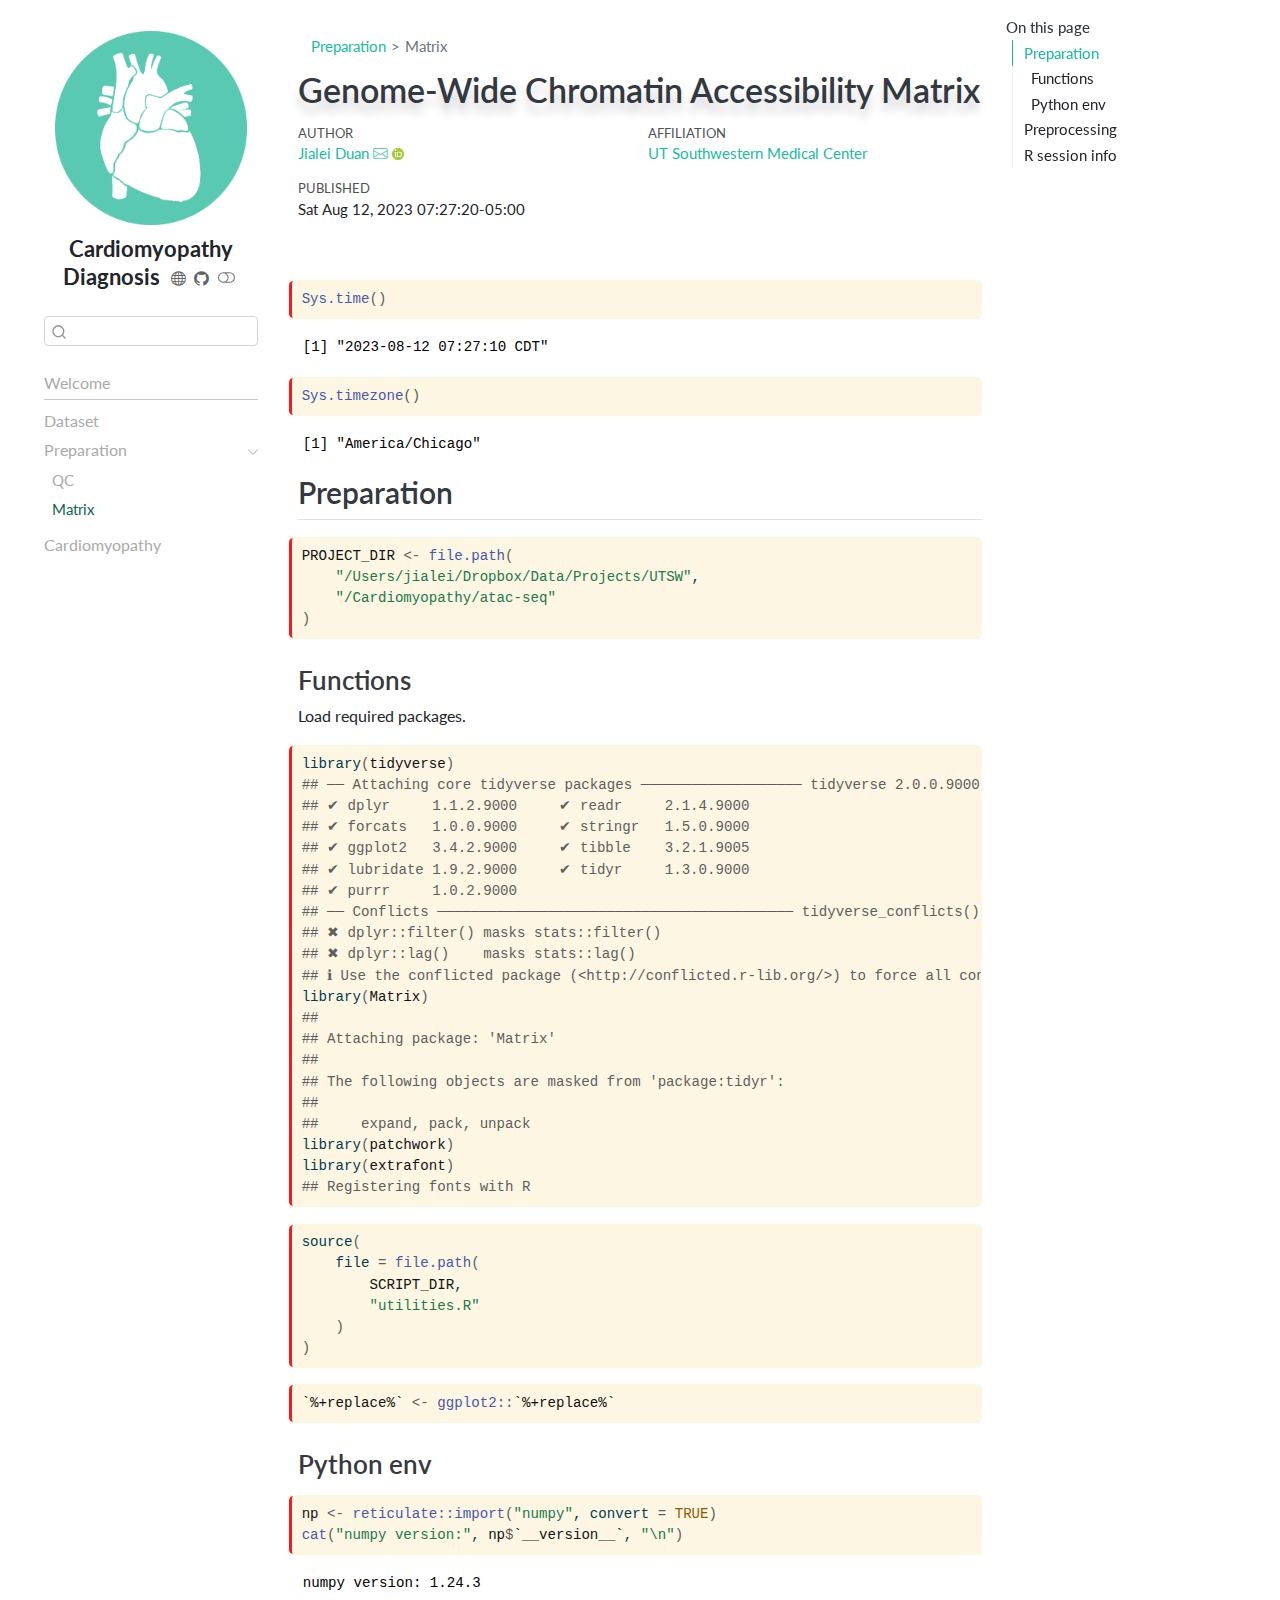
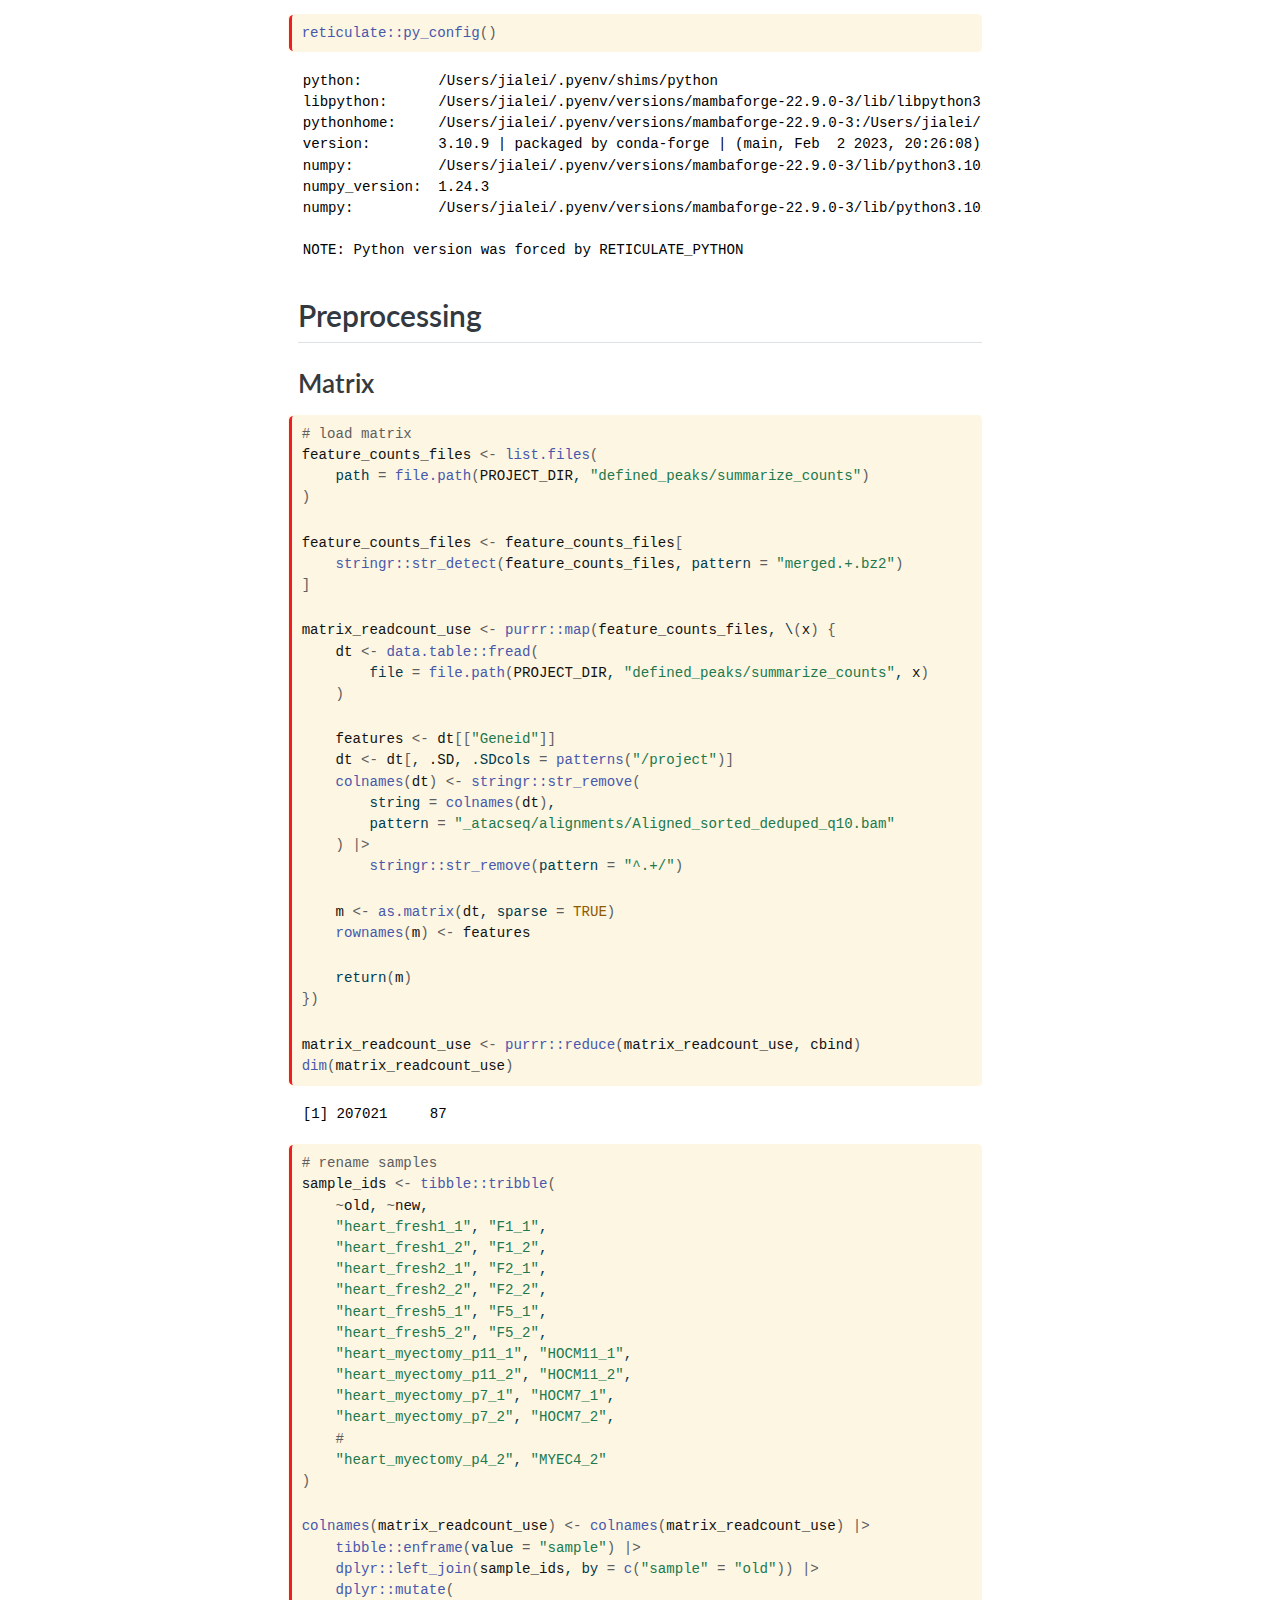
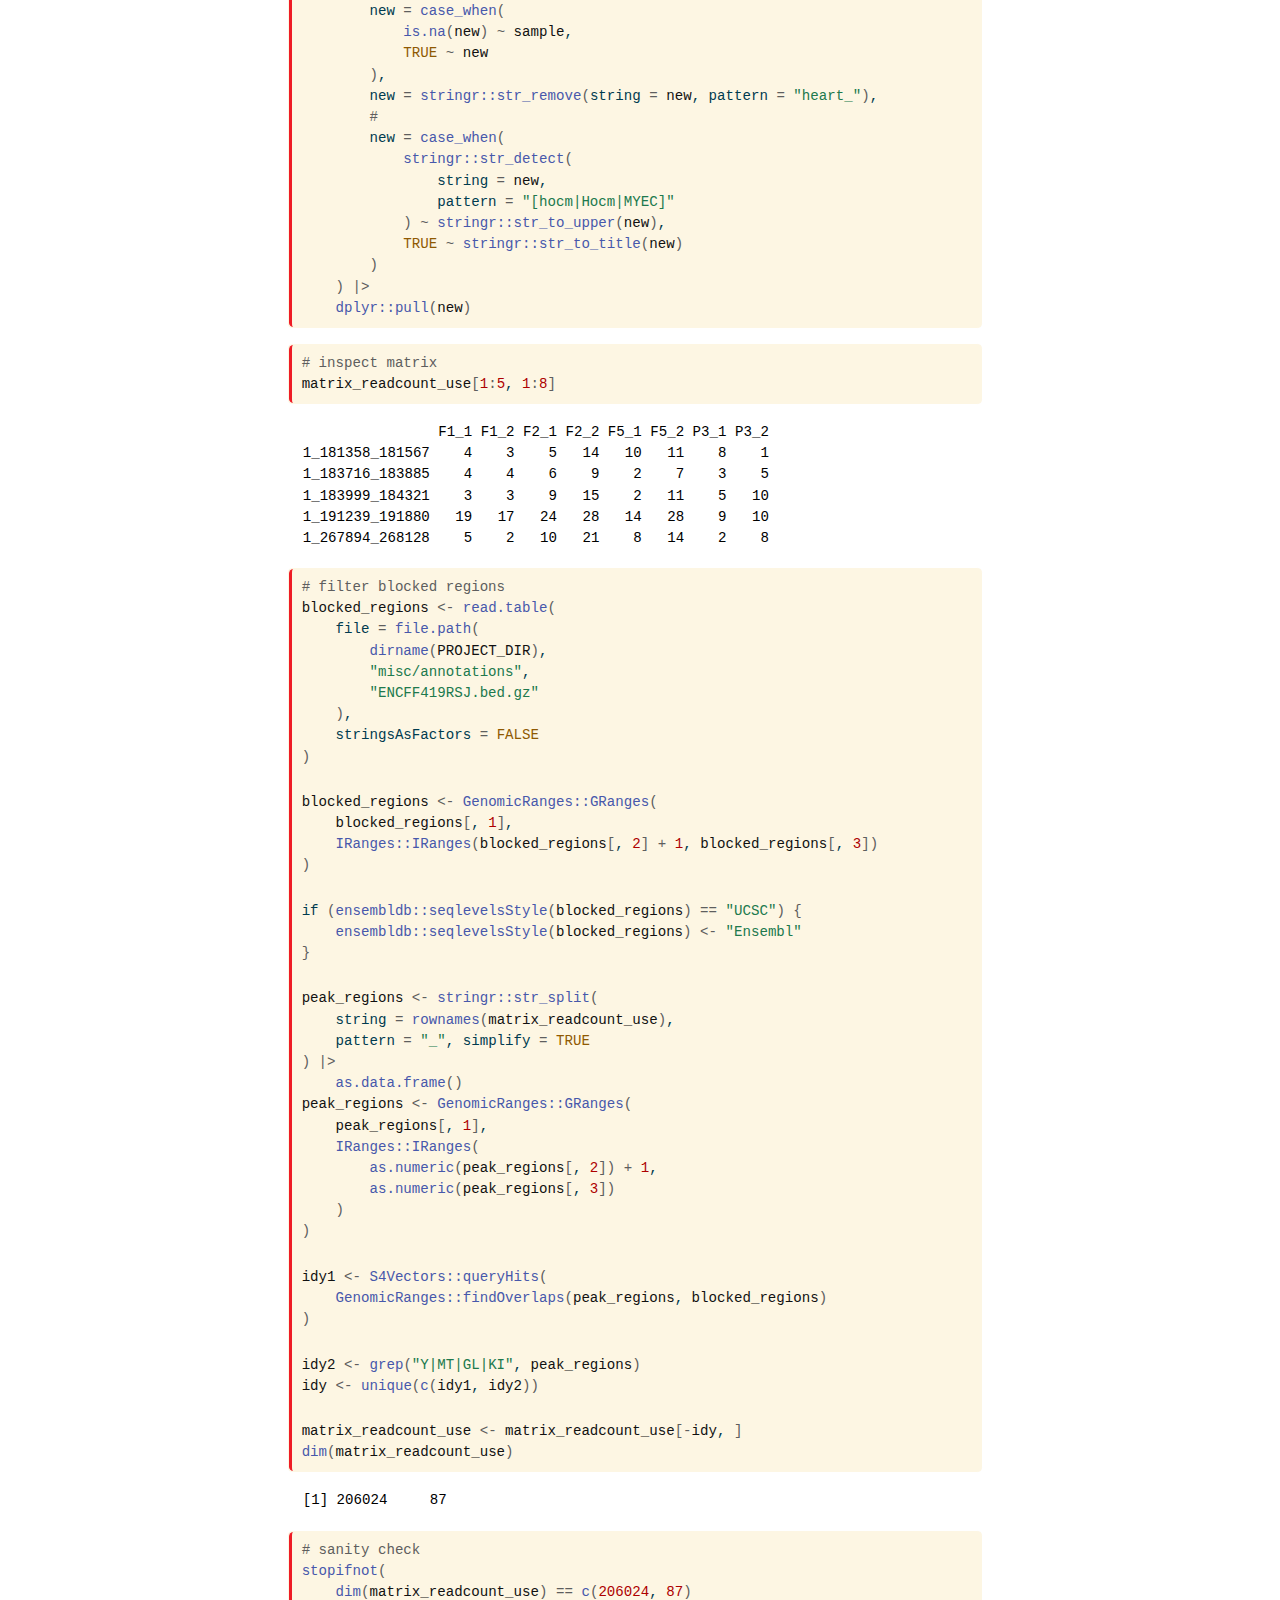
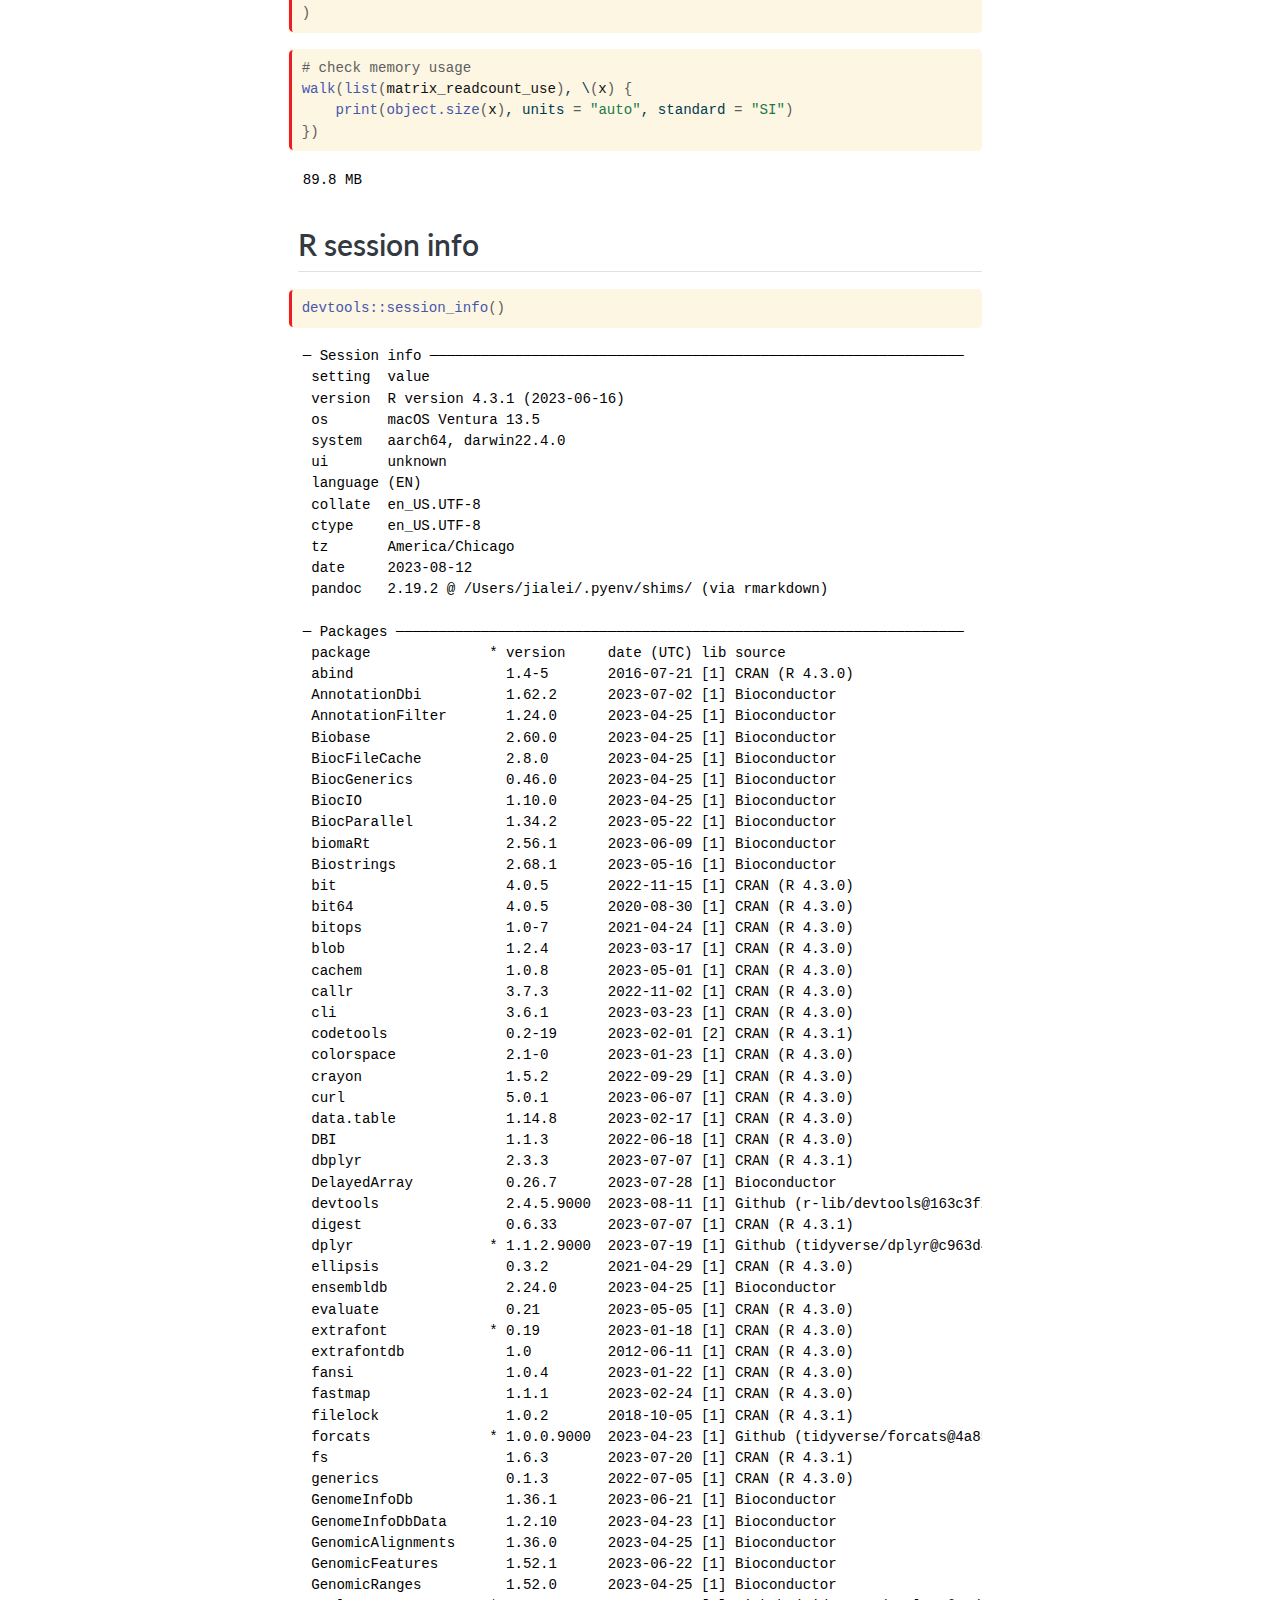
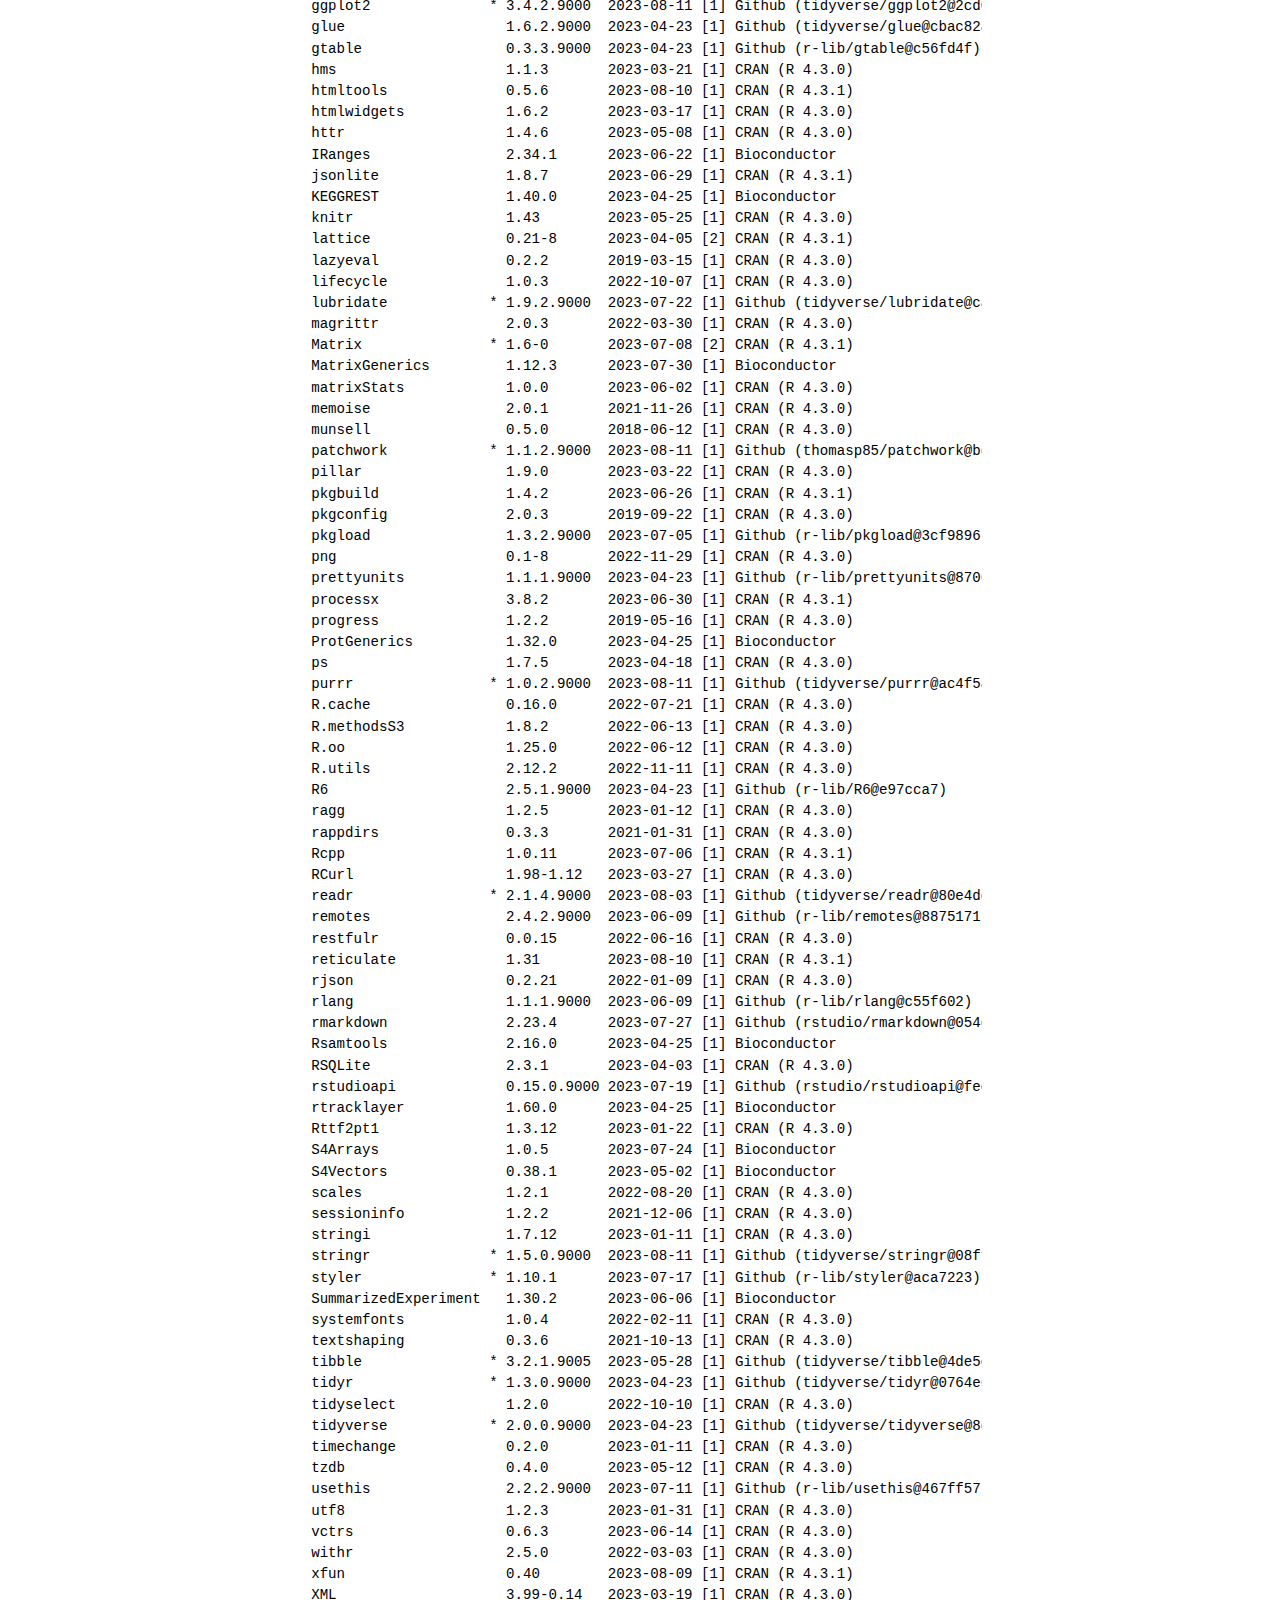
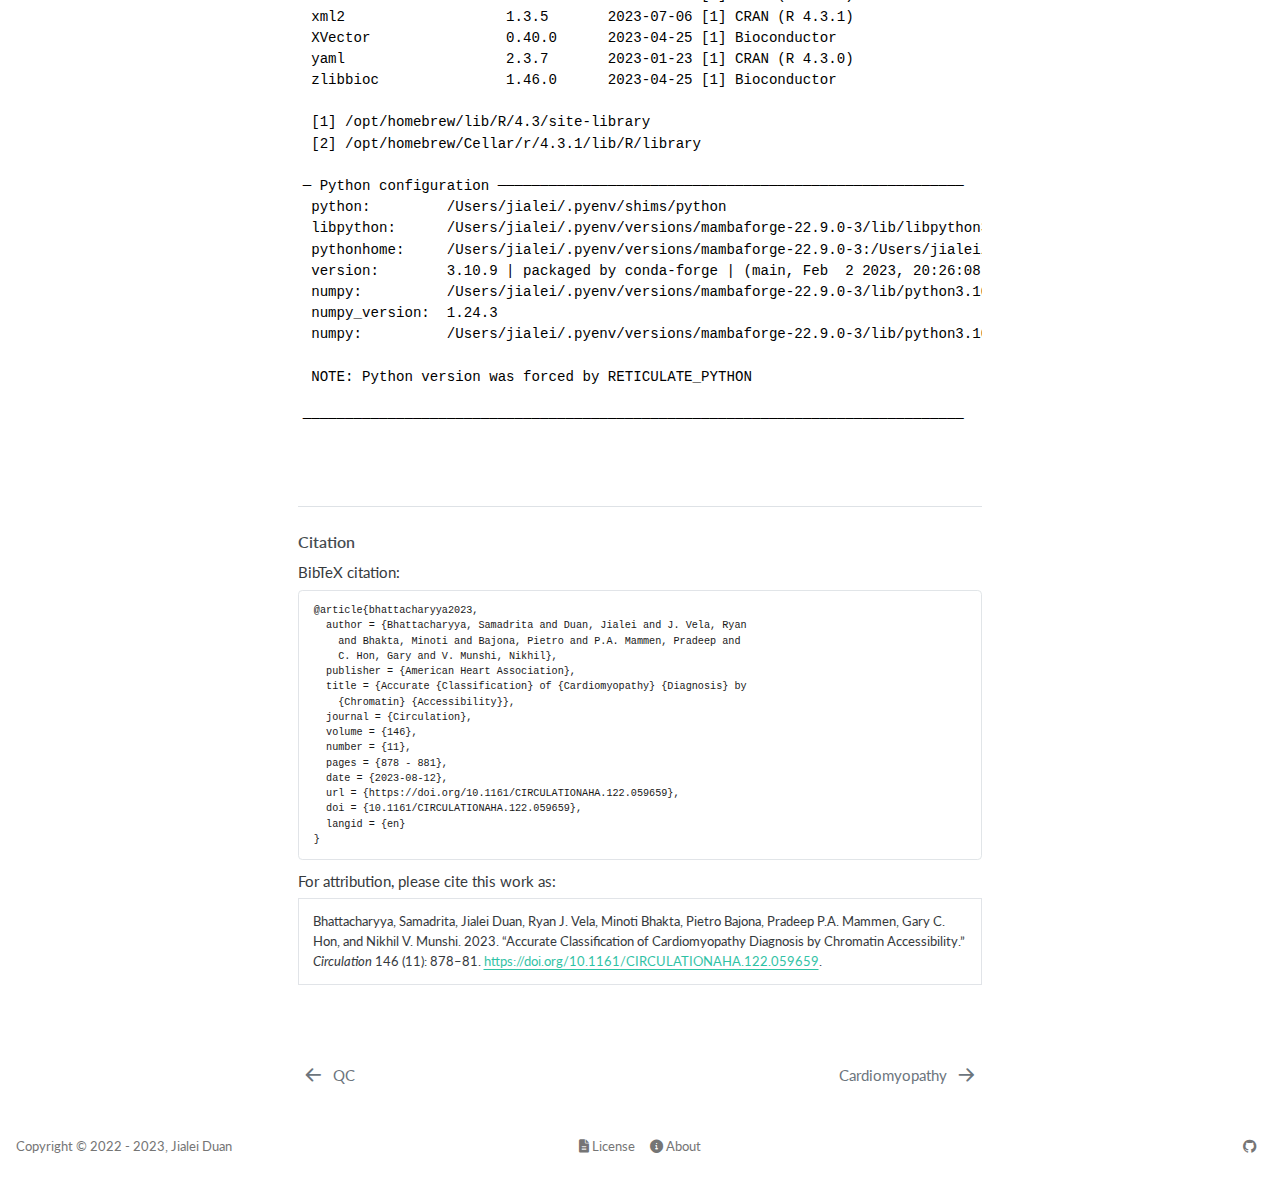
<file: docs/matrix.html>
<!DOCTYPE html>
<html xmlns="http://www.w3.org/1999/xhtml" lang="en" xml:lang="en"><head>
<meta http-equiv="Content-Type" content="text/html; charset=UTF-8">
<meta charset="utf-8">
<meta name="generator" content="quarto-99.9.9">
<meta name="viewport" content="width=device-width, initial-scale=1.0, user-scalable=yes">
<meta name="author" content="Jialei Duan">
<title>Cardiomyopathy Diagnosis - Genome-Wide Chromatin Accessibility Matrix</title>
<style>
code{white-space: pre-wrap;}
span.smallcaps{font-variant: small-caps;}
div.columns{display: flex; gap: min(4vw, 1.5em);}
div.column{flex: auto; overflow-x: auto;}
div.hanging-indent{margin-left: 1.5em; text-indent: -1.5em;}
ul.task-list{list-style: none;}
ul.task-list li input[type="checkbox"] {
  width: 0.8em;
  margin: 0 0.8em 0.2em -1em; /* quarto-specific, see https://github.com/quarto-dev/quarto-cli/issues/4556 */ 
  vertical-align: middle;
}
/* CSS for syntax highlighting */
pre > code.sourceCode { white-space: pre; position: relative; }
pre > code.sourceCode > span { display: inline-block; line-height: 1.25; }
pre > code.sourceCode > span:empty { height: 1.2em; }
.sourceCode { overflow: visible; }
code.sourceCode > span { color: inherit; text-decoration: inherit; }
div.sourceCode { margin: 1em 0; }
pre.sourceCode { margin: 0; }
@media screen {
div.sourceCode { overflow: auto; }
}
@media print {
pre > code.sourceCode { white-space: pre-wrap; }
pre > code.sourceCode > span { text-indent: -5em; padding-left: 5em; }
}
pre.numberSource code
  { counter-reset: source-line 0; }
pre.numberSource code > span
  { position: relative; left: -4em; counter-increment: source-line; }
pre.numberSource code > span > a:first-child::before
  { content: counter(source-line);
    position: relative; left: -1em; text-align: right; vertical-align: baseline;
    border: none; display: inline-block;
    -webkit-touch-callout: none; -webkit-user-select: none;
    -khtml-user-select: none; -moz-user-select: none;
    -ms-user-select: none; user-select: none;
    padding: 0 4px; width: 4em;
  }
pre.numberSource { margin-left: 3em;  padding-left: 4px; }
div.sourceCode
  {   }
@media screen {
pre > code.sourceCode > span > a:first-child::before { text-decoration: underline; }
}
</style>

<script src="site_libs/quarto-nav/quarto-nav.js"></script>
<script src="site_libs/clipboard/clipboard.min.js"></script>
<script src="site_libs/quarto-search/autocomplete.umd.js"></script>
<script src="site_libs/quarto-search/fuse.min.js"></script>
<script src="site_libs/quarto-search/quarto-search.js"></script>
<meta name="quarto:offset" content="./">
<link href="./cardiomyopathy.html" rel="next">
<link href="./qc.html" rel="prev">
<link href="./favicon.png" rel="icon" type="image/png">
<script src="site_libs/quarto-html/quarto.js"></script>
<script src="site_libs/quarto-html/popper.min.js"></script>
<script src="site_libs/quarto-html/tippy.umd.min.js"></script>
<script src="site_libs/quarto-html/anchor.min.js"></script>
<link href="site_libs/quarto-html/tippy.css" rel="stylesheet">
<link href="site_libs/quarto-html/quarto-syntax-highlighting.css" rel="stylesheet" class="quarto-color-scheme" id="quarto-text-highlighting-styles">
<link href="site_libs/quarto-html/quarto-syntax-highlighting-dark.css" rel="prefetch" class="quarto-color-scheme quarto-color-alternate" id="quarto-text-highlighting-styles">
<script src="site_libs/bootstrap/bootstrap.min.js"></script>
<link href="site_libs/bootstrap/bootstrap-icons.css" rel="stylesheet">
<link href="site_libs/bootstrap/bootstrap.min.css" rel="stylesheet" class="quarto-color-scheme" id="quarto-bootstrap" data-mode="light">
<link href="site_libs/bootstrap/bootstrap-dark.min.css" rel="prefetch" class="quarto-color-scheme quarto-color-alternate" id="quarto-bootstrap" data-mode="dark">
<link href="site_libs/quarto-contrib/fontawesome6-0.1.0/all.css" rel="stylesheet">
<link href="site_libs/quarto-contrib/fontawesome6-0.1.0/latex-fontsize.css" rel="stylesheet"><script id="quarto-search-options" type="application/json">{
  "location": "sidebar",
  "copy-button": false,
  "collapse-after": 3,
  "panel-placement": "start",
  "type": "textbox",
  "limit": 20,
  "keyboard-shortcut": [
    "f",
    "/",
    "s"
  ],
  "language": {
    "search-no-results-text": "No results",
    "search-matching-documents-text": "matching documents",
    "search-copy-link-title": "Copy link to search",
    "search-hide-matches-text": "Hide additional matches",
    "search-more-match-text": "more match in this document",
    "search-more-matches-text": "more matches in this document",
    "search-clear-button-title": "Clear",
    "search-detached-cancel-button-title": "Cancel",
    "search-submit-button-title": "Submit",
    "search-label": "Search"
  }
}</script><script async="" src="https://www.googletagmanager.com/gtag/js?id=G-DX6PCXFCKG"></script><script type="text/javascript">

window.dataLayer = window.dataLayer || [];
function gtag(){dataLayer.push(arguments);}
gtag('js', new Date());
gtag('config', 'G-DX6PCXFCKG', { 'anonymize_ip': true});
</script><link rel="stylesheet" href="styles.css">
<meta property="og:title" content="Accurate Classification of Cardiomyopathy Diagnosis by Chromatin Accessibility">
<meta property="og:description" content="This study establishes proof-of-concept for a cardiomyopathy diagnostic algorithm using chromatin accessibility signatures at a sequencing depth achievable by benchtop instruments.">
<meta property="og:image" content="https://jlduan.github.io/cardiomyopathy-etiology/workflow.png">
<meta property="og:site_name" content="Cardiomyopathy Diagnosis">
<meta property="og:image:height" content="671">
<meta property="og:image:width" content="2093">
<meta name="twitter:title" content="Accurate Classification of Cardiomyopathy Diagnosis by Chromatin Accessibility">
<meta name="twitter:description" content="This study establishes proof-of-concept for a cardiomyopathy diagnostic algorithm using chromatin accessibility signatures at a sequencing depth achievable by benchtop instruments.">
<meta name="twitter:image" content="https://jlduan.github.io/cardiomyopathy-etiology/workflow.png">
<meta name="twitter:creator" content="@jlduan">
<meta name="twitter:site" content="@jlduan">
<meta name="twitter:image-height" content="671">
<meta name="twitter:image-width" content="2093">
<meta name="twitter:card" content="summary_large_image">
<meta name="citation_title" content="Accurate Classification of Cardiomyopathy Diagnosis by Chromatin Accessibility">
<meta name="citation_keywords" content="diagnostic tests,precision medicine,chromatin,cardiomyopathies,machine learning
">
<meta name="citation_author" content="Samadrita Bhattacharyya">
<meta name="citation_author" content="Jialei Duan">
<meta name="citation_author" content="Ryan J. Vela">
<meta name="citation_author" content="Minoti Bhakta">
<meta name="citation_author" content="Pietro Bajona">
<meta name="citation_author" content="Pradeep P.A. Mammen">
<meta name="citation_author" content="Gary C. Hon">
<meta name="citation_author" content="Nikhil V. Munshi">
<meta name="citation_publication_date" content="2023-08-12">
<meta name="citation_cover_date" content="2023-08-12">
<meta name="citation_year" content="2023">
<meta name="citation_online_date" content="2022-09-12">
<meta name="citation_fulltext_html_url" content="https://doi.org/10.1161/CIRCULATIONAHA.122.059659">
<meta name="citation_issue" content="11">
<meta name="citation_doi" content="10.1161/CIRCULATIONAHA.122.059659">
<meta name="citation_pmid" content="36095061">
<meta name="citation_volume" content="146">
<meta name="citation_language" content="en">
<meta name="citation_firstpage" content="878">
<meta name="citation_lastpage" content="881">
<meta name="citation_journal_title" content="Circulation">
<meta name="citation_publisher" content="American Heart Association">
</head>
<body class="nav-sidebar floating">

<div id="quarto-search-results"></div>
  <header id="quarto-header" class="headroom fixed-top"><nav class="quarto-secondary-nav"><div class="container-fluid d-flex">
      <button type="button" class="quarto-btn-toggle btn" data-bs-toggle="collapse" data-bs-target="#quarto-sidebar,#quarto-sidebar-glass" aria-controls="quarto-sidebar" aria-expanded="false" aria-label="Toggle sidebar navigation" onclick="if (window.quartoToggleHeadroom) { window.quartoToggleHeadroom(); }">
        <i class="bi bi-layout-text-sidebar-reverse"></i>
      </button>
        <nav class="quarto-page-breadcrumbs" aria-label="breadcrumb"><ol class="breadcrumb"><li class="breadcrumb-item"><a href="./qc.html">Preparation</a></li><li class="breadcrumb-item"><a href="./matrix.html">Matrix</a></li></ol></nav>
        <a class="flex-grow-1" role="button" data-bs-toggle="collapse" data-bs-target="#quarto-sidebar,#quarto-sidebar-glass" aria-controls="quarto-sidebar" aria-expanded="false" aria-label="Toggle sidebar navigation" onclick="if (window.quartoToggleHeadroom) { window.quartoToggleHeadroom(); }">      
        </a>
      <button type="button" class="btn quarto-search-button" aria-label="" onclick="window.quartoOpenSearch();">
        <i class="bi bi-search"></i>
      </button>
    </div>
  </nav></header><!-- content --><div id="quarto-content" class="quarto-container page-columns page-rows-contents page-layout-article">
<!-- sidebar -->
  <nav id="quarto-sidebar" class="sidebar collapse collapse-horizontal sidebar-navigation floating overflow-auto"><div class="pt-lg-2 mt-2 text-center sidebar-header sidebar-header-stacked">
      <a href="./index.html" class="sidebar-logo-link">
      <img src="./logo.png" alt="" class="sidebar-logo py-0 d-lg-inline d-none"></a>
    <div class="sidebar-title mb-0 py-0">
      <a href="./"><strong>Cardiomyopathy Diagnosis</strong></a> 
        <div class="sidebar-tools-main tools-wide">
    <a href="https://github.com/jlduan" title="Cardiomyopathy Diagnosis" class="quarto-navigation-tool px-1" aria-label="Cardiomyopathy Diagnosis"><i class="bi bi-globe"></i></a>
    <a href="https://github.com/jlduan/cardiomyopathy-etiology" title="GitHub" class="quarto-navigation-tool px-1" aria-label="GitHub"><i class="bi bi-github"></i></a>
  <a href="" class="quarto-color-scheme-toggle quarto-navigation-tool  px-1" onclick="window.quartoToggleColorScheme(); return false;" title="Toggle dark mode"><i class="bi"></i></a>
</div>
    </div>
      </div>
        <div class="mt-2 flex-shrink-0 align-items-center">
        <div class="sidebar-search">
        <div id="quarto-search" class="" title="Search"></div>
        </div>
        </div>
    <div class="sidebar-menu-container"> 
    <ul class="list-unstyled mt-1">
<li class="sidebar-item">
  <div class="sidebar-item-container"> 
  <a href="./index.html" class="sidebar-item-text sidebar-link">
 <span class="menu-text">Welcome</span></a>
  </div>
</li>
        <li class="px-0"><hr class="sidebar-divider hi "></li>
        <li class="sidebar-item">
  <div class="sidebar-item-container"> 
  <a href="./dataset.html" class="sidebar-item-text sidebar-link">
 <span class="menu-text">Dataset</span></a>
  </div>
</li>
        <li class="sidebar-item sidebar-item-section">
      <div class="sidebar-item-container"> 
            <a class="sidebar-item-text sidebar-link text-start" data-bs-toggle="collapse" data-bs-target="#quarto-sidebar-section-1" aria-expanded="true">
 <span class="menu-text">Preparation</span></a>
          <a class="sidebar-item-toggle text-start" data-bs-toggle="collapse" data-bs-target="#quarto-sidebar-section-1" aria-expanded="true" aria-label="Toggle section">
            <i class="bi bi-chevron-right ms-2"></i>
          </a> 
      </div>
      <ul id="quarto-sidebar-section-1" class="collapse list-unstyled sidebar-section depth1 show">
<li class="sidebar-item">
  <div class="sidebar-item-container"> 
  <a href="./qc.html" class="sidebar-item-text sidebar-link">
 <span class="menu-text">QC</span></a>
  </div>
</li>
          <li class="sidebar-item">
  <div class="sidebar-item-container"> 
  <a href="./matrix.html" class="sidebar-item-text sidebar-link active">
 <span class="menu-text">Matrix</span></a>
  </div>
</li>
      </ul>
</li>
        <li class="sidebar-item">
  <div class="sidebar-item-container"> 
  <a href="./cardiomyopathy.html" class="sidebar-item-text sidebar-link">
 <span class="menu-text">Cardiomyopathy</span></a>
  </div>
</li>
    </ul>
</div>
</nav><div id="quarto-sidebar-glass" data-bs-toggle="collapse" data-bs-target="#quarto-sidebar,#quarto-sidebar-glass"></div>
<!-- margin-sidebar -->
    <div id="quarto-margin-sidebar" class="sidebar margin-sidebar">
        <nav id="TOC" role="doc-toc" class="toc-active"><h2 id="toc-title">On this page</h2>
   
  <ul>
<li>
<a href="#preparation" id="toc-preparation" class="nav-link active" data-scroll-target="#preparation">Preparation</a>
  <ul>
<li><a href="#functions" id="toc-functions" class="nav-link" data-scroll-target="#functions">Functions</a></li>
  <li><a href="#python-env" id="toc-python-env" class="nav-link" data-scroll-target="#python-env">Python env</a></li>
  </ul>
</li>
  <li>
<a href="#preprocessing" id="toc-preprocessing" class="nav-link" data-scroll-target="#preprocessing">Preprocessing</a>
  <ul>
<li><a href="#matrix" id="toc-matrix" class="nav-link" data-scroll-target="#matrix">Matrix</a></li>
  </ul>
</li>
  <li><a href="#r-session-info" id="toc-r-session-info" class="nav-link" data-scroll-target="#r-session-info">R session info</a></li>
  </ul></nav>
    </div>
<!-- main -->
<main class="content" id="quarto-document-content"><header id="title-block-header" class="quarto-title-block default"><nav class="quarto-page-breadcrumbs quarto-title-breadcrumbs d-none d-lg-block" aria-label="breadcrumb"><ol class="breadcrumb"><li class="breadcrumb-item"><a href="./qc.html">Preparation</a></li><li class="breadcrumb-item"><a href="./matrix.html">Matrix</a></li></ol></nav><div class="quarto-title">
<h1 class="title">Genome-Wide Chromatin Accessibility Matrix</h1>
</div>


<div class="quarto-title-meta-author">
  <div class="quarto-title-meta-heading">Author</div>
  <div class="quarto-title-meta-heading">Affiliation</div>
  
    <div class="quarto-title-meta-contents">
    <p class="author"><a href="https://github.com/jlduan">Jialei Duan</a> <a href="mailto:duanjl+cardiomyopathy-etiology@gmail.com" class="quarto-title-author-email"><i class="bi bi-envelope"></i></a> <a href="https://orcid.org/0000-0003-4086-7461" class="quarto-title-author-orcid"> <img src="[data-uri]"></a></p>
  </div>
    <div class="quarto-title-meta-contents">
        <p class="affiliation">
            <a href="https://www.utsouthwestern.edu/education/medical-school/departments/green-center">
            UT Southwestern Medical Center
            </a>
          </p>
      </div>
    </div>

<div class="quarto-title-meta">

      
    <div>
    <div class="quarto-title-meta-heading">Published</div>
    <div class="quarto-title-meta-contents">
      <p class="date">Sat Aug 12, 2023 07:27:20-05:00</p>
    </div>
  </div>
  
    
  </div>
  


</header><p><br></p>
<div class="cell">
<div class="sourceCode" id="cb1"><pre class="downlit sourceCode r code-with-copy"><code class="sourceCode R"><span><span class="fu"><a href="https://rdrr.io/r/base/Sys.time.html">Sys.time</a></span><span class="op">(</span><span class="op">)</span></span></code><button title="Copy to Clipboard" class="code-copy-button"><i class="bi"></i></button></pre></div>
<div class="cell-output cell-output-stdout">
<pre><code>[1] "2023-08-12 07:27:10 CDT"</code></pre>
</div>
</div>
<div class="cell">
<div class="sourceCode" id="cb3"><pre class="downlit sourceCode r code-with-copy"><code class="sourceCode R"><span><span class="fu"><a href="https://rdrr.io/r/base/timezones.html">Sys.timezone</a></span><span class="op">(</span><span class="op">)</span></span></code><button title="Copy to Clipboard" class="code-copy-button"><i class="bi"></i></button></pre></div>
<div class="cell-output cell-output-stdout">
<pre><code>[1] "America/Chicago"</code></pre>
</div>
</div>
<section id="preparation" class="level2"><h2 class="anchored" data-anchor-id="preparation">Preparation</h2>
<div class="cell">
<div class="sourceCode" id="cb5"><pre class="downlit sourceCode r code-with-copy"><code class="sourceCode R"><span><span class="va">PROJECT_DIR</span> <span class="op">&lt;-</span> <span class="fu"><a href="https://rdrr.io/r/base/file.path.html">file.path</a></span><span class="op">(</span></span>
<span>    <span class="st">"/Users/jialei/Dropbox/Data/Projects/UTSW"</span>,</span>
<span>    <span class="st">"/Cardiomyopathy/atac-seq"</span></span>
<span><span class="op">)</span></span></code><button title="Copy to Clipboard" class="code-copy-button"><i class="bi"></i></button></pre></div>
</div>
<section id="functions" class="level3"><h3 class="anchored" data-anchor-id="functions">Functions</h3>
<p>Load required packages.</p>
<div class="cell">
<div class="sourceCode" id="cb6"><pre class="downlit sourceCode r code-with-copy"><code class="sourceCode R"><span><span class="kw"><a href="https://rdrr.io/r/base/library.html">library</a></span><span class="op">(</span><span class="va"><a href="https://tidyverse.tidyverse.org">tidyverse</a></span><span class="op">)</span></span>
<span><span class="co">## ── Attaching core tidyverse packages ─────────────────── tidyverse 2.0.0.9000 ──</span></span>
<span><span class="co">## ✔ dplyr     1.1.2.9000     ✔ readr     2.1.4.9000</span></span>
<span><span class="co">## ✔ forcats   1.0.0.9000     ✔ stringr   1.5.0.9000</span></span>
<span><span class="co">## ✔ ggplot2   3.4.2.9000     ✔ tibble    3.2.1.9005</span></span>
<span><span class="co">## ✔ lubridate 1.9.2.9000     ✔ tidyr     1.3.0.9000</span></span>
<span><span class="co">## ✔ purrr     1.0.2.9000     </span></span>
<span><span class="co">## ── Conflicts ────────────────────────────────────────── tidyverse_conflicts() ──</span></span>
<span><span class="co">## ✖ dplyr::filter() masks stats::filter()</span></span>
<span><span class="co">## ✖ dplyr::lag()    masks stats::lag()</span></span>
<span><span class="co">## ℹ Use the conflicted package (&lt;http://conflicted.r-lib.org/&gt;) to force all conflicts to become errors</span></span>
<span><span class="kw"><a href="https://rdrr.io/r/base/library.html">library</a></span><span class="op">(</span><span class="va"><a href="https://Matrix.R-forge.R-project.org">Matrix</a></span><span class="op">)</span></span>
<span><span class="co">## </span></span>
<span><span class="co">## Attaching package: 'Matrix'</span></span>
<span><span class="co">## </span></span>
<span><span class="co">## The following objects are masked from 'package:tidyr':</span></span>
<span><span class="co">## </span></span>
<span><span class="co">##     expand, pack, unpack</span></span>
<span><span class="kw"><a href="https://rdrr.io/r/base/library.html">library</a></span><span class="op">(</span><span class="va"><a href="https://patchwork.data-imaginist.com">patchwork</a></span><span class="op">)</span></span>
<span><span class="kw"><a href="https://rdrr.io/r/base/library.html">library</a></span><span class="op">(</span><span class="va"><a href="https://github.com/wch/extrafont">extrafont</a></span><span class="op">)</span></span>
<span><span class="co">## Registering fonts with R</span></span></code><button title="Copy to Clipboard" class="code-copy-button"><i class="bi"></i></button></pre></div>
</div>
<div class="cell">
<div class="sourceCode" id="cb7"><pre class="downlit sourceCode r code-with-copy"><code class="sourceCode R"><span><span class="kw"><a href="https://rdrr.io/r/base/source.html">source</a></span><span class="op">(</span></span>
<span>    file <span class="op">=</span> <span class="fu"><a href="https://rdrr.io/r/base/file.path.html">file.path</a></span><span class="op">(</span></span>
<span>        <span class="va">SCRIPT_DIR</span>,</span>
<span>        <span class="st">"utilities.R"</span></span>
<span>    <span class="op">)</span></span>
<span><span class="op">)</span></span></code><button title="Copy to Clipboard" class="code-copy-button"><i class="bi"></i></button></pre></div>
</div>
<div class="cell">
<div class="sourceCode" id="cb8"><pre class="downlit sourceCode r code-with-copy"><code class="sourceCode R"><span><span class="va">`%+replace%`</span> <span class="op">&lt;-</span> <span class="fu">ggplot2</span><span class="fu">::</span><span class="va">`%+replace%`</span></span></code><button title="Copy to Clipboard" class="code-copy-button"><i class="bi"></i></button></pre></div>
</div>
</section><section id="python-env" class="level3"><h3 class="anchored" data-anchor-id="python-env">Python env</h3>
<div class="cell">
<div class="sourceCode" id="cb9"><pre class="downlit sourceCode r code-with-copy"><code class="sourceCode R"><span><span class="va">np</span> <span class="op">&lt;-</span> <span class="fu">reticulate</span><span class="fu">::</span><span class="fu"><a href="https://rstudio.github.io/reticulate/reference/import.html">import</a></span><span class="op">(</span><span class="st">"numpy"</span>, convert <span class="op">=</span> <span class="cn">TRUE</span><span class="op">)</span></span>
<span><span class="fu"><a href="https://rdrr.io/r/base/cat.html">cat</a></span><span class="op">(</span><span class="st">"numpy version:"</span>, <span class="va">np</span><span class="op">$</span><span class="va">`__version__`</span>, <span class="st">"\n"</span><span class="op">)</span></span></code><button title="Copy to Clipboard" class="code-copy-button"><i class="bi"></i></button></pre></div>
<div class="cell-output cell-output-stdout">
<pre><code>numpy version: 1.24.3 </code></pre>
</div>
</div>
<div class="cell">
<div class="sourceCode" id="cb11"><pre class="downlit sourceCode r code-with-copy"><code class="sourceCode R"><span><span class="fu">reticulate</span><span class="fu">::</span><span class="fu"><a href="https://rstudio.github.io/reticulate/reference/py_config.html">py_config</a></span><span class="op">(</span><span class="op">)</span></span></code><button title="Copy to Clipboard" class="code-copy-button"><i class="bi"></i></button></pre></div>
<div class="cell-output cell-output-stdout">
<pre><code>python:         /Users/jialei/.pyenv/shims/python
libpython:      /Users/jialei/.pyenv/versions/mambaforge-22.9.0-3/lib/libpython3.10.dylib
pythonhome:     /Users/jialei/.pyenv/versions/mambaforge-22.9.0-3:/Users/jialei/.pyenv/versions/mambaforge-22.9.0-3
version:        3.10.9 | packaged by conda-forge | (main, Feb  2 2023, 20:26:08) [Clang 14.0.6 ]
numpy:          /Users/jialei/.pyenv/versions/mambaforge-22.9.0-3/lib/python3.10/site-packages/numpy
numpy_version:  1.24.3
numpy:          /Users/jialei/.pyenv/versions/mambaforge-22.9.0-3/lib/python3.10/site-packages/numpy

NOTE: Python version was forced by RETICULATE_PYTHON</code></pre>
</div>
</div>
</section></section><section id="preprocessing" class="level2"><h2 class="anchored" data-anchor-id="preprocessing">Preprocessing</h2>
<section id="matrix" class="level3"><h3 class="anchored" data-anchor-id="matrix">Matrix</h3>
<div class="cell">
<div class="sourceCode" id="cb13"><pre class="downlit sourceCode r code-with-copy"><code class="sourceCode R"><span><span class="co"># load matrix</span></span>
<span><span class="va">feature_counts_files</span> <span class="op">&lt;-</span> <span class="fu"><a href="https://rdrr.io/r/base/list.files.html">list.files</a></span><span class="op">(</span></span>
<span>    path <span class="op">=</span> <span class="fu"><a href="https://rdrr.io/r/base/file.path.html">file.path</a></span><span class="op">(</span><span class="va">PROJECT_DIR</span>, <span class="st">"defined_peaks/summarize_counts"</span><span class="op">)</span></span>
<span><span class="op">)</span></span>
<span></span>
<span><span class="va">feature_counts_files</span> <span class="op">&lt;-</span> <span class="va">feature_counts_files</span><span class="op">[</span></span>
<span>    <span class="fu">stringr</span><span class="fu">::</span><span class="fu"><a href="https://stringr.tidyverse.org/reference/str_detect.html">str_detect</a></span><span class="op">(</span><span class="va">feature_counts_files</span>, pattern <span class="op">=</span> <span class="st">"merged.+.bz2"</span><span class="op">)</span></span>
<span><span class="op">]</span></span>
<span></span>
<span><span class="va">matrix_readcount_use</span> <span class="op">&lt;-</span> <span class="fu">purrr</span><span class="fu">::</span><span class="fu"><a href="https://purrr.tidyverse.org/reference/map.html">map</a></span><span class="op">(</span><span class="va">feature_counts_files</span>, \<span class="op">(</span><span class="va">x</span><span class="op">)</span> <span class="op">{</span></span>
<span>    <span class="va">dt</span> <span class="op">&lt;-</span> <span class="fu">data.table</span><span class="fu">::</span><span class="fu"><a href="https://Rdatatable.gitlab.io/data.table/reference/fread.html">fread</a></span><span class="op">(</span></span>
<span>        file <span class="op">=</span> <span class="fu"><a href="https://rdrr.io/r/base/file.path.html">file.path</a></span><span class="op">(</span><span class="va">PROJECT_DIR</span>, <span class="st">"defined_peaks/summarize_counts"</span>, <span class="va">x</span><span class="op">)</span></span>
<span>    <span class="op">)</span></span>
<span></span>
<span>    <span class="va">features</span> <span class="op">&lt;-</span> <span class="va">dt</span><span class="op">[[</span><span class="st">"Geneid"</span><span class="op">]</span><span class="op">]</span></span>
<span>    <span class="va">dt</span> <span class="op">&lt;-</span> <span class="va">dt</span><span class="op">[</span>, <span class="va">.SD</span>, .SDcols <span class="op">=</span> <span class="fu">patterns</span><span class="op">(</span><span class="st">"/project"</span><span class="op">)</span><span class="op">]</span></span>
<span>    <span class="fu"><a href="https://rdrr.io/r/base/colnames.html">colnames</a></span><span class="op">(</span><span class="va">dt</span><span class="op">)</span> <span class="op">&lt;-</span> <span class="fu">stringr</span><span class="fu">::</span><span class="fu"><a href="https://stringr.tidyverse.org/reference/str_remove.html">str_remove</a></span><span class="op">(</span></span>
<span>        string <span class="op">=</span> <span class="fu"><a href="https://rdrr.io/r/base/colnames.html">colnames</a></span><span class="op">(</span><span class="va">dt</span><span class="op">)</span>,</span>
<span>        pattern <span class="op">=</span> <span class="st">"_atacseq/alignments/Aligned_sorted_deduped_q10.bam"</span></span>
<span>    <span class="op">)</span> <span class="op">|&gt;</span></span>
<span>        <span class="fu">stringr</span><span class="fu">::</span><span class="fu"><a href="https://stringr.tidyverse.org/reference/str_remove.html">str_remove</a></span><span class="op">(</span>pattern <span class="op">=</span> <span class="st">"^.+/"</span><span class="op">)</span></span>
<span></span>
<span>    <span class="va">m</span> <span class="op">&lt;-</span> <span class="fu"><a href="https://rdrr.io/r/base/matrix.html">as.matrix</a></span><span class="op">(</span><span class="va">dt</span>, sparse <span class="op">=</span> <span class="cn">TRUE</span><span class="op">)</span></span>
<span>    <span class="fu"><a href="https://rdrr.io/r/base/colnames.html">rownames</a></span><span class="op">(</span><span class="va">m</span><span class="op">)</span> <span class="op">&lt;-</span> <span class="va">features</span></span>
<span></span>
<span>    <span class="kw"><a href="https://rdrr.io/r/base/function.html">return</a></span><span class="op">(</span><span class="va">m</span><span class="op">)</span></span>
<span><span class="op">}</span><span class="op">)</span></span>
<span></span>
<span><span class="va">matrix_readcount_use</span> <span class="op">&lt;-</span> <span class="fu">purrr</span><span class="fu">::</span><span class="fu"><a href="https://purrr.tidyverse.org/reference/reduce.html">reduce</a></span><span class="op">(</span><span class="va">matrix_readcount_use</span>, <span class="va">cbind</span><span class="op">)</span></span>
<span><span class="fu"><a href="https://rdrr.io/r/base/dim.html">dim</a></span><span class="op">(</span><span class="va">matrix_readcount_use</span><span class="op">)</span></span></code><button title="Copy to Clipboard" class="code-copy-button"><i class="bi"></i></button></pre></div>
<div class="cell-output cell-output-stdout">
<pre><code>[1] 207021     87</code></pre>
</div>
</div>
<div class="cell">
<div class="sourceCode" id="cb15"><pre class="downlit sourceCode r code-with-copy"><code class="sourceCode R"><span><span class="co"># rename samples</span></span>
<span><span class="va">sample_ids</span> <span class="op">&lt;-</span> <span class="fu">tibble</span><span class="fu">::</span><span class="fu"><a href="https://tibble.tidyverse.org/reference/tribble.html">tribble</a></span><span class="op">(</span></span>
<span>    <span class="op">~</span><span class="va">old</span>, <span class="op">~</span><span class="va">new</span>,</span>
<span>    <span class="st">"heart_fresh1_1"</span>, <span class="st">"F1_1"</span>,</span>
<span>    <span class="st">"heart_fresh1_2"</span>, <span class="st">"F1_2"</span>,</span>
<span>    <span class="st">"heart_fresh2_1"</span>, <span class="st">"F2_1"</span>,</span>
<span>    <span class="st">"heart_fresh2_2"</span>, <span class="st">"F2_2"</span>,</span>
<span>    <span class="st">"heart_fresh5_1"</span>, <span class="st">"F5_1"</span>,</span>
<span>    <span class="st">"heart_fresh5_2"</span>, <span class="st">"F5_2"</span>,</span>
<span>    <span class="st">"heart_myectomy_p11_1"</span>, <span class="st">"HOCM11_1"</span>,</span>
<span>    <span class="st">"heart_myectomy_p11_2"</span>, <span class="st">"HOCM11_2"</span>,</span>
<span>    <span class="st">"heart_myectomy_p7_1"</span>, <span class="st">"HOCM7_1"</span>,</span>
<span>    <span class="st">"heart_myectomy_p7_2"</span>, <span class="st">"HOCM7_2"</span>,</span>
<span>    <span class="co">#</span></span>
<span>    <span class="st">"heart_myectomy_p4_2"</span>, <span class="st">"MYEC4_2"</span></span>
<span><span class="op">)</span></span>
<span></span>
<span><span class="fu"><a href="https://rdrr.io/r/base/colnames.html">colnames</a></span><span class="op">(</span><span class="va">matrix_readcount_use</span><span class="op">)</span> <span class="op">&lt;-</span> <span class="fu"><a href="https://rdrr.io/r/base/colnames.html">colnames</a></span><span class="op">(</span><span class="va">matrix_readcount_use</span><span class="op">)</span> <span class="op">|&gt;</span></span>
<span>    <span class="fu">tibble</span><span class="fu">::</span><span class="fu"><a href="https://tibble.tidyverse.org/reference/enframe.html">enframe</a></span><span class="op">(</span>value <span class="op">=</span> <span class="st">"sample"</span><span class="op">)</span> <span class="op">|&gt;</span></span>
<span>    <span class="fu">dplyr</span><span class="fu">::</span><span class="fu"><a href="https://dplyr.tidyverse.org/reference/mutate-joins.html">left_join</a></span><span class="op">(</span><span class="va">sample_ids</span>, by <span class="op">=</span> <span class="fu"><a href="https://rdrr.io/r/base/c.html">c</a></span><span class="op">(</span><span class="st">"sample"</span> <span class="op">=</span> <span class="st">"old"</span><span class="op">)</span><span class="op">)</span> <span class="op">|&gt;</span></span>
<span>    <span class="fu">dplyr</span><span class="fu">::</span><span class="fu"><a href="https://dplyr.tidyverse.org/reference/mutate.html">mutate</a></span><span class="op">(</span></span>
<span>        new <span class="op">=</span> <span class="fu"><a href="https://dplyr.tidyverse.org/reference/case_when.html">case_when</a></span><span class="op">(</span></span>
<span>            <span class="fu"><a href="https://rdrr.io/r/base/NA.html">is.na</a></span><span class="op">(</span><span class="va">new</span><span class="op">)</span> <span class="op">~</span> <span class="va">sample</span>,</span>
<span>            <span class="cn">TRUE</span> <span class="op">~</span> <span class="va">new</span></span>
<span>        <span class="op">)</span>,</span>
<span>        new <span class="op">=</span> <span class="fu">stringr</span><span class="fu">::</span><span class="fu"><a href="https://stringr.tidyverse.org/reference/str_remove.html">str_remove</a></span><span class="op">(</span>string <span class="op">=</span> <span class="va">new</span>, pattern <span class="op">=</span> <span class="st">"heart_"</span><span class="op">)</span>,</span>
<span>        <span class="co">#</span></span>
<span>        new <span class="op">=</span> <span class="fu"><a href="https://dplyr.tidyverse.org/reference/case_when.html">case_when</a></span><span class="op">(</span></span>
<span>            <span class="fu">stringr</span><span class="fu">::</span><span class="fu"><a href="https://stringr.tidyverse.org/reference/str_detect.html">str_detect</a></span><span class="op">(</span></span>
<span>                string <span class="op">=</span> <span class="va">new</span>,</span>
<span>                pattern <span class="op">=</span> <span class="st">"[hocm|Hocm|MYEC]"</span></span>
<span>            <span class="op">)</span> <span class="op">~</span> <span class="fu">stringr</span><span class="fu">::</span><span class="fu"><a href="https://stringr.tidyverse.org/reference/case.html">str_to_upper</a></span><span class="op">(</span><span class="va">new</span><span class="op">)</span>,</span>
<span>            <span class="cn">TRUE</span> <span class="op">~</span> <span class="fu">stringr</span><span class="fu">::</span><span class="fu"><a href="https://stringr.tidyverse.org/reference/case.html">str_to_title</a></span><span class="op">(</span><span class="va">new</span><span class="op">)</span></span>
<span>        <span class="op">)</span></span>
<span>    <span class="op">)</span> <span class="op">|&gt;</span></span>
<span>    <span class="fu">dplyr</span><span class="fu">::</span><span class="fu"><a href="https://dplyr.tidyverse.org/reference/pull.html">pull</a></span><span class="op">(</span><span class="va">new</span><span class="op">)</span></span></code><button title="Copy to Clipboard" class="code-copy-button"><i class="bi"></i></button></pre></div>
</div>
<div class="cell">
<div class="sourceCode" id="cb16"><pre class="downlit sourceCode r code-with-copy"><code class="sourceCode R"><span><span class="co"># inspect matrix</span></span>
<span><span class="va">matrix_readcount_use</span><span class="op">[</span><span class="fl">1</span><span class="op">:</span><span class="fl">5</span>, <span class="fl">1</span><span class="op">:</span><span class="fl">8</span><span class="op">]</span></span></code><button title="Copy to Clipboard" class="code-copy-button"><i class="bi"></i></button></pre></div>
<div class="cell-output cell-output-stdout">
<pre><code>                F1_1 F1_2 F2_1 F2_2 F5_1 F5_2 P3_1 P3_2
1_181358_181567    4    3    5   14   10   11    8    1
1_183716_183885    4    4    6    9    2    7    3    5
1_183999_184321    3    3    9   15    2   11    5   10
1_191239_191880   19   17   24   28   14   28    9   10
1_267894_268128    5    2   10   21    8   14    2    8</code></pre>
</div>
</div>
<div class="cell">
<div class="sourceCode" id="cb18"><pre class="downlit sourceCode r code-with-copy"><code class="sourceCode R"><span><span class="co"># filter blocked regions</span></span>
<span><span class="va">blocked_regions</span> <span class="op">&lt;-</span> <span class="fu"><a href="https://rdrr.io/r/utils/read.table.html">read.table</a></span><span class="op">(</span></span>
<span>    file <span class="op">=</span> <span class="fu"><a href="https://rdrr.io/r/base/file.path.html">file.path</a></span><span class="op">(</span></span>
<span>        <span class="fu"><a href="https://rdrr.io/r/base/basename.html">dirname</a></span><span class="op">(</span><span class="va">PROJECT_DIR</span><span class="op">)</span>,</span>
<span>        <span class="st">"misc/annotations"</span>,</span>
<span>        <span class="st">"ENCFF419RSJ.bed.gz"</span></span>
<span>    <span class="op">)</span>,</span>
<span>    stringsAsFactors <span class="op">=</span> <span class="cn">FALSE</span></span>
<span><span class="op">)</span></span>
<span></span>
<span><span class="va">blocked_regions</span> <span class="op">&lt;-</span> <span class="fu">GenomicRanges</span><span class="fu">::</span><span class="fu"><a href="https://rdrr.io/pkg/GenomicRanges/man/GRanges-class.html">GRanges</a></span><span class="op">(</span></span>
<span>    <span class="va">blocked_regions</span><span class="op">[</span>, <span class="fl">1</span><span class="op">]</span>,</span>
<span>    <span class="fu">IRanges</span><span class="fu">::</span><span class="fu"><a href="https://rdrr.io/pkg/IRanges/man/IRanges-constructor.html">IRanges</a></span><span class="op">(</span><span class="va">blocked_regions</span><span class="op">[</span>, <span class="fl">2</span><span class="op">]</span> <span class="op">+</span> <span class="fl">1</span>, <span class="va">blocked_regions</span><span class="op">[</span>, <span class="fl">3</span><span class="op">]</span><span class="op">)</span></span>
<span><span class="op">)</span></span>
<span></span>
<span><span class="kw">if</span> <span class="op">(</span><span class="fu">ensembldb</span><span class="fu">::</span><span class="fu"><a href="https://rdrr.io/pkg/GenomeInfoDb/man/seqlevelsStyle.html">seqlevelsStyle</a></span><span class="op">(</span><span class="va">blocked_regions</span><span class="op">)</span> <span class="op">==</span> <span class="st">"UCSC"</span><span class="op">)</span> <span class="op">{</span></span>
<span>    <span class="fu">ensembldb</span><span class="fu">::</span><span class="fu"><a href="https://rdrr.io/pkg/GenomeInfoDb/man/seqlevelsStyle.html">seqlevelsStyle</a></span><span class="op">(</span><span class="va">blocked_regions</span><span class="op">)</span> <span class="op">&lt;-</span> <span class="st">"Ensembl"</span></span>
<span><span class="op">}</span></span>
<span></span>
<span><span class="va">peak_regions</span> <span class="op">&lt;-</span> <span class="fu">stringr</span><span class="fu">::</span><span class="fu"><a href="https://stringr.tidyverse.org/reference/str_split.html">str_split</a></span><span class="op">(</span></span>
<span>    string <span class="op">=</span> <span class="fu"><a href="https://rdrr.io/r/base/colnames.html">rownames</a></span><span class="op">(</span><span class="va">matrix_readcount_use</span><span class="op">)</span>,</span>
<span>    pattern <span class="op">=</span> <span class="st">"_"</span>, simplify <span class="op">=</span> <span class="cn">TRUE</span></span>
<span><span class="op">)</span> <span class="op">|&gt;</span></span>
<span>    <span class="fu"><a href="https://rdrr.io/r/base/as.data.frame.html">as.data.frame</a></span><span class="op">(</span><span class="op">)</span></span>
<span><span class="va">peak_regions</span> <span class="op">&lt;-</span> <span class="fu">GenomicRanges</span><span class="fu">::</span><span class="fu"><a href="https://rdrr.io/pkg/GenomicRanges/man/GRanges-class.html">GRanges</a></span><span class="op">(</span></span>
<span>    <span class="va">peak_regions</span><span class="op">[</span>, <span class="fl">1</span><span class="op">]</span>,</span>
<span>    <span class="fu">IRanges</span><span class="fu">::</span><span class="fu"><a href="https://rdrr.io/pkg/IRanges/man/IRanges-constructor.html">IRanges</a></span><span class="op">(</span></span>
<span>        <span class="fu"><a href="https://rdrr.io/r/base/numeric.html">as.numeric</a></span><span class="op">(</span><span class="va">peak_regions</span><span class="op">[</span>, <span class="fl">2</span><span class="op">]</span><span class="op">)</span> <span class="op">+</span> <span class="fl">1</span>,</span>
<span>        <span class="fu"><a href="https://rdrr.io/r/base/numeric.html">as.numeric</a></span><span class="op">(</span><span class="va">peak_regions</span><span class="op">[</span>, <span class="fl">3</span><span class="op">]</span><span class="op">)</span></span>
<span>    <span class="op">)</span></span>
<span><span class="op">)</span></span>
<span></span>
<span><span class="va">idy1</span> <span class="op">&lt;-</span> <span class="fu">S4Vectors</span><span class="fu">::</span><span class="fu"><a href="https://rdrr.io/pkg/S4Vectors/man/Hits-class.html">queryHits</a></span><span class="op">(</span></span>
<span>    <span class="fu">GenomicRanges</span><span class="fu">::</span><span class="fu"><a href="https://rdrr.io/pkg/IRanges/man/findOverlaps-methods.html">findOverlaps</a></span><span class="op">(</span><span class="va">peak_regions</span>, <span class="va">blocked_regions</span><span class="op">)</span></span>
<span><span class="op">)</span></span>
<span></span>
<span><span class="va">idy2</span> <span class="op">&lt;-</span> <span class="fu"><a href="https://rdrr.io/r/base/grep.html">grep</a></span><span class="op">(</span><span class="st">"Y|MT|GL|KI"</span>, <span class="va">peak_regions</span><span class="op">)</span></span>
<span><span class="va">idy</span> <span class="op">&lt;-</span> <span class="fu"><a href="https://rdrr.io/r/base/unique.html">unique</a></span><span class="op">(</span><span class="fu"><a href="https://rdrr.io/r/base/c.html">c</a></span><span class="op">(</span><span class="va">idy1</span>, <span class="va">idy2</span><span class="op">)</span><span class="op">)</span></span>
<span></span>
<span><span class="va">matrix_readcount_use</span> <span class="op">&lt;-</span> <span class="va">matrix_readcount_use</span><span class="op">[</span><span class="op">-</span><span class="va">idy</span>, <span class="op">]</span></span>
<span><span class="fu"><a href="https://rdrr.io/r/base/dim.html">dim</a></span><span class="op">(</span><span class="va">matrix_readcount_use</span><span class="op">)</span></span></code><button title="Copy to Clipboard" class="code-copy-button"><i class="bi"></i></button></pre></div>
<div class="cell-output cell-output-stdout">
<pre><code>[1] 206024     87</code></pre>
</div>
</div>
<div class="cell">
<div class="sourceCode" id="cb20"><pre class="downlit sourceCode r code-with-copy"><code class="sourceCode R"><span><span class="co"># sanity check</span></span>
<span><span class="fu"><a href="https://rdrr.io/r/base/stopifnot.html">stopifnot</a></span><span class="op">(</span></span>
<span>    <span class="fu"><a href="https://rdrr.io/r/base/dim.html">dim</a></span><span class="op">(</span><span class="va">matrix_readcount_use</span><span class="op">)</span> <span class="op">==</span> <span class="fu"><a href="https://rdrr.io/r/base/c.html">c</a></span><span class="op">(</span><span class="fl">206024</span>, <span class="fl">87</span><span class="op">)</span></span>
<span><span class="op">)</span></span></code><button title="Copy to Clipboard" class="code-copy-button"><i class="bi"></i></button></pre></div>
</div>
<div class="cell">
<div class="sourceCode" id="cb21"><pre class="downlit sourceCode r code-with-copy"><code class="sourceCode R"><span><span class="co"># check memory usage</span></span>
<span><span class="fu"><a href="https://purrr.tidyverse.org/reference/map.html">walk</a></span><span class="op">(</span><span class="fu"><a href="https://rdrr.io/r/base/list.html">list</a></span><span class="op">(</span><span class="va">matrix_readcount_use</span><span class="op">)</span>, \<span class="op">(</span><span class="va">x</span><span class="op">)</span> <span class="op">{</span></span>
<span>    <span class="fu"><a href="https://rdrr.io/r/base/print.html">print</a></span><span class="op">(</span><span class="fu"><a href="https://rdrr.io/r/utils/object.size.html">object.size</a></span><span class="op">(</span><span class="va">x</span><span class="op">)</span>, units <span class="op">=</span> <span class="st">"auto"</span>, standard <span class="op">=</span> <span class="st">"SI"</span><span class="op">)</span></span>
<span><span class="op">}</span><span class="op">)</span></span></code><button title="Copy to Clipboard" class="code-copy-button"><i class="bi"></i></button></pre></div>
<div class="cell-output cell-output-stdout">
<pre><code>89.8 MB</code></pre>
</div>
</div>
</section></section><section id="r-session-info" class="level2"><h2 class="anchored" data-anchor-id="r-session-info">R session info</h2>
<div class="cell">
<div class="sourceCode" id="cb23"><pre class="downlit sourceCode r code-with-copy"><code class="sourceCode R"><span><span class="fu">devtools</span><span class="fu">::</span><span class="fu"><a href="https://r-lib.github.io/sessioninfo/reference/session_info.html">session_info</a></span><span class="op">(</span><span class="op">)</span></span></code><button title="Copy to Clipboard" class="code-copy-button"><i class="bi"></i></button></pre></div>
<div class="cell-output cell-output-stdout">
<pre><code>─ Session info ───────────────────────────────────────────────────────────────
 setting  value
 version  R version 4.3.1 (2023-06-16)
 os       macOS Ventura 13.5
 system   aarch64, darwin22.4.0
 ui       unknown
 language (EN)
 collate  en_US.UTF-8
 ctype    en_US.UTF-8
 tz       America/Chicago
 date     2023-08-12
 pandoc   2.19.2 @ /Users/jialei/.pyenv/shims/ (via rmarkdown)

─ Packages ───────────────────────────────────────────────────────────────────
 package              * version     date (UTC) lib source
 abind                  1.4-5       2016-07-21 [1] CRAN (R 4.3.0)
 AnnotationDbi          1.62.2      2023-07-02 [1] Bioconductor
 AnnotationFilter       1.24.0      2023-04-25 [1] Bioconductor
 Biobase                2.60.0      2023-04-25 [1] Bioconductor
 BiocFileCache          2.8.0       2023-04-25 [1] Bioconductor
 BiocGenerics           0.46.0      2023-04-25 [1] Bioconductor
 BiocIO                 1.10.0      2023-04-25 [1] Bioconductor
 BiocParallel           1.34.2      2023-05-22 [1] Bioconductor
 biomaRt                2.56.1      2023-06-09 [1] Bioconductor
 Biostrings             2.68.1      2023-05-16 [1] Bioconductor
 bit                    4.0.5       2022-11-15 [1] CRAN (R 4.3.0)
 bit64                  4.0.5       2020-08-30 [1] CRAN (R 4.3.0)
 bitops                 1.0-7       2021-04-24 [1] CRAN (R 4.3.0)
 blob                   1.2.4       2023-03-17 [1] CRAN (R 4.3.0)
 cachem                 1.0.8       2023-05-01 [1] CRAN (R 4.3.0)
 callr                  3.7.3       2022-11-02 [1] CRAN (R 4.3.0)
 cli                    3.6.1       2023-03-23 [1] CRAN (R 4.3.0)
 codetools              0.2-19      2023-02-01 [2] CRAN (R 4.3.1)
 colorspace             2.1-0       2023-01-23 [1] CRAN (R 4.3.0)
 crayon                 1.5.2       2022-09-29 [1] CRAN (R 4.3.0)
 curl                   5.0.1       2023-06-07 [1] CRAN (R 4.3.0)
 data.table             1.14.8      2023-02-17 [1] CRAN (R 4.3.0)
 DBI                    1.1.3       2022-06-18 [1] CRAN (R 4.3.0)
 dbplyr                 2.3.3       2023-07-07 [1] CRAN (R 4.3.1)
 DelayedArray           0.26.7      2023-07-28 [1] Bioconductor
 devtools               2.4.5.9000  2023-08-11 [1] Github (r-lib/devtools@163c3f2)
 digest                 0.6.33      2023-07-07 [1] CRAN (R 4.3.1)
 dplyr                * 1.1.2.9000  2023-07-19 [1] Github (tidyverse/dplyr@c963d4d)
 ellipsis               0.3.2       2021-04-29 [1] CRAN (R 4.3.0)
 ensembldb              2.24.0      2023-04-25 [1] Bioconductor
 evaluate               0.21        2023-05-05 [1] CRAN (R 4.3.0)
 extrafont            * 0.19        2023-01-18 [1] CRAN (R 4.3.0)
 extrafontdb            1.0         2012-06-11 [1] CRAN (R 4.3.0)
 fansi                  1.0.4       2023-01-22 [1] CRAN (R 4.3.0)
 fastmap                1.1.1       2023-02-24 [1] CRAN (R 4.3.0)
 filelock               1.0.2       2018-10-05 [1] CRAN (R 4.3.1)
 forcats              * 1.0.0.9000  2023-04-23 [1] Github (tidyverse/forcats@4a8525a)
 fs                     1.6.3       2023-07-20 [1] CRAN (R 4.3.1)
 generics               0.1.3       2022-07-05 [1] CRAN (R 4.3.0)
 GenomeInfoDb           1.36.1      2023-06-21 [1] Bioconductor
 GenomeInfoDbData       1.2.10      2023-04-23 [1] Bioconductor
 GenomicAlignments      1.36.0      2023-04-25 [1] Bioconductor
 GenomicFeatures        1.52.1      2023-06-22 [1] Bioconductor
 GenomicRanges          1.52.0      2023-04-25 [1] Bioconductor
 ggplot2              * 3.4.2.9000  2023-08-11 [1] Github (tidyverse/ggplot2@2cd0e96)
 glue                   1.6.2.9000  2023-04-23 [1] Github (tidyverse/glue@cbac82a)
 gtable                 0.3.3.9000  2023-04-23 [1] Github (r-lib/gtable@c56fd4f)
 hms                    1.1.3       2023-03-21 [1] CRAN (R 4.3.0)
 htmltools              0.5.6       2023-08-10 [1] CRAN (R 4.3.1)
 htmlwidgets            1.6.2       2023-03-17 [1] CRAN (R 4.3.0)
 httr                   1.4.6       2023-05-08 [1] CRAN (R 4.3.0)
 IRanges                2.34.1      2023-06-22 [1] Bioconductor
 jsonlite               1.8.7       2023-06-29 [1] CRAN (R 4.3.1)
 KEGGREST               1.40.0      2023-04-25 [1] Bioconductor
 knitr                  1.43        2023-05-25 [1] CRAN (R 4.3.0)
 lattice                0.21-8      2023-04-05 [2] CRAN (R 4.3.1)
 lazyeval               0.2.2       2019-03-15 [1] CRAN (R 4.3.0)
 lifecycle              1.0.3       2022-10-07 [1] CRAN (R 4.3.0)
 lubridate            * 1.9.2.9000  2023-07-22 [1] Github (tidyverse/lubridate@cae67ea)
 magrittr               2.0.3       2022-03-30 [1] CRAN (R 4.3.0)
 Matrix               * 1.6-0       2023-07-08 [2] CRAN (R 4.3.1)
 MatrixGenerics         1.12.3      2023-07-30 [1] Bioconductor
 matrixStats            1.0.0       2023-06-02 [1] CRAN (R 4.3.0)
 memoise                2.0.1       2021-11-26 [1] CRAN (R 4.3.0)
 munsell                0.5.0       2018-06-12 [1] CRAN (R 4.3.0)
 patchwork            * 1.1.2.9000  2023-08-11 [1] Github (thomasp85/patchwork@bd57553)
 pillar                 1.9.0       2023-03-22 [1] CRAN (R 4.3.0)
 pkgbuild               1.4.2       2023-06-26 [1] CRAN (R 4.3.1)
 pkgconfig              2.0.3       2019-09-22 [1] CRAN (R 4.3.0)
 pkgload                1.3.2.9000  2023-07-05 [1] Github (r-lib/pkgload@3cf9896)
 png                    0.1-8       2022-11-29 [1] CRAN (R 4.3.0)
 prettyunits            1.1.1.9000  2023-04-23 [1] Github (r-lib/prettyunits@8706d89)
 processx               3.8.2       2023-06-30 [1] CRAN (R 4.3.1)
 progress               1.2.2       2019-05-16 [1] CRAN (R 4.3.0)
 ProtGenerics           1.32.0      2023-04-25 [1] Bioconductor
 ps                     1.7.5       2023-04-18 [1] CRAN (R 4.3.0)
 purrr                * 1.0.2.9000  2023-08-11 [1] Github (tidyverse/purrr@ac4f5a9)
 R.cache                0.16.0      2022-07-21 [1] CRAN (R 4.3.0)
 R.methodsS3            1.8.2       2022-06-13 [1] CRAN (R 4.3.0)
 R.oo                   1.25.0      2022-06-12 [1] CRAN (R 4.3.0)
 R.utils                2.12.2      2022-11-11 [1] CRAN (R 4.3.0)
 R6                     2.5.1.9000  2023-04-23 [1] Github (r-lib/R6@e97cca7)
 ragg                   1.2.5       2023-01-12 [1] CRAN (R 4.3.0)
 rappdirs               0.3.3       2021-01-31 [1] CRAN (R 4.3.0)
 Rcpp                   1.0.11      2023-07-06 [1] CRAN (R 4.3.1)
 RCurl                  1.98-1.12   2023-03-27 [1] CRAN (R 4.3.0)
 readr                * 2.1.4.9000  2023-08-03 [1] Github (tidyverse/readr@80e4dc1)
 remotes                2.4.2.9000  2023-06-09 [1] Github (r-lib/remotes@8875171)
 restfulr               0.0.15      2022-06-16 [1] CRAN (R 4.3.0)
 reticulate             1.31        2023-08-10 [1] CRAN (R 4.3.1)
 rjson                  0.2.21      2022-01-09 [1] CRAN (R 4.3.0)
 rlang                  1.1.1.9000  2023-06-09 [1] Github (r-lib/rlang@c55f602)
 rmarkdown              2.23.4      2023-07-27 [1] Github (rstudio/rmarkdown@054d735)
 Rsamtools              2.16.0      2023-04-25 [1] Bioconductor
 RSQLite                2.3.1       2023-04-03 [1] CRAN (R 4.3.0)
 rstudioapi             0.15.0.9000 2023-07-19 [1] Github (rstudio/rstudioapi@feceaef)
 rtracklayer            1.60.0      2023-04-25 [1] Bioconductor
 Rttf2pt1               1.3.12      2023-01-22 [1] CRAN (R 4.3.0)
 S4Arrays               1.0.5       2023-07-24 [1] Bioconductor
 S4Vectors              0.38.1      2023-05-02 [1] Bioconductor
 scales                 1.2.1       2022-08-20 [1] CRAN (R 4.3.0)
 sessioninfo            1.2.2       2021-12-06 [1] CRAN (R 4.3.0)
 stringi                1.7.12      2023-01-11 [1] CRAN (R 4.3.0)
 stringr              * 1.5.0.9000  2023-08-11 [1] Github (tidyverse/stringr@08ff36f)
 styler               * 1.10.1      2023-07-17 [1] Github (r-lib/styler@aca7223)
 SummarizedExperiment   1.30.2      2023-06-06 [1] Bioconductor
 systemfonts            1.0.4       2022-02-11 [1] CRAN (R 4.3.0)
 textshaping            0.3.6       2021-10-13 [1] CRAN (R 4.3.0)
 tibble               * 3.2.1.9005  2023-05-28 [1] Github (tidyverse/tibble@4de5c15)
 tidyr                * 1.3.0.9000  2023-04-23 [1] Github (tidyverse/tidyr@0764e65)
 tidyselect             1.2.0       2022-10-10 [1] CRAN (R 4.3.0)
 tidyverse            * 2.0.0.9000  2023-04-23 [1] Github (tidyverse/tidyverse@8ec2e1f)
 timechange             0.2.0       2023-01-11 [1] CRAN (R 4.3.0)
 tzdb                   0.4.0       2023-05-12 [1] CRAN (R 4.3.0)
 usethis                2.2.2.9000  2023-07-11 [1] Github (r-lib/usethis@467ff57)
 utf8                   1.2.3       2023-01-31 [1] CRAN (R 4.3.0)
 vctrs                  0.6.3       2023-06-14 [1] CRAN (R 4.3.0)
 withr                  2.5.0       2022-03-03 [1] CRAN (R 4.3.0)
 xfun                   0.40        2023-08-09 [1] CRAN (R 4.3.1)
 XML                    3.99-0.14   2023-03-19 [1] CRAN (R 4.3.0)
 xml2                   1.3.5       2023-07-06 [1] CRAN (R 4.3.1)
 XVector                0.40.0      2023-04-25 [1] Bioconductor
 yaml                   2.3.7       2023-01-23 [1] CRAN (R 4.3.0)
 zlibbioc               1.46.0      2023-04-25 [1] Bioconductor

 [1] /opt/homebrew/lib/R/4.3/site-library
 [2] /opt/homebrew/Cellar/r/4.3.1/lib/R/library

─ Python configuration ───────────────────────────────────────────────────────
 python:         /Users/jialei/.pyenv/shims/python
 libpython:      /Users/jialei/.pyenv/versions/mambaforge-22.9.0-3/lib/libpython3.10.dylib
 pythonhome:     /Users/jialei/.pyenv/versions/mambaforge-22.9.0-3:/Users/jialei/.pyenv/versions/mambaforge-22.9.0-3
 version:        3.10.9 | packaged by conda-forge | (main, Feb  2 2023, 20:26:08) [Clang 14.0.6 ]
 numpy:          /Users/jialei/.pyenv/versions/mambaforge-22.9.0-3/lib/python3.10/site-packages/numpy
 numpy_version:  1.24.3
 numpy:          /Users/jialei/.pyenv/versions/mambaforge-22.9.0-3/lib/python3.10/site-packages/numpy
 
 NOTE: Python version was forced by RETICULATE_PYTHON

──────────────────────────────────────────────────────────────────────────────</code></pre>
</div>
</div>
<p><br></p>


</section><div id="quarto-appendix" class="default"><section class="quarto-appendix-contents"><h2 class="anchored quarto-appendix-heading">Citation</h2><div><div class="quarto-appendix-secondary-label">BibTeX citation:</div><pre class="sourceCode code-with-copy quarto-appendix-bibtex"><code class="sourceCode bibtex">@article{bhattacharyya2023,
  author = {Bhattacharyya, Samadrita and Duan, Jialei and J. Vela, Ryan
    and Bhakta, Minoti and Bajona, Pietro and P.A. Mammen, Pradeep and
    C. Hon, Gary and V. Munshi, Nikhil},
  publisher = {American Heart Association},
  title = {Accurate {Classification} of {Cardiomyopathy} {Diagnosis} by
    {Chromatin} {Accessibility}},
  journal = {Circulation},
  volume = {146},
  number = {11},
  pages = {878 - 881},
  date = {2023-08-12},
  url = {https://doi.org/10.1161/CIRCULATIONAHA.122.059659},
  doi = {10.1161/CIRCULATIONAHA.122.059659},
  langid = {en}
}
</code><button title="Copy to Clipboard" class="code-copy-button"><i class="bi"></i></button></pre><div class="quarto-appendix-secondary-label">For attribution, please cite this work as:</div><div id="ref-bhattacharyya2023" class="csl-entry quarto-appendix-citeas" role="listitem">
Bhattacharyya, Samadrita, Jialei Duan, Ryan J. Vela, Minoti Bhakta,
Pietro Bajona, Pradeep P.A. Mammen, Gary C. Hon, and Nikhil V. Munshi.
2023. <span>“Accurate Classification of Cardiomyopathy Diagnosis by
Chromatin Accessibility.”</span> <em>Circulation</em> 146 (11): 878–81.
<a href="https://doi.org/10.1161/CIRCULATIONAHA.122.059659">https://doi.org/10.1161/CIRCULATIONAHA.122.059659</a>.
</div></div></section></div></main><!-- /main --><script id="quarto-html-after-body" type="application/javascript">
window.document.addEventListener("DOMContentLoaded", function (event) {
  const toggleBodyColorMode = (bsSheetEl) => {
    const mode = bsSheetEl.getAttribute("data-mode");
    const bodyEl = window.document.querySelector("body");
    if (mode === "dark") {
      bodyEl.classList.add("quarto-dark");
      bodyEl.classList.remove("quarto-light");
    } else {
      bodyEl.classList.add("quarto-light");
      bodyEl.classList.remove("quarto-dark");
    }
  }
  const toggleBodyColorPrimary = () => {
    const bsSheetEl = window.document.querySelector("link#quarto-bootstrap");
    if (bsSheetEl) {
      toggleBodyColorMode(bsSheetEl);
    }
  }
  toggleBodyColorPrimary();  
  const disableStylesheet = (stylesheets) => {
    for (let i=0; i < stylesheets.length; i++) {
      const stylesheet = stylesheets[i];
      stylesheet.rel = 'prefetch';
    }
  }
  const enableStylesheet = (stylesheets) => {
    for (let i=0; i < stylesheets.length; i++) {
      const stylesheet = stylesheets[i];
      stylesheet.rel = 'stylesheet';
    }
  }
  const manageTransitions = (selector, allowTransitions) => {
    const els = window.document.querySelectorAll(selector);
    for (let i=0; i < els.length; i++) {
      const el = els[i];
      if (allowTransitions) {
        el.classList.remove('notransition');
      } else {
        el.classList.add('notransition');
      }
    }
  }
  const toggleGiscusIfUsed = (isAlternate, darkModeDefault) => {
    const baseTheme = document.querySelector('#giscus-base-theme')?.value ?? 'light';
    const alternateTheme = document.querySelector('#giscus-alt-theme')?.value ?? 'dark';
    let newTheme = '';
    if(darkModeDefault) {
      newTheme = isAlternate ? baseTheme : alternateTheme;
    } else {
      newTheme = isAlternate ? alternateTheme : baseTheme;
    }
    const changeGiscusTheme = () => {
      // From: https://github.com/giscus/giscus/issues/336
      const sendMessage = (message) => {
        const iframe = document.querySelector('iframe.giscus-frame');
        if (!iframe) return;
        iframe.contentWindow.postMessage({ giscus: message }, 'https://giscus.app');
      }
      sendMessage({
        setConfig: {
          theme: newTheme
        }
      });
    }
    const isGiscussLoaded = window.document.querySelector('iframe.giscus-frame') !== null;
    if (isGiscussLoaded) {
      changeGiscusTheme();
    }
  }
  const toggleColorMode = (alternate) => {
    // Switch the stylesheets
    const alternateStylesheets = window.document.querySelectorAll('link.quarto-color-scheme.quarto-color-alternate');
    manageTransitions('#quarto-margin-sidebar .nav-link', false);
    if (alternate) {
      enableStylesheet(alternateStylesheets);
      for (const sheetNode of alternateStylesheets) {
        if (sheetNode.id === "quarto-bootstrap") {
          toggleBodyColorMode(sheetNode);
        }
      }
    } else {
      disableStylesheet(alternateStylesheets);
      toggleBodyColorPrimary();
    }
    manageTransitions('#quarto-margin-sidebar .nav-link', true);
    // Switch the toggles
    const toggles = window.document.querySelectorAll('.quarto-color-scheme-toggle');
    for (let i=0; i < toggles.length; i++) {
      const toggle = toggles[i];
      if (toggle) {
        if (alternate) {
          toggle.classList.add("alternate");     
        } else {
          toggle.classList.remove("alternate");
        }
      }
    }
    // Hack to workaround the fact that safari doesn't
    // properly recolor the scrollbar when toggling (#1455)
    if (navigator.userAgent.indexOf('Safari') > 0 && navigator.userAgent.indexOf('Chrome') == -1) {
      manageTransitions("body", false);
      window.scrollTo(0, 1);
      setTimeout(() => {
        window.scrollTo(0, 0);
        manageTransitions("body", true);
      }, 40);  
    }
  }
  const isFileUrl = () => { 
    return window.location.protocol === 'file:';
  }
  const hasAlternateSentinel = () => {  
    let styleSentinel = getColorSchemeSentinel();
    if (styleSentinel !== null) {
      return styleSentinel === "alternate";
    } else {
      return false;
    }
  }
  const setStyleSentinel = (alternate) => {
    const value = alternate ? "alternate" : "default";
    if (!isFileUrl()) {
      window.localStorage.setItem("quarto-color-scheme", value);
    } else {
      localAlternateSentinel = value;
    }
  }
  const getColorSchemeSentinel = () => {
    if (!isFileUrl()) {
      const storageValue = window.localStorage.getItem("quarto-color-scheme");
      return storageValue != null ? storageValue : localAlternateSentinel;
    } else {
      return localAlternateSentinel;
    }
  }
  const darkModeDefault = false;
  let localAlternateSentinel = darkModeDefault ? 'alternate' : 'default';
  // Dark / light mode switch
  window.quartoToggleColorScheme = () => {
    // Read the current dark / light value 
    let toAlternate = !hasAlternateSentinel();
    toggleColorMode(toAlternate);
    setStyleSentinel(toAlternate);
    toggleGiscusIfUsed(toAlternate, darkModeDefault);
  };
  // Ensure there is a toggle, if there isn't float one in the top right
  if (window.document.querySelector('.quarto-color-scheme-toggle') === null) {
    const a = window.document.createElement('a');
    a.classList.add('top-right');
    a.classList.add('quarto-color-scheme-toggle');
    a.href = "";
    a.onclick = function() { try { window.quartoToggleColorScheme(); } catch {} return false; };
    const i = window.document.createElement("i");
    i.classList.add('bi');
    a.appendChild(i);
    window.document.body.appendChild(a);
  }
  // Switch to dark mode if need be
  if (hasAlternateSentinel()) {
    toggleColorMode(true);
  } else {
    toggleColorMode(false);
  }
  const icon = "";
  const anchorJS = new window.AnchorJS();
  anchorJS.options = {
    placement: 'right',
    icon: icon
  };
  anchorJS.add('.anchored');
  const isCodeAnnotation = (el) => {
    for (const clz of el.classList) {
      if (clz.startsWith('code-annotation-')) {                     
        return true;
      }
    }
    return false;
  }
  const clipboard = new window.ClipboardJS('.code-copy-button', {
    text: function(trigger) {
      const codeEl = trigger.previousElementSibling.cloneNode(true);
      for (const childEl of codeEl.children) {
        if (isCodeAnnotation(childEl)) {
          childEl.remove();
        }
      }
      return codeEl.innerText;
    }
  });
  clipboard.on('success', function(e) {
    // button target
    const button = e.trigger;
    // don't keep focus
    button.blur();
    // flash "checked"
    button.classList.add('code-copy-button-checked');
    var currentTitle = button.getAttribute("title");
    button.setAttribute("title", "Copied!");
    let tooltip;
    if (window.bootstrap) {
      button.setAttribute("data-bs-toggle", "tooltip");
      button.setAttribute("data-bs-placement", "left");
      button.setAttribute("data-bs-title", "Copied!");
      tooltip = new bootstrap.Tooltip(button, 
        { trigger: "manual", 
          customClass: "code-copy-button-tooltip",
          offset: [0, -8]});
      tooltip.show();    
    }
    setTimeout(function() {
      if (tooltip) {
        tooltip.hide();
        button.removeAttribute("data-bs-title");
        button.removeAttribute("data-bs-toggle");
        button.removeAttribute("data-bs-placement");
      }
      button.setAttribute("title", currentTitle);
      button.classList.remove('code-copy-button-checked');
    }, 1000);
    // clear code selection
    e.clearSelection();
  });
  function tippyHover(el, contentFn, onTriggerFn, onUntriggerFn) {
    const config = {
      allowHTML: true,
      maxWidth: 500,
      delay: 100,
      arrow: false,
      appendTo: function(el) {
          return el.parentElement;
      },
      interactive: true,
      interactiveBorder: 10,
      theme: 'quarto',
      placement: 'bottom-start',
    };
    if (contentFn) {
      config.content = contentFn;
    }
    if (onTriggerFn) {
      config.onTrigger = onTriggerFn;
    }
    if (onUntriggerFn) {
      config.onUntrigger = onUntriggerFn;
    }
    window.tippy(el, config); 
  }
  const noterefs = window.document.querySelectorAll('a[role="doc-noteref"]');
  for (var i=0; i<noterefs.length; i++) {
    const ref = noterefs[i];
    tippyHover(ref, function() {
      // use id or data attribute instead here
      let href = ref.getAttribute('data-footnote-href') || ref.getAttribute('href');
      try { href = new URL(href).hash; } catch {}
      const id = href.replace(/^#\/?/, "");
      const note = window.document.getElementById(id);
      return note.innerHTML;
    });
  }
  const xrefs = window.document.querySelectorAll('a.quarto-xref');
  const processXRef = (id, note) => {
    // Strip column container classes
    const stripColumnClz = (el) => {
      el.classList.remove("page-full", "page-columns");
      if (el.children) {
        for (const child of el.children) {
          stripColumnClz(child);
        }
      }
    }
    stripColumnClz(note)
    if (id.startsWith('sec-')) {
      // Special case sections, only their first couple elements
      const container = document.createElement("div");
      if (note.children && note.children.length > 2) {
        for (let i = 0; i < 2; i++) {
          container.appendChild(note.children[i].cloneNode(true));
        }
        return container.innerHTML
      } else {
        return note.innerHTML;
      }
    } else {
      // Remove any anchor links if they are present
      const anchorLink = note.querySelector('a.anchorjs-link');
      if (anchorLink) {
        anchorLink.remove();
      }
      return note.innerHTML;
    }
  }
  for (var i=0; i<xrefs.length; i++) {
    const xref = xrefs[i];
    tippyHover(xref, undefined, function(instance) {
      instance.disable();
      let url = xref.getAttribute('href');
      let hash = undefined; 
      if (url.startsWith('#')) {
        hash = url;
      } else {
        try { hash = new URL(url).hash; } catch {}
      }
      if (hash) {
        const id = hash.replace(/^#\/?/, "");
        const note = window.document.getElementById(id);
        if (note !== null) {
          try {
            const html = processXRef(id, note.cloneNode(true));
            instance.setContent(html);
          } finally {
            instance.enable();
            instance.show();
          }
        } else {
          // See if we can fetch this
          fetch(url.split('#')[0])
          .then(res => res.text())
          .then(html => {
            const parser = new DOMParser();
            const htmlDoc = parser.parseFromString(html, "text/html");
            const note = htmlDoc.getElementById(id);
            if (note !== null) {
              const html = processXRef(id, note);
              instance.setContent(html);
            } 
          }).finally(() => {
            instance.enable();
            instance.show();
          });
        }
      }
    }, function(instance) {
    });
  }
      let selectedAnnoteEl;
      const selectorForAnnotation = ( cell, annotation) => {
        let cellAttr = 'data-code-cell="' + cell + '"';
        let lineAttr = 'data-code-annotation="' +  annotation + '"';
        const selector = 'span[' + cellAttr + '][' + lineAttr + ']';
        return selector;
      }
      const selectCodeLines = (annoteEl) => {
        const doc = window.document;
        const targetCell = annoteEl.getAttribute("data-target-cell");
        const targetAnnotation = annoteEl.getAttribute("data-target-annotation");
        const annoteSpan = window.document.querySelector(selectorForAnnotation(targetCell, targetAnnotation));
        const lines = annoteSpan.getAttribute("data-code-lines").split(",");
        const lineIds = lines.map((line) => {
          return targetCell + "-" + line;
        })
        let top = null;
        let height = null;
        let parent = null;
        if (lineIds.length > 0) {
            //compute the position of the single el (top and bottom and make a div)
            const el = window.document.getElementById(lineIds[0]);
            top = el.offsetTop;
            height = el.offsetHeight;
            parent = el.parentElement.parentElement;
          if (lineIds.length > 1) {
            const lastEl = window.document.getElementById(lineIds[lineIds.length - 1]);
            const bottom = lastEl.offsetTop + lastEl.offsetHeight;
            height = bottom - top;
          }
          if (top !== null && height !== null && parent !== null) {
            // cook up a div (if necessary) and position it 
            let div = window.document.getElementById("code-annotation-line-highlight");
            if (div === null) {
              div = window.document.createElement("div");
              div.setAttribute("id", "code-annotation-line-highlight");
              div.style.position = 'absolute';
              parent.appendChild(div);
            }
            div.style.top = top - 2 + "px";
            div.style.height = height + 4 + "px";
            div.style.left = 0;
            let gutterDiv = window.document.getElementById("code-annotation-line-highlight-gutter");
            if (gutterDiv === null) {
              gutterDiv = window.document.createElement("div");
              gutterDiv.setAttribute("id", "code-annotation-line-highlight-gutter");
              gutterDiv.style.position = 'absolute';
              const codeCell = window.document.getElementById(targetCell);
              const gutter = codeCell.querySelector('.code-annotation-gutter');
              gutter.appendChild(gutterDiv);
            }
            gutterDiv.style.top = top - 2 + "px";
            gutterDiv.style.height = height + 4 + "px";
          }
          selectedAnnoteEl = annoteEl;
        }
      };
      const unselectCodeLines = () => {
        const elementsIds = ["code-annotation-line-highlight", "code-annotation-line-highlight-gutter"];
        elementsIds.forEach((elId) => {
          const div = window.document.getElementById(elId);
          if (div) {
            div.remove();
          }
        });
        selectedAnnoteEl = undefined;
      };
        // Handle positioning of the toggle
    window.addEventListener(
      "resize",
      throttle(() => {
        console.log("RESIZE");
        elRect = undefined;
        if (selectedAnnoteEl) {
          selectCodeLines(selectedAnnoteEl);
        }
      }, 10)
    );
    function throttle(fn, ms) {
    let throttle = false;
    let timer;
      return (...args) => {
        if(!throttle) { // first call gets through
            fn.apply(this, args);
            throttle = true;
        } else { // all the others get throttled
            if(timer) clearTimeout(timer); // cancel #2
            timer = setTimeout(() => {
              fn.apply(this, args);
              timer = throttle = false;
            }, ms);
        }
      };
    }
      // Attach click handler to the DT
      const annoteDls = window.document.querySelectorAll('dt[data-target-cell]');
      for (const annoteDlNode of annoteDls) {
        annoteDlNode.addEventListener('click', (event) => {
          const clickedEl = event.target;
          if (clickedEl !== selectedAnnoteEl) {
            unselectCodeLines();
            const activeEl = window.document.querySelector('dt[data-target-cell].code-annotation-active');
            if (activeEl) {
              activeEl.classList.remove('code-annotation-active');
            }
            selectCodeLines(clickedEl);
            clickedEl.classList.add('code-annotation-active');
          } else {
            // Unselect the line
            unselectCodeLines();
            clickedEl.classList.remove('code-annotation-active');
          }
        });
      }
  const findCites = (el) => {
    const parentEl = el.parentElement;
    if (parentEl) {
      const cites = parentEl.dataset.cites;
      if (cites) {
        return {
          el,
          cites: cites.split(' ')
        };
      } else {
        return findCites(el.parentElement)
      }
    } else {
      return undefined;
    }
  };
  var bibliorefs = window.document.querySelectorAll('a[role="doc-biblioref"]');
  for (var i=0; i<bibliorefs.length; i++) {
    const ref = bibliorefs[i];
    const citeInfo = findCites(ref);
    if (citeInfo) {
      tippyHover(citeInfo.el, function() {
        var popup = window.document.createElement('div');
        citeInfo.cites.forEach(function(cite) {
          var citeDiv = window.document.createElement('div');
          citeDiv.classList.add('hanging-indent');
          citeDiv.classList.add('csl-entry');
          var biblioDiv = window.document.getElementById('ref-' + cite);
          if (biblioDiv) {
            citeDiv.innerHTML = biblioDiv.innerHTML;
          }
          popup.appendChild(citeDiv);
        });
        return popup.innerHTML;
      });
    }
  }
    var localhostRegex = new RegExp(/^(?:http|https):\/\/localhost\:?[0-9]*\//);
      var filterRegex = new RegExp("^(?:http:|https:)\/\/leafletjs\.com");
    var isInternal = (href) => {
        return filterRegex.test(href) || localhostRegex.test(href);
    }
    // Inspect non-navigation links and adorn them if external
 	var links = window.document.querySelectorAll('a[href]:not(.nav-link):not(.navbar-brand):not(.toc-action):not(.sidebar-link):not(.sidebar-item-toggle):not(.pagination-link):not(.no-external):not([aria-hidden]):not(.dropdown-item):(.quarto-navigation-tool)');
    for (var i=0; i<links.length; i++) {
      const link = links[i];
      if (!isInternal(link.href)) {
          // target, if specified
          link.setAttribute("target", "_blank");
      }
    }
});
</script><nav class="page-navigation"><div class="nav-page nav-page-previous">
      <a href="./qc.html" class="pagination-link">
        <i class="bi bi-arrow-left-short"></i> <span class="nav-page-text">QC</span>
      </a>          
  </div>
  <div class="nav-page nav-page-next">
      <a href="./cardiomyopathy.html" class="pagination-link">
        <span class="nav-page-text">Cardiomyopathy</span> <i class="bi bi-arrow-right-short"></i>
      </a>
  </div>
</nav>
</div> <!-- /content -->
<footer class="footer"><div class="nav-footer">
    <div class="nav-footer-left">
<p>Copyright © 2022 - 2023, Jialei Duan</p>
</div>   
    <div class="nav-footer-center">
      <ul class="footer-items list-unstyled">
<li class="nav-item">
    <a class="nav-link" href="https://github.com/jlduan/cardiomyopathy-etiology/blob/main/LICENSE">
<p><i class="fa-solid fa-file-lines" aria-hidden="true"></i> License</p>
</a>
  </li>  
    <li class="nav-item">
    <a class="nav-link" href="./about.html">
<p><i class="fa-solid fa-circle-info" aria-hidden="true"></i> About</p>
</a>
  </li>  
</ul>
</div>
    <div class="nav-footer-right">
      <ul class="footer-items list-unstyled">
<li class="nav-item compact">
    <a class="nav-link active" href="https://github.com/jlduan/cardiomyopathy-etiology" aria-current="page">
      <i class="bi bi-github" role="img">
</i> 
    </a>
  </li>  
</ul>
</div>
  </div>
</footer>


</body></html>
</file>
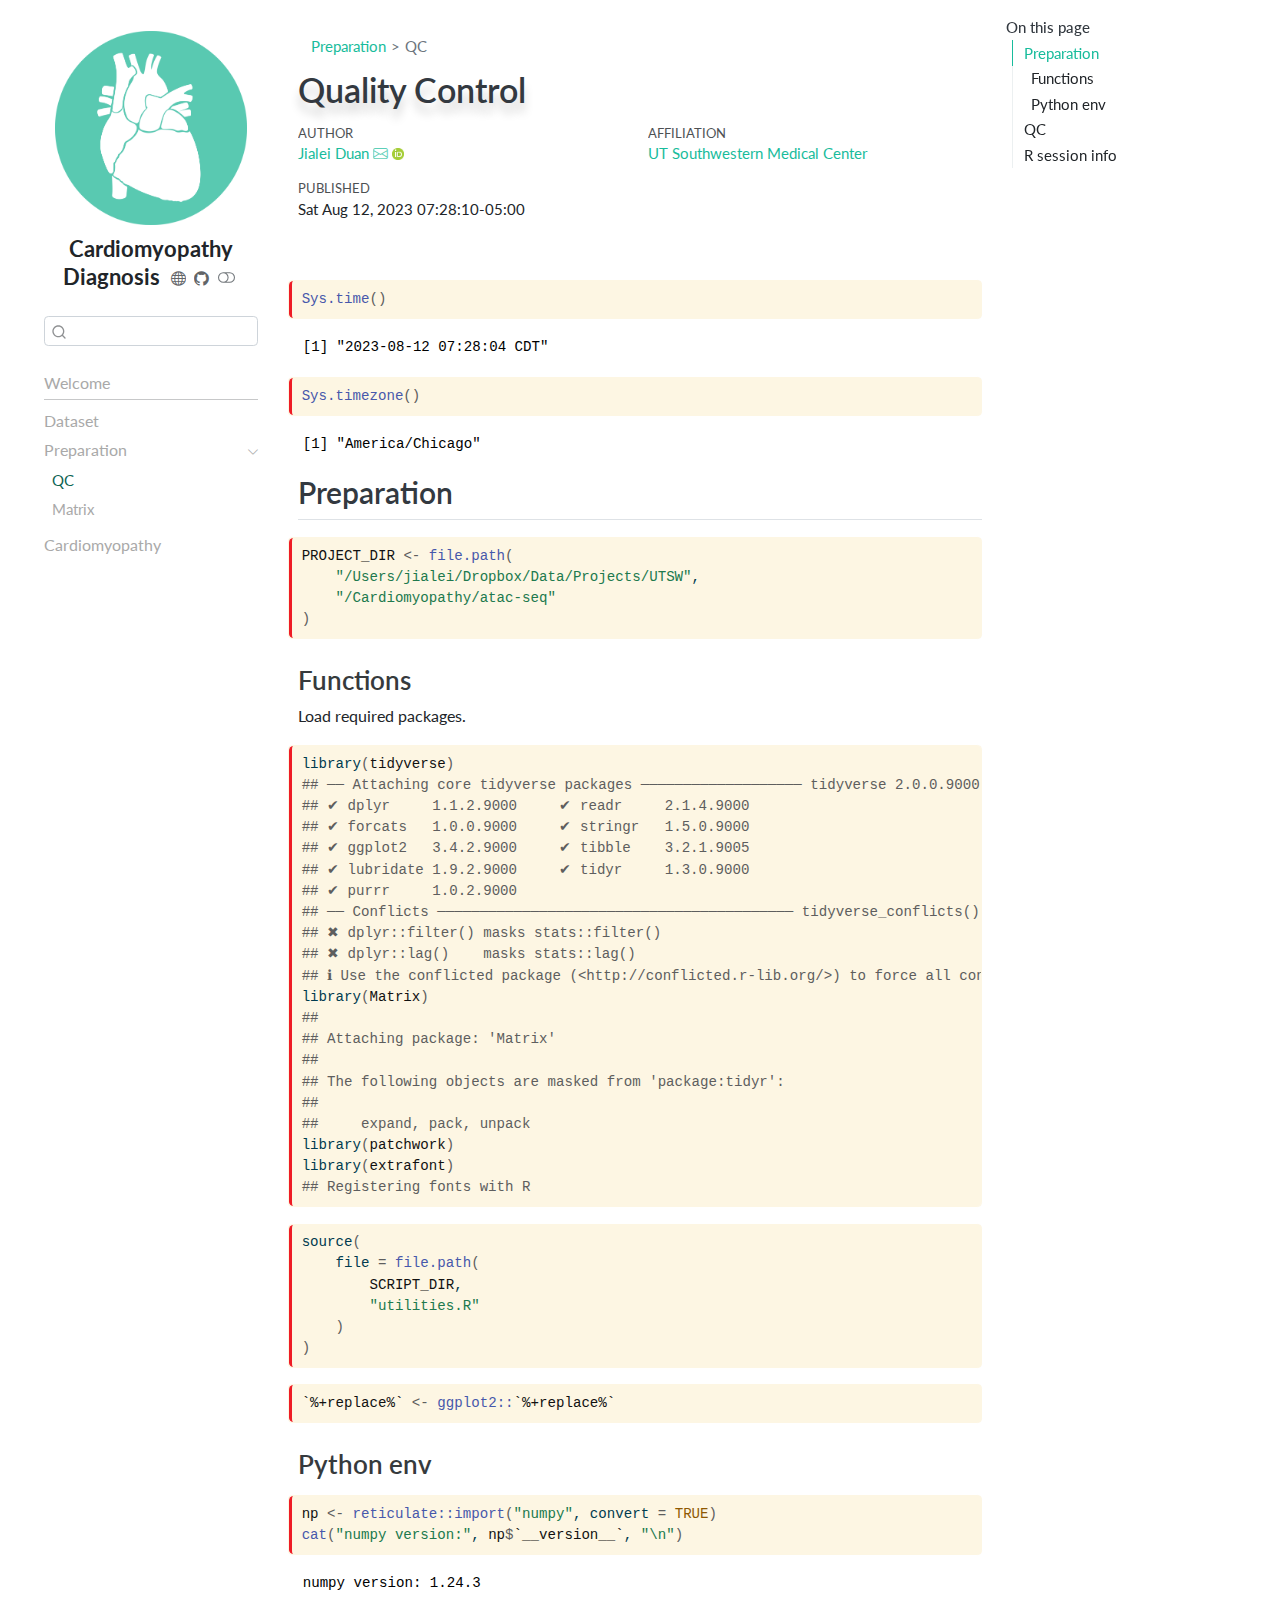
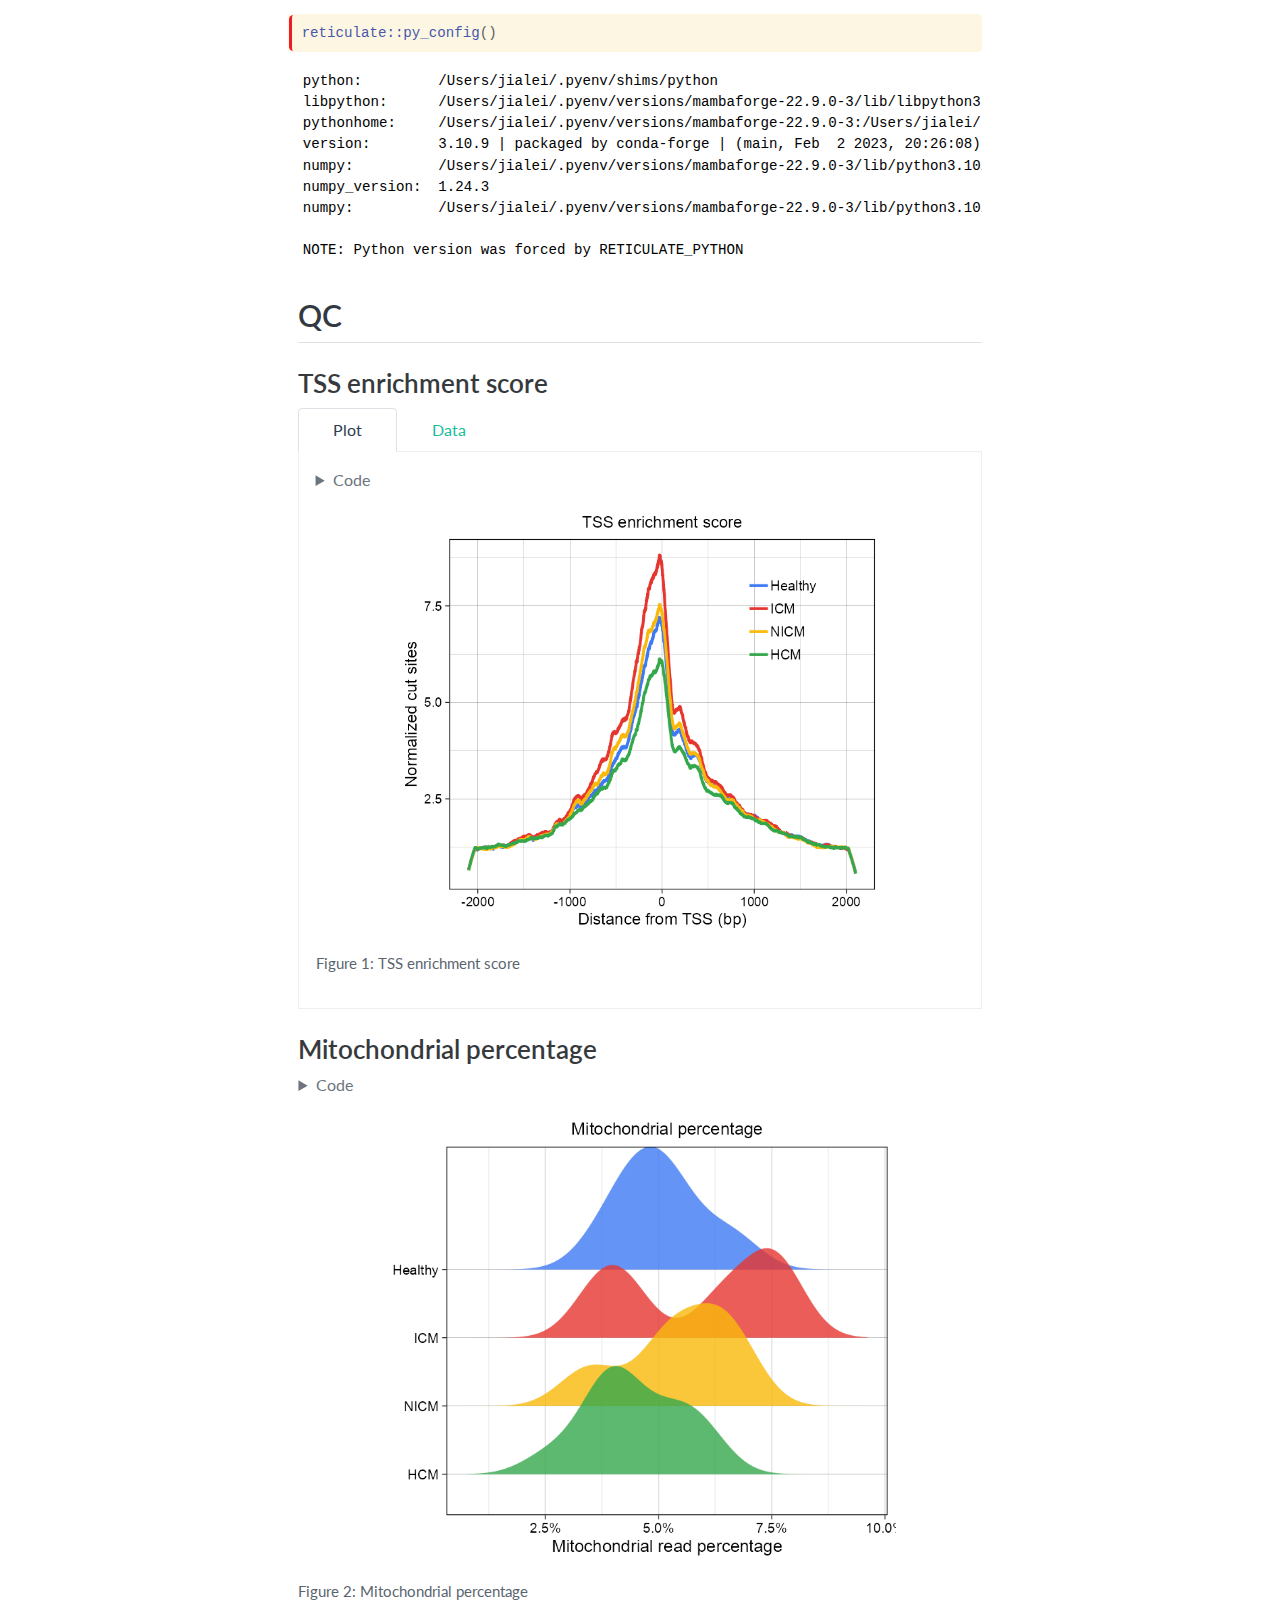
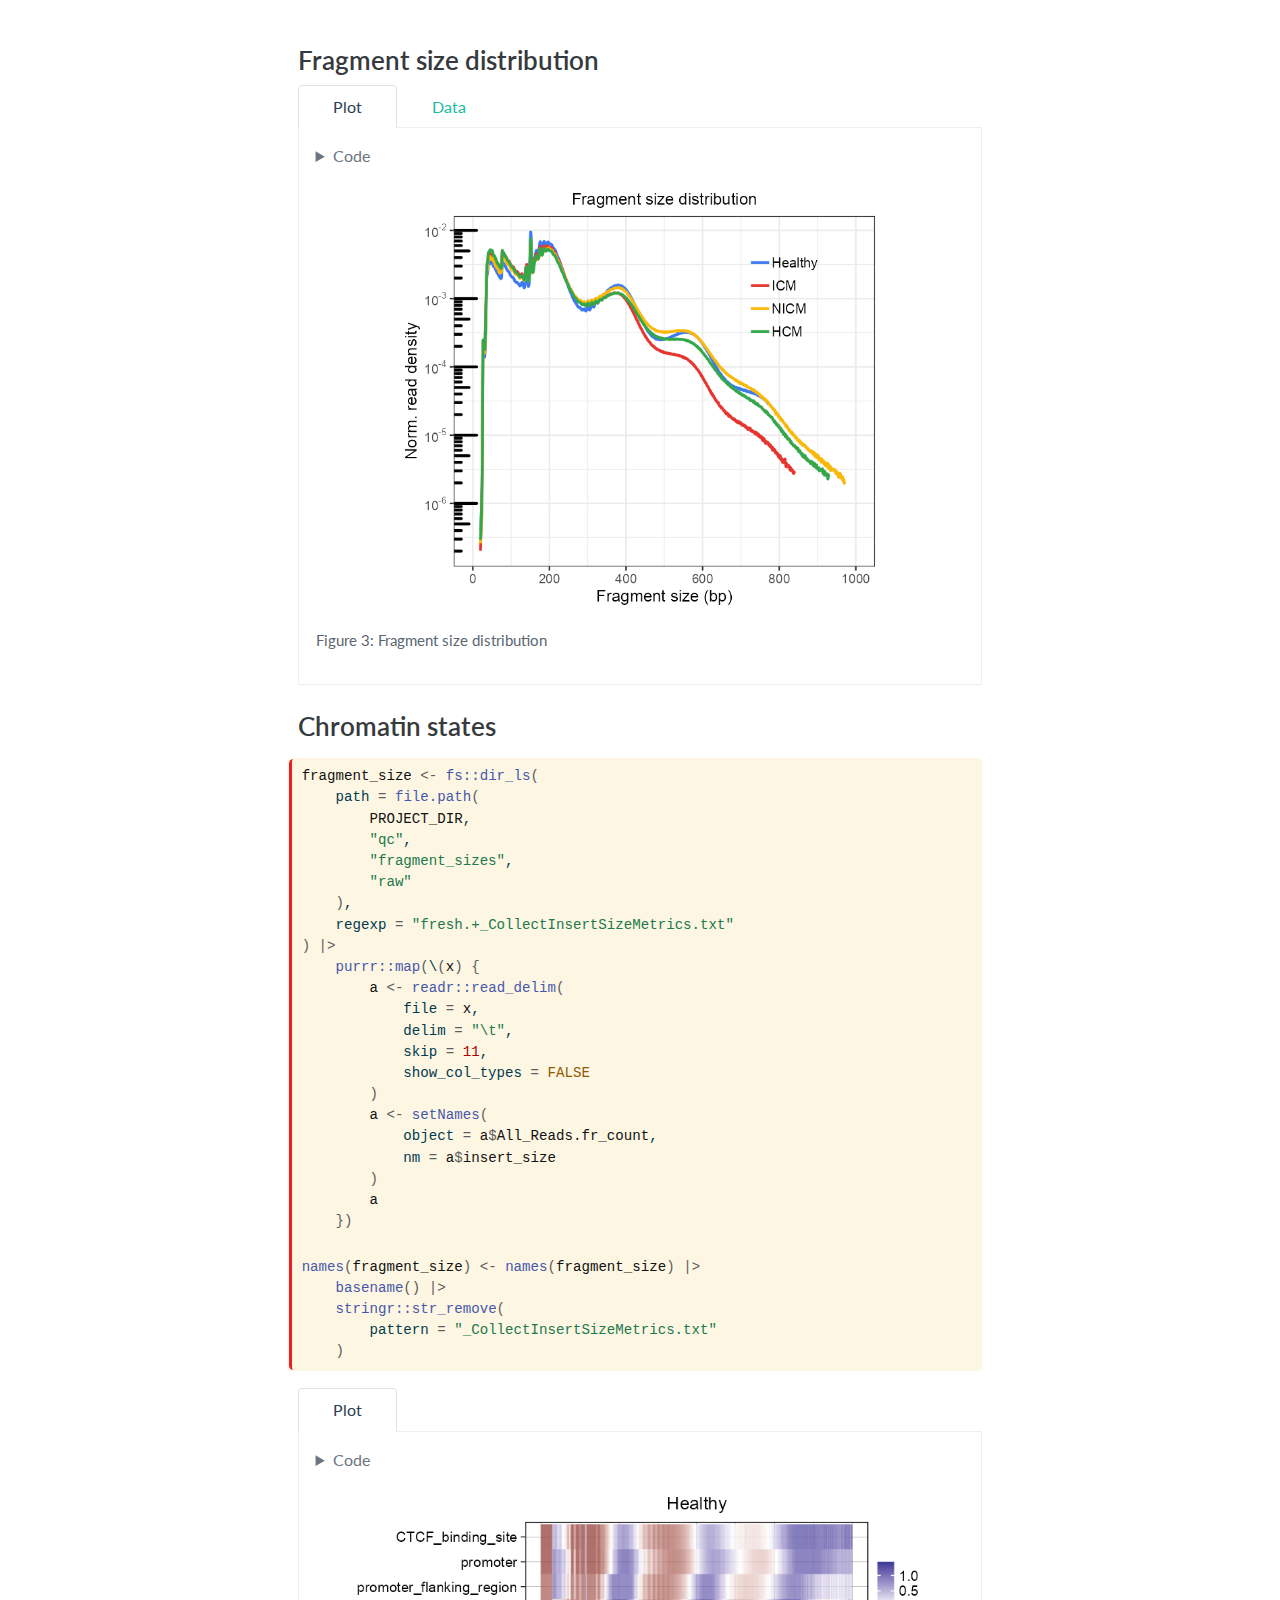
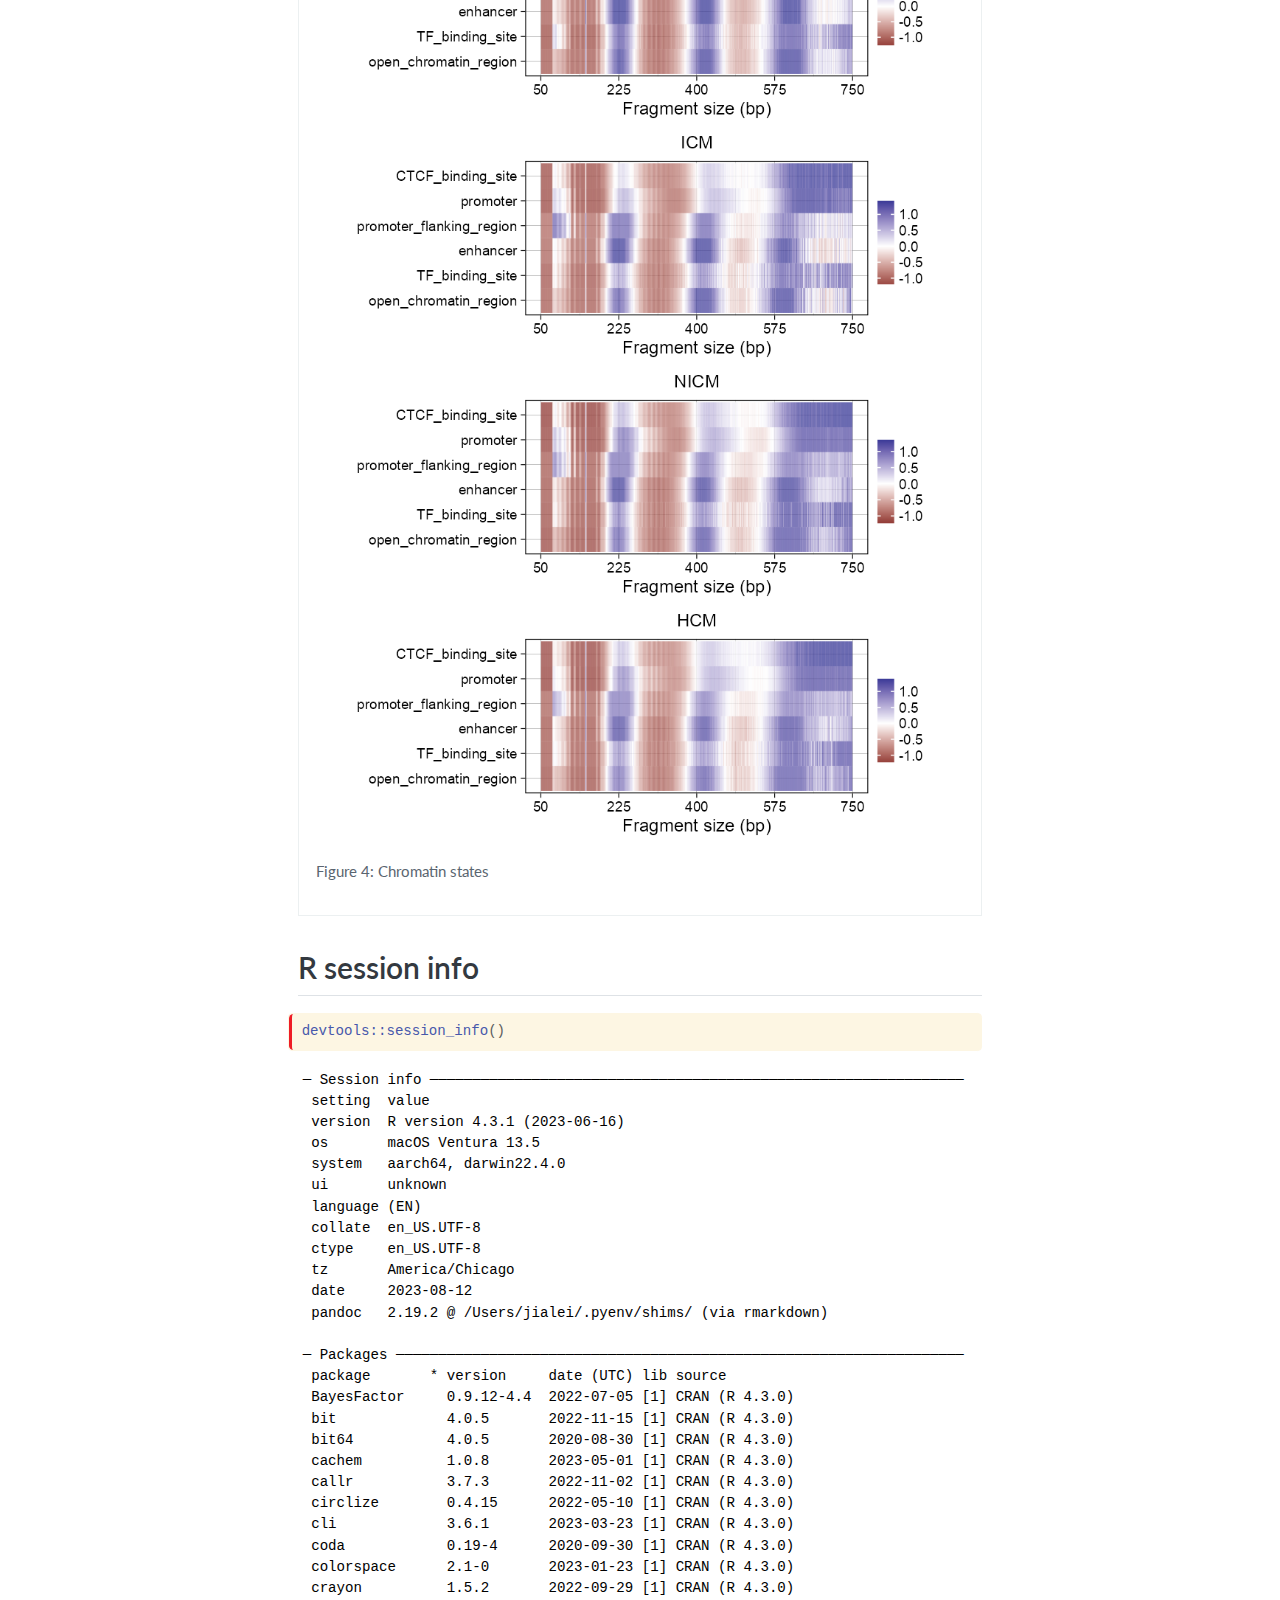
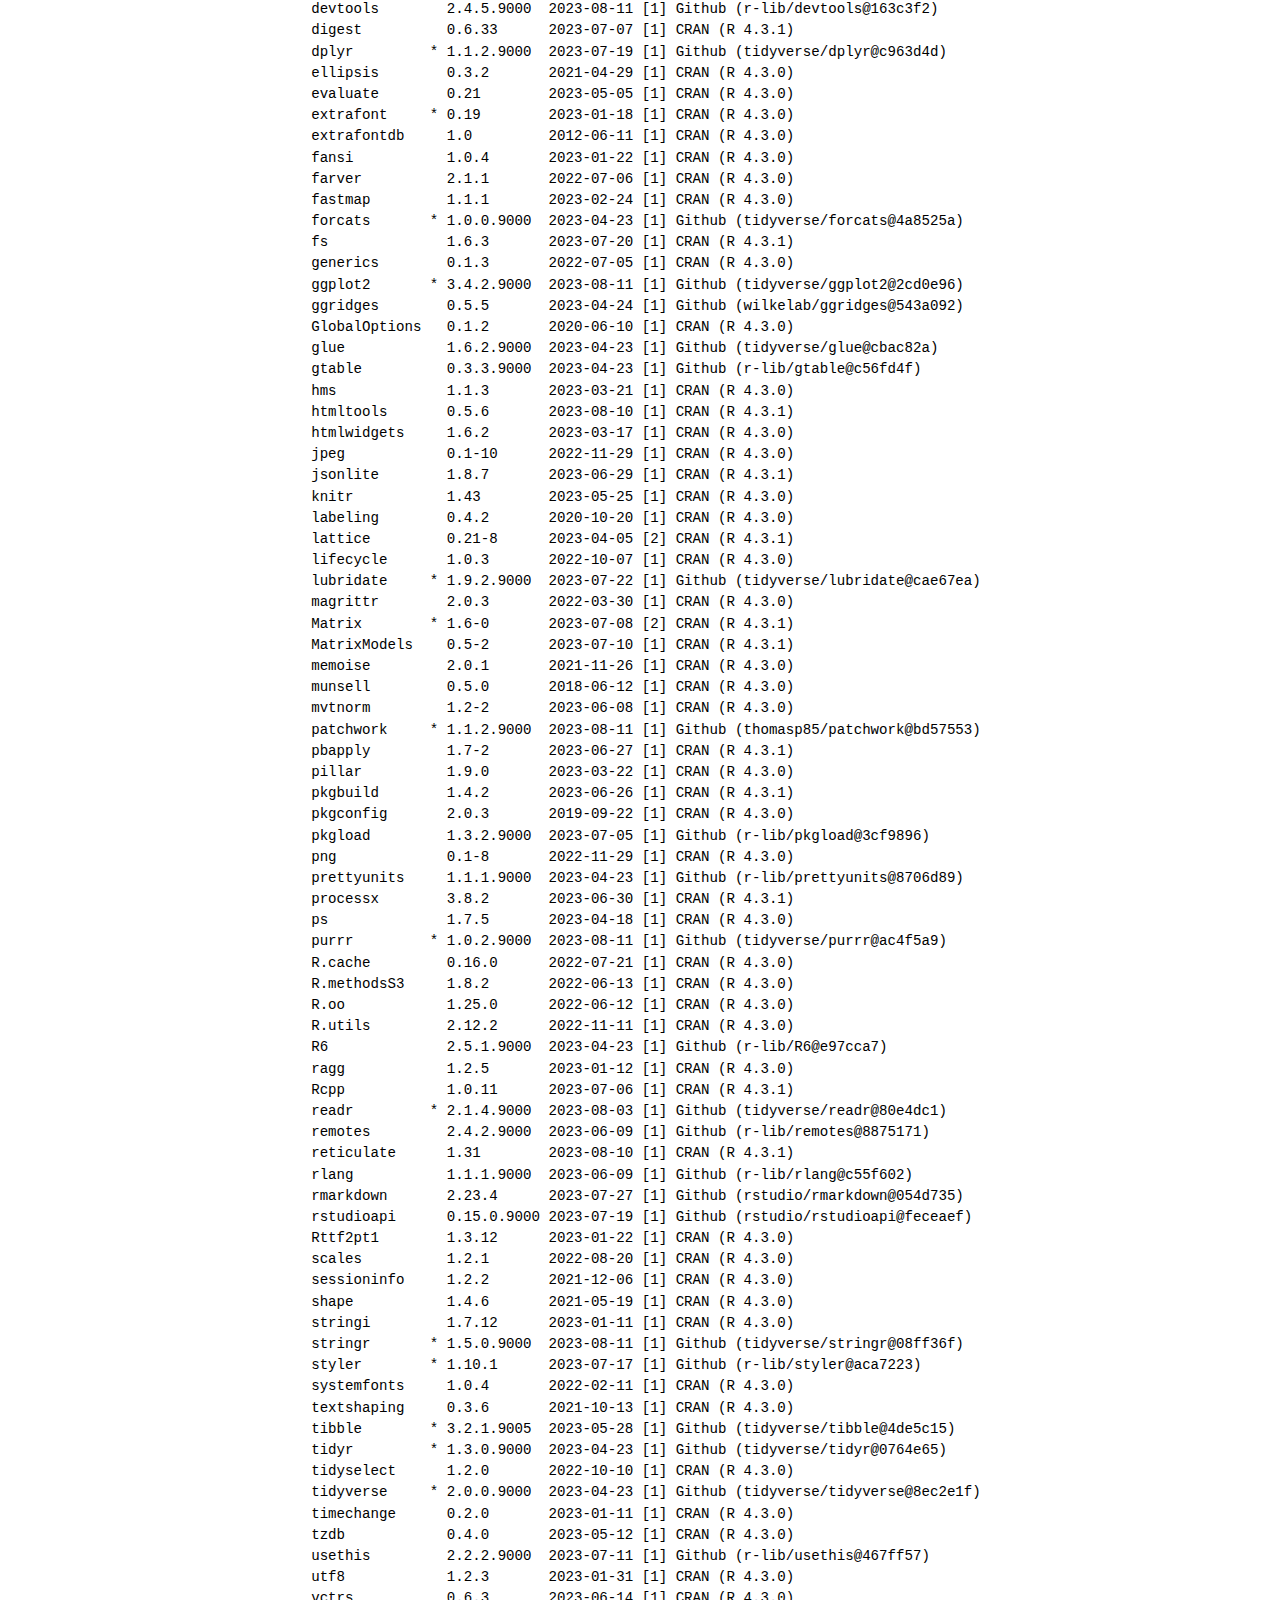
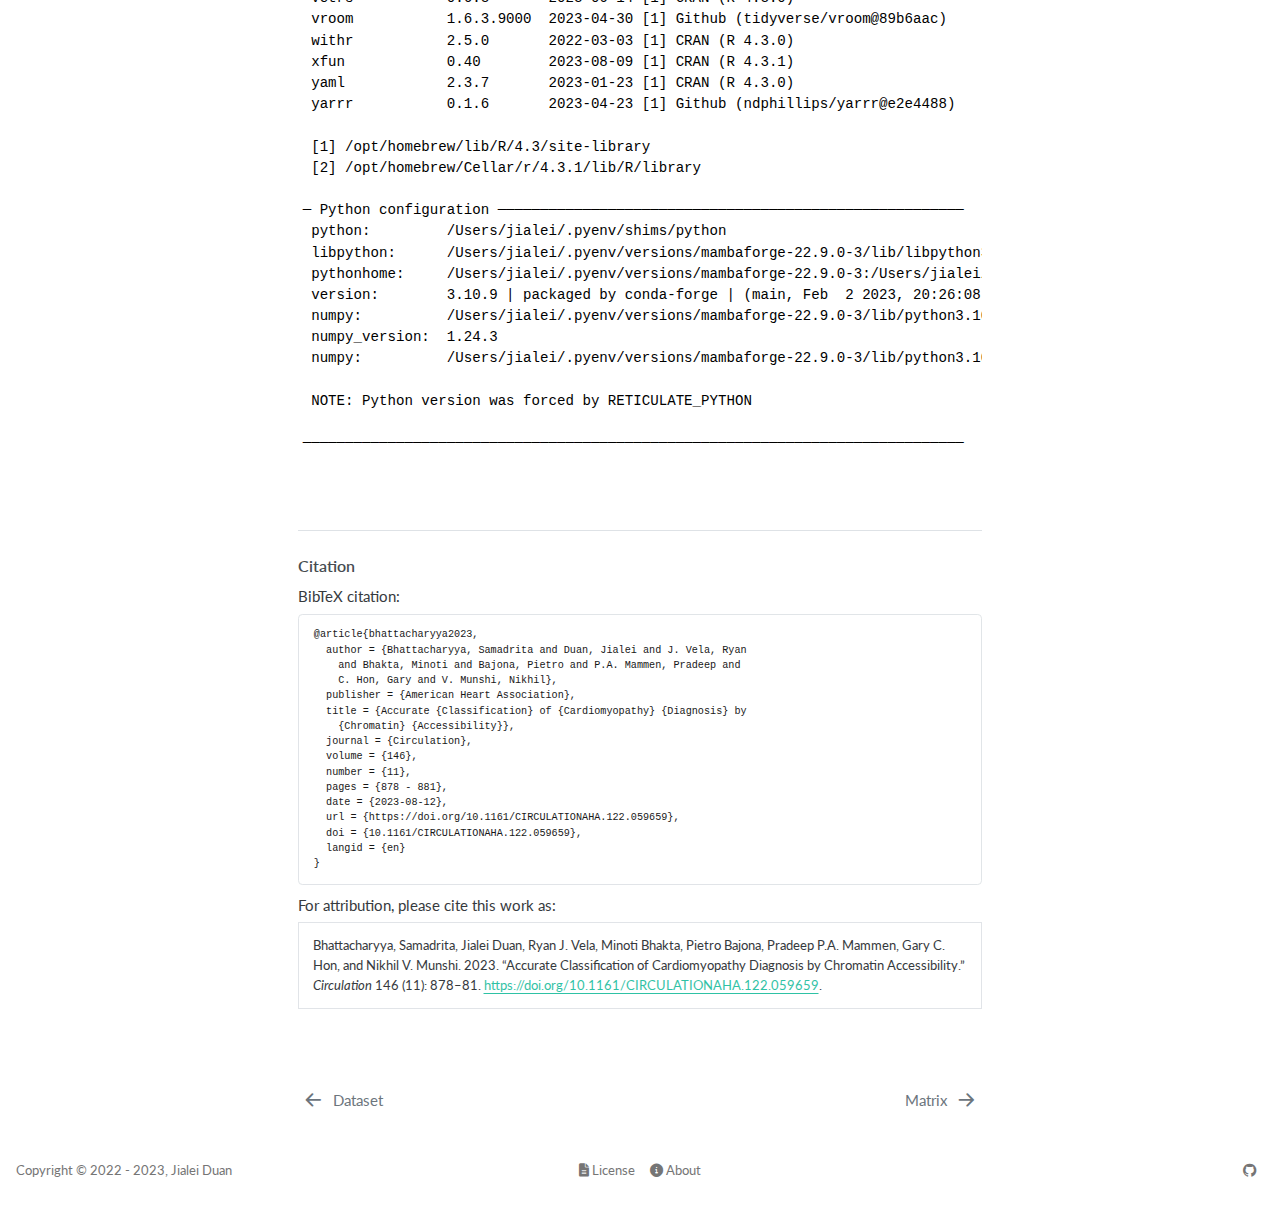
<file: docs/qc.html>
<!DOCTYPE html>
<html xmlns="http://www.w3.org/1999/xhtml" lang="en" xml:lang="en"><head>
<meta http-equiv="Content-Type" content="text/html; charset=UTF-8">
<meta charset="utf-8">
<meta name="generator" content="quarto-99.9.9">
<meta name="viewport" content="width=device-width, initial-scale=1.0, user-scalable=yes">
<meta name="author" content="Jialei Duan">
<title>Cardiomyopathy Diagnosis - Quality Control</title>
<style>
code{white-space: pre-wrap;}
span.smallcaps{font-variant: small-caps;}
div.columns{display: flex; gap: min(4vw, 1.5em);}
div.column{flex: auto; overflow-x: auto;}
div.hanging-indent{margin-left: 1.5em; text-indent: -1.5em;}
ul.task-list{list-style: none;}
ul.task-list li input[type="checkbox"] {
  width: 0.8em;
  margin: 0 0.8em 0.2em -1em; /* quarto-specific, see https://github.com/quarto-dev/quarto-cli/issues/4556 */ 
  vertical-align: middle;
}
/* CSS for syntax highlighting */
pre > code.sourceCode { white-space: pre; position: relative; }
pre > code.sourceCode > span { display: inline-block; line-height: 1.25; }
pre > code.sourceCode > span:empty { height: 1.2em; }
.sourceCode { overflow: visible; }
code.sourceCode > span { color: inherit; text-decoration: inherit; }
div.sourceCode { margin: 1em 0; }
pre.sourceCode { margin: 0; }
@media screen {
div.sourceCode { overflow: auto; }
}
@media print {
pre > code.sourceCode { white-space: pre-wrap; }
pre > code.sourceCode > span { text-indent: -5em; padding-left: 5em; }
}
pre.numberSource code
  { counter-reset: source-line 0; }
pre.numberSource code > span
  { position: relative; left: -4em; counter-increment: source-line; }
pre.numberSource code > span > a:first-child::before
  { content: counter(source-line);
    position: relative; left: -1em; text-align: right; vertical-align: baseline;
    border: none; display: inline-block;
    -webkit-touch-callout: none; -webkit-user-select: none;
    -khtml-user-select: none; -moz-user-select: none;
    -ms-user-select: none; user-select: none;
    padding: 0 4px; width: 4em;
  }
pre.numberSource { margin-left: 3em;  padding-left: 4px; }
div.sourceCode
  {   }
@media screen {
pre > code.sourceCode > span > a:first-child::before { text-decoration: underline; }
}
</style>

<script src="site_libs/quarto-nav/quarto-nav.js"></script>
<script src="site_libs/clipboard/clipboard.min.js"></script>
<script src="site_libs/quarto-search/autocomplete.umd.js"></script>
<script src="site_libs/quarto-search/fuse.min.js"></script>
<script src="site_libs/quarto-search/quarto-search.js"></script>
<meta name="quarto:offset" content="./">
<link href="./matrix.html" rel="next">
<link href="./dataset.html" rel="prev">
<link href="./favicon.png" rel="icon" type="image/png">
<script src="site_libs/quarto-html/quarto.js"></script>
<script src="site_libs/quarto-html/popper.min.js"></script>
<script src="site_libs/quarto-html/tippy.umd.min.js"></script>
<script src="site_libs/quarto-html/anchor.min.js"></script>
<link href="site_libs/quarto-html/tippy.css" rel="stylesheet">
<link href="site_libs/quarto-html/quarto-syntax-highlighting.css" rel="stylesheet" class="quarto-color-scheme" id="quarto-text-highlighting-styles">
<link href="site_libs/quarto-html/quarto-syntax-highlighting-dark.css" rel="prefetch" class="quarto-color-scheme quarto-color-alternate" id="quarto-text-highlighting-styles">
<script src="site_libs/bootstrap/bootstrap.min.js"></script>
<link href="site_libs/bootstrap/bootstrap-icons.css" rel="stylesheet">
<link href="site_libs/bootstrap/bootstrap.min.css" rel="stylesheet" class="quarto-color-scheme" id="quarto-bootstrap" data-mode="light">
<link href="site_libs/bootstrap/bootstrap-dark.min.css" rel="prefetch" class="quarto-color-scheme quarto-color-alternate" id="quarto-bootstrap" data-mode="dark">
<link href="site_libs/quarto-contrib/fontawesome6-0.1.0/all.css" rel="stylesheet">
<link href="site_libs/quarto-contrib/fontawesome6-0.1.0/latex-fontsize.css" rel="stylesheet"><script id="quarto-search-options" type="application/json">{
  "location": "sidebar",
  "copy-button": false,
  "collapse-after": 3,
  "panel-placement": "start",
  "type": "textbox",
  "limit": 20,
  "keyboard-shortcut": [
    "f",
    "/",
    "s"
  ],
  "language": {
    "search-no-results-text": "No results",
    "search-matching-documents-text": "matching documents",
    "search-copy-link-title": "Copy link to search",
    "search-hide-matches-text": "Hide additional matches",
    "search-more-match-text": "more match in this document",
    "search-more-matches-text": "more matches in this document",
    "search-clear-button-title": "Clear",
    "search-detached-cancel-button-title": "Cancel",
    "search-submit-button-title": "Submit",
    "search-label": "Search"
  }
}</script><script async="" src="https://www.googletagmanager.com/gtag/js?id=G-DX6PCXFCKG"></script><script type="text/javascript">

window.dataLayer = window.dataLayer || [];
function gtag(){dataLayer.push(arguments);}
gtag('js', new Date());
gtag('config', 'G-DX6PCXFCKG', { 'anonymize_ip': true});
</script><link rel="stylesheet" href="styles.css">
<meta property="og:title" content="Accurate Classification of Cardiomyopathy Diagnosis by Chromatin Accessibility">
<meta property="og:description" content="This study establishes proof-of-concept for a cardiomyopathy diagnostic algorithm using chromatin accessibility signatures at a sequencing depth achievable by benchtop instruments.">
<meta property="og:image" content="https://jlduan.github.io/cardiomyopathy-etiology/workflow.png">
<meta property="og:site_name" content="Cardiomyopathy Diagnosis">
<meta property="og:image:height" content="671">
<meta property="og:image:width" content="2093">
<meta name="twitter:title" content="Accurate Classification of Cardiomyopathy Diagnosis by Chromatin Accessibility">
<meta name="twitter:description" content="This study establishes proof-of-concept for a cardiomyopathy diagnostic algorithm using chromatin accessibility signatures at a sequencing depth achievable by benchtop instruments.">
<meta name="twitter:image" content="https://jlduan.github.io/cardiomyopathy-etiology/workflow.png">
<meta name="twitter:creator" content="@jlduan">
<meta name="twitter:site" content="@jlduan">
<meta name="twitter:image-height" content="671">
<meta name="twitter:image-width" content="2093">
<meta name="twitter:card" content="summary_large_image">
<meta name="citation_title" content="Accurate Classification of Cardiomyopathy Diagnosis by Chromatin Accessibility">
<meta name="citation_keywords" content="diagnostic tests,precision medicine,chromatin,cardiomyopathies,machine learning
">
<meta name="citation_author" content="Samadrita Bhattacharyya">
<meta name="citation_author" content="Jialei Duan">
<meta name="citation_author" content="Ryan J. Vela">
<meta name="citation_author" content="Minoti Bhakta">
<meta name="citation_author" content="Pietro Bajona">
<meta name="citation_author" content="Pradeep P.A. Mammen">
<meta name="citation_author" content="Gary C. Hon">
<meta name="citation_author" content="Nikhil V. Munshi">
<meta name="citation_publication_date" content="2023-08-12">
<meta name="citation_cover_date" content="2023-08-12">
<meta name="citation_year" content="2023">
<meta name="citation_online_date" content="2022-09-12">
<meta name="citation_fulltext_html_url" content="https://doi.org/10.1161/CIRCULATIONAHA.122.059659">
<meta name="citation_issue" content="11">
<meta name="citation_doi" content="10.1161/CIRCULATIONAHA.122.059659">
<meta name="citation_pmid" content="36095061">
<meta name="citation_volume" content="146">
<meta name="citation_language" content="en">
<meta name="citation_firstpage" content="878">
<meta name="citation_lastpage" content="881">
<meta name="citation_journal_title" content="Circulation">
<meta name="citation_publisher" content="American Heart Association">
</head>
<body class="nav-sidebar floating">

<div id="quarto-search-results"></div>
  <header id="quarto-header" class="headroom fixed-top"><nav class="quarto-secondary-nav"><div class="container-fluid d-flex">
      <button type="button" class="quarto-btn-toggle btn" data-bs-toggle="collapse" data-bs-target="#quarto-sidebar,#quarto-sidebar-glass" aria-controls="quarto-sidebar" aria-expanded="false" aria-label="Toggle sidebar navigation" onclick="if (window.quartoToggleHeadroom) { window.quartoToggleHeadroom(); }">
        <i class="bi bi-layout-text-sidebar-reverse"></i>
      </button>
        <nav class="quarto-page-breadcrumbs" aria-label="breadcrumb"><ol class="breadcrumb"><li class="breadcrumb-item"><a href="./qc.html">Preparation</a></li><li class="breadcrumb-item"><a href="./qc.html">QC</a></li></ol></nav>
        <a class="flex-grow-1" role="button" data-bs-toggle="collapse" data-bs-target="#quarto-sidebar,#quarto-sidebar-glass" aria-controls="quarto-sidebar" aria-expanded="false" aria-label="Toggle sidebar navigation" onclick="if (window.quartoToggleHeadroom) { window.quartoToggleHeadroom(); }">      
        </a>
      <button type="button" class="btn quarto-search-button" aria-label="" onclick="window.quartoOpenSearch();">
        <i class="bi bi-search"></i>
      </button>
    </div>
  </nav></header><!-- content --><div id="quarto-content" class="quarto-container page-columns page-rows-contents page-layout-article">
<!-- sidebar -->
  <nav id="quarto-sidebar" class="sidebar collapse collapse-horizontal sidebar-navigation floating overflow-auto"><div class="pt-lg-2 mt-2 text-center sidebar-header sidebar-header-stacked">
      <a href="./index.html" class="sidebar-logo-link">
      <img src="./logo.png" alt="" class="sidebar-logo py-0 d-lg-inline d-none"></a>
    <div class="sidebar-title mb-0 py-0">
      <a href="./"><strong>Cardiomyopathy Diagnosis</strong></a> 
        <div class="sidebar-tools-main tools-wide">
    <a href="https://github.com/jlduan" title="Cardiomyopathy Diagnosis" class="quarto-navigation-tool px-1" aria-label="Cardiomyopathy Diagnosis"><i class="bi bi-globe"></i></a>
    <a href="https://github.com/jlduan/cardiomyopathy-etiology" title="GitHub" class="quarto-navigation-tool px-1" aria-label="GitHub"><i class="bi bi-github"></i></a>
  <a href="" class="quarto-color-scheme-toggle quarto-navigation-tool  px-1" onclick="window.quartoToggleColorScheme(); return false;" title="Toggle dark mode"><i class="bi"></i></a>
</div>
    </div>
      </div>
        <div class="mt-2 flex-shrink-0 align-items-center">
        <div class="sidebar-search">
        <div id="quarto-search" class="" title="Search"></div>
        </div>
        </div>
    <div class="sidebar-menu-container"> 
    <ul class="list-unstyled mt-1">
<li class="sidebar-item">
  <div class="sidebar-item-container"> 
  <a href="./index.html" class="sidebar-item-text sidebar-link">
 <span class="menu-text">Welcome</span></a>
  </div>
</li>
        <li class="px-0"><hr class="sidebar-divider hi "></li>
        <li class="sidebar-item">
  <div class="sidebar-item-container"> 
  <a href="./dataset.html" class="sidebar-item-text sidebar-link">
 <span class="menu-text">Dataset</span></a>
  </div>
</li>
        <li class="sidebar-item sidebar-item-section">
      <div class="sidebar-item-container"> 
            <a class="sidebar-item-text sidebar-link text-start" data-bs-toggle="collapse" data-bs-target="#quarto-sidebar-section-1" aria-expanded="true">
 <span class="menu-text">Preparation</span></a>
          <a class="sidebar-item-toggle text-start" data-bs-toggle="collapse" data-bs-target="#quarto-sidebar-section-1" aria-expanded="true" aria-label="Toggle section">
            <i class="bi bi-chevron-right ms-2"></i>
          </a> 
      </div>
      <ul id="quarto-sidebar-section-1" class="collapse list-unstyled sidebar-section depth1 show">
<li class="sidebar-item">
  <div class="sidebar-item-container"> 
  <a href="./qc.html" class="sidebar-item-text sidebar-link active">
 <span class="menu-text">QC</span></a>
  </div>
</li>
          <li class="sidebar-item">
  <div class="sidebar-item-container"> 
  <a href="./matrix.html" class="sidebar-item-text sidebar-link">
 <span class="menu-text">Matrix</span></a>
  </div>
</li>
      </ul>
</li>
        <li class="sidebar-item">
  <div class="sidebar-item-container"> 
  <a href="./cardiomyopathy.html" class="sidebar-item-text sidebar-link">
 <span class="menu-text">Cardiomyopathy</span></a>
  </div>
</li>
    </ul>
</div>
</nav><div id="quarto-sidebar-glass" data-bs-toggle="collapse" data-bs-target="#quarto-sidebar,#quarto-sidebar-glass"></div>
<!-- margin-sidebar -->
    <div id="quarto-margin-sidebar" class="sidebar margin-sidebar">
        <nav id="TOC" role="doc-toc" class="toc-active"><h2 id="toc-title">On this page</h2>
   
  <ul>
<li>
<a href="#preparation" id="toc-preparation" class="nav-link active" data-scroll-target="#preparation">Preparation</a>
  <ul>
<li><a href="#functions" id="toc-functions" class="nav-link" data-scroll-target="#functions">Functions</a></li>
  <li><a href="#python-env" id="toc-python-env" class="nav-link" data-scroll-target="#python-env">Python env</a></li>
  </ul>
</li>
  <li>
<a href="#qc" id="toc-qc" class="nav-link" data-scroll-target="#qc">QC</a>
  <ul>
<li><a href="#tss-enrichment-score" id="toc-tss-enrichment-score" class="nav-link" data-scroll-target="#tss-enrichment-score">TSS enrichment score</a></li>
  <li><a href="#mitochondrial-percentage" id="toc-mitochondrial-percentage" class="nav-link" data-scroll-target="#mitochondrial-percentage">Mitochondrial percentage</a></li>
  <li><a href="#fragment-size-distribution" id="toc-fragment-size-distribution" class="nav-link" data-scroll-target="#fragment-size-distribution">Fragment size distribution</a></li>
  <li><a href="#chromatin-states" id="toc-chromatin-states" class="nav-link" data-scroll-target="#chromatin-states">Chromatin states</a></li>
  </ul>
</li>
  <li><a href="#r-session-info" id="toc-r-session-info" class="nav-link" data-scroll-target="#r-session-info">R session info</a></li>
  </ul></nav>
    </div>
<!-- main -->
<main class="content" id="quarto-document-content"><header id="title-block-header" class="quarto-title-block default"><nav class="quarto-page-breadcrumbs quarto-title-breadcrumbs d-none d-lg-block" aria-label="breadcrumb"><ol class="breadcrumb"><li class="breadcrumb-item"><a href="./qc.html">Preparation</a></li><li class="breadcrumb-item"><a href="./qc.html">QC</a></li></ol></nav><div class="quarto-title">
<h1 class="title">Quality Control</h1>
</div>


<div class="quarto-title-meta-author">
  <div class="quarto-title-meta-heading">Author</div>
  <div class="quarto-title-meta-heading">Affiliation</div>
  
    <div class="quarto-title-meta-contents">
    <p class="author"><a href="https://github.com/jlduan">Jialei Duan</a> <a href="mailto:duanjl+cardiomyopathy-etiology@gmail.com" class="quarto-title-author-email"><i class="bi bi-envelope"></i></a> <a href="https://orcid.org/0000-0003-4086-7461" class="quarto-title-author-orcid"> <img src="[data-uri]"></a></p>
  </div>
    <div class="quarto-title-meta-contents">
        <p class="affiliation">
            <a href="https://www.utsouthwestern.edu/education/medical-school/departments/green-center">
            UT Southwestern Medical Center
            </a>
          </p>
      </div>
    </div>

<div class="quarto-title-meta">

      
    <div>
    <div class="quarto-title-meta-heading">Published</div>
    <div class="quarto-title-meta-contents">
      <p class="date">Sat Aug 12, 2023 07:28:10-05:00</p>
    </div>
  </div>
  
    
  </div>
  


</header><p><br></p>
<div class="cell">
<div class="sourceCode" id="cb1"><pre class="downlit sourceCode r code-with-copy"><code class="sourceCode R"><span><span class="fu"><a href="https://rdrr.io/r/base/Sys.time.html">Sys.time</a></span><span class="op">(</span><span class="op">)</span></span></code><button title="Copy to Clipboard" class="code-copy-button"><i class="bi"></i></button></pre></div>
<div class="cell-output cell-output-stdout">
<pre><code>[1] "2023-08-12 07:28:04 CDT"</code></pre>
</div>
</div>
<div class="cell">
<div class="sourceCode" id="cb3"><pre class="downlit sourceCode r code-with-copy"><code class="sourceCode R"><span><span class="fu"><a href="https://rdrr.io/r/base/timezones.html">Sys.timezone</a></span><span class="op">(</span><span class="op">)</span></span></code><button title="Copy to Clipboard" class="code-copy-button"><i class="bi"></i></button></pre></div>
<div class="cell-output cell-output-stdout">
<pre><code>[1] "America/Chicago"</code></pre>
</div>
</div>
<section id="preparation" class="level2"><h2 class="anchored" data-anchor-id="preparation">Preparation</h2>
<div class="cell">
<div class="sourceCode" id="cb5"><pre class="downlit sourceCode r code-with-copy"><code class="sourceCode R"><span><span class="va">PROJECT_DIR</span> <span class="op">&lt;-</span> <span class="fu"><a href="https://rdrr.io/r/base/file.path.html">file.path</a></span><span class="op">(</span></span>
<span>    <span class="st">"/Users/jialei/Dropbox/Data/Projects/UTSW"</span>,</span>
<span>    <span class="st">"/Cardiomyopathy/atac-seq"</span></span>
<span><span class="op">)</span></span></code><button title="Copy to Clipboard" class="code-copy-button"><i class="bi"></i></button></pre></div>
</div>
<section id="functions" class="level3"><h3 class="anchored" data-anchor-id="functions">Functions</h3>
<p>Load required packages.</p>
<div class="cell">
<div class="sourceCode" id="cb6"><pre class="downlit sourceCode r code-with-copy"><code class="sourceCode R"><span><span class="kw"><a href="https://rdrr.io/r/base/library.html">library</a></span><span class="op">(</span><span class="va"><a href="https://tidyverse.tidyverse.org">tidyverse</a></span><span class="op">)</span></span>
<span><span class="co">## ── Attaching core tidyverse packages ─────────────────── tidyverse 2.0.0.9000 ──</span></span>
<span><span class="co">## ✔ dplyr     1.1.2.9000     ✔ readr     2.1.4.9000</span></span>
<span><span class="co">## ✔ forcats   1.0.0.9000     ✔ stringr   1.5.0.9000</span></span>
<span><span class="co">## ✔ ggplot2   3.4.2.9000     ✔ tibble    3.2.1.9005</span></span>
<span><span class="co">## ✔ lubridate 1.9.2.9000     ✔ tidyr     1.3.0.9000</span></span>
<span><span class="co">## ✔ purrr     1.0.2.9000     </span></span>
<span><span class="co">## ── Conflicts ────────────────────────────────────────── tidyverse_conflicts() ──</span></span>
<span><span class="co">## ✖ dplyr::filter() masks stats::filter()</span></span>
<span><span class="co">## ✖ dplyr::lag()    masks stats::lag()</span></span>
<span><span class="co">## ℹ Use the conflicted package (&lt;http://conflicted.r-lib.org/&gt;) to force all conflicts to become errors</span></span>
<span><span class="kw"><a href="https://rdrr.io/r/base/library.html">library</a></span><span class="op">(</span><span class="va"><a href="https://Matrix.R-forge.R-project.org">Matrix</a></span><span class="op">)</span></span>
<span><span class="co">## </span></span>
<span><span class="co">## Attaching package: 'Matrix'</span></span>
<span><span class="co">## </span></span>
<span><span class="co">## The following objects are masked from 'package:tidyr':</span></span>
<span><span class="co">## </span></span>
<span><span class="co">##     expand, pack, unpack</span></span>
<span><span class="kw"><a href="https://rdrr.io/r/base/library.html">library</a></span><span class="op">(</span><span class="va"><a href="https://patchwork.data-imaginist.com">patchwork</a></span><span class="op">)</span></span>
<span><span class="kw"><a href="https://rdrr.io/r/base/library.html">library</a></span><span class="op">(</span><span class="va"><a href="https://github.com/wch/extrafont">extrafont</a></span><span class="op">)</span></span>
<span><span class="co">## Registering fonts with R</span></span></code><button title="Copy to Clipboard" class="code-copy-button"><i class="bi"></i></button></pre></div>
</div>
<div class="cell">
<div class="sourceCode" id="cb7"><pre class="downlit sourceCode r code-with-copy"><code class="sourceCode R"><span><span class="kw"><a href="https://rdrr.io/r/base/source.html">source</a></span><span class="op">(</span></span>
<span>    file <span class="op">=</span> <span class="fu"><a href="https://rdrr.io/r/base/file.path.html">file.path</a></span><span class="op">(</span></span>
<span>        <span class="va">SCRIPT_DIR</span>,</span>
<span>        <span class="st">"utilities.R"</span></span>
<span>    <span class="op">)</span></span>
<span><span class="op">)</span></span></code><button title="Copy to Clipboard" class="code-copy-button"><i class="bi"></i></button></pre></div>
</div>
<div class="cell">
<div class="sourceCode" id="cb8"><pre class="downlit sourceCode r code-with-copy"><code class="sourceCode R"><span><span class="va">`%+replace%`</span> <span class="op">&lt;-</span> <span class="fu">ggplot2</span><span class="fu">::</span><span class="va">`%+replace%`</span></span></code><button title="Copy to Clipboard" class="code-copy-button"><i class="bi"></i></button></pre></div>
</div>
</section><section id="python-env" class="level3"><h3 class="anchored" data-anchor-id="python-env">Python env</h3>
<div class="cell">
<div class="sourceCode" id="cb9"><pre class="downlit sourceCode r code-with-copy"><code class="sourceCode R"><span><span class="va">np</span> <span class="op">&lt;-</span> <span class="fu">reticulate</span><span class="fu">::</span><span class="fu"><a href="https://rstudio.github.io/reticulate/reference/import.html">import</a></span><span class="op">(</span><span class="st">"numpy"</span>, convert <span class="op">=</span> <span class="cn">TRUE</span><span class="op">)</span></span>
<span><span class="fu"><a href="https://rdrr.io/r/base/cat.html">cat</a></span><span class="op">(</span><span class="st">"numpy version:"</span>, <span class="va">np</span><span class="op">$</span><span class="va">`__version__`</span>, <span class="st">"\n"</span><span class="op">)</span></span></code><button title="Copy to Clipboard" class="code-copy-button"><i class="bi"></i></button></pre></div>
<div class="cell-output cell-output-stdout">
<pre><code>numpy version: 1.24.3 </code></pre>
</div>
</div>
<div class="cell">
<div class="sourceCode" id="cb11"><pre class="downlit sourceCode r code-with-copy"><code class="sourceCode R"><span><span class="fu">reticulate</span><span class="fu">::</span><span class="fu"><a href="https://rstudio.github.io/reticulate/reference/py_config.html">py_config</a></span><span class="op">(</span><span class="op">)</span></span></code><button title="Copy to Clipboard" class="code-copy-button"><i class="bi"></i></button></pre></div>
<div class="cell-output cell-output-stdout">
<pre><code>python:         /Users/jialei/.pyenv/shims/python
libpython:      /Users/jialei/.pyenv/versions/mambaforge-22.9.0-3/lib/libpython3.10.dylib
pythonhome:     /Users/jialei/.pyenv/versions/mambaforge-22.9.0-3:/Users/jialei/.pyenv/versions/mambaforge-22.9.0-3
version:        3.10.9 | packaged by conda-forge | (main, Feb  2 2023, 20:26:08) [Clang 14.0.6 ]
numpy:          /Users/jialei/.pyenv/versions/mambaforge-22.9.0-3/lib/python3.10/site-packages/numpy
numpy_version:  1.24.3
numpy:          /Users/jialei/.pyenv/versions/mambaforge-22.9.0-3/lib/python3.10/site-packages/numpy

NOTE: Python version was forced by RETICULATE_PYTHON</code></pre>
</div>
</div>
</section></section><section id="qc" class="level2"><h2 class="anchored" data-anchor-id="qc">QC</h2>
<section id="tss-enrichment-score" class="level3"><h3 class="anchored" data-anchor-id="tss-enrichment-score">TSS enrichment score</h3>
<div class="tabset-margin-container"></div><div class="panel-tabset">
<ul class="nav nav-tabs" role="tablist">
<li class="nav-item" role="presentation"><a class="nav-link active" id="tabset-1-1-tab" data-bs-toggle="tab" data-bs-target="#tabset-1-1" role="tab" aria-controls="tabset-1-1" aria-selected="true" aria-current="page">Plot</a></li>
<li class="nav-item" role="presentation"><a class="nav-link" id="tabset-1-2-tab" data-bs-toggle="tab" data-bs-target="#tabset-1-2" role="tab" aria-controls="tabset-1-2" aria-selected="false">Data</a></li>
</ul>
<div class="tab-content">
<div id="tabset-1-1" class="tab-pane active" role="tabpanel" aria-labelledby="tabset-1-1-tab">
<div class="cell fig-cap-location-bottom" data-layout-align="center">
<details><summary>Code</summary><div class="sourceCode" id="cb13"><pre class="downlit sourceCode r code-with-copy"><code class="sourceCode R"><span><span class="fu">fs</span><span class="fu">::</span><span class="fu"><a href="https://fs.r-lib.org/reference/dir_ls.html">dir_ls</a></span><span class="op">(</span></span>
<span>    path <span class="op">=</span> <span class="fu"><a href="https://rdrr.io/r/base/file.path.html">file.path</a></span><span class="op">(</span></span>
<span>        <span class="va">PROJECT_DIR</span>,</span>
<span>        <span class="st">"qc"</span>,</span>
<span>        <span class="st">"tss_enrichment/raw/core_set_merged"</span>,</span>
<span>        <span class="st">"cut_site"</span></span>
<span>    <span class="op">)</span>,</span>
<span>    regexp <span class="op">=</span> <span class="st">"npy$"</span></span>
<span><span class="op">)</span> <span class="op">|&gt;</span></span>
<span>    <span class="fu">purrr</span><span class="fu">::</span><span class="fu"><a href="https://purrr.tidyverse.org/reference/map.html">map</a></span><span class="op">(</span>\<span class="op">(</span><span class="va">x</span><span class="op">)</span> <span class="op">{</span></span>
<span>        <span class="va">np</span><span class="op">$</span><span class="fu">load</span><span class="op">(</span>file <span class="op">=</span> <span class="va">x</span><span class="op">)</span> <span class="op">|&gt;</span></span>
<span>            <span class="op">{</span></span>
<span>                \<span class="op">(</span><span class="va">y</span><span class="op">)</span> <span class="op">{</span></span>
<span>                    <span class="va">y</span> <span class="op">/</span> <span class="fu"><a href="https://rdrr.io/r/base/mean.html">mean</a></span><span class="op">(</span><span class="fu"><a href="https://rdrr.io/r/base/c.html">c</a></span><span class="op">(</span><span class="va">y</span><span class="op">[</span><span class="fl">1</span><span class="op">:</span><span class="fl">100</span><span class="op">]</span>, <span class="va">y</span><span class="op">[</span><span class="fl">4102</span><span class="op">:</span><span class="fl">4201</span><span class="op">]</span><span class="op">)</span><span class="op">)</span></span>
<span>                <span class="op">}</span></span>
<span>            <span class="op">}</span><span class="op">(</span><span class="op">)</span> <span class="op">|&gt;</span></span>
<span>            <span class="fu">tibble</span><span class="fu">::</span><span class="fu"><a href="https://tibble.tidyverse.org/reference/enframe.html">enframe</a></span><span class="op">(</span>name <span class="op">=</span> <span class="st">"position"</span>, value <span class="op">=</span> <span class="st">"score"</span><span class="op">)</span> <span class="op">|&gt;</span></span>
<span>            <span class="fu">dplyr</span><span class="fu">::</span><span class="fu"><a href="https://dplyr.tidyverse.org/reference/mutate.html">mutate</a></span><span class="op">(</span></span>
<span>                category <span class="op">=</span> <span class="va">x</span> <span class="op">|&gt;</span></span>
<span>                    <span class="fu"><a href="https://rdrr.io/r/base/basename.html">basename</a></span><span class="op">(</span><span class="op">)</span> <span class="op">|&gt;</span></span>
<span>                    <span class="fu">stringr</span><span class="fu">::</span><span class="fu"><a href="https://stringr.tidyverse.org/reference/str_remove.html">str_remove</a></span><span class="op">(</span></span>
<span>                        pattern <span class="op">=</span> <span class="st">"Aligned_sorted_deduped_q10_"</span></span>
<span>                    <span class="op">)</span> <span class="op">|&gt;</span></span>
<span>                    <span class="fu">stringr</span><span class="fu">::</span><span class="fu"><a href="https://stringr.tidyverse.org/reference/str_remove.html">str_remove</a></span><span class="op">(</span></span>
<span>                        pattern <span class="op">=</span> <span class="st">"_21_tss_flanking_0.npy"</span></span>
<span>                    <span class="op">)</span></span>
<span>            <span class="op">)</span></span>
<span>    <span class="op">}</span><span class="op">)</span> <span class="op">|&gt;</span></span>
<span>    <span class="fu">dplyr</span><span class="fu">::</span><span class="fu"><a href="https://dplyr.tidyverse.org/reference/bind_rows.html">bind_rows</a></span><span class="op">(</span><span class="op">)</span> <span class="op">|&gt;</span></span>
<span>    <span class="fu">dplyr</span><span class="fu">::</span><span class="fu"><a href="https://dplyr.tidyverse.org/reference/mutate.html">mutate</a></span><span class="op">(</span></span>
<span>        category <span class="op">=</span> <span class="va">category</span> <span class="op">|&gt;</span> <span class="fu">stringr</span><span class="fu">::</span><span class="fu"><a href="https://stringr.tidyverse.org/reference/case.html">str_to_title</a></span><span class="op">(</span><span class="op">)</span>,</span>
<span>        category <span class="op">=</span> <span class="fu">dplyr</span><span class="fu">::</span><span class="fu"><a href="https://dplyr.tidyverse.org/reference/case_when.html">case_when</a></span><span class="op">(</span></span>
<span>            <span class="va">category</span> <span class="op">==</span> <span class="st">"Fresh_healthy"</span> <span class="op">~</span> <span class="st">"Healthy"</span>,</span>
<span>            <span class="va">category</span> <span class="op">==</span> <span class="st">"Fresh_icm"</span> <span class="op">~</span> <span class="st">"ICM"</span>,</span>
<span>            <span class="va">category</span> <span class="op">==</span> <span class="st">"Fresh_nicm"</span> <span class="op">~</span> <span class="st">"NICM"</span>,</span>
<span>            <span class="va">category</span> <span class="op">==</span> <span class="st">"Fresh_hcm"</span> <span class="op">~</span> <span class="st">"HCM"</span></span>
<span>        <span class="op">)</span>,</span>
<span>        category <span class="op">=</span> <span class="fu"><a href="https://rdrr.io/r/base/factor.html">factor</a></span><span class="op">(</span></span>
<span>            <span class="va">category</span>,</span>
<span>            levels <span class="op">=</span> <span class="fu"><a href="https://rdrr.io/r/base/c.html">c</a></span><span class="op">(</span><span class="st">"Healthy"</span>, <span class="st">"ICM"</span>, <span class="st">"NICM"</span>, <span class="st">"HCM"</span><span class="op">)</span></span>
<span>        <span class="op">)</span></span>
<span>    <span class="op">)</span> <span class="op">|&gt;</span></span>
<span>    <span class="fu">ggplot2</span><span class="fu">::</span><span class="fu"><a href="https://ggplot2.tidyverse.org/reference/ggplot.html">ggplot</a></span><span class="op">(</span></span>
<span>        <span class="fu">ggplot2</span><span class="fu">::</span><span class="fu"><a href="https://ggplot2.tidyverse.org/reference/aes.html">aes</a></span><span class="op">(</span></span>
<span>            x <span class="op">=</span> <span class="va">position</span>,</span>
<span>            y <span class="op">=</span> <span class="va">score</span>,</span>
<span>            color <span class="op">=</span> <span class="va">category</span></span>
<span>        <span class="op">)</span></span>
<span>    <span class="op">)</span> <span class="op">+</span></span>
<span>    <span class="fu">ggplot2</span><span class="fu">::</span><span class="fu"><a href="https://ggplot2.tidyverse.org/reference/geom_path.html">geom_line</a></span><span class="op">(</span>size <span class="op">=</span> <span class="fl">0.5</span><span class="op">)</span> <span class="op">+</span></span>
<span>    <span class="fu">ggplot2</span><span class="fu">::</span><span class="fu"><a href="https://ggplot2.tidyverse.org/reference/scale_continuous.html">scale_x_continuous</a></span><span class="op">(</span></span>
<span>        name <span class="op">=</span> <span class="st">"Distance from TSS (bp)"</span>,</span>
<span>        breaks <span class="op">=</span> <span class="fu"><a href="https://rdrr.io/r/base/c.html">c</a></span><span class="op">(</span><span class="fl">101</span>, <span class="fl">1101</span>, <span class="fl">2101</span>, <span class="fl">3101</span>, <span class="fl">4100</span><span class="op">)</span>,</span>
<span>        labels <span class="op">=</span> <span class="fu"><a href="https://rdrr.io/r/base/seq.html">seq</a></span><span class="op">(</span><span class="op">-</span><span class="fl">2000</span>, <span class="fl">2000</span>, <span class="fl">1000</span><span class="op">)</span></span>
<span>    <span class="op">)</span> <span class="op">+</span></span>
<span>    <span class="fu">ggplot2</span><span class="fu">::</span><span class="fu"><a href="https://ggplot2.tidyverse.org/reference/scale_continuous.html">scale_y_continuous</a></span><span class="op">(</span></span>
<span>        name <span class="op">=</span> <span class="st">"Normalized cut sites"</span></span>
<span>    <span class="op">)</span> <span class="op">+</span></span>
<span>    <span class="fu">ggplot2</span><span class="fu">::</span><span class="fu"><a href="https://ggplot2.tidyverse.org/reference/scale_manual.html">scale_color_manual</a></span><span class="op">(</span></span>
<span>        name <span class="op">=</span> <span class="cn">NULL</span>,</span>
<span>        values <span class="op">=</span> <span class="fu"><a href="https://rdrr.io/r/base/character.html">as.character</a></span><span class="op">(</span><span class="fu">yarrr</span><span class="fu">::</span><span class="fu"><a href="https://rdrr.io/pkg/yarrr/man/piratepal.html">piratepal</a></span><span class="op">(</span>palette <span class="op">=</span> <span class="st">"google"</span><span class="op">)</span><span class="op">)</span></span>
<span>    <span class="op">)</span> <span class="op">+</span></span>
<span>    <span class="fu">ggplot2</span><span class="fu">::</span><span class="fu"><a href="https://ggplot2.tidyverse.org/reference/labs.html">ggtitle</a></span><span class="op">(</span>label <span class="op">=</span> <span class="st">"TSS enrichment score"</span><span class="op">)</span> <span class="op">+</span></span>
<span>    <span class="fu">ggplot2</span><span class="fu">::</span><span class="fu"><a href="https://ggplot2.tidyverse.org/reference/ggtheme.html">theme_linedraw</a></span><span class="op">(</span>base_size <span class="op">=</span> <span class="fl">6</span>, base_family <span class="op">=</span> <span class="st">"Arial"</span><span class="op">)</span> <span class="op">+</span></span>
<span>    <span class="fu">ggplot2</span><span class="fu">::</span><span class="fu"><a href="https://ggplot2.tidyverse.org/reference/theme.html">theme</a></span><span class="op">(</span></span>
<span>        legend.background <span class="op">=</span> <span class="fu">ggplot2</span><span class="fu">::</span><span class="fu"><a href="https://ggplot2.tidyverse.org/reference/element.html">element_blank</a></span><span class="op">(</span><span class="op">)</span>,</span>
<span>        legend.margin <span class="op">=</span> <span class="fu">ggplot2</span><span class="fu">::</span><span class="fu"><a href="https://ggplot2.tidyverse.org/reference/element.html">margin</a></span><span class="op">(</span></span>
<span>            t <span class="op">=</span> <span class="fl">0</span>, r <span class="op">=</span> <span class="fl">0</span>, b <span class="op">=</span> <span class="fl">0</span>, l <span class="op">=</span> <span class="fl">0</span>, unit <span class="op">=</span> <span class="st">"mm"</span></span>
<span>        <span class="op">)</span>,</span>
<span>        legend.spacing.y <span class="op">=</span> <span class="fu">grid</span><span class="fu">::</span><span class="fu"><a href="https://rdrr.io/r/grid/unit.html">unit</a></span><span class="op">(</span><span class="fl">0</span>, <span class="st">"mm"</span><span class="op">)</span>,</span>
<span>        legend.key <span class="op">=</span> <span class="fu">ggplot2</span><span class="fu">::</span><span class="fu"><a href="https://ggplot2.tidyverse.org/reference/element.html">element_blank</a></span><span class="op">(</span><span class="op">)</span>,</span>
<span>        legend.key.size <span class="op">=</span> <span class="fu">grid</span><span class="fu">::</span><span class="fu"><a href="https://rdrr.io/r/grid/unit.html">unit</a></span><span class="op">(</span><span class="fl">3</span>, <span class="st">"mm"</span><span class="op">)</span>,</span>
<span>        legend.text <span class="op">=</span> <span class="fu">ggplot2</span><span class="fu">::</span><span class="fu"><a href="https://ggplot2.tidyverse.org/reference/element.html">element_text</a></span><span class="op">(</span></span>
<span>            family <span class="op">=</span> <span class="st">"Arial"</span>,</span>
<span>            size <span class="op">=</span> <span class="fl">5</span>,</span>
<span>            margin <span class="op">=</span> <span class="fu">ggplot2</span><span class="fu">::</span><span class="fu"><a href="https://ggplot2.tidyverse.org/reference/element.html">margin</a></span><span class="op">(</span></span>
<span>                t <span class="op">=</span> <span class="fl">0</span>, r <span class="op">=</span> <span class="fl">0</span>, b <span class="op">=</span> <span class="fl">0</span>, l <span class="op">=</span> <span class="op">-</span><span class="fl">1</span>, unit <span class="op">=</span> <span class="st">"mm"</span></span>
<span>            <span class="op">)</span></span>
<span>        <span class="op">)</span>,</span>
<span>        legend.position <span class="op">=</span> <span class="fu"><a href="https://rdrr.io/r/base/c.html">c</a></span><span class="op">(</span><span class="fl">0.7</span>, <span class="fl">0.9</span><span class="op">)</span>,</span>
<span>        legend.justification <span class="op">=</span> <span class="fu"><a href="https://rdrr.io/r/base/c.html">c</a></span><span class="op">(</span><span class="fl">0</span>, <span class="fl">1</span><span class="op">)</span>,</span>
<span>        plot.title <span class="op">=</span> <span class="fu">ggplot2</span><span class="fu">::</span><span class="fu"><a href="https://ggplot2.tidyverse.org/reference/element.html">element_text</a></span><span class="op">(</span></span>
<span>            family <span class="op">=</span> <span class="st">"Arial"</span>, size <span class="op">=</span> <span class="fl">6</span>, hjust <span class="op">=</span> <span class="fl">0.5</span></span>
<span>        <span class="op">)</span>,</span>
<span>        plot.background <span class="op">=</span> <span class="fu">ggplot2</span><span class="fu">::</span><span class="fu"><a href="https://ggplot2.tidyverse.org/reference/element.html">element_blank</a></span><span class="op">(</span><span class="op">)</span></span>
<span>    <span class="op">)</span></span></code><button title="Copy to Clipboard" class="code-copy-button"><i class="bi"></i></button></pre></div>
</details><div class="cell-output-display">
<div id="fig-tss" class="quarto-figure quarto-figure-center anchored">
<figure class="figure"><p><img src="qc_files/figure-html/fig-tss-1.png" style="width:75.0%;height:75.0%" class="figure-img"></p>
<figcaption class="figure-caption">Figure&nbsp;1: TSS enrichment score</figcaption></figure>
</div>
</div>
</div>
</div>
<div id="tabset-1-2" class="tab-pane" role="tabpanel" aria-labelledby="tabset-1-2-tab">
<p>List files.</p>
<div class="cell">
<div class="sourceCode" id="cb14"><pre class="downlit sourceCode r code-with-copy"><code class="sourceCode R"><span><span class="fu">fs</span><span class="fu">::</span><span class="fu"><a href="https://fs.r-lib.org/reference/dir_ls.html">dir_ls</a></span><span class="op">(</span></span>
<span>    path <span class="op">=</span> <span class="fu"><a href="https://rdrr.io/r/base/file.path.html">file.path</a></span><span class="op">(</span></span>
<span>        <span class="va">PROJECT_DIR</span>,</span>
<span>        <span class="st">"qc"</span>,</span>
<span>        <span class="st">"tss_enrichment/raw/core_set_merged"</span>,</span>
<span>        <span class="st">"cut_site"</span></span>
<span>    <span class="op">)</span>,</span>
<span>    regexp <span class="op">=</span> <span class="st">"npy$"</span></span>
<span><span class="op">)</span></span></code><button title="Copy to Clipboard" class="code-copy-button"><i class="bi"></i></button></pre></div>
<div class="cell-output cell-output-stdout">
<pre><code>/Users/jialei/Dropbox/Data/Projects/UTSW/Cardiomyopathy/atac-seq/qc/tss_enrichment/raw/core_set_merged/cut_site/Aligned_sorted_deduped_q10_fresh_hcm_21_tss_flanking_0.npy
/Users/jialei/Dropbox/Data/Projects/UTSW/Cardiomyopathy/atac-seq/qc/tss_enrichment/raw/core_set_merged/cut_site/Aligned_sorted_deduped_q10_fresh_healthy_21_tss_flanking_0.npy
/Users/jialei/Dropbox/Data/Projects/UTSW/Cardiomyopathy/atac-seq/qc/tss_enrichment/raw/core_set_merged/cut_site/Aligned_sorted_deduped_q10_fresh_icm_21_tss_flanking_0.npy
/Users/jialei/Dropbox/Data/Projects/UTSW/Cardiomyopathy/atac-seq/qc/tss_enrichment/raw/core_set_merged/cut_site/Aligned_sorted_deduped_q10_fresh_nicm_21_tss_flanking_0.npy</code></pre>
</div>
</div>
<p>Inspect data.</p>
<div class="cell">
<div class="sourceCode" id="cb16"><pre class="downlit sourceCode r code-with-copy"><code class="sourceCode R"><span><span class="fu">fs</span><span class="fu">::</span><span class="fu"><a href="https://fs.r-lib.org/reference/dir_ls.html">dir_ls</a></span><span class="op">(</span></span>
<span>    path <span class="op">=</span> <span class="fu"><a href="https://rdrr.io/r/base/file.path.html">file.path</a></span><span class="op">(</span></span>
<span>        <span class="va">PROJECT_DIR</span>,</span>
<span>        <span class="st">"qc"</span>,</span>
<span>        <span class="st">"tss_enrichment/raw/core_set_merged"</span>,</span>
<span>        <span class="st">"cut_site"</span></span>
<span>    <span class="op">)</span>,</span>
<span>    regexp <span class="op">=</span> <span class="st">"npy$"</span></span>
<span><span class="op">)</span> <span class="op">|&gt;</span></span>
<span>    <span class="fu">purrr</span><span class="fu">::</span><span class="fu"><a href="https://purrr.tidyverse.org/reference/map.html">map</a></span><span class="op">(</span>\<span class="op">(</span><span class="va">x</span><span class="op">)</span> <span class="op">{</span></span>
<span>        <span class="va">np</span><span class="op">$</span><span class="fu">load</span><span class="op">(</span>file <span class="op">=</span> <span class="va">x</span><span class="op">)</span> <span class="op">|&gt;</span></span>
<span>            <span class="op">{</span></span>
<span>                \<span class="op">(</span><span class="va">y</span><span class="op">)</span> <span class="op">{</span></span>
<span>                    <span class="va">y</span> <span class="op">/</span> <span class="fu"><a href="https://rdrr.io/r/base/mean.html">mean</a></span><span class="op">(</span><span class="fu"><a href="https://rdrr.io/r/base/c.html">c</a></span><span class="op">(</span><span class="va">y</span><span class="op">[</span><span class="fl">1</span><span class="op">:</span><span class="fl">100</span><span class="op">]</span>, <span class="va">y</span><span class="op">[</span><span class="fl">4102</span><span class="op">:</span><span class="fl">4201</span><span class="op">]</span><span class="op">)</span><span class="op">)</span></span>
<span>                <span class="op">}</span></span>
<span>            <span class="op">}</span><span class="op">(</span><span class="op">)</span> <span class="op">|&gt;</span></span>
<span>            <span class="fu">tibble</span><span class="fu">::</span><span class="fu"><a href="https://tibble.tidyverse.org/reference/enframe.html">enframe</a></span><span class="op">(</span>name <span class="op">=</span> <span class="st">"position"</span>, value <span class="op">=</span> <span class="st">"score"</span><span class="op">)</span> <span class="op">|&gt;</span></span>
<span>            <span class="fu">dplyr</span><span class="fu">::</span><span class="fu"><a href="https://dplyr.tidyverse.org/reference/mutate.html">mutate</a></span><span class="op">(</span></span>
<span>                category <span class="op">=</span> <span class="va">x</span> <span class="op">|&gt;</span></span>
<span>                    <span class="fu"><a href="https://rdrr.io/r/base/basename.html">basename</a></span><span class="op">(</span><span class="op">)</span> <span class="op">|&gt;</span></span>
<span>                    <span class="fu">stringr</span><span class="fu">::</span><span class="fu"><a href="https://stringr.tidyverse.org/reference/str_remove.html">str_remove</a></span><span class="op">(</span></span>
<span>                        pattern <span class="op">=</span> <span class="st">"Aligned_sorted_deduped_q10_"</span></span>
<span>                    <span class="op">)</span> <span class="op">|&gt;</span></span>
<span>                    <span class="fu">stringr</span><span class="fu">::</span><span class="fu"><a href="https://stringr.tidyverse.org/reference/str_remove.html">str_remove</a></span><span class="op">(</span></span>
<span>                        pattern <span class="op">=</span> <span class="st">"_21_tss_flanking_0.npy"</span></span>
<span>                    <span class="op">)</span></span>
<span>            <span class="op">)</span></span>
<span>    <span class="op">}</span><span class="op">)</span> <span class="op">|&gt;</span></span>
<span>    <span class="fu">dplyr</span><span class="fu">::</span><span class="fu"><a href="https://dplyr.tidyverse.org/reference/bind_rows.html">bind_rows</a></span><span class="op">(</span><span class="op">)</span> <span class="op">|&gt;</span></span>
<span>    <span class="fu">dplyr</span><span class="fu">::</span><span class="fu"><a href="https://dplyr.tidyverse.org/reference/mutate.html">mutate</a></span><span class="op">(</span></span>
<span>        category <span class="op">=</span> <span class="va">category</span> <span class="op">|&gt;</span> <span class="fu">stringr</span><span class="fu">::</span><span class="fu"><a href="https://stringr.tidyverse.org/reference/case.html">str_to_title</a></span><span class="op">(</span><span class="op">)</span>,</span>
<span>        category <span class="op">=</span> <span class="fu">dplyr</span><span class="fu">::</span><span class="fu"><a href="https://dplyr.tidyverse.org/reference/case_when.html">case_when</a></span><span class="op">(</span></span>
<span>            <span class="va">category</span> <span class="op">==</span> <span class="st">"Fresh_healthy"</span> <span class="op">~</span> <span class="st">"Healthy"</span>,</span>
<span>            <span class="va">category</span> <span class="op">==</span> <span class="st">"Fresh_icm"</span> <span class="op">~</span> <span class="st">"ICM"</span>,</span>
<span>            <span class="va">category</span> <span class="op">==</span> <span class="st">"Fresh_nicm"</span> <span class="op">~</span> <span class="st">"NICM"</span>,</span>
<span>            <span class="va">category</span> <span class="op">==</span> <span class="st">"Fresh_hcm"</span> <span class="op">~</span> <span class="st">"HCM"</span></span>
<span>        <span class="op">)</span>,</span>
<span>        category <span class="op">=</span> <span class="fu"><a href="https://rdrr.io/r/base/factor.html">factor</a></span><span class="op">(</span></span>
<span>            <span class="va">category</span>,</span>
<span>            levels <span class="op">=</span> <span class="fu"><a href="https://rdrr.io/r/base/c.html">c</a></span><span class="op">(</span><span class="st">"Healthy"</span>, <span class="st">"ICM"</span>, <span class="st">"NICM"</span>, <span class="st">"HCM"</span><span class="op">)</span></span>
<span>        <span class="op">)</span></span>
<span>    <span class="op">)</span> <span class="op">|&gt;</span></span>
<span>    <span class="fu"><a href="https://rdrr.io/r/utils/head.html">head</a></span><span class="op">(</span>n <span class="op">=</span> <span class="fl">12</span><span class="op">)</span></span></code><button title="Copy to Clipboard" class="code-copy-button"><i class="bi"></i></button></pre></div>
<div class="cell-output cell-output-stdout">
<pre><code># A tibble: 12 × 3
   position     score category
      &lt;int&gt; &lt;dbl[1d]&gt; &lt;fct&gt;   
 1        1     0.648 HCM     
 2        2     0.657 HCM     
 3        3     0.664 HCM     
 4        4     0.678 HCM     
 5        5     0.681 HCM     
 6        6     0.690 HCM     
 7        7     0.699 HCM     
 8        8     0.708 HCM     
 9        9     0.719 HCM     
10       10     0.729 HCM     
11       11     0.744 HCM     
12       12     0.748 HCM     </code></pre>
</div>
</div>
</div>
</div>
</div>
</section><section id="mitochondrial-percentage" class="level3"><h3 class="anchored" data-anchor-id="mitochondrial-percentage">Mitochondrial percentage</h3>
<div class="cell fig-cap-location-bottom" data-layout-align="center">
<details><summary>Code</summary><div class="sourceCode" id="cb18"><pre class="downlit sourceCode r code-with-copy"><code class="sourceCode R"><span><span class="va">dataset</span> <span class="op">|&gt;</span></span>
<span>    <span class="fu">dplyr</span><span class="fu">::</span><span class="fu"><a href="https://dplyr.tidyverse.org/reference/mutate.html">mutate</a></span><span class="op">(</span>mt_ratio <span class="op">=</span> <span class="va">num_reads_q10_mt</span> <span class="op">/</span> <span class="va">num_reads_q10</span><span class="op">)</span> <span class="op">|&gt;</span></span>
<span>    <span class="fu">dplyr</span><span class="fu">::</span><span class="fu"><a href="https://dplyr.tidyverse.org/reference/mutate.html">mutate</a></span><span class="op">(</span></span>
<span>        category <span class="op">=</span> <span class="fu"><a href="https://rdrr.io/r/base/factor.html">factor</a></span><span class="op">(</span></span>
<span>            <span class="va">category</span>,</span>
<span>            levels <span class="op">=</span> <span class="fu"><a href="https://rdrr.io/r/base/c.html">c</a></span><span class="op">(</span><span class="st">"Healthy"</span>, <span class="st">"ICM"</span>, <span class="st">"NICM"</span>, <span class="st">"HCM"</span><span class="op">)</span> <span class="op">|&gt;</span> <span class="fu"><a href="https://rdrr.io/r/base/rev.html">rev</a></span><span class="op">(</span><span class="op">)</span></span>
<span>        <span class="op">)</span></span>
<span>    <span class="op">)</span> <span class="op">|&gt;</span></span>
<span>    <span class="fu">ggplot2</span><span class="fu">::</span><span class="fu"><a href="https://ggplot2.tidyverse.org/reference/ggplot.html">ggplot</a></span><span class="op">(</span></span>
<span>        <span class="fu">ggplot2</span><span class="fu">::</span><span class="fu"><a href="https://ggplot2.tidyverse.org/reference/aes.html">aes</a></span><span class="op">(</span></span>
<span>            x <span class="op">=</span> <span class="va">mt_ratio</span>, y <span class="op">=</span> <span class="va">category</span>, fill <span class="op">=</span> <span class="va">category</span></span>
<span>        <span class="op">)</span></span>
<span>    <span class="op">)</span> <span class="op">+</span></span>
<span>    <span class="fu">ggridges</span><span class="fu">::</span><span class="fu"><a href="https://wilkelab.org/ggridges/reference/geom_density_ridges.html">geom_density_ridges</a></span><span class="op">(</span>alpha <span class="op">=</span> <span class="fl">0.8</span>, color <span class="op">=</span> <span class="cn">NA</span><span class="op">)</span> <span class="op">+</span></span>
<span>    <span class="fu">ggplot2</span><span class="fu">::</span><span class="fu"><a href="https://ggplot2.tidyverse.org/reference/scale_continuous.html">scale_x_continuous</a></span><span class="op">(</span></span>
<span>        labels <span class="op">=</span> <span class="fu">scales</span><span class="fu">::</span><span class="va"><a href="https://scales.r-lib.org/reference/percent_format.html">percent</a></span>,</span>
<span>    <span class="op">)</span> <span class="op">+</span></span>
<span>    <span class="fu">ggplot2</span><span class="fu">::</span><span class="fu"><a href="https://ggplot2.tidyverse.org/reference/scale_manual.html">scale_fill_manual</a></span><span class="op">(</span></span>
<span>        values <span class="op">=</span> <span class="fu">yarrr</span><span class="fu">::</span><span class="fu"><a href="https://rdrr.io/pkg/yarrr/man/piratepal.html">piratepal</a></span><span class="op">(</span>palette <span class="op">=</span> <span class="st">"google"</span><span class="op">)</span> <span class="op">|&gt;</span></span>
<span>            <span class="fu"><a href="https://rdrr.io/r/base/character.html">as.character</a></span><span class="op">(</span><span class="op">)</span> <span class="op">|&gt;</span> <span class="fu"><a href="https://rdrr.io/r/base/rev.html">rev</a></span><span class="op">(</span><span class="op">)</span>,</span>
<span>    <span class="op">)</span> <span class="op">+</span></span>
<span>    <span class="fu">ggplot2</span><span class="fu">::</span><span class="fu"><a href="https://ggplot2.tidyverse.org/reference/labs.html">labs</a></span><span class="op">(</span>x <span class="op">=</span> <span class="st">"Mitochondrial read percentage"</span>, y <span class="op">=</span> <span class="cn">NULL</span><span class="op">)</span> <span class="op">+</span></span>
<span>    <span class="fu">ggplot2</span><span class="fu">::</span><span class="fu"><a href="https://ggplot2.tidyverse.org/reference/guides.html">guides</a></span><span class="op">(</span>fill <span class="op">=</span> <span class="st">"none"</span><span class="op">)</span> <span class="op">+</span></span>
<span>    <span class="fu">ggplot2</span><span class="fu">::</span><span class="fu"><a href="https://ggplot2.tidyverse.org/reference/labs.html">ggtitle</a></span><span class="op">(</span>label <span class="op">=</span> <span class="st">"Mitochondrial percentage"</span><span class="op">)</span> <span class="op">+</span></span>
<span>    <span class="fu">ggplot2</span><span class="fu">::</span><span class="fu"><a href="https://ggplot2.tidyverse.org/reference/ggtheme.html">theme_linedraw</a></span><span class="op">(</span>base_size <span class="op">=</span> <span class="fl">6</span>, base_family <span class="op">=</span> <span class="st">"Arial"</span><span class="op">)</span> <span class="op">+</span></span>
<span>    <span class="fu">ggplot2</span><span class="fu">::</span><span class="fu"><a href="https://ggplot2.tidyverse.org/reference/theme.html">theme</a></span><span class="op">(</span></span>
<span>        legend.background <span class="op">=</span> <span class="fu">ggplot2</span><span class="fu">::</span><span class="fu"><a href="https://ggplot2.tidyverse.org/reference/element.html">element_blank</a></span><span class="op">(</span><span class="op">)</span>,</span>
<span>        plot.title <span class="op">=</span> <span class="fu">ggplot2</span><span class="fu">::</span><span class="fu"><a href="https://ggplot2.tidyverse.org/reference/element.html">element_text</a></span><span class="op">(</span></span>
<span>            family <span class="op">=</span> <span class="st">"Arial"</span>, size <span class="op">=</span> <span class="fl">6</span>, hjust <span class="op">=</span> <span class="fl">0.5</span></span>
<span>        <span class="op">)</span>,</span>
<span>        plot.background <span class="op">=</span> <span class="fu">ggplot2</span><span class="fu">::</span><span class="fu"><a href="https://ggplot2.tidyverse.org/reference/element.html">element_blank</a></span><span class="op">(</span><span class="op">)</span></span>
<span>    <span class="op">)</span></span></code><button title="Copy to Clipboard" class="code-copy-button"><i class="bi"></i></button></pre></div>
</details><div class="cell-output-display">
<div id="fig-mt" class="quarto-figure quarto-figure-center anchored">
<figure class="figure"><p><img src="qc_files/figure-html/fig-mt-1.png" style="width:75.0%;height:75.0%" class="figure-img"></p>
<figcaption class="figure-caption">Figure&nbsp;2: Mitochondrial percentage</figcaption></figure>
</div>
</div>
</div>
</section><section id="fragment-size-distribution" class="level3"><h3 class="anchored" data-anchor-id="fragment-size-distribution">Fragment size distribution</h3>
<div class="tabset-margin-container"></div><div class="panel-tabset">
<ul class="nav nav-tabs" role="tablist">
<li class="nav-item" role="presentation"><a class="nav-link active" id="tabset-2-1-tab" data-bs-toggle="tab" data-bs-target="#tabset-2-1" role="tab" aria-controls="tabset-2-1" aria-selected="true">Plot</a></li>
<li class="nav-item" role="presentation"><a class="nav-link" id="tabset-2-2-tab" data-bs-toggle="tab" data-bs-target="#tabset-2-2" role="tab" aria-controls="tabset-2-2" aria-selected="false">Data</a></li>
</ul>
<div class="tab-content">
<div id="tabset-2-1" class="tab-pane active" role="tabpanel" aria-labelledby="tabset-2-1-tab">
<div class="cell fig-cap-location-bottom" data-layout-align="center">
<details><summary>Code</summary><div class="sourceCode" id="cb19"><pre class="downlit sourceCode r code-with-copy"><code class="sourceCode R"><span><span class="fu">fs</span><span class="fu">::</span><span class="fu"><a href="https://fs.r-lib.org/reference/dir_ls.html">dir_ls</a></span><span class="op">(</span></span>
<span>    path <span class="op">=</span> <span class="fu"><a href="https://rdrr.io/r/base/file.path.html">file.path</a></span><span class="op">(</span></span>
<span>        <span class="va">PROJECT_DIR</span>,</span>
<span>        <span class="st">"qc"</span>,</span>
<span>        <span class="st">"fragment_sizes"</span>,</span>
<span>        <span class="st">"raw"</span></span>
<span>    <span class="op">)</span>,</span>
<span>    regexp <span class="op">=</span> <span class="st">"fresh.+_CollectInsertSizeMetrics.txt"</span></span>
<span><span class="op">)</span> <span class="op">|&gt;</span></span>
<span>    <span class="fu">purrr</span><span class="fu">::</span><span class="fu"><a href="https://purrr.tidyverse.org/reference/map.html">map</a></span><span class="op">(</span>\<span class="op">(</span><span class="va">x</span><span class="op">)</span> <span class="op">{</span></span>
<span>        <span class="fu">readr</span><span class="fu">::</span><span class="fu"><a href="https://readr.tidyverse.org/reference/read_delim.html">read_delim</a></span><span class="op">(</span></span>
<span>            file <span class="op">=</span> <span class="va">x</span>,</span>
<span>            delim <span class="op">=</span> <span class="st">"\t"</span>,</span>
<span>            skip <span class="op">=</span> <span class="fl">11</span>,</span>
<span>            show_col_types <span class="op">=</span> <span class="cn">FALSE</span></span>
<span>        <span class="op">)</span> <span class="op">|&gt;</span></span>
<span>            <span class="fu">normalize_fragment_sizes</span><span class="op">(</span></span>
<span>                category <span class="op">=</span> <span class="va">x</span> <span class="op">|&gt;</span></span>
<span>                    <span class="fu"><a href="https://rdrr.io/r/base/basename.html">basename</a></span><span class="op">(</span><span class="op">)</span> <span class="op">|&gt;</span></span>
<span>                    <span class="fu">stringr</span><span class="fu">::</span><span class="fu"><a href="https://stringr.tidyverse.org/reference/str_remove.html">str_remove</a></span><span class="op">(</span></span>
<span>                        pattern <span class="op">=</span> <span class="st">"_CollectInsertSizeMetrics.txt"</span></span>
<span>                    <span class="op">)</span> <span class="op">|&gt;</span></span>
<span>                    <span class="fu">stringr</span><span class="fu">::</span><span class="fu"><a href="https://stringr.tidyverse.org/reference/case.html">str_to_title</a></span><span class="op">(</span><span class="op">)</span></span>
<span>            <span class="op">)</span></span>
<span>    <span class="op">}</span><span class="op">)</span> <span class="op">|&gt;</span></span>
<span>    <span class="fu">dplyr</span><span class="fu">::</span><span class="fu"><a href="https://dplyr.tidyverse.org/reference/bind_rows.html">bind_rows</a></span><span class="op">(</span><span class="op">)</span> <span class="op">|&gt;</span></span>
<span>    <span class="fu">dplyr</span><span class="fu">::</span><span class="fu"><a href="https://dplyr.tidyverse.org/reference/mutate.html">mutate</a></span><span class="op">(</span></span>
<span>        category <span class="op">=</span> <span class="fu">dplyr</span><span class="fu">::</span><span class="fu"><a href="https://dplyr.tidyverse.org/reference/case_when.html">case_when</a></span><span class="op">(</span></span>
<span>            <span class="va">category</span> <span class="op">==</span> <span class="st">"Fresh_healthy"</span> <span class="op">~</span> <span class="st">"Healthy"</span>,</span>
<span>            <span class="va">category</span> <span class="op">==</span> <span class="st">"Fresh_icm"</span> <span class="op">~</span> <span class="st">"ICM"</span>,</span>
<span>            <span class="va">category</span> <span class="op">==</span> <span class="st">"Fresh_nicm"</span> <span class="op">~</span> <span class="st">"NICM"</span>,</span>
<span>            <span class="va">category</span> <span class="op">==</span> <span class="st">"Fresh_hcm"</span> <span class="op">~</span> <span class="st">"HCM"</span></span>
<span>        <span class="op">)</span>,</span>
<span>        category <span class="op">=</span> <span class="fu"><a href="https://rdrr.io/r/base/factor.html">factor</a></span><span class="op">(</span></span>
<span>            <span class="va">category</span>,</span>
<span>            levels <span class="op">=</span> <span class="fu"><a href="https://rdrr.io/r/base/c.html">c</a></span><span class="op">(</span></span>
<span>                <span class="st">"Healthy"</span>, <span class="st">"ICM"</span>, <span class="st">"NICM"</span>, <span class="st">"HCM"</span></span>
<span>            <span class="op">)</span></span>
<span>        <span class="op">)</span></span>
<span>    <span class="op">)</span> <span class="op">|&gt;</span></span>
<span>    <span class="fu">ggplot2</span><span class="fu">::</span><span class="fu"><a href="https://ggplot2.tidyverse.org/reference/ggplot.html">ggplot</a></span><span class="op">(</span></span>
<span>        <span class="fu">ggplot2</span><span class="fu">::</span><span class="fu"><a href="https://ggplot2.tidyverse.org/reference/aes.html">aes</a></span><span class="op">(</span></span>
<span>            x <span class="op">=</span> <span class="va">insert_size</span>,</span>
<span>            y <span class="op">=</span> <span class="va">norm_count</span>,</span>
<span>            color <span class="op">=</span> <span class="va">category</span></span>
<span>        <span class="op">)</span></span>
<span>    <span class="op">)</span> <span class="op">+</span></span>
<span>    <span class="fu">ggplot2</span><span class="fu">::</span><span class="fu"><a href="https://ggplot2.tidyverse.org/reference/geom_path.html">geom_line</a></span><span class="op">(</span><span class="op">)</span> <span class="op">+</span></span>
<span>    <span class="fu">ggplot2</span><span class="fu">::</span><span class="fu"><a href="https://ggplot2.tidyverse.org/reference/scale_continuous.html">scale_x_continuous</a></span><span class="op">(</span></span>
<span>        name <span class="op">=</span> <span class="st">"Fragment size (bp)"</span>,</span>
<span>        limits <span class="op">=</span> <span class="fu"><a href="https://rdrr.io/r/base/c.html">c</a></span><span class="op">(</span><span class="fl">0</span>, <span class="fl">1000</span><span class="op">)</span>,</span>
<span>        breaks <span class="op">=</span> <span class="fu"><a href="https://rdrr.io/r/base/seq.html">seq</a></span><span class="op">(</span><span class="fl">0</span>, <span class="fl">1000</span>, <span class="fl">200</span><span class="op">)</span></span>
<span>    <span class="op">)</span> <span class="op">+</span></span>
<span>    <span class="fu">ggplot2</span><span class="fu">::</span><span class="fu"><a href="https://ggplot2.tidyverse.org/reference/scale_continuous.html">scale_y_continuous</a></span><span class="op">(</span></span>
<span>        name <span class="op">=</span> <span class="st">"Norm. read density"</span>,</span>
<span>        labels <span class="op">=</span> <span class="fu">scales</span><span class="fu">::</span><span class="fu"><a href="https://scales.r-lib.org/reference/parse_format.html">math_format</a></span><span class="op">(</span><span class="fl">10</span><span class="op">^</span><span class="va">.x</span><span class="op">)</span></span>
<span>    <span class="op">)</span> <span class="op">+</span></span>
<span>    <span class="fu">ggplot2</span><span class="fu">::</span><span class="fu"><a href="https://ggplot2.tidyverse.org/reference/annotation_logticks.html">annotation_logticks</a></span><span class="op">(</span>base <span class="op">=</span> <span class="fl">10</span>, sides <span class="op">=</span> <span class="st">"l"</span>, scaled <span class="op">=</span> <span class="cn">TRUE</span><span class="op">)</span> <span class="op">+</span></span>
<span>    <span class="fu">ggplot2</span><span class="fu">::</span><span class="fu"><a href="https://ggplot2.tidyverse.org/reference/scale_manual.html">scale_color_manual</a></span><span class="op">(</span></span>
<span>        name <span class="op">=</span> <span class="cn">NULL</span>,</span>
<span>        values <span class="op">=</span> <span class="fu"><a href="https://rdrr.io/r/base/character.html">as.character</a></span><span class="op">(</span><span class="fu">yarrr</span><span class="fu">::</span><span class="fu"><a href="https://rdrr.io/pkg/yarrr/man/piratepal.html">piratepal</a></span><span class="op">(</span>palette <span class="op">=</span> <span class="st">"google"</span><span class="op">)</span><span class="op">)</span></span>
<span>    <span class="op">)</span> <span class="op">+</span></span>
<span>    <span class="fu">ggplot2</span><span class="fu">::</span><span class="fu"><a href="https://ggplot2.tidyverse.org/reference/labs.html">ggtitle</a></span><span class="op">(</span>label <span class="op">=</span> <span class="st">"Fragment size distribution"</span><span class="op">)</span> <span class="op">+</span></span>
<span>    <span class="fu">ggplot2</span><span class="fu">::</span><span class="fu"><a href="https://ggplot2.tidyverse.org/reference/ggtheme.html">theme_bw</a></span><span class="op">(</span>base_size <span class="op">=</span> <span class="fl">6</span>, base_family <span class="op">=</span> <span class="st">"Arial"</span><span class="op">)</span> <span class="op">+</span></span>
<span>    <span class="fu">ggplot2</span><span class="fu">::</span><span class="fu"><a href="https://ggplot2.tidyverse.org/reference/theme.html">theme</a></span><span class="op">(</span></span>
<span>        legend.background <span class="op">=</span> <span class="fu">ggplot2</span><span class="fu">::</span><span class="fu"><a href="https://ggplot2.tidyverse.org/reference/element.html">element_blank</a></span><span class="op">(</span><span class="op">)</span>,</span>
<span>        legend.margin <span class="op">=</span> <span class="fu">ggplot2</span><span class="fu">::</span><span class="fu"><a href="https://ggplot2.tidyverse.org/reference/element.html">margin</a></span><span class="op">(</span></span>
<span>            t <span class="op">=</span> <span class="fl">0</span>, r <span class="op">=</span> <span class="fl">0</span>, b <span class="op">=</span> <span class="fl">0</span>, l <span class="op">=</span> <span class="fl">0</span>, unit <span class="op">=</span> <span class="st">"mm"</span></span>
<span>        <span class="op">)</span>,</span>
<span>        legend.spacing.y <span class="op">=</span> <span class="fu">ggplot2</span><span class="fu">::</span><span class="fu"><a href="https://rdrr.io/r/grid/unit.html">unit</a></span><span class="op">(</span><span class="fl">0</span>, <span class="st">"mm"</span><span class="op">)</span>,</span>
<span>        legend.key <span class="op">=</span> <span class="fu">ggplot2</span><span class="fu">::</span><span class="fu"><a href="https://ggplot2.tidyverse.org/reference/element.html">element_blank</a></span><span class="op">(</span><span class="op">)</span>,</span>
<span>        legend.key.size <span class="op">=</span> <span class="fu">ggplot2</span><span class="fu">::</span><span class="fu"><a href="https://rdrr.io/r/grid/unit.html">unit</a></span><span class="op">(</span><span class="fl">3</span>, <span class="st">"mm"</span><span class="op">)</span>,</span>
<span>        legend.text <span class="op">=</span> <span class="fu">ggplot2</span><span class="fu">::</span><span class="fu"><a href="https://ggplot2.tidyverse.org/reference/element.html">element_text</a></span><span class="op">(</span></span>
<span>            family <span class="op">=</span> <span class="st">"Arial"</span>,</span>
<span>            size <span class="op">=</span> <span class="fl">5</span>,</span>
<span>            margin <span class="op">=</span> <span class="fu">ggplot2</span><span class="fu">::</span><span class="fu"><a href="https://ggplot2.tidyverse.org/reference/element.html">margin</a></span><span class="op">(</span></span>
<span>                t <span class="op">=</span> <span class="fl">0</span>, r <span class="op">=</span> <span class="fl">0</span>, b <span class="op">=</span> <span class="fl">0</span>, l <span class="op">=</span> <span class="op">-</span><span class="fl">1</span>, unit <span class="op">=</span> <span class="st">"mm"</span></span>
<span>            <span class="op">)</span></span>
<span>        <span class="op">)</span>,</span>
<span>        legend.position <span class="op">=</span> <span class="fu"><a href="https://rdrr.io/r/base/c.html">c</a></span><span class="op">(</span><span class="fl">0.7</span>, <span class="fl">0.9</span><span class="op">)</span>,</span>
<span>        legend.justification <span class="op">=</span> <span class="fu"><a href="https://rdrr.io/r/base/c.html">c</a></span><span class="op">(</span><span class="fl">0</span>, <span class="fl">1</span><span class="op">)</span>,</span>
<span>        legend.box.background <span class="op">=</span> <span class="fu">ggplot2</span><span class="fu">::</span><span class="fu"><a href="https://ggplot2.tidyverse.org/reference/element.html">element_blank</a></span><span class="op">(</span><span class="op">)</span>,</span>
<span>        panel.background <span class="op">=</span> <span class="fu">ggplot2</span><span class="fu">::</span><span class="fu"><a href="https://ggplot2.tidyverse.org/reference/element.html">element_blank</a></span><span class="op">(</span><span class="op">)</span>,</span>
<span>        plot.title <span class="op">=</span> <span class="fu">ggplot2</span><span class="fu">::</span><span class="fu"><a href="https://ggplot2.tidyverse.org/reference/element.html">element_text</a></span><span class="op">(</span></span>
<span>            family <span class="op">=</span> <span class="st">"Arial"</span>, size <span class="op">=</span> <span class="fl">6</span>, hjust <span class="op">=</span> <span class="fl">0.5</span></span>
<span>        <span class="op">)</span>,</span>
<span>        plot.background <span class="op">=</span> <span class="fu">ggplot2</span><span class="fu">::</span><span class="fu"><a href="https://ggplot2.tidyverse.org/reference/element.html">element_blank</a></span><span class="op">(</span><span class="op">)</span></span>
<span>    <span class="op">)</span></span></code><button title="Copy to Clipboard" class="code-copy-button"><i class="bi"></i></button></pre></div>
</details><div class="cell-output-display">
<div id="fig-fragment_size" class="quarto-figure quarto-figure-center anchored">
<figure class="figure"><p><img src="qc_files/figure-html/fig-fragment_size-1.png" style="width:75.0%;height:75.0%" class="figure-img"></p>
<figcaption class="figure-caption">Figure&nbsp;3: Fragment size distribution</figcaption></figure>
</div>
</div>
</div>
</div>
<div id="tabset-2-2" class="tab-pane" role="tabpanel" aria-labelledby="tabset-2-2-tab">
<p>List files.</p>
<div class="cell">
<div class="sourceCode" id="cb20"><pre class="downlit sourceCode r code-with-copy"><code class="sourceCode R"><span><span class="fu">fs</span><span class="fu">::</span><span class="fu"><a href="https://fs.r-lib.org/reference/dir_ls.html">dir_ls</a></span><span class="op">(</span></span>
<span>    path <span class="op">=</span> <span class="fu"><a href="https://rdrr.io/r/base/file.path.html">file.path</a></span><span class="op">(</span></span>
<span>        <span class="va">PROJECT_DIR</span>,</span>
<span>        <span class="st">"qc"</span>,</span>
<span>        <span class="st">"fragment_sizes"</span>,</span>
<span>        <span class="st">"raw"</span></span>
<span>    <span class="op">)</span>,</span>
<span>    regexp <span class="op">=</span> <span class="st">"fresh.+_CollectInsertSizeMetrics.txt"</span></span>
<span><span class="op">)</span></span></code><button title="Copy to Clipboard" class="code-copy-button"><i class="bi"></i></button></pre></div>
<div class="cell-output cell-output-stdout">
<pre><code>/Users/jialei/Dropbox/Data/Projects/UTSW/Cardiomyopathy/atac-seq/qc/fragment_sizes/raw/fresh_hcm_CollectInsertSizeMetrics.txt
/Users/jialei/Dropbox/Data/Projects/UTSW/Cardiomyopathy/atac-seq/qc/fragment_sizes/raw/fresh_healthy_CollectInsertSizeMetrics.txt
/Users/jialei/Dropbox/Data/Projects/UTSW/Cardiomyopathy/atac-seq/qc/fragment_sizes/raw/fresh_icm_CollectInsertSizeMetrics.txt
/Users/jialei/Dropbox/Data/Projects/UTSW/Cardiomyopathy/atac-seq/qc/fragment_sizes/raw/fresh_nicm_CollectInsertSizeMetrics.txt</code></pre>
</div>
</div>
<p>Inspect data.</p>
<div class="cell">
<div class="sourceCode" id="cb22"><pre class="downlit sourceCode r code-with-copy"><code class="sourceCode R"><span><span class="fu">fs</span><span class="fu">::</span><span class="fu"><a href="https://fs.r-lib.org/reference/dir_ls.html">dir_ls</a></span><span class="op">(</span></span>
<span>    path <span class="op">=</span> <span class="fu"><a href="https://rdrr.io/r/base/file.path.html">file.path</a></span><span class="op">(</span></span>
<span>        <span class="va">PROJECT_DIR</span>,</span>
<span>        <span class="st">"qc"</span>,</span>
<span>        <span class="st">"fragment_sizes"</span>,</span>
<span>        <span class="st">"raw"</span></span>
<span>    <span class="op">)</span>,</span>
<span>    regexp <span class="op">=</span> <span class="st">"fresh.+_CollectInsertSizeMetrics.txt"</span></span>
<span><span class="op">)</span> <span class="op">|&gt;</span></span>
<span>    <span class="fu">purrr</span><span class="fu">::</span><span class="fu"><a href="https://purrr.tidyverse.org/reference/map.html">map</a></span><span class="op">(</span>\<span class="op">(</span><span class="va">x</span><span class="op">)</span> <span class="op">{</span></span>
<span>        <span class="fu">readr</span><span class="fu">::</span><span class="fu"><a href="https://readr.tidyverse.org/reference/read_delim.html">read_delim</a></span><span class="op">(</span></span>
<span>            file <span class="op">=</span> <span class="va">x</span>,</span>
<span>            delim <span class="op">=</span> <span class="st">"\t"</span>,</span>
<span>            skip <span class="op">=</span> <span class="fl">11</span>,</span>
<span>            show_col_types <span class="op">=</span> <span class="cn">FALSE</span></span>
<span>        <span class="op">)</span> <span class="op">|&gt;</span></span>
<span>            <span class="fu">normalize_fragment_sizes</span><span class="op">(</span></span>
<span>                category <span class="op">=</span> <span class="va">x</span> <span class="op">|&gt;</span></span>
<span>                    <span class="fu"><a href="https://rdrr.io/r/base/basename.html">basename</a></span><span class="op">(</span><span class="op">)</span> <span class="op">|&gt;</span></span>
<span>                    <span class="fu">stringr</span><span class="fu">::</span><span class="fu"><a href="https://stringr.tidyverse.org/reference/str_remove.html">str_remove</a></span><span class="op">(</span></span>
<span>                        pattern <span class="op">=</span> <span class="st">"_CollectInsertSizeMetrics.txt"</span></span>
<span>                    <span class="op">)</span> <span class="op">|&gt;</span></span>
<span>                    <span class="fu">stringr</span><span class="fu">::</span><span class="fu"><a href="https://stringr.tidyverse.org/reference/case.html">str_to_title</a></span><span class="op">(</span><span class="op">)</span></span>
<span>            <span class="op">)</span></span>
<span>    <span class="op">}</span><span class="op">)</span> <span class="op">|&gt;</span></span>
<span>    <span class="fu">dplyr</span><span class="fu">::</span><span class="fu"><a href="https://dplyr.tidyverse.org/reference/bind_rows.html">bind_rows</a></span><span class="op">(</span><span class="op">)</span> <span class="op">|&gt;</span></span>
<span>    <span class="fu">dplyr</span><span class="fu">::</span><span class="fu"><a href="https://dplyr.tidyverse.org/reference/mutate.html">mutate</a></span><span class="op">(</span></span>
<span>        category <span class="op">=</span> <span class="fu">dplyr</span><span class="fu">::</span><span class="fu"><a href="https://dplyr.tidyverse.org/reference/case_when.html">case_when</a></span><span class="op">(</span></span>
<span>            <span class="va">category</span> <span class="op">==</span> <span class="st">"Fresh_healthy"</span> <span class="op">~</span> <span class="st">"Healthy"</span>,</span>
<span>            <span class="va">category</span> <span class="op">==</span> <span class="st">"Fresh_icm"</span> <span class="op">~</span> <span class="st">"ICM"</span>,</span>
<span>            <span class="va">category</span> <span class="op">==</span> <span class="st">"Fresh_nicm"</span> <span class="op">~</span> <span class="st">"NICM"</span>,</span>
<span>            <span class="va">category</span> <span class="op">==</span> <span class="st">"Fresh_hcm"</span> <span class="op">~</span> <span class="st">"HCM"</span></span>
<span>        <span class="op">)</span>,</span>
<span>        category <span class="op">=</span> <span class="fu"><a href="https://rdrr.io/r/base/factor.html">factor</a></span><span class="op">(</span></span>
<span>            <span class="va">category</span>,</span>
<span>            levels <span class="op">=</span> <span class="fu"><a href="https://rdrr.io/r/base/c.html">c</a></span><span class="op">(</span></span>
<span>                <span class="st">"Healthy"</span>, <span class="st">"ICM"</span>, <span class="st">"NICM"</span>, <span class="st">"HCM"</span></span>
<span>            <span class="op">)</span></span>
<span>        <span class="op">)</span></span>
<span>    <span class="op">)</span> <span class="op">|&gt;</span></span>
<span>    <span class="fu"><a href="https://rdrr.io/r/utils/head.html">head</a></span><span class="op">(</span>n <span class="op">=</span> <span class="fl">12</span><span class="op">)</span></span></code><button title="Copy to Clipboard" class="code-copy-button"><i class="bi"></i></button></pre></div>
<div class="cell-output cell-output-stdout">
<pre><code># A tibble: 12 × 6
   insert_size All_Reads.fr_count All_Reads.rf_count all_reads_count norm_count
         &lt;dbl&gt;              &lt;dbl&gt;              &lt;dbl&gt;           &lt;dbl&gt;      &lt;dbl&gt;
 1          20                 59                 62              59      -6.53
 2          21                 81                100              81      -6.40
 3          22                135                115             135      -6.17
 4          23                169                174             169      -6.08
 5          24                362                374             362      -5.75
 6          25               1357               1427            1357      -5.17
 7          26              23899              23859           23899      -3.93
 8          27              49856              49877           49856      -3.61
 9          28              46698              46688           46698      -3.64
10          29              46807              46847           46807      -3.63
11          30              42295              42213           42295      -3.68
12          31              36400              36158           36400      -3.74
# ℹ 1 more variable: category &lt;fct&gt;</code></pre>
</div>
</div>
</div>
</div>
</div>
</section><section id="chromatin-states" class="level3"><h3 class="anchored" data-anchor-id="chromatin-states">Chromatin states</h3>
<div class="cell">
<div class="sourceCode" id="cb24"><pre class="downlit sourceCode r code-with-copy"><code class="sourceCode R"><span><span class="va">fragment_size</span> <span class="op">&lt;-</span> <span class="fu">fs</span><span class="fu">::</span><span class="fu"><a href="https://fs.r-lib.org/reference/dir_ls.html">dir_ls</a></span><span class="op">(</span></span>
<span>    path <span class="op">=</span> <span class="fu"><a href="https://rdrr.io/r/base/file.path.html">file.path</a></span><span class="op">(</span></span>
<span>        <span class="va">PROJECT_DIR</span>,</span>
<span>        <span class="st">"qc"</span>,</span>
<span>        <span class="st">"fragment_sizes"</span>,</span>
<span>        <span class="st">"raw"</span></span>
<span>    <span class="op">)</span>,</span>
<span>    regexp <span class="op">=</span> <span class="st">"fresh.+_CollectInsertSizeMetrics.txt"</span></span>
<span><span class="op">)</span> <span class="op">|&gt;</span></span>
<span>    <span class="fu">purrr</span><span class="fu">::</span><span class="fu"><a href="https://purrr.tidyverse.org/reference/map.html">map</a></span><span class="op">(</span>\<span class="op">(</span><span class="va">x</span><span class="op">)</span> <span class="op">{</span></span>
<span>        <span class="va">a</span> <span class="op">&lt;-</span> <span class="fu">readr</span><span class="fu">::</span><span class="fu"><a href="https://readr.tidyverse.org/reference/read_delim.html">read_delim</a></span><span class="op">(</span></span>
<span>            file <span class="op">=</span> <span class="va">x</span>,</span>
<span>            delim <span class="op">=</span> <span class="st">"\t"</span>,</span>
<span>            skip <span class="op">=</span> <span class="fl">11</span>,</span>
<span>            show_col_types <span class="op">=</span> <span class="cn">FALSE</span></span>
<span>        <span class="op">)</span></span>
<span>        <span class="va">a</span> <span class="op">&lt;-</span> <span class="fu"><a href="https://rdrr.io/r/stats/setNames.html">setNames</a></span><span class="op">(</span></span>
<span>            object <span class="op">=</span> <span class="va">a</span><span class="op">$</span><span class="va">All_Reads.fr_count</span>,</span>
<span>            nm <span class="op">=</span> <span class="va">a</span><span class="op">$</span><span class="va">insert_size</span></span>
<span>        <span class="op">)</span></span>
<span>        <span class="va">a</span></span>
<span>    <span class="op">}</span><span class="op">)</span></span>
<span></span>
<span><span class="fu"><a href="https://rdrr.io/r/base/names.html">names</a></span><span class="op">(</span><span class="va">fragment_size</span><span class="op">)</span> <span class="op">&lt;-</span> <span class="fu"><a href="https://rdrr.io/r/base/names.html">names</a></span><span class="op">(</span><span class="va">fragment_size</span><span class="op">)</span> <span class="op">|&gt;</span></span>
<span>    <span class="fu"><a href="https://rdrr.io/r/base/basename.html">basename</a></span><span class="op">(</span><span class="op">)</span> <span class="op">|&gt;</span></span>
<span>    <span class="fu">stringr</span><span class="fu">::</span><span class="fu"><a href="https://stringr.tidyverse.org/reference/str_remove.html">str_remove</a></span><span class="op">(</span></span>
<span>        pattern <span class="op">=</span> <span class="st">"_CollectInsertSizeMetrics.txt"</span></span>
<span>    <span class="op">)</span></span></code><button title="Copy to Clipboard" class="code-copy-button"><i class="bi"></i></button></pre></div>
</div>
<div class="tabset-margin-container"></div><div class="panel-tabset">
<ul class="nav nav-tabs" role="tablist"><li class="nav-item" role="presentation"><a class="nav-link active" id="tabset-3-1-tab" data-bs-toggle="tab" data-bs-target="#tabset-3-1" role="tab" aria-controls="tabset-3-1" aria-selected="true">Plot</a></li></ul>
<div class="tab-content">
<div id="tabset-3-1" class="tab-pane active" role="tabpanel" aria-labelledby="tabset-3-1-tab">
<div class="cell fig-cap-location-bottom" data-layout-align="center">
<details><summary>Code</summary><div class="sourceCode" id="cb25"><pre class="downlit sourceCode r code-with-copy"><code class="sourceCode R"><span><span class="va">z</span> <span class="op">&lt;-</span> <span class="fu"><a href="https://rdrr.io/r/base/c.html">c</a></span><span class="op">(</span><span class="st">"Healthy"</span>, <span class="st">"ICM"</span>, <span class="st">"NICM"</span>, <span class="st">"HCM"</span><span class="op">)</span></span>
<span></span>
<span><span class="fu">purrr</span><span class="fu">::</span><span class="fu"><a href="https://purrr.tidyverse.org/reference/map2.html">map2</a></span><span class="op">(</span></span>
<span>    <span class="fu"><a href="https://rdrr.io/r/base/c.html">c</a></span><span class="op">(</span><span class="st">"fresh_healthy"</span>, <span class="st">"fresh_icm"</span>, <span class="st">"fresh_nicm"</span>, <span class="st">"fresh_hcm"</span><span class="op">)</span>, <span class="va">z</span>, \<span class="op">(</span><span class="va">x</span>, <span class="va">z</span><span class="op">)</span> <span class="op">{</span></span>
<span>        <span class="va">sample_name</span> <span class="op">&lt;-</span> <span class="va">x</span></span>
<span>        <span class="va">fragment_size_distribution</span> <span class="op">&lt;-</span> <span class="fu">fs</span><span class="fu">::</span><span class="fu"><a href="https://fs.r-lib.org/reference/dir_ls.html">dir_ls</a></span><span class="op">(</span></span>
<span>            path <span class="op">=</span> <span class="fu"><a href="https://rdrr.io/r/base/file.path.html">file.path</a></span><span class="op">(</span></span>
<span>                <span class="va">PROJECT_DIR</span>,</span>
<span>                <span class="st">"qc/chromatin_states"</span>,</span>
<span>                <span class="st">"raw"</span>,</span>
<span>                <span class="va">sample_name</span></span>
<span>            <span class="op">)</span>,</span>
<span>            regexp <span class="op">=</span> <span class="st">"\\.txt"</span></span>
<span>        <span class="op">)</span> <span class="op">|&gt;</span></span>
<span>            <span class="fu">purrr</span><span class="fu">::</span><span class="fu"><a href="https://purrr.tidyverse.org/reference/map.html">map</a></span><span class="op">(</span>\<span class="op">(</span><span class="va">y</span><span class="op">)</span> <span class="op">{</span></span>
<span>                <span class="va">sample_name</span> <span class="op">&lt;-</span> <span class="fu">stringr</span><span class="fu">::</span><span class="fu"><a href="https://stringr.tidyverse.org/reference/str_remove.html">str_remove</a></span><span class="op">(</span></span>
<span>                    string <span class="op">=</span> <span class="fu"><a href="https://rdrr.io/r/base/basename.html">basename</a></span><span class="op">(</span><span class="va">y</span><span class="op">)</span>,</span>
<span>                    pattern <span class="op">=</span> <span class="st">".+\\.bam_fragments_"</span></span>
<span>                <span class="op">)</span> <span class="op">|&gt;</span></span>
<span>                    <span class="fu"><a href="https://stringr.tidyverse.org/reference/str_remove.html">str_remove</a></span><span class="op">(</span></span>
<span>                        pattern <span class="op">=</span> <span class="st">".txt"</span></span>
<span>                    <span class="op">)</span></span>
<span></span>
<span>                <span class="fu">readr</span><span class="fu">::</span><span class="fu"><a href="https://readr.tidyverse.org/reference/read_delim.html">read_delim</a></span><span class="op">(</span></span>
<span>                    file <span class="op">=</span> <span class="fu"><a href="https://rdrr.io/r/base/file.path.html">file.path</a></span><span class="op">(</span></span>
<span>                        <span class="va">y</span></span>
<span>                    <span class="op">)</span>,</span>
<span>                    delim <span class="op">=</span> <span class="st">"\t"</span>,</span>
<span>                    col_names <span class="op">=</span> <span class="fu"><a href="https://rdrr.io/r/base/c.html">c</a></span><span class="op">(</span><span class="st">"fragment_size"</span>, <span class="st">"count"</span><span class="op">)</span></span>
<span>                <span class="op">)</span> <span class="op">|&gt;</span></span>
<span>                    <span class="fu">dplyr</span><span class="fu">::</span><span class="fu"><a href="https://dplyr.tidyverse.org/reference/filter.html">filter</a></span><span class="op">(</span></span>
<span>                        <span class="va">fragment_size</span> <span class="op">&gt;=</span> <span class="fl">50</span>,</span>
<span>                        <span class="va">fragment_size</span> <span class="op">&lt;=</span> <span class="fl">750</span></span>
<span>                    <span class="op">)</span> <span class="op">|&gt;</span></span>
<span>                    <span class="fu">dplyr</span><span class="fu">::</span><span class="fu"><a href="https://dplyr.tidyverse.org/reference/mutate.html">mutate</a></span><span class="op">(</span></span>
<span>                        category <span class="op">=</span> <span class="va">sample_name</span></span>
<span>                    <span class="op">)</span> <span class="op">|&gt;</span></span>
<span>                    <span class="fu">dplyr</span><span class="fu">::</span><span class="fu"><a href="https://dplyr.tidyverse.org/reference/select.html">select</a></span><span class="op">(</span></span>
<span>                        <span class="va">fragment_size</span>,</span>
<span>                        <span class="va">count</span>,</span>
<span>                        <span class="va">category</span></span>
<span>                    <span class="op">)</span></span>
<span>            <span class="op">}</span><span class="op">)</span></span>
<span></span>
<span>        <span class="va">fragment_size_distribution</span> <span class="op">&lt;-</span> <span class="va">fragment_size_distribution</span> <span class="op">|&gt;</span></span>
<span>            <span class="fu">purrr</span><span class="fu">::</span><span class="fu"><a href="https://purrr.tidyverse.org/reference/map.html">map</a></span><span class="op">(</span>\<span class="op">(</span><span class="va">x</span><span class="op">)</span> <span class="op">{</span></span>
<span>                <span class="va">x</span><span class="op">[[</span><span class="st">"percentage"</span><span class="op">]</span><span class="op">]</span> <span class="op">&lt;-</span> <span class="op">(</span></span>
<span>                    <span class="va">x</span><span class="op">[[</span><span class="st">"count"</span><span class="op">]</span><span class="op">]</span> <span class="op">/</span> <span class="op">(</span></span>
<span>                        <span class="va">fragment_size</span><span class="op">[[</span><span class="va">sample_name</span><span class="op">]</span><span class="op">]</span></span>
<span>                    <span class="op">)</span><span class="op">[</span><span class="va">x</span><span class="op">$</span><span class="va">fragment_size</span><span class="op">]</span></span>
<span>                <span class="op">)</span></span>
<span>                <span class="va">x</span><span class="op">[[</span><span class="st">"value"</span><span class="op">]</span><span class="op">]</span> <span class="op">&lt;-</span> <span class="fu"><a href="https://rdrr.io/r/base/vector.html">as.vector</a></span><span class="op">(</span><span class="fu"><a href="https://rdrr.io/r/base/scale.html">scale</a></span><span class="op">(</span><span class="va">x</span><span class="op">[[</span><span class="st">"percentage"</span><span class="op">]</span><span class="op">]</span><span class="op">)</span><span class="op">)</span></span>
<span></span>
<span>                <span class="va">x_limits</span> <span class="op">&lt;-</span> <span class="fu"><a href="https://rdrr.io/r/stats/quantile.html">quantile</a></span><span class="op">(</span><span class="va">x</span><span class="op">[[</span><span class="st">"value"</span><span class="op">]</span><span class="op">]</span>, <span class="fu"><a href="https://rdrr.io/r/base/c.html">c</a></span><span class="op">(</span><span class="fl">0.1</span>, <span class="fl">0.9</span><span class="op">)</span><span class="op">)</span></span>
<span>                <span class="va">x</span><span class="op">[[</span><span class="st">"value"</span><span class="op">]</span><span class="op">]</span><span class="op">[</span><span class="va">x</span><span class="op">[[</span><span class="st">"value"</span><span class="op">]</span><span class="op">]</span> <span class="op">&lt;=</span> <span class="va">x_limits</span><span class="op">[</span><span class="fl">1</span><span class="op">]</span><span class="op">]</span> <span class="op">&lt;-</span> <span class="va">x_limits</span><span class="op">[[</span><span class="fl">1</span><span class="op">]</span><span class="op">]</span></span>
<span>                <span class="va">x</span><span class="op">[[</span><span class="st">"value"</span><span class="op">]</span><span class="op">]</span><span class="op">[</span><span class="va">x</span><span class="op">[[</span><span class="st">"value"</span><span class="op">]</span><span class="op">]</span> <span class="op">&gt;=</span> <span class="va">x_limits</span><span class="op">[</span><span class="fl">2</span><span class="op">]</span><span class="op">]</span> <span class="op">&lt;-</span> <span class="va">x_limits</span><span class="op">[[</span><span class="fl">2</span><span class="op">]</span><span class="op">]</span></span>
<span>                <span class="va">x</span></span>
<span>            <span class="op">}</span><span class="op">)</span></span>
<span></span>
<span>        <span class="va">fragment_size_distribution</span> <span class="op">|&gt;</span></span>
<span>            <span class="fu">dplyr</span><span class="fu">::</span><span class="fu"><a href="https://dplyr.tidyverse.org/reference/bind_rows.html">bind_rows</a></span><span class="op">(</span><span class="op">)</span> <span class="op">|&gt;</span></span>
<span>            <span class="fu">dplyr</span><span class="fu">::</span><span class="fu"><a href="https://dplyr.tidyverse.org/reference/mutate.html">mutate</a></span><span class="op">(</span></span>
<span>                category <span class="op">=</span> <span class="fu"><a href="https://rdrr.io/r/base/factor.html">factor</a></span><span class="op">(</span></span>
<span>                    <span class="va">category</span>,</span>
<span>                    levels <span class="op">=</span> <span class="fu"><a href="https://rdrr.io/r/base/c.html">c</a></span><span class="op">(</span></span>
<span>                        <span class="st">"CTCF_binding_site"</span>,</span>
<span>                        <span class="st">"promoter"</span>,</span>
<span>                        <span class="st">"promoter_flanking_region"</span>,</span>
<span>                        <span class="st">"enhancer"</span>,</span>
<span>                        <span class="st">"TF_binding_site"</span>,</span>
<span>                        <span class="st">"open_chromatin_region"</span></span>
<span>                    <span class="op">)</span> <span class="op">|&gt;</span> <span class="fu"><a href="https://rdrr.io/r/base/rev.html">rev</a></span><span class="op">(</span><span class="op">)</span></span>
<span>                <span class="op">)</span></span>
<span>            <span class="op">)</span> <span class="op">|&gt;</span></span>
<span>            <span class="fu">ggplot2</span><span class="fu">::</span><span class="fu"><a href="https://ggplot2.tidyverse.org/reference/ggplot.html">ggplot</a></span><span class="op">(</span></span>
<span>                <span class="fu">ggplot2</span><span class="fu">::</span><span class="fu"><a href="https://ggplot2.tidyverse.org/reference/aes.html">aes</a></span><span class="op">(</span></span>
<span>                    x <span class="op">=</span> <span class="va">fragment_size</span>,</span>
<span>                    y <span class="op">=</span> <span class="va">category</span>,</span>
<span>                    fill <span class="op">=</span> <span class="va">value</span></span>
<span>                <span class="op">)</span></span>
<span>            <span class="op">)</span> <span class="op">+</span></span>
<span>            <span class="fu">ggplot2</span><span class="fu">::</span><span class="fu"><a href="https://ggplot2.tidyverse.org/reference/geom_tile.html">geom_tile</a></span><span class="op">(</span><span class="fu">ggplot2</span><span class="fu">::</span><span class="fu"><a href="https://ggplot2.tidyverse.org/reference/aes.html">aes</a></span><span class="op">(</span>fill <span class="op">=</span> <span class="va">value</span><span class="op">)</span><span class="op">)</span> <span class="op">+</span></span>
<span>            <span class="fu">ggplot2</span><span class="fu">::</span><span class="fu"><a href="https://ggplot2.tidyverse.org/reference/scale_gradient.html">scale_fill_gradient2</a></span><span class="op">(</span>name <span class="op">=</span> <span class="cn">NULL</span><span class="op">)</span> <span class="op">+</span></span>
<span>            <span class="fu">ggplot2</span><span class="fu">::</span><span class="fu"><a href="https://ggplot2.tidyverse.org/reference/scale_continuous.html">scale_x_continuous</a></span><span class="op">(</span></span>
<span>                name <span class="op">=</span> <span class="st">"Fragment size (bp)"</span>,</span>
<span>                limits <span class="op">=</span> <span class="fu"><a href="https://rdrr.io/r/base/c.html">c</a></span><span class="op">(</span><span class="fl">50</span>, <span class="fl">750</span><span class="op">)</span>,</span>
<span>                breaks <span class="op">=</span> <span class="fu"><a href="https://rdrr.io/r/base/seq.html">seq</a></span><span class="op">(</span><span class="fl">50</span>, <span class="fl">750</span>, <span class="fl">175</span><span class="op">)</span></span>
<span>            <span class="op">)</span> <span class="op">+</span></span>
<span>            <span class="fu">ggplot2</span><span class="fu">::</span><span class="fu"><a href="https://ggplot2.tidyverse.org/reference/scale_discrete.html">scale_y_discrete</a></span><span class="op">(</span>name <span class="op">=</span> <span class="cn">NULL</span><span class="op">)</span> <span class="op">+</span></span>
<span>            <span class="fu">ggplot2</span><span class="fu">::</span><span class="fu"><a href="https://ggplot2.tidyverse.org/reference/labs.html">ggtitle</a></span><span class="op">(</span>label <span class="op">=</span> <span class="va">z</span><span class="op">)</span> <span class="op">+</span></span>
<span>            <span class="fu">ggplot2</span><span class="fu">::</span><span class="fu"><a href="https://ggplot2.tidyverse.org/reference/ggtheme.html">theme_linedraw</a></span><span class="op">(</span>base_size <span class="op">=</span> <span class="fl">6</span>, base_family <span class="op">=</span> <span class="st">"Arial"</span><span class="op">)</span> <span class="op">+</span></span>
<span>            <span class="fu">ggplot2</span><span class="fu">::</span><span class="fu"><a href="https://ggplot2.tidyverse.org/reference/theme.html">theme</a></span><span class="op">(</span></span>
<span>                legend.background <span class="op">=</span> <span class="fu">ggplot2</span><span class="fu">::</span><span class="fu"><a href="https://ggplot2.tidyverse.org/reference/element.html">element_blank</a></span><span class="op">(</span><span class="op">)</span>,</span>
<span>                legend.margin <span class="op">=</span> <span class="fu">ggplot2</span><span class="fu">::</span><span class="fu"><a href="https://ggplot2.tidyverse.org/reference/element.html">margin</a></span><span class="op">(</span></span>
<span>                    t <span class="op">=</span> <span class="fl">0</span>, r <span class="op">=</span> <span class="fl">0</span>, b <span class="op">=</span> <span class="fl">0</span>, l <span class="op">=</span> <span class="fl">0</span>, unit <span class="op">=</span> <span class="st">"mm"</span></span>
<span>                <span class="op">)</span>,</span>
<span>                legend.key <span class="op">=</span> <span class="fu">ggplot2</span><span class="fu">::</span><span class="fu"><a href="https://ggplot2.tidyverse.org/reference/element.html">element_blank</a></span><span class="op">(</span><span class="op">)</span>,</span>
<span>                legend.key.height <span class="op">=</span> <span class="fu">ggplot2</span><span class="fu">::</span><span class="fu"><a href="https://rdrr.io/r/grid/unit.html">unit</a></span><span class="op">(</span><span class="fl">2</span>, <span class="st">"mm"</span><span class="op">)</span>,</span>
<span>                legend.key.width <span class="op">=</span> <span class="fu">ggplot2</span><span class="fu">::</span><span class="fu"><a href="https://rdrr.io/r/grid/unit.html">unit</a></span><span class="op">(</span><span class="fl">2</span>, <span class="st">"mm"</span><span class="op">)</span>,</span>
<span>                legend.text <span class="op">=</span> <span class="fu">ggplot2</span><span class="fu">::</span><span class="fu"><a href="https://ggplot2.tidyverse.org/reference/element.html">element_text</a></span><span class="op">(</span></span>
<span>                    family <span class="op">=</span> <span class="st">"Arial"</span>,</span>
<span>                    <span class="co"># size = 6,</span></span>
<span>                    margin <span class="op">=</span> <span class="fu">ggplot2</span><span class="fu">::</span><span class="fu"><a href="https://ggplot2.tidyverse.org/reference/element.html">margin</a></span><span class="op">(</span></span>
<span>                        t <span class="op">=</span> <span class="fl">0</span>, r <span class="op">=</span> <span class="fl">0</span>, b <span class="op">=</span> <span class="fl">0</span>, l <span class="op">=</span> <span class="op">-</span><span class="fl">0.5</span>, unit <span class="op">=</span> <span class="st">"mm"</span></span>
<span>                    <span class="op">)</span></span>
<span>                <span class="op">)</span>,</span>
<span>                legend.box.margin <span class="op">=</span> <span class="fu">ggplot2</span><span class="fu">::</span><span class="fu"><a href="https://ggplot2.tidyverse.org/reference/element.html">margin</a></span><span class="op">(</span></span>
<span>                    t <span class="op">=</span> <span class="fl">0</span>, r <span class="op">=</span> <span class="fl">0</span>, b <span class="op">=</span> <span class="fl">0</span>, l <span class="op">=</span> <span class="op">-</span><span class="fl">1</span>, unit <span class="op">=</span> <span class="st">"mm"</span></span>
<span>                <span class="op">)</span>,</span>
<span>                legend.box.background <span class="op">=</span> <span class="fu">ggplot2</span><span class="fu">::</span><span class="fu"><a href="https://ggplot2.tidyverse.org/reference/element.html">element_blank</a></span><span class="op">(</span><span class="op">)</span>,</span>
<span>                <span class="co">#</span></span>
<span></span>
<span>                plot.title <span class="op">=</span> <span class="fu">ggplot2</span><span class="fu">::</span><span class="fu"><a href="https://ggplot2.tidyverse.org/reference/element.html">element_text</a></span><span class="op">(</span></span>
<span>                    family <span class="op">=</span> <span class="st">"Arial"</span>, size <span class="op">=</span> <span class="fl">6</span>, hjust <span class="op">=</span> <span class="fl">0.5</span></span>
<span>                <span class="op">)</span></span>
<span>            <span class="op">)</span></span>
<span>    <span class="op">}</span></span>
<span><span class="op">)</span> <span class="op">|&gt;</span></span>
<span>    <span class="fu">purrr</span><span class="fu">::</span><span class="fu"><a href="https://purrr.tidyverse.org/reference/reduce.html">reduce</a></span><span class="op">(</span><span class="va">`+`</span><span class="op">)</span> <span class="op">+</span></span>
<span>    <span class="fu">patchwork</span><span class="fu">::</span><span class="fu"><a href="https://patchwork.data-imaginist.com/reference/plot_layout.html">plot_layout</a></span><span class="op">(</span>ncol <span class="op">=</span> <span class="fl">1</span><span class="op">)</span> <span class="op">+</span></span>
<span>    <span class="fu">patchwork</span><span class="fu">::</span><span class="fu"><a href="https://patchwork.data-imaginist.com/reference/plot_annotation.html">plot_annotation</a></span><span class="op">(</span></span>
<span>        theme <span class="op">=</span> <span class="fu">ggplot2</span><span class="fu">::</span><span class="fu"><a href="https://ggplot2.tidyverse.org/reference/theme.html">theme</a></span><span class="op">(</span>plot.margin <span class="op">=</span> <span class="fu">ggplot2</span><span class="fu">::</span><span class="fu"><a href="https://ggplot2.tidyverse.org/reference/element.html">margin</a></span><span class="op">(</span><span class="op">)</span><span class="op">)</span></span>
<span>    <span class="op">)</span></span></code><button title="Copy to Clipboard" class="code-copy-button"><i class="bi"></i></button></pre></div>
</details><div class="cell-output-display">
<div id="fig-chromatin_states" class="quarto-figure quarto-figure-center anchored">
<figure class="figure"><p><img src="qc_files/figure-html/fig-chromatin_states-1.png" style="width:90.0%;height:90.0%" class="figure-img"></p>
<figcaption class="figure-caption">Figure&nbsp;4: Chromatin states</figcaption></figure>
</div>
</div>
</div>
</div>
</div>
</div>
</section></section><section id="r-session-info" class="level2"><h2 class="anchored" data-anchor-id="r-session-info">R session info</h2>
<div class="cell">
<div class="sourceCode" id="cb26"><pre class="downlit sourceCode r code-with-copy"><code class="sourceCode R"><span><span class="fu">devtools</span><span class="fu">::</span><span class="fu"><a href="https://r-lib.github.io/sessioninfo/reference/session_info.html">session_info</a></span><span class="op">(</span><span class="op">)</span></span></code><button title="Copy to Clipboard" class="code-copy-button"><i class="bi"></i></button></pre></div>
<div class="cell-output cell-output-stdout">
<pre><code>─ Session info ───────────────────────────────────────────────────────────────
 setting  value
 version  R version 4.3.1 (2023-06-16)
 os       macOS Ventura 13.5
 system   aarch64, darwin22.4.0
 ui       unknown
 language (EN)
 collate  en_US.UTF-8
 ctype    en_US.UTF-8
 tz       America/Chicago
 date     2023-08-12
 pandoc   2.19.2 @ /Users/jialei/.pyenv/shims/ (via rmarkdown)

─ Packages ───────────────────────────────────────────────────────────────────
 package       * version     date (UTC) lib source
 BayesFactor     0.9.12-4.4  2022-07-05 [1] CRAN (R 4.3.0)
 bit             4.0.5       2022-11-15 [1] CRAN (R 4.3.0)
 bit64           4.0.5       2020-08-30 [1] CRAN (R 4.3.0)
 cachem          1.0.8       2023-05-01 [1] CRAN (R 4.3.0)
 callr           3.7.3       2022-11-02 [1] CRAN (R 4.3.0)
 circlize        0.4.15      2022-05-10 [1] CRAN (R 4.3.0)
 cli             3.6.1       2023-03-23 [1] CRAN (R 4.3.0)
 coda            0.19-4      2020-09-30 [1] CRAN (R 4.3.0)
 colorspace      2.1-0       2023-01-23 [1] CRAN (R 4.3.0)
 crayon          1.5.2       2022-09-29 [1] CRAN (R 4.3.0)
 devtools        2.4.5.9000  2023-08-11 [1] Github (r-lib/devtools@163c3f2)
 digest          0.6.33      2023-07-07 [1] CRAN (R 4.3.1)
 dplyr         * 1.1.2.9000  2023-07-19 [1] Github (tidyverse/dplyr@c963d4d)
 ellipsis        0.3.2       2021-04-29 [1] CRAN (R 4.3.0)
 evaluate        0.21        2023-05-05 [1] CRAN (R 4.3.0)
 extrafont     * 0.19        2023-01-18 [1] CRAN (R 4.3.0)
 extrafontdb     1.0         2012-06-11 [1] CRAN (R 4.3.0)
 fansi           1.0.4       2023-01-22 [1] CRAN (R 4.3.0)
 farver          2.1.1       2022-07-06 [1] CRAN (R 4.3.0)
 fastmap         1.1.1       2023-02-24 [1] CRAN (R 4.3.0)
 forcats       * 1.0.0.9000  2023-04-23 [1] Github (tidyverse/forcats@4a8525a)
 fs              1.6.3       2023-07-20 [1] CRAN (R 4.3.1)
 generics        0.1.3       2022-07-05 [1] CRAN (R 4.3.0)
 ggplot2       * 3.4.2.9000  2023-08-11 [1] Github (tidyverse/ggplot2@2cd0e96)
 ggridges        0.5.5       2023-04-24 [1] Github (wilkelab/ggridges@543a092)
 GlobalOptions   0.1.2       2020-06-10 [1] CRAN (R 4.3.0)
 glue            1.6.2.9000  2023-04-23 [1] Github (tidyverse/glue@cbac82a)
 gtable          0.3.3.9000  2023-04-23 [1] Github (r-lib/gtable@c56fd4f)
 hms             1.1.3       2023-03-21 [1] CRAN (R 4.3.0)
 htmltools       0.5.6       2023-08-10 [1] CRAN (R 4.3.1)
 htmlwidgets     1.6.2       2023-03-17 [1] CRAN (R 4.3.0)
 jpeg            0.1-10      2022-11-29 [1] CRAN (R 4.3.0)
 jsonlite        1.8.7       2023-06-29 [1] CRAN (R 4.3.1)
 knitr           1.43        2023-05-25 [1] CRAN (R 4.3.0)
 labeling        0.4.2       2020-10-20 [1] CRAN (R 4.3.0)
 lattice         0.21-8      2023-04-05 [2] CRAN (R 4.3.1)
 lifecycle       1.0.3       2022-10-07 [1] CRAN (R 4.3.0)
 lubridate     * 1.9.2.9000  2023-07-22 [1] Github (tidyverse/lubridate@cae67ea)
 magrittr        2.0.3       2022-03-30 [1] CRAN (R 4.3.0)
 Matrix        * 1.6-0       2023-07-08 [2] CRAN (R 4.3.1)
 MatrixModels    0.5-2       2023-07-10 [1] CRAN (R 4.3.1)
 memoise         2.0.1       2021-11-26 [1] CRAN (R 4.3.0)
 munsell         0.5.0       2018-06-12 [1] CRAN (R 4.3.0)
 mvtnorm         1.2-2       2023-06-08 [1] CRAN (R 4.3.0)
 patchwork     * 1.1.2.9000  2023-08-11 [1] Github (thomasp85/patchwork@bd57553)
 pbapply         1.7-2       2023-06-27 [1] CRAN (R 4.3.1)
 pillar          1.9.0       2023-03-22 [1] CRAN (R 4.3.0)
 pkgbuild        1.4.2       2023-06-26 [1] CRAN (R 4.3.1)
 pkgconfig       2.0.3       2019-09-22 [1] CRAN (R 4.3.0)
 pkgload         1.3.2.9000  2023-07-05 [1] Github (r-lib/pkgload@3cf9896)
 png             0.1-8       2022-11-29 [1] CRAN (R 4.3.0)
 prettyunits     1.1.1.9000  2023-04-23 [1] Github (r-lib/prettyunits@8706d89)
 processx        3.8.2       2023-06-30 [1] CRAN (R 4.3.1)
 ps              1.7.5       2023-04-18 [1] CRAN (R 4.3.0)
 purrr         * 1.0.2.9000  2023-08-11 [1] Github (tidyverse/purrr@ac4f5a9)
 R.cache         0.16.0      2022-07-21 [1] CRAN (R 4.3.0)
 R.methodsS3     1.8.2       2022-06-13 [1] CRAN (R 4.3.0)
 R.oo            1.25.0      2022-06-12 [1] CRAN (R 4.3.0)
 R.utils         2.12.2      2022-11-11 [1] CRAN (R 4.3.0)
 R6              2.5.1.9000  2023-04-23 [1] Github (r-lib/R6@e97cca7)
 ragg            1.2.5       2023-01-12 [1] CRAN (R 4.3.0)
 Rcpp            1.0.11      2023-07-06 [1] CRAN (R 4.3.1)
 readr         * 2.1.4.9000  2023-08-03 [1] Github (tidyverse/readr@80e4dc1)
 remotes         2.4.2.9000  2023-06-09 [1] Github (r-lib/remotes@8875171)
 reticulate      1.31        2023-08-10 [1] CRAN (R 4.3.1)
 rlang           1.1.1.9000  2023-06-09 [1] Github (r-lib/rlang@c55f602)
 rmarkdown       2.23.4      2023-07-27 [1] Github (rstudio/rmarkdown@054d735)
 rstudioapi      0.15.0.9000 2023-07-19 [1] Github (rstudio/rstudioapi@feceaef)
 Rttf2pt1        1.3.12      2023-01-22 [1] CRAN (R 4.3.0)
 scales          1.2.1       2022-08-20 [1] CRAN (R 4.3.0)
 sessioninfo     1.2.2       2021-12-06 [1] CRAN (R 4.3.0)
 shape           1.4.6       2021-05-19 [1] CRAN (R 4.3.0)
 stringi         1.7.12      2023-01-11 [1] CRAN (R 4.3.0)
 stringr       * 1.5.0.9000  2023-08-11 [1] Github (tidyverse/stringr@08ff36f)
 styler        * 1.10.1      2023-07-17 [1] Github (r-lib/styler@aca7223)
 systemfonts     1.0.4       2022-02-11 [1] CRAN (R 4.3.0)
 textshaping     0.3.6       2021-10-13 [1] CRAN (R 4.3.0)
 tibble        * 3.2.1.9005  2023-05-28 [1] Github (tidyverse/tibble@4de5c15)
 tidyr         * 1.3.0.9000  2023-04-23 [1] Github (tidyverse/tidyr@0764e65)
 tidyselect      1.2.0       2022-10-10 [1] CRAN (R 4.3.0)
 tidyverse     * 2.0.0.9000  2023-04-23 [1] Github (tidyverse/tidyverse@8ec2e1f)
 timechange      0.2.0       2023-01-11 [1] CRAN (R 4.3.0)
 tzdb            0.4.0       2023-05-12 [1] CRAN (R 4.3.0)
 usethis         2.2.2.9000  2023-07-11 [1] Github (r-lib/usethis@467ff57)
 utf8            1.2.3       2023-01-31 [1] CRAN (R 4.3.0)
 vctrs           0.6.3       2023-06-14 [1] CRAN (R 4.3.0)
 vroom           1.6.3.9000  2023-04-30 [1] Github (tidyverse/vroom@89b6aac)
 withr           2.5.0       2022-03-03 [1] CRAN (R 4.3.0)
 xfun            0.40        2023-08-09 [1] CRAN (R 4.3.1)
 yaml            2.3.7       2023-01-23 [1] CRAN (R 4.3.0)
 yarrr           0.1.6       2023-04-23 [1] Github (ndphillips/yarrr@e2e4488)

 [1] /opt/homebrew/lib/R/4.3/site-library
 [2] /opt/homebrew/Cellar/r/4.3.1/lib/R/library

─ Python configuration ───────────────────────────────────────────────────────
 python:         /Users/jialei/.pyenv/shims/python
 libpython:      /Users/jialei/.pyenv/versions/mambaforge-22.9.0-3/lib/libpython3.10.dylib
 pythonhome:     /Users/jialei/.pyenv/versions/mambaforge-22.9.0-3:/Users/jialei/.pyenv/versions/mambaforge-22.9.0-3
 version:        3.10.9 | packaged by conda-forge | (main, Feb  2 2023, 20:26:08) [Clang 14.0.6 ]
 numpy:          /Users/jialei/.pyenv/versions/mambaforge-22.9.0-3/lib/python3.10/site-packages/numpy
 numpy_version:  1.24.3
 numpy:          /Users/jialei/.pyenv/versions/mambaforge-22.9.0-3/lib/python3.10/site-packages/numpy
 
 NOTE: Python version was forced by RETICULATE_PYTHON

──────────────────────────────────────────────────────────────────────────────</code></pre>
</div>
</div>
<p><br></p>


</section><div id="quarto-appendix" class="default"><section class="quarto-appendix-contents"><h2 class="anchored quarto-appendix-heading">Citation</h2><div><div class="quarto-appendix-secondary-label">BibTeX citation:</div><pre class="sourceCode code-with-copy quarto-appendix-bibtex"><code class="sourceCode bibtex">@article{bhattacharyya2023,
  author = {Bhattacharyya, Samadrita and Duan, Jialei and J. Vela, Ryan
    and Bhakta, Minoti and Bajona, Pietro and P.A. Mammen, Pradeep and
    C. Hon, Gary and V. Munshi, Nikhil},
  publisher = {American Heart Association},
  title = {Accurate {Classification} of {Cardiomyopathy} {Diagnosis} by
    {Chromatin} {Accessibility}},
  journal = {Circulation},
  volume = {146},
  number = {11},
  pages = {878 - 881},
  date = {2023-08-12},
  url = {https://doi.org/10.1161/CIRCULATIONAHA.122.059659},
  doi = {10.1161/CIRCULATIONAHA.122.059659},
  langid = {en}
}
</code><button title="Copy to Clipboard" class="code-copy-button"><i class="bi"></i></button></pre><div class="quarto-appendix-secondary-label">For attribution, please cite this work as:</div><div id="ref-bhattacharyya2023" class="csl-entry quarto-appendix-citeas" role="listitem">
Bhattacharyya, Samadrita, Jialei Duan, Ryan J. Vela, Minoti Bhakta,
Pietro Bajona, Pradeep P.A. Mammen, Gary C. Hon, and Nikhil V. Munshi.
2023. <span>“Accurate Classification of Cardiomyopathy Diagnosis by
Chromatin Accessibility.”</span> <em>Circulation</em> 146 (11): 878–81.
<a href="https://doi.org/10.1161/CIRCULATIONAHA.122.059659">https://doi.org/10.1161/CIRCULATIONAHA.122.059659</a>.
</div></div></section></div></main><!-- /main --><script id="quarto-html-after-body" type="application/javascript">
window.document.addEventListener("DOMContentLoaded", function (event) {
  const toggleBodyColorMode = (bsSheetEl) => {
    const mode = bsSheetEl.getAttribute("data-mode");
    const bodyEl = window.document.querySelector("body");
    if (mode === "dark") {
      bodyEl.classList.add("quarto-dark");
      bodyEl.classList.remove("quarto-light");
    } else {
      bodyEl.classList.add("quarto-light");
      bodyEl.classList.remove("quarto-dark");
    }
  }
  const toggleBodyColorPrimary = () => {
    const bsSheetEl = window.document.querySelector("link#quarto-bootstrap");
    if (bsSheetEl) {
      toggleBodyColorMode(bsSheetEl);
    }
  }
  toggleBodyColorPrimary();  
  const disableStylesheet = (stylesheets) => {
    for (let i=0; i < stylesheets.length; i++) {
      const stylesheet = stylesheets[i];
      stylesheet.rel = 'prefetch';
    }
  }
  const enableStylesheet = (stylesheets) => {
    for (let i=0; i < stylesheets.length; i++) {
      const stylesheet = stylesheets[i];
      stylesheet.rel = 'stylesheet';
    }
  }
  const manageTransitions = (selector, allowTransitions) => {
    const els = window.document.querySelectorAll(selector);
    for (let i=0; i < els.length; i++) {
      const el = els[i];
      if (allowTransitions) {
        el.classList.remove('notransition');
      } else {
        el.classList.add('notransition');
      }
    }
  }
  const toggleGiscusIfUsed = (isAlternate, darkModeDefault) => {
    const baseTheme = document.querySelector('#giscus-base-theme')?.value ?? 'light';
    const alternateTheme = document.querySelector('#giscus-alt-theme')?.value ?? 'dark';
    let newTheme = '';
    if(darkModeDefault) {
      newTheme = isAlternate ? baseTheme : alternateTheme;
    } else {
      newTheme = isAlternate ? alternateTheme : baseTheme;
    }
    const changeGiscusTheme = () => {
      // From: https://github.com/giscus/giscus/issues/336
      const sendMessage = (message) => {
        const iframe = document.querySelector('iframe.giscus-frame');
        if (!iframe) return;
        iframe.contentWindow.postMessage({ giscus: message }, 'https://giscus.app');
      }
      sendMessage({
        setConfig: {
          theme: newTheme
        }
      });
    }
    const isGiscussLoaded = window.document.querySelector('iframe.giscus-frame') !== null;
    if (isGiscussLoaded) {
      changeGiscusTheme();
    }
  }
  const toggleColorMode = (alternate) => {
    // Switch the stylesheets
    const alternateStylesheets = window.document.querySelectorAll('link.quarto-color-scheme.quarto-color-alternate');
    manageTransitions('#quarto-margin-sidebar .nav-link', false);
    if (alternate) {
      enableStylesheet(alternateStylesheets);
      for (const sheetNode of alternateStylesheets) {
        if (sheetNode.id === "quarto-bootstrap") {
          toggleBodyColorMode(sheetNode);
        }
      }
    } else {
      disableStylesheet(alternateStylesheets);
      toggleBodyColorPrimary();
    }
    manageTransitions('#quarto-margin-sidebar .nav-link', true);
    // Switch the toggles
    const toggles = window.document.querySelectorAll('.quarto-color-scheme-toggle');
    for (let i=0; i < toggles.length; i++) {
      const toggle = toggles[i];
      if (toggle) {
        if (alternate) {
          toggle.classList.add("alternate");     
        } else {
          toggle.classList.remove("alternate");
        }
      }
    }
    // Hack to workaround the fact that safari doesn't
    // properly recolor the scrollbar when toggling (#1455)
    if (navigator.userAgent.indexOf('Safari') > 0 && navigator.userAgent.indexOf('Chrome') == -1) {
      manageTransitions("body", false);
      window.scrollTo(0, 1);
      setTimeout(() => {
        window.scrollTo(0, 0);
        manageTransitions("body", true);
      }, 40);  
    }
  }
  const isFileUrl = () => { 
    return window.location.protocol === 'file:';
  }
  const hasAlternateSentinel = () => {  
    let styleSentinel = getColorSchemeSentinel();
    if (styleSentinel !== null) {
      return styleSentinel === "alternate";
    } else {
      return false;
    }
  }
  const setStyleSentinel = (alternate) => {
    const value = alternate ? "alternate" : "default";
    if (!isFileUrl()) {
      window.localStorage.setItem("quarto-color-scheme", value);
    } else {
      localAlternateSentinel = value;
    }
  }
  const getColorSchemeSentinel = () => {
    if (!isFileUrl()) {
      const storageValue = window.localStorage.getItem("quarto-color-scheme");
      return storageValue != null ? storageValue : localAlternateSentinel;
    } else {
      return localAlternateSentinel;
    }
  }
  const darkModeDefault = false;
  let localAlternateSentinel = darkModeDefault ? 'alternate' : 'default';
  // Dark / light mode switch
  window.quartoToggleColorScheme = () => {
    // Read the current dark / light value 
    let toAlternate = !hasAlternateSentinel();
    toggleColorMode(toAlternate);
    setStyleSentinel(toAlternate);
    toggleGiscusIfUsed(toAlternate, darkModeDefault);
  };
  // Ensure there is a toggle, if there isn't float one in the top right
  if (window.document.querySelector('.quarto-color-scheme-toggle') === null) {
    const a = window.document.createElement('a');
    a.classList.add('top-right');
    a.classList.add('quarto-color-scheme-toggle');
    a.href = "";
    a.onclick = function() { try { window.quartoToggleColorScheme(); } catch {} return false; };
    const i = window.document.createElement("i");
    i.classList.add('bi');
    a.appendChild(i);
    window.document.body.appendChild(a);
  }
  // Switch to dark mode if need be
  if (hasAlternateSentinel()) {
    toggleColorMode(true);
  } else {
    toggleColorMode(false);
  }
  const icon = "";
  const anchorJS = new window.AnchorJS();
  anchorJS.options = {
    placement: 'right',
    icon: icon
  };
  anchorJS.add('.anchored');
  const isCodeAnnotation = (el) => {
    for (const clz of el.classList) {
      if (clz.startsWith('code-annotation-')) {                     
        return true;
      }
    }
    return false;
  }
  const clipboard = new window.ClipboardJS('.code-copy-button', {
    text: function(trigger) {
      const codeEl = trigger.previousElementSibling.cloneNode(true);
      for (const childEl of codeEl.children) {
        if (isCodeAnnotation(childEl)) {
          childEl.remove();
        }
      }
      return codeEl.innerText;
    }
  });
  clipboard.on('success', function(e) {
    // button target
    const button = e.trigger;
    // don't keep focus
    button.blur();
    // flash "checked"
    button.classList.add('code-copy-button-checked');
    var currentTitle = button.getAttribute("title");
    button.setAttribute("title", "Copied!");
    let tooltip;
    if (window.bootstrap) {
      button.setAttribute("data-bs-toggle", "tooltip");
      button.setAttribute("data-bs-placement", "left");
      button.setAttribute("data-bs-title", "Copied!");
      tooltip = new bootstrap.Tooltip(button, 
        { trigger: "manual", 
          customClass: "code-copy-button-tooltip",
          offset: [0, -8]});
      tooltip.show();    
    }
    setTimeout(function() {
      if (tooltip) {
        tooltip.hide();
        button.removeAttribute("data-bs-title");
        button.removeAttribute("data-bs-toggle");
        button.removeAttribute("data-bs-placement");
      }
      button.setAttribute("title", currentTitle);
      button.classList.remove('code-copy-button-checked');
    }, 1000);
    // clear code selection
    e.clearSelection();
  });
  function tippyHover(el, contentFn, onTriggerFn, onUntriggerFn) {
    const config = {
      allowHTML: true,
      maxWidth: 500,
      delay: 100,
      arrow: false,
      appendTo: function(el) {
          return el.parentElement;
      },
      interactive: true,
      interactiveBorder: 10,
      theme: 'quarto',
      placement: 'bottom-start',
    };
    if (contentFn) {
      config.content = contentFn;
    }
    if (onTriggerFn) {
      config.onTrigger = onTriggerFn;
    }
    if (onUntriggerFn) {
      config.onUntrigger = onUntriggerFn;
    }
    window.tippy(el, config); 
  }
  const noterefs = window.document.querySelectorAll('a[role="doc-noteref"]');
  for (var i=0; i<noterefs.length; i++) {
    const ref = noterefs[i];
    tippyHover(ref, function() {
      // use id or data attribute instead here
      let href = ref.getAttribute('data-footnote-href') || ref.getAttribute('href');
      try { href = new URL(href).hash; } catch {}
      const id = href.replace(/^#\/?/, "");
      const note = window.document.getElementById(id);
      return note.innerHTML;
    });
  }
  const xrefs = window.document.querySelectorAll('a.quarto-xref');
  const processXRef = (id, note) => {
    // Strip column container classes
    const stripColumnClz = (el) => {
      el.classList.remove("page-full", "page-columns");
      if (el.children) {
        for (const child of el.children) {
          stripColumnClz(child);
        }
      }
    }
    stripColumnClz(note)
    if (id.startsWith('sec-')) {
      // Special case sections, only their first couple elements
      const container = document.createElement("div");
      if (note.children && note.children.length > 2) {
        for (let i = 0; i < 2; i++) {
          container.appendChild(note.children[i].cloneNode(true));
        }
        return container.innerHTML
      } else {
        return note.innerHTML;
      }
    } else {
      // Remove any anchor links if they are present
      const anchorLink = note.querySelector('a.anchorjs-link');
      if (anchorLink) {
        anchorLink.remove();
      }
      return note.innerHTML;
    }
  }
  for (var i=0; i<xrefs.length; i++) {
    const xref = xrefs[i];
    tippyHover(xref, undefined, function(instance) {
      instance.disable();
      let url = xref.getAttribute('href');
      let hash = undefined; 
      if (url.startsWith('#')) {
        hash = url;
      } else {
        try { hash = new URL(url).hash; } catch {}
      }
      if (hash) {
        const id = hash.replace(/^#\/?/, "");
        const note = window.document.getElementById(id);
        if (note !== null) {
          try {
            const html = processXRef(id, note.cloneNode(true));
            instance.setContent(html);
          } finally {
            instance.enable();
            instance.show();
          }
        } else {
          // See if we can fetch this
          fetch(url.split('#')[0])
          .then(res => res.text())
          .then(html => {
            const parser = new DOMParser();
            const htmlDoc = parser.parseFromString(html, "text/html");
            const note = htmlDoc.getElementById(id);
            if (note !== null) {
              const html = processXRef(id, note);
              instance.setContent(html);
            } 
          }).finally(() => {
            instance.enable();
            instance.show();
          });
        }
      }
    }, function(instance) {
    });
  }
      let selectedAnnoteEl;
      const selectorForAnnotation = ( cell, annotation) => {
        let cellAttr = 'data-code-cell="' + cell + '"';
        let lineAttr = 'data-code-annotation="' +  annotation + '"';
        const selector = 'span[' + cellAttr + '][' + lineAttr + ']';
        return selector;
      }
      const selectCodeLines = (annoteEl) => {
        const doc = window.document;
        const targetCell = annoteEl.getAttribute("data-target-cell");
        const targetAnnotation = annoteEl.getAttribute("data-target-annotation");
        const annoteSpan = window.document.querySelector(selectorForAnnotation(targetCell, targetAnnotation));
        const lines = annoteSpan.getAttribute("data-code-lines").split(",");
        const lineIds = lines.map((line) => {
          return targetCell + "-" + line;
        })
        let top = null;
        let height = null;
        let parent = null;
        if (lineIds.length > 0) {
            //compute the position of the single el (top and bottom and make a div)
            const el = window.document.getElementById(lineIds[0]);
            top = el.offsetTop;
            height = el.offsetHeight;
            parent = el.parentElement.parentElement;
          if (lineIds.length > 1) {
            const lastEl = window.document.getElementById(lineIds[lineIds.length - 1]);
            const bottom = lastEl.offsetTop + lastEl.offsetHeight;
            height = bottom - top;
          }
          if (top !== null && height !== null && parent !== null) {
            // cook up a div (if necessary) and position it 
            let div = window.document.getElementById("code-annotation-line-highlight");
            if (div === null) {
              div = window.document.createElement("div");
              div.setAttribute("id", "code-annotation-line-highlight");
              div.style.position = 'absolute';
              parent.appendChild(div);
            }
            div.style.top = top - 2 + "px";
            div.style.height = height + 4 + "px";
            div.style.left = 0;
            let gutterDiv = window.document.getElementById("code-annotation-line-highlight-gutter");
            if (gutterDiv === null) {
              gutterDiv = window.document.createElement("div");
              gutterDiv.setAttribute("id", "code-annotation-line-highlight-gutter");
              gutterDiv.style.position = 'absolute';
              const codeCell = window.document.getElementById(targetCell);
              const gutter = codeCell.querySelector('.code-annotation-gutter');
              gutter.appendChild(gutterDiv);
            }
            gutterDiv.style.top = top - 2 + "px";
            gutterDiv.style.height = height + 4 + "px";
          }
          selectedAnnoteEl = annoteEl;
        }
      };
      const unselectCodeLines = () => {
        const elementsIds = ["code-annotation-line-highlight", "code-annotation-line-highlight-gutter"];
        elementsIds.forEach((elId) => {
          const div = window.document.getElementById(elId);
          if (div) {
            div.remove();
          }
        });
        selectedAnnoteEl = undefined;
      };
        // Handle positioning of the toggle
    window.addEventListener(
      "resize",
      throttle(() => {
        console.log("RESIZE");
        elRect = undefined;
        if (selectedAnnoteEl) {
          selectCodeLines(selectedAnnoteEl);
        }
      }, 10)
    );
    function throttle(fn, ms) {
    let throttle = false;
    let timer;
      return (...args) => {
        if(!throttle) { // first call gets through
            fn.apply(this, args);
            throttle = true;
        } else { // all the others get throttled
            if(timer) clearTimeout(timer); // cancel #2
            timer = setTimeout(() => {
              fn.apply(this, args);
              timer = throttle = false;
            }, ms);
        }
      };
    }
      // Attach click handler to the DT
      const annoteDls = window.document.querySelectorAll('dt[data-target-cell]');
      for (const annoteDlNode of annoteDls) {
        annoteDlNode.addEventListener('click', (event) => {
          const clickedEl = event.target;
          if (clickedEl !== selectedAnnoteEl) {
            unselectCodeLines();
            const activeEl = window.document.querySelector('dt[data-target-cell].code-annotation-active');
            if (activeEl) {
              activeEl.classList.remove('code-annotation-active');
            }
            selectCodeLines(clickedEl);
            clickedEl.classList.add('code-annotation-active');
          } else {
            // Unselect the line
            unselectCodeLines();
            clickedEl.classList.remove('code-annotation-active');
          }
        });
      }
  const findCites = (el) => {
    const parentEl = el.parentElement;
    if (parentEl) {
      const cites = parentEl.dataset.cites;
      if (cites) {
        return {
          el,
          cites: cites.split(' ')
        };
      } else {
        return findCites(el.parentElement)
      }
    } else {
      return undefined;
    }
  };
  var bibliorefs = window.document.querySelectorAll('a[role="doc-biblioref"]');
  for (var i=0; i<bibliorefs.length; i++) {
    const ref = bibliorefs[i];
    const citeInfo = findCites(ref);
    if (citeInfo) {
      tippyHover(citeInfo.el, function() {
        var popup = window.document.createElement('div');
        citeInfo.cites.forEach(function(cite) {
          var citeDiv = window.document.createElement('div');
          citeDiv.classList.add('hanging-indent');
          citeDiv.classList.add('csl-entry');
          var biblioDiv = window.document.getElementById('ref-' + cite);
          if (biblioDiv) {
            citeDiv.innerHTML = biblioDiv.innerHTML;
          }
          popup.appendChild(citeDiv);
        });
        return popup.innerHTML;
      });
    }
  }
    var localhostRegex = new RegExp(/^(?:http|https):\/\/localhost\:?[0-9]*\//);
      var filterRegex = new RegExp("^(?:http:|https:)\/\/leafletjs\.com");
    var isInternal = (href) => {
        return filterRegex.test(href) || localhostRegex.test(href);
    }
    // Inspect non-navigation links and adorn them if external
 	var links = window.document.querySelectorAll('a[href]:not(.nav-link):not(.navbar-brand):not(.toc-action):not(.sidebar-link):not(.sidebar-item-toggle):not(.pagination-link):not(.no-external):not([aria-hidden]):not(.dropdown-item):(.quarto-navigation-tool)');
    for (var i=0; i<links.length; i++) {
      const link = links[i];
      if (!isInternal(link.href)) {
          // target, if specified
          link.setAttribute("target", "_blank");
      }
    }
});
</script><nav class="page-navigation"><div class="nav-page nav-page-previous">
      <a href="./dataset.html" class="pagination-link">
        <i class="bi bi-arrow-left-short"></i> <span class="nav-page-text">Dataset</span>
      </a>          
  </div>
  <div class="nav-page nav-page-next">
      <a href="./matrix.html" class="pagination-link">
        <span class="nav-page-text">Matrix</span> <i class="bi bi-arrow-right-short"></i>
      </a>
  </div>
</nav>
</div> <!-- /content -->
<footer class="footer"><div class="nav-footer">
    <div class="nav-footer-left">
<p>Copyright © 2022 - 2023, Jialei Duan</p>
</div>   
    <div class="nav-footer-center">
      <ul class="footer-items list-unstyled">
<li class="nav-item">
    <a class="nav-link" href="https://github.com/jlduan/cardiomyopathy-etiology/blob/main/LICENSE">
<p><i class="fa-solid fa-file-lines" aria-hidden="true"></i> License</p>
</a>
  </li>  
    <li class="nav-item">
    <a class="nav-link" href="./about.html">
<p><i class="fa-solid fa-circle-info" aria-hidden="true"></i> About</p>
</a>
  </li>  
</ul>
</div>
    <div class="nav-footer-right">
      <ul class="footer-items list-unstyled">
<li class="nav-item compact">
    <a class="nav-link" href="https://github.com/jlduan/cardiomyopathy-etiology">
      <i class="bi bi-github" role="img">
</i> 
    </a>
  </li>  
</ul>
</div>
  </div>
</footer>


</body></html>
</file>
<file: docs/site_libs/quarto-html/tippy.css>
.tippy-box[data-animation=fade][data-state=hidden]{opacity:0}[data-tippy-root]{max-width:calc(100vw - 10px)}.tippy-box{position:relative;background-color:#333;color:#fff;border-radius:4px;font-size:14px;line-height:1.4;white-space:normal;outline:0;transition-property:transform,visibility,opacity}.tippy-box[data-placement^=top]>.tippy-arrow{bottom:0}.tippy-box[data-placement^=top]>.tippy-arrow:before{bottom:-7px;left:0;border-width:8px 8px 0;border-top-color:initial;transform-origin:center top}.tippy-box[data-placement^=bottom]>.tippy-arrow{top:0}.tippy-box[data-placement^=bottom]>.tippy-arrow:before{top:-7px;left:0;border-width:0 8px 8px;border-bottom-color:initial;transform-origin:center bottom}.tippy-box[data-placement^=left]>.tippy-arrow{right:0}.tippy-box[data-placement^=left]>.tippy-arrow:before{border-width:8px 0 8px 8px;border-left-color:initial;right:-7px;transform-origin:center left}.tippy-box[data-placement^=right]>.tippy-arrow{left:0}.tippy-box[data-placement^=right]>.tippy-arrow:before{left:-7px;border-width:8px 8px 8px 0;border-right-color:initial;transform-origin:center right}.tippy-box[data-inertia][data-state=visible]{transition-timing-function:cubic-bezier(.54,1.5,.38,1.11)}.tippy-arrow{width:16px;height:16px;color:#333}.tippy-arrow:before{content:"";position:absolute;border-color:transparent;border-style:solid}.tippy-content{position:relative;padding:5px 9px;z-index:1}
</file>
<file: docs/site_libs/quarto-html/quarto-syntax-highlighting.css>
/* quarto syntax highlight colors */
:root {
  --quarto-hl-ot-color: #003B4F;
  --quarto-hl-at-color: #657422;
  --quarto-hl-ss-color: #20794D;
  --quarto-hl-an-color: #5E5E5E;
  --quarto-hl-fu-color: #4758AB;
  --quarto-hl-st-color: #20794D;
  --quarto-hl-cf-color: #003B4F;
  --quarto-hl-op-color: #5E5E5E;
  --quarto-hl-er-color: #AD0000;
  --quarto-hl-bn-color: #AD0000;
  --quarto-hl-al-color: #AD0000;
  --quarto-hl-va-color: #111111;
  --quarto-hl-bu-color: inherit;
  --quarto-hl-ex-color: inherit;
  --quarto-hl-pp-color: #AD0000;
  --quarto-hl-in-color: #5E5E5E;
  --quarto-hl-vs-color: #20794D;
  --quarto-hl-wa-color: #5E5E5E;
  --quarto-hl-do-color: #5E5E5E;
  --quarto-hl-im-color: #00769E;
  --quarto-hl-ch-color: #20794D;
  --quarto-hl-dt-color: #AD0000;
  --quarto-hl-fl-color: #AD0000;
  --quarto-hl-co-color: #5E5E5E;
  --quarto-hl-cv-color: #5E5E5E;
  --quarto-hl-cn-color: #8f5902;
  --quarto-hl-sc-color: #5E5E5E;
  --quarto-hl-dv-color: #AD0000;
  --quarto-hl-kw-color: #003B4F;
}

/* other quarto variables */
:root {
  --quarto-font-monospace: SFMono-Regular, Menlo, Monaco, Consolas, "Liberation Mono", "Courier New", monospace;
}

pre > code.sourceCode > span {
  color: #003B4F;
}

code span {
  color: #003B4F;
}

code.sourceCode > span {
  color: #003B4F;
}

div.sourceCode,
div.sourceCode pre.sourceCode {
  color: #003B4F;
}

code span.ot {
  color: #003B4F;
  font-style: inherit;
}

code span.at {
  color: #657422;
  font-style: inherit;
}

code span.ss {
  color: #20794D;
  font-style: inherit;
}

code span.an {
  color: #5E5E5E;
  font-style: inherit;
}

code span.fu {
  color: #4758AB;
  font-style: inherit;
}

code span.st {
  color: #20794D;
  font-style: inherit;
}

code span.cf {
  color: #003B4F;
  font-style: inherit;
}

code span.op {
  color: #5E5E5E;
  font-style: inherit;
}

code span.er {
  color: #AD0000;
  font-style: inherit;
}

code span.bn {
  color: #AD0000;
  font-style: inherit;
}

code span.al {
  color: #AD0000;
  font-style: inherit;
}

code span.va {
  color: #111111;
  font-style: inherit;
}

code span.bu {
  font-style: inherit;
}

code span.ex {
  font-style: inherit;
}

code span.pp {
  color: #AD0000;
  font-style: inherit;
}

code span.in {
  color: #5E5E5E;
  font-style: inherit;
}

code span.vs {
  color: #20794D;
  font-style: inherit;
}

code span.wa {
  color: #5E5E5E;
  font-style: italic;
}

code span.do {
  color: #5E5E5E;
  font-style: italic;
}

code span.im {
  color: #00769E;
  font-style: inherit;
}

code span.ch {
  color: #20794D;
  font-style: inherit;
}

code span.dt {
  color: #AD0000;
  font-style: inherit;
}

code span.fl {
  color: #AD0000;
  font-style: inherit;
}

code span.co {
  color: #5E5E5E;
  font-style: inherit;
}

code span.cv {
  color: #5E5E5E;
  font-style: italic;
}

code span.cn {
  color: #8f5902;
  font-style: inherit;
}

code span.sc {
  color: #5E5E5E;
  font-style: inherit;
}

code span.dv {
  color: #AD0000;
  font-style: inherit;
}

code span.kw {
  color: #003B4F;
  font-style: inherit;
}

.prevent-inlining {
  content: "</";
}

/*# sourceMappingURL=debc5d5d77c3f9108843748ff7464032.css.map */
</file>
<file: docs/site_libs/quarto-html/quarto-syntax-highlighting-dark.css>
/* quarto syntax highlight colors */
:root {
  --quarto-hl-al-color: #f07178;
  --quarto-hl-an-color: #d4d0ab;
  --quarto-hl-at-color: #00e0e0;
  --quarto-hl-bn-color: #d4d0ab;
  --quarto-hl-bu-color: #abe338;
  --quarto-hl-ch-color: #abe338;
  --quarto-hl-co-color: #f8f8f2;
  --quarto-hl-cv-color: #ffd700;
  --quarto-hl-cn-color: #ffd700;
  --quarto-hl-cf-color: #ffa07a;
  --quarto-hl-dt-color: #ffa07a;
  --quarto-hl-dv-color: #d4d0ab;
  --quarto-hl-do-color: #f8f8f2;
  --quarto-hl-er-color: #f07178;
  --quarto-hl-ex-color: #00e0e0;
  --quarto-hl-fl-color: #d4d0ab;
  --quarto-hl-fu-color: #ffa07a;
  --quarto-hl-im-color: #abe338;
  --quarto-hl-in-color: #d4d0ab;
  --quarto-hl-kw-color: #ffa07a;
  --quarto-hl-op-color: #ffa07a;
  --quarto-hl-ot-color: #00e0e0;
  --quarto-hl-pp-color: #dcc6e0;
  --quarto-hl-re-color: #00e0e0;
  --quarto-hl-sc-color: #abe338;
  --quarto-hl-ss-color: #abe338;
  --quarto-hl-st-color: #abe338;
  --quarto-hl-va-color: #00e0e0;
  --quarto-hl-vs-color: #abe338;
  --quarto-hl-wa-color: #dcc6e0;
}

/* other quarto variables */
:root {
  --quarto-font-monospace: SFMono-Regular, Menlo, Monaco, Consolas, "Liberation Mono", "Courier New", monospace;
}

code span.al {
  background-color: #2a0f15;
  font-weight: bold;
  color: #f07178;
}

code span.an {
  color: #d4d0ab;
}

code span.at {
  color: #00e0e0;
}

code span.bn {
  color: #d4d0ab;
}

code span.bu {
  color: #abe338;
}

code span.ch {
  color: #abe338;
}

code span.co {
  font-style: italic;
  color: #f8f8f2;
}

code span.cv {
  color: #ffd700;
}

code span.cn {
  color: #ffd700;
}

code span.cf {
  font-weight: bold;
  color: #ffa07a;
}

code span.dt {
  color: #ffa07a;
}

code span.dv {
  color: #d4d0ab;
}

code span.do {
  color: #f8f8f2;
}

code span.er {
  color: #f07178;
  text-decoration: underline;
}

code span.ex {
  font-weight: bold;
  color: #00e0e0;
}

code span.fl {
  color: #d4d0ab;
}

code span.fu {
  color: #ffa07a;
}

code span.im {
  color: #abe338;
}

code span.in {
  color: #d4d0ab;
}

code span.kw {
  font-weight: bold;
  color: #ffa07a;
}

pre > code.sourceCode > span {
  color: #f8f8f2;
}

code span {
  color: #f8f8f2;
}

code.sourceCode > span {
  color: #f8f8f2;
}

div.sourceCode,
div.sourceCode pre.sourceCode {
  color: #f8f8f2;
}

code span.op {
  color: #ffa07a;
}

code span.ot {
  color: #00e0e0;
}

code span.pp {
  color: #dcc6e0;
}

code span.re {
  background-color: #f8f8f2;
  color: #00e0e0;
}

code span.sc {
  color: #abe338;
}

code span.ss {
  color: #abe338;
}

code span.st {
  color: #abe338;
}

code span.va {
  color: #00e0e0;
}

code span.vs {
  color: #abe338;
}

code span.wa {
  color: #dcc6e0;
}

.prevent-inlining {
  content: "</";
}

/*# sourceMappingURL=935a306eefa94366c21e1a970dddb765.css.map */
</file>
<file: docs/site_libs/quarto-contrib/fontawesome6-0.1.0/latex-fontsize.css>
.fa-tiny {
  font-size: 0.5em;
}
.fa-scriptsize {
  font-size: 0.7em;
}
.fa-footnotesize {
  font-size: 0.8em;
}
.fa-small {
  font-size: 0.9em;
}
.fa-normalsize {
  font-size: 1em;
}
.fa-large {
  font-size: 1.2em;
}
.fa-Large {
  font-size: 1.5em;
}
.fa-LARGE {
  font-size: 1.75em;
}
.fa-huge {
  font-size: 2em;
}
.fa-Huge {
  font-size: 2.5em;
}
</file>
<file: docs/styles.css>
/* css styles */

.navbar-brand > img {
  max-height: 36px;
}
</file>
